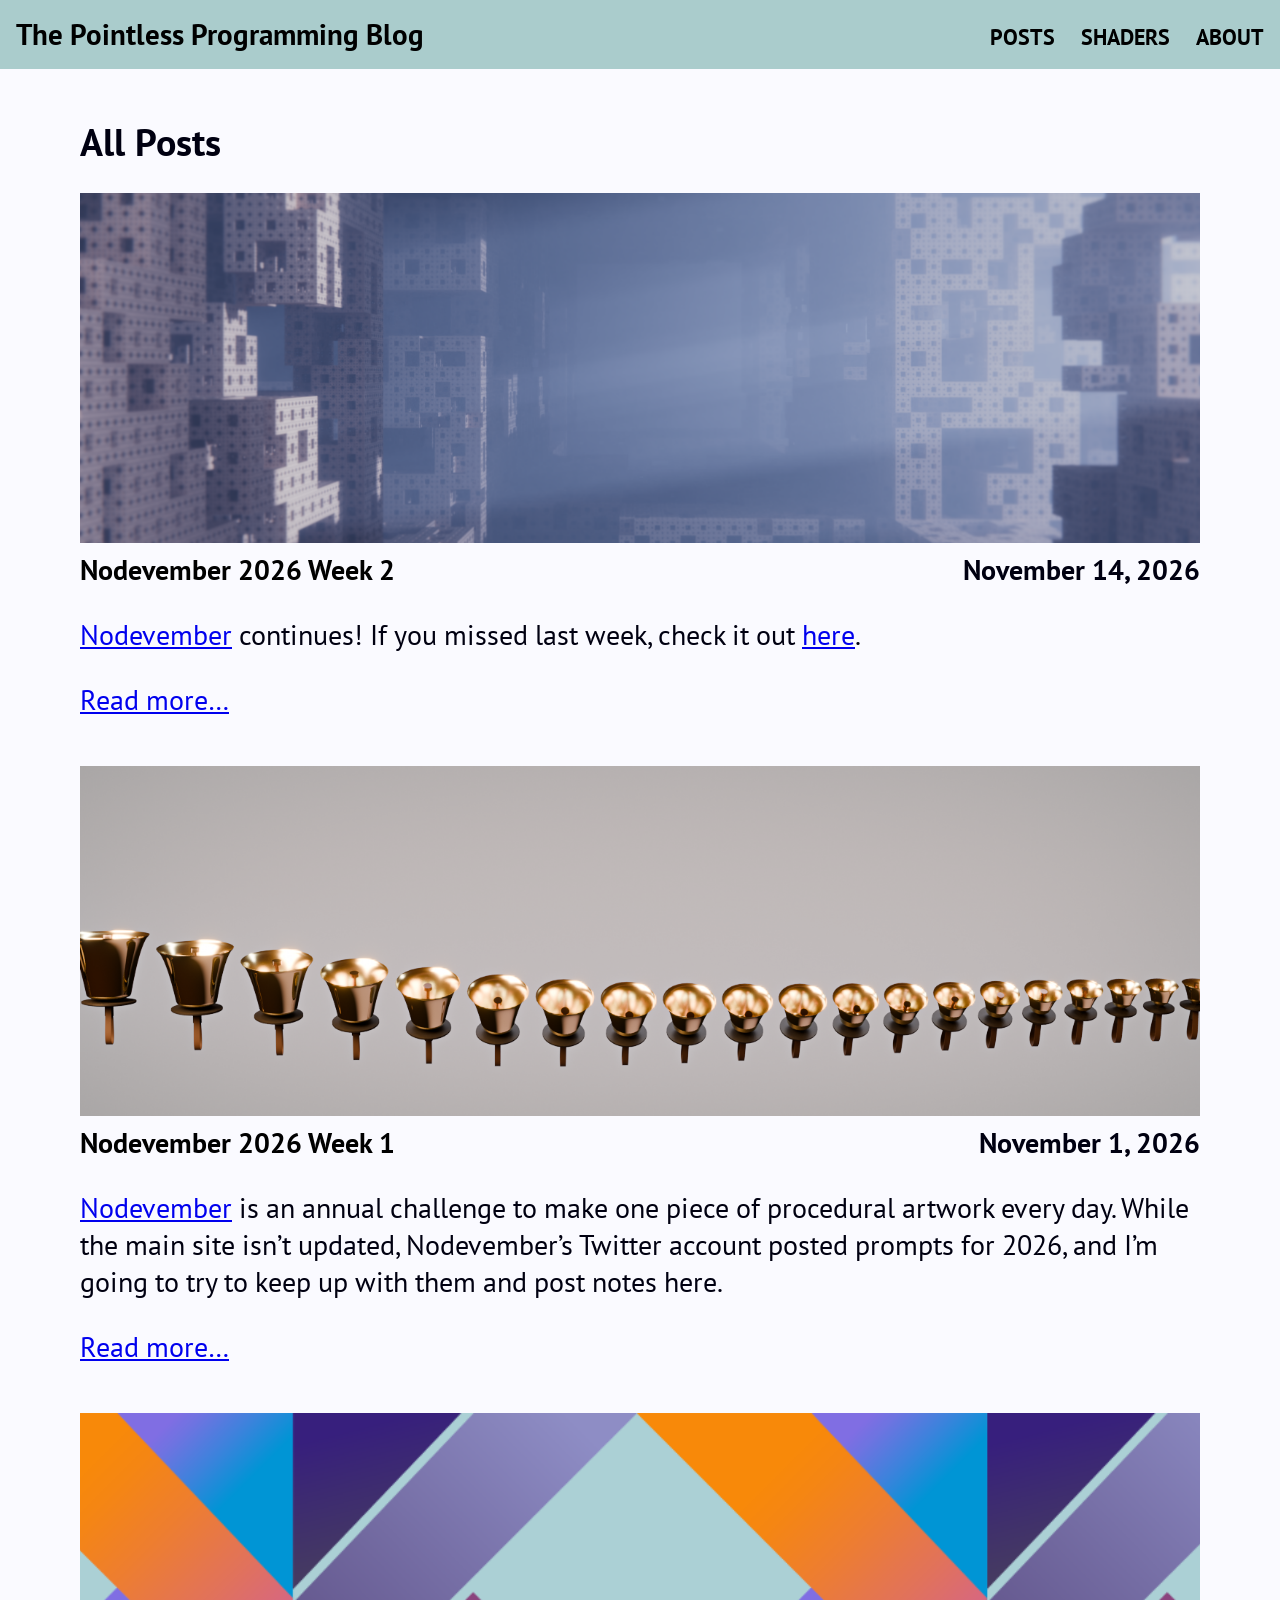
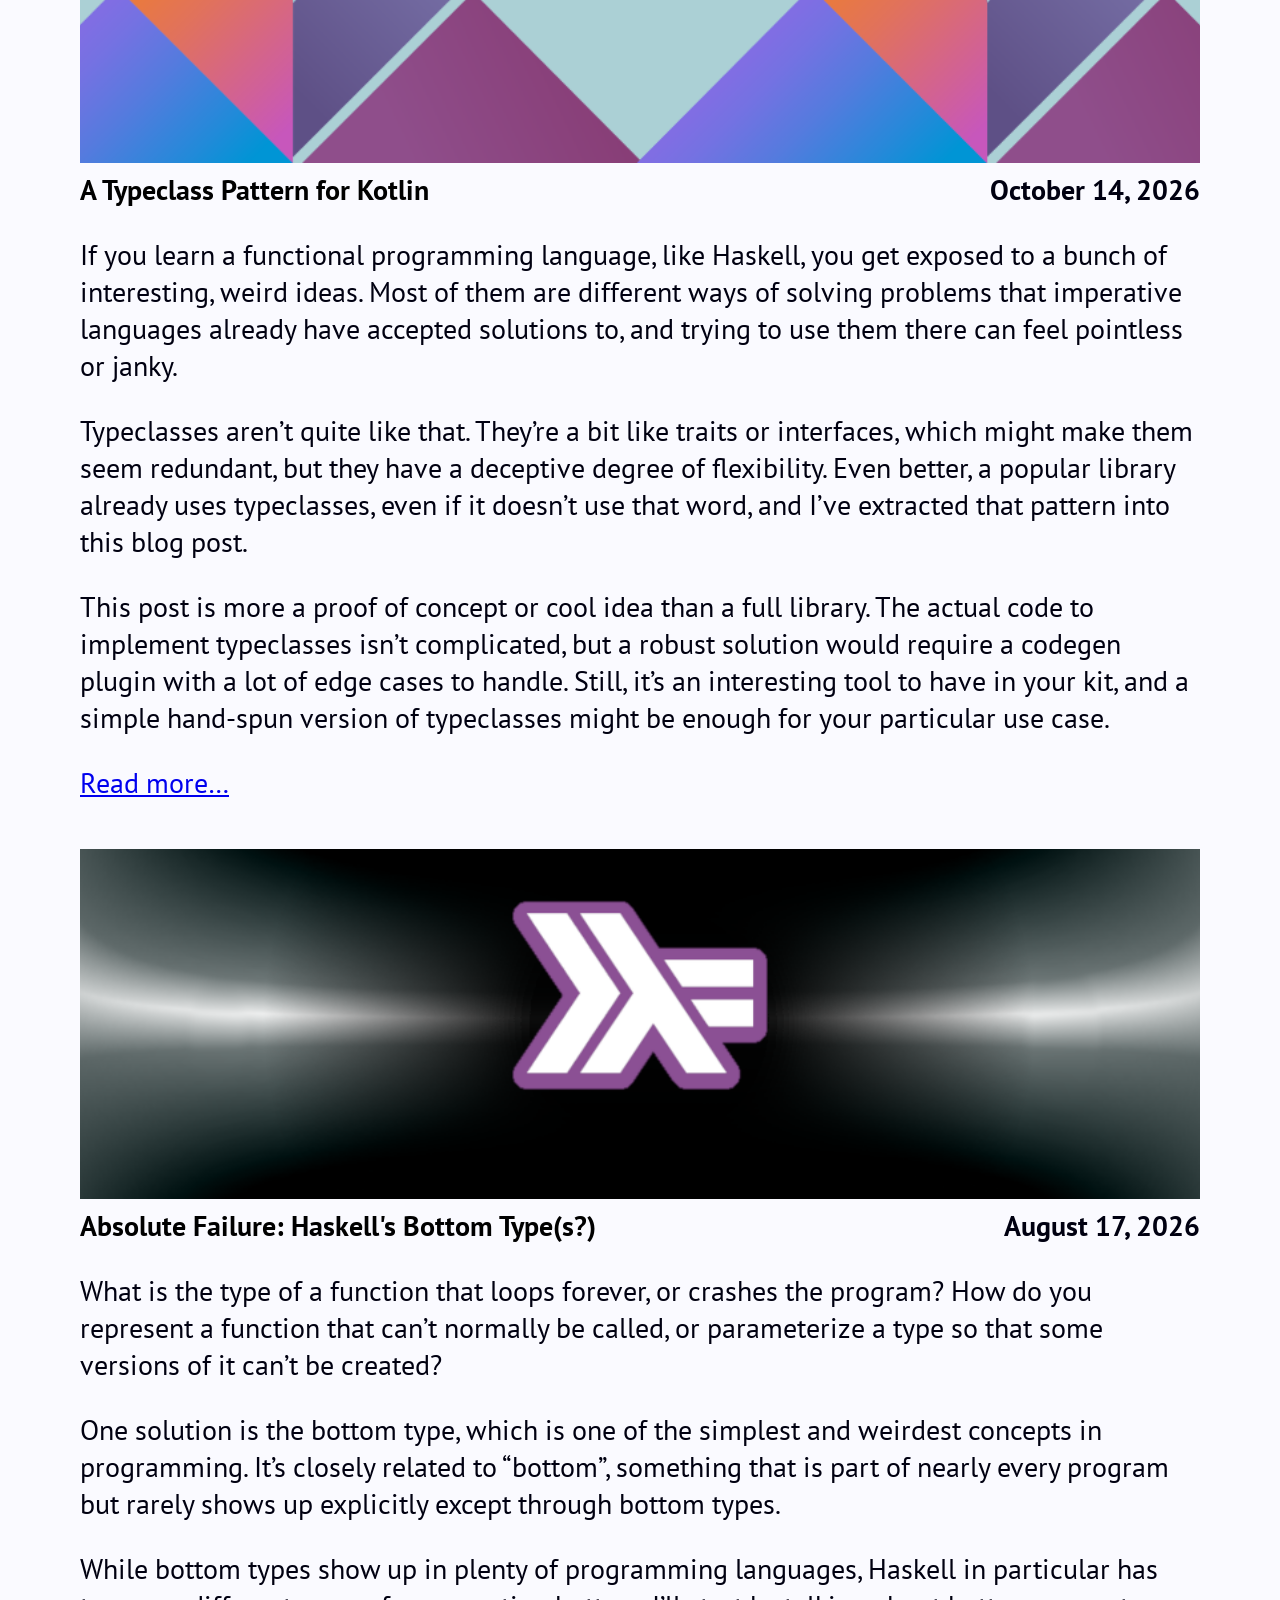
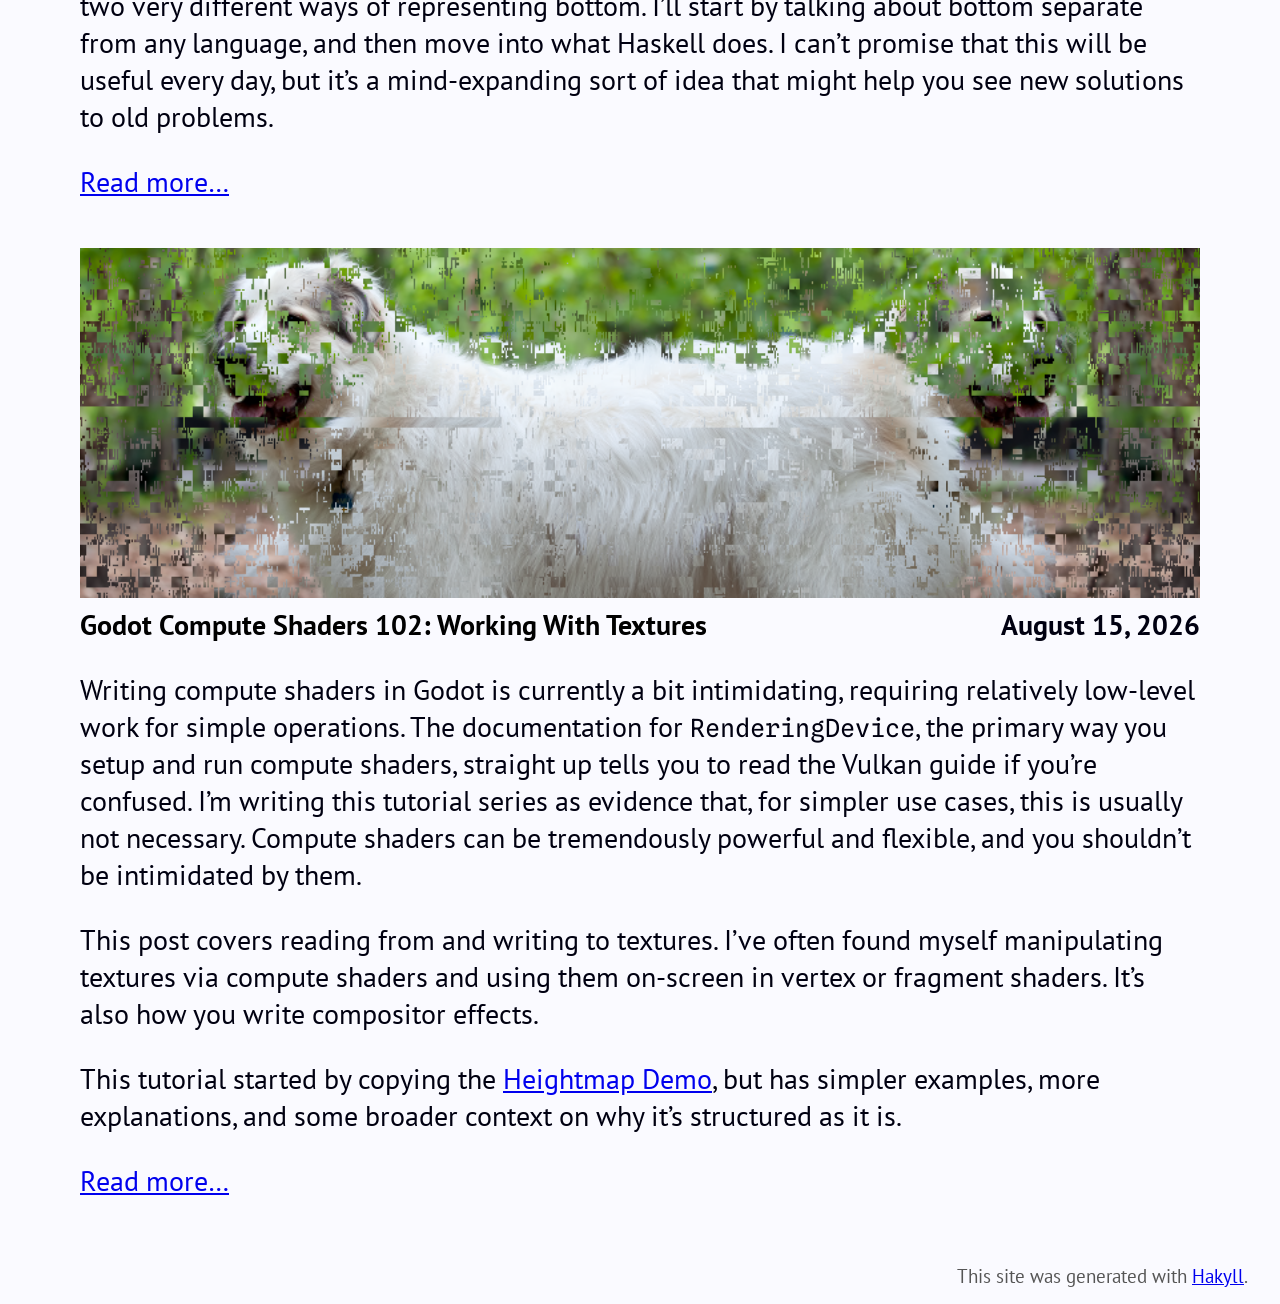
<file: docs/index.html>
<!doctype html>
<html lang="en">
    <head>
        <meta charset="utf-8">
        <meta http-equiv="x-ua-compatible" content="ie=edge">
        <meta name="viewport" content="width=device-width, initial-scale=1">
        <title>Pointless Programming</title>
        <link rel="stylesheet" href="./css/syntax.css" />
        <link rel="stylesheet" href="./css/default.css" />
        <link rel="preconnect" href="https://fonts.googleapis.com">
        <link rel="preconnect" href="https://fonts.gstatic.com" crossorigin>
        <link href="https://fonts.googleapis.com/css2?family=PT+Sans:ital,wght@0,400;0,700;1,400;1,700&family=Spline+Sans+Mono:ital,wght@0,300..700;1,300..700&display=swap" rel="stylesheet">

    </head>
    <body>
        <header>
            
            <div class="noimg_header_links">
                <div class="logo">
                    <a href="./">The Pointless Programming Blog</a>
                </div>
                <nav>
                    <a href="./">Posts</a>
                    <a href="./shaders.html">Shaders</a>
                    <a href="./about.html">About</a>
                </nav>
            </div>
            
        </header>

        <main role="main">
            <h1>All Posts</h1>
            
<div class="post_teaser_item">
  
  <a href="./posts/2026-11-14-nodevember2.html"><img class="img_header_image" src="./images/nodevember2026/11-cavernous.png" /></a>
  
  <div>
      <a class="post_teaser_title" href="./posts/2026-11-14-nodevember2.html">Nodevember 2026 Week 2</a>
      <span class="post_teaser_body">November 14, 2026</span>
  </div>
  
  <p><a href="https://nodevember.com/">Nodevember</a> continues! If you missed last week, check it out <a href="./posts/2026-11-01-nodevember.html">here</a>.</p>

  
  <a href="./posts/2026-11-14-nodevember2.html">Read more…</a>
</div>

<div class="post_teaser_item">
  
  <a href="./posts/2026-11-01-nodevember.html"><img class="img_header_image" src="./images/nodevember2026/4-brass.png" /></a>
  
  <div>
      <a class="post_teaser_title" href="./posts/2026-11-01-nodevember.html">Nodevember 2026 Week 1</a>
      <span class="post_teaser_body">November  1, 2026</span>
  </div>
  
  <p><a href="https://nodevember.com/">Nodevember</a> is an annual challenge to make one piece of procedural artwork every day. While the main site isn’t updated, Nodevember’s Twitter account posted prompts for 2026, and I’m going to try to keep up with them and post notes here.</p>

  
  <a href="./posts/2026-11-01-nodevember.html">Read more…</a>
</div>

<div class="post_teaser_item">
  
  <a href="./posts/2026-10-14-kotlin-typeclasses.html"><img class="img_header_image" src="./images/kotlin-haskell-header.png" /></a>
  
  <div>
      <a class="post_teaser_title" href="./posts/2026-10-14-kotlin-typeclasses.html">A Typeclass Pattern for Kotlin</a>
      <span class="post_teaser_body">October 14, 2026</span>
  </div>
  
  <p>If you learn a functional programming language, like Haskell, you get exposed to a bunch of interesting, weird ideas. Most of them are different ways of solving problems that imperative languages already have accepted solutions to, and trying to use them there can feel pointless or janky.</p>
<p>Typeclasses aren’t quite like that. They’re a bit like traits or interfaces, which might make them seem redundant, but they have a deceptive degree of flexibility. Even better, a popular library already uses typeclasses, even if it doesn’t use that word, and I’ve extracted that pattern into this blog post.</p>
<p>This post is more a proof of concept or cool idea than a full library. The actual code to implement typeclasses isn’t complicated, but a robust solution would require a codegen plugin with a lot of edge cases to handle. Still, it’s an interesting tool to have in your kit, and a simple hand-spun version of typeclasses might be enough for your particular use case.</p>

  
  <a href="./posts/2026-10-14-kotlin-typeclasses.html">Read more…</a>
</div>

<div class="post_teaser_item">
  
  <a href="./posts/2026-08-17-haskell-bottom.html"><img class="img_header_image" src="./images/haskell-bottom-header.png" /></a>
  
  <div>
      <a class="post_teaser_title" href="./posts/2026-08-17-haskell-bottom.html">Absolute Failure: Haskell's Bottom Type(s?)</a>
      <span class="post_teaser_body">August 17, 2026</span>
  </div>
  
  <p>What is the type of a function that loops forever, or crashes the program? How do you represent a function that can’t normally be called, or parameterize a type so that some versions of it can’t be created?</p>
<p>One solution is the bottom type, which is one of the simplest and weirdest concepts in programming. It’s closely related to “bottom”, something that is part of nearly every program but rarely shows up explicitly except through bottom types.</p>
<p>While bottom types show up in plenty of programming languages, Haskell in particular has two very different ways of representing bottom. I’ll start by talking about bottom separate from any language, and then move into what Haskell does. I can’t promise that this will be useful every day, but it’s a mind-expanding sort of idea that might help you see new solutions to old problems.</p>

  
  <a href="./posts/2026-08-17-haskell-bottom.html">Read more…</a>
</div>

<div class="post_teaser_item">
  
  <a href="./posts/2026-08-15-godot-compute.html"><img class="img_header_image" src="./images/compute-shader-header.png" /></a>
  
  <div>
      <a class="post_teaser_title" href="./posts/2026-08-15-godot-compute.html">Godot Compute Shaders 102: Working With Textures</a>
      <span class="post_teaser_body">August 15, 2026</span>
  </div>
  
  <p>Writing compute shaders in Godot is currently a bit intimidating, requiring relatively low-level work for simple operations. The documentation for <code>RenderingDevice</code>, the primary way you setup and run compute shaders, straight up tells you to read the Vulkan guide if you’re confused. I’m writing this tutorial series as evidence that, for simpler use cases, this is usually not necessary. Compute shaders can be tremendously powerful and flexible, and you shouldn’t be intimidated by them.</p>
<p>This post covers reading from and writing to textures. I’ve often found myself manipulating textures via compute shaders and using them on-screen in vertex or fragment shaders. It’s also how you write compositor effects.</p>
<p>This tutorial started by copying the <a href="https://github.com/godotengine/godot-demo-projects/tree/master/compute/heightmap">Heightmap Demo</a>, but has simpler examples, more explanations, and some broader context on why it’s structured as it is.</p>

  
  <a href="./posts/2026-08-15-godot-compute.html">Read more…</a>
</div>



        </main>

        <footer>
            This site was generated with
            <a href="http://jaspervdj.be/hakyll">Hakyll</a>.
        </footer>
    </body>
</html>
</file>
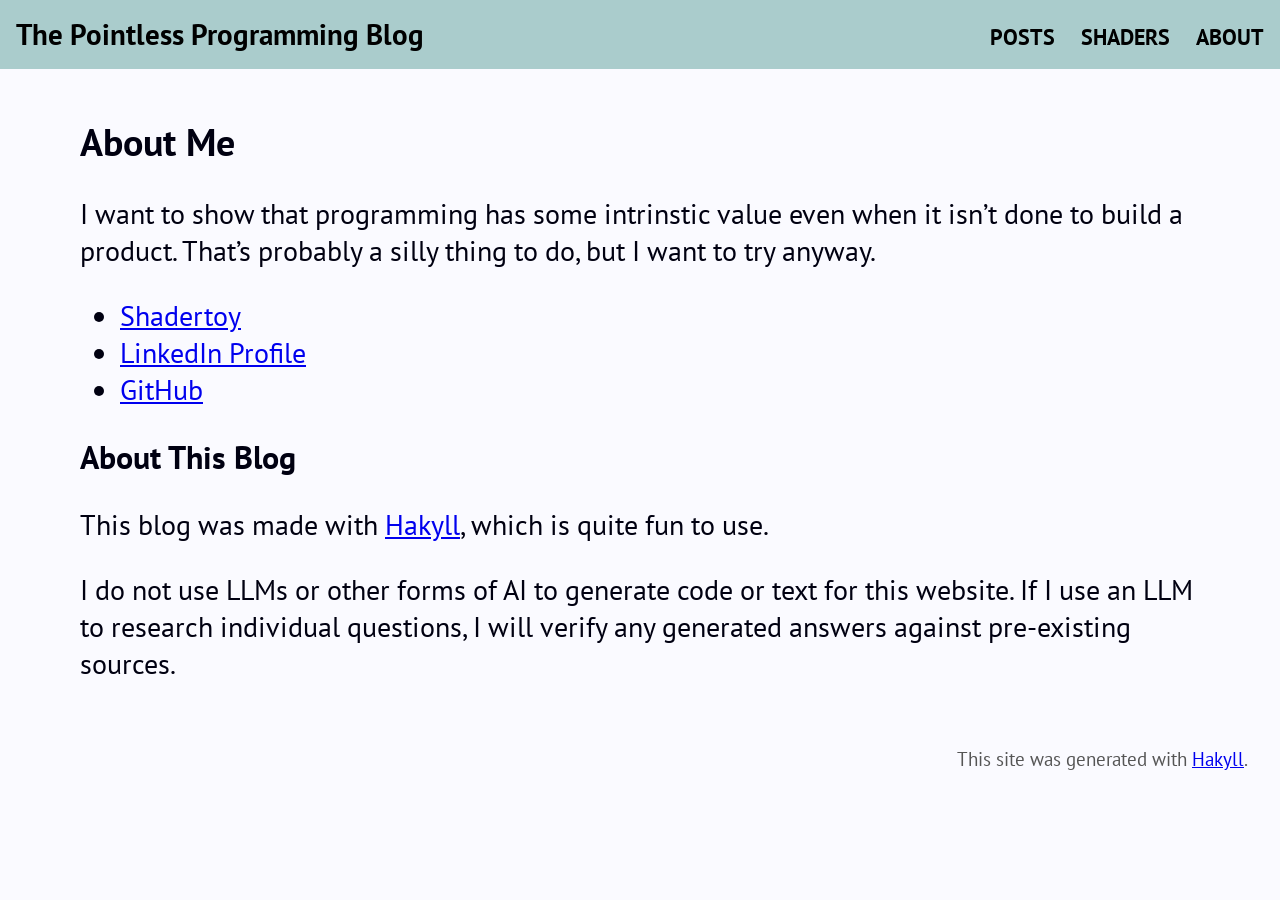
<file: docs/about.html>
<!doctype html>
<html lang="en">
    <head>
        <meta charset="utf-8">
        <meta http-equiv="x-ua-compatible" content="ie=edge">
        <meta name="viewport" content="width=device-width, initial-scale=1">
        <title>Pointless Programming</title>
        <link rel="stylesheet" href="./css/syntax.css" />
        <link rel="stylesheet" href="./css/default.css" />
        <link rel="preconnect" href="https://fonts.googleapis.com">
        <link rel="preconnect" href="https://fonts.gstatic.com" crossorigin>
        <link href="https://fonts.googleapis.com/css2?family=PT+Sans:ital,wght@0,400;0,700;1,400;1,700&family=Spline+Sans+Mono:ital,wght@0,300..700;1,300..700&display=swap" rel="stylesheet">

    </head>
    <body>
        <header>
            
            <div class="noimg_header_links">
                <div class="logo">
                    <a href="./">The Pointless Programming Blog</a>
                </div>
                <nav>
                    <a href="./">Posts</a>
                    <a href="./shaders.html">Shaders</a>
                    <a href="./about.html">About</a>
                </nav>
            </div>
            
        </header>

        <main role="main">
            <h1>About Me</h1>
            <p>I want to show that programming has some intrinstic value even when it isn’t done to build a product. That’s probably a silly thing to do, but I want to try anyway.</p>
<ul>
<li><a href="https://www.shadertoy.com/user/TheBen27">Shadertoy</a></li>
<li><a href="https://www.linkedin.com/in/benjamin-powell-9b7374ba/">LinkedIn Profile</a></li>
<li><a href="https://github.com/TheBen27">GitHub</a></li>
</ul>
<h2 id="about-this-blog">About This Blog</h2>
<p>This blog was made with <a href="https://jaspervdj.be/hakyll/">Hakyll</a>, which is quite fun to use.</p>
<p>I do not use LLMs or other forms of AI to generate code or text for this website. If I use an LLM to research individual questions, I will verify any generated answers against pre-existing sources.</p>
        </main>

        <footer>
            This site was generated with
            <a href="http://jaspervdj.be/hakyll">Hakyll</a>.
        </footer>
    </body>
</html>
</file>
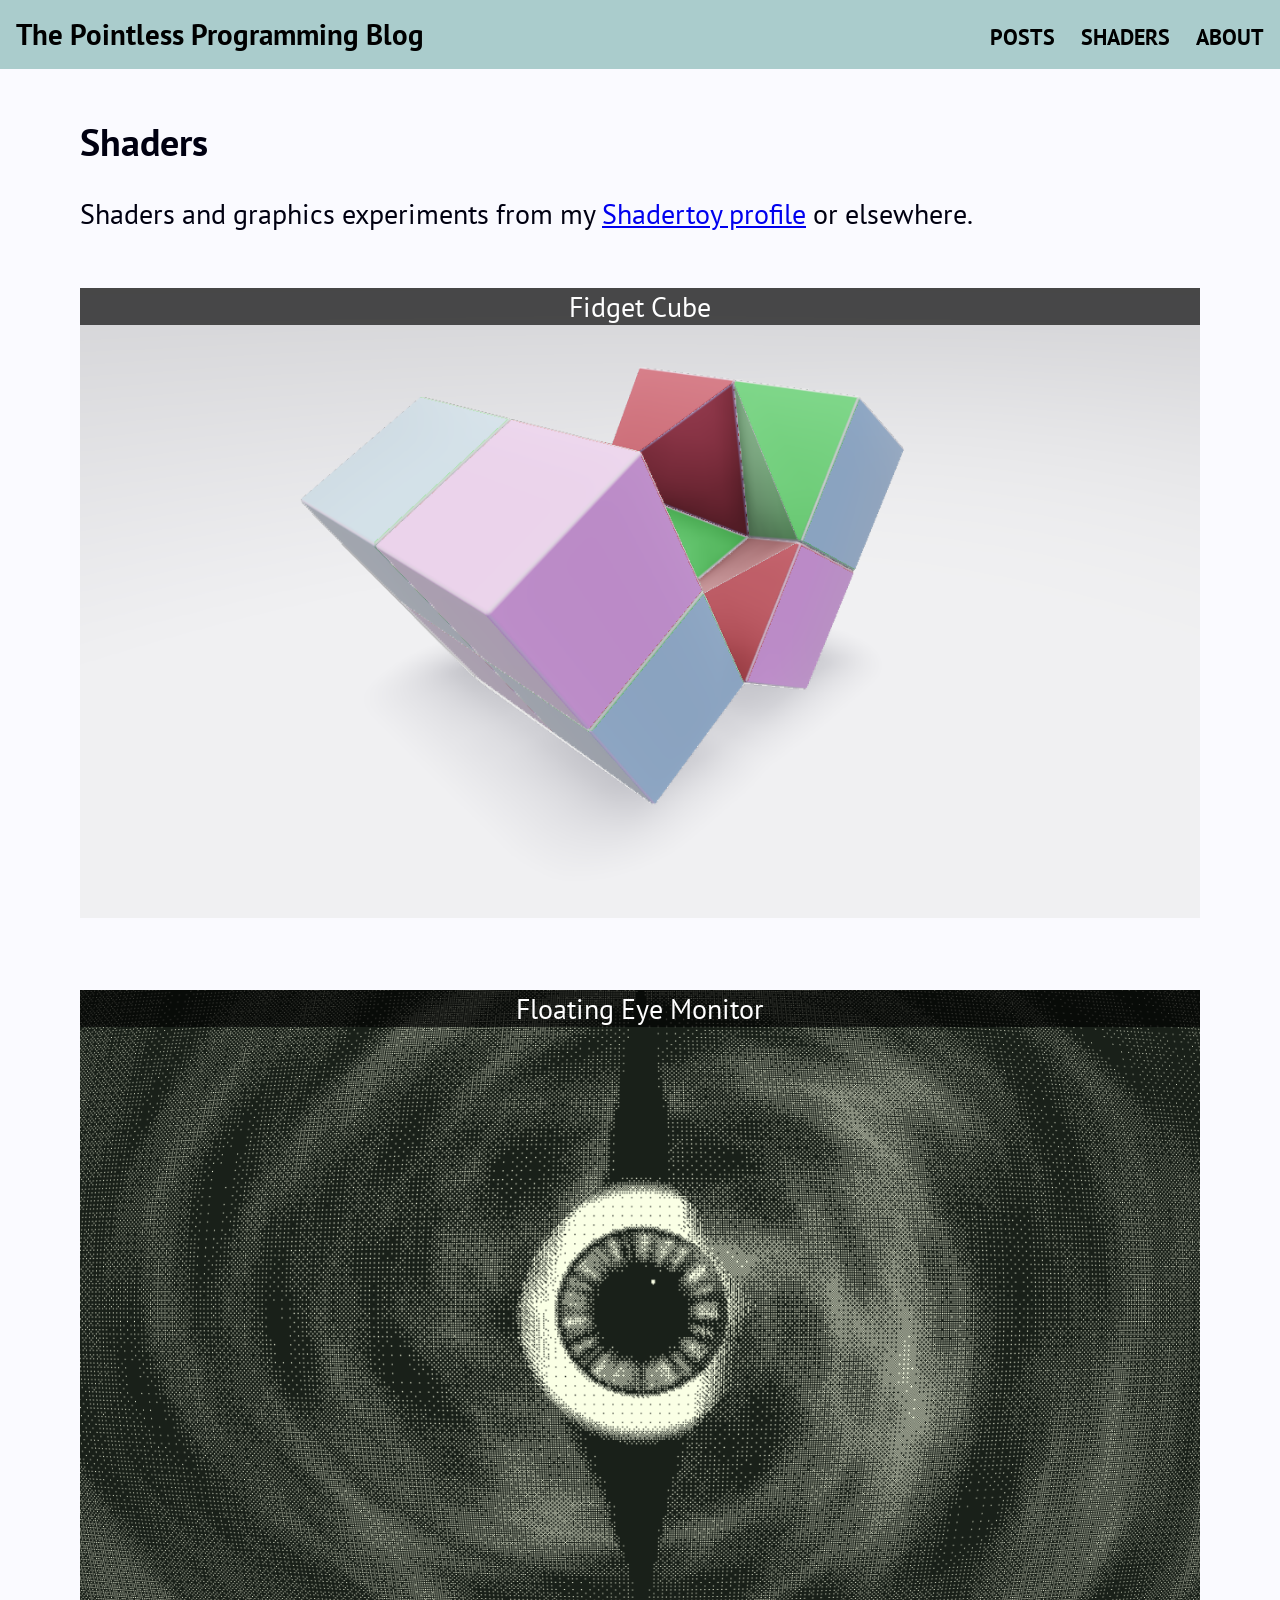
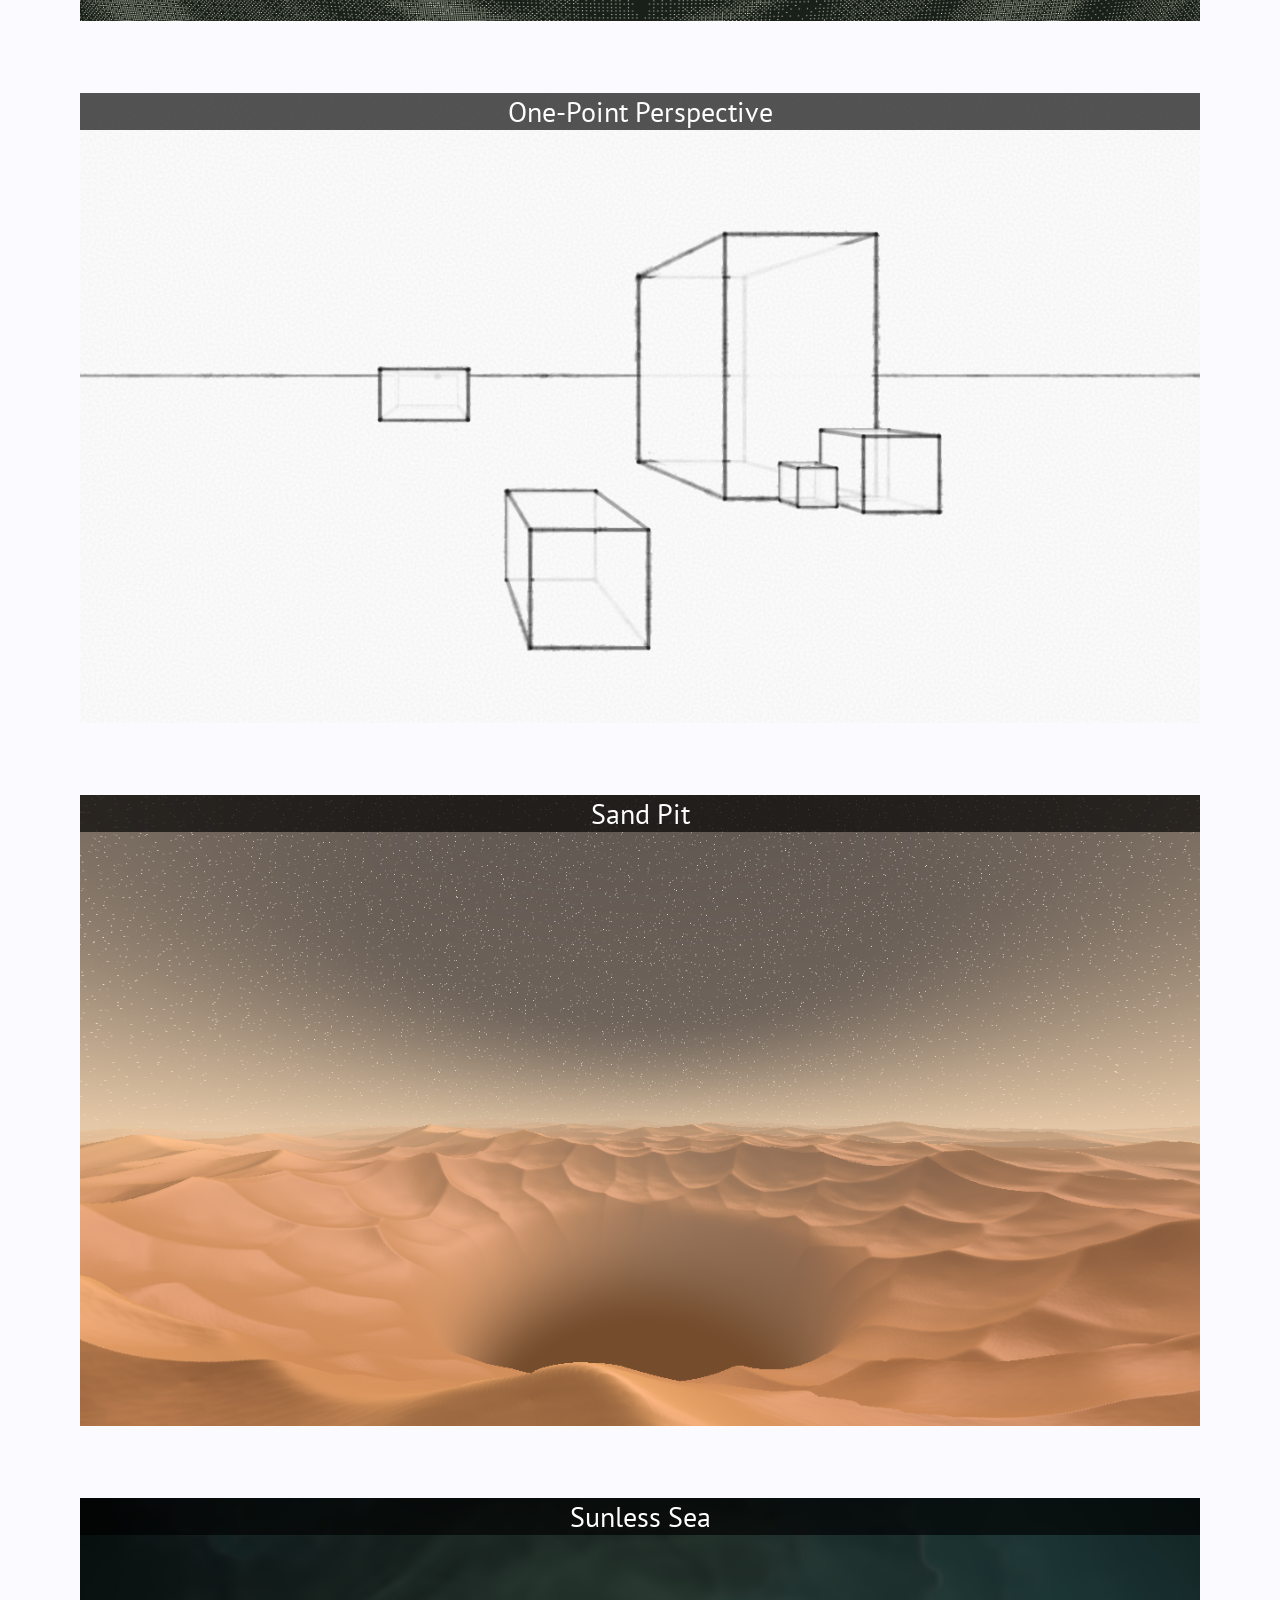
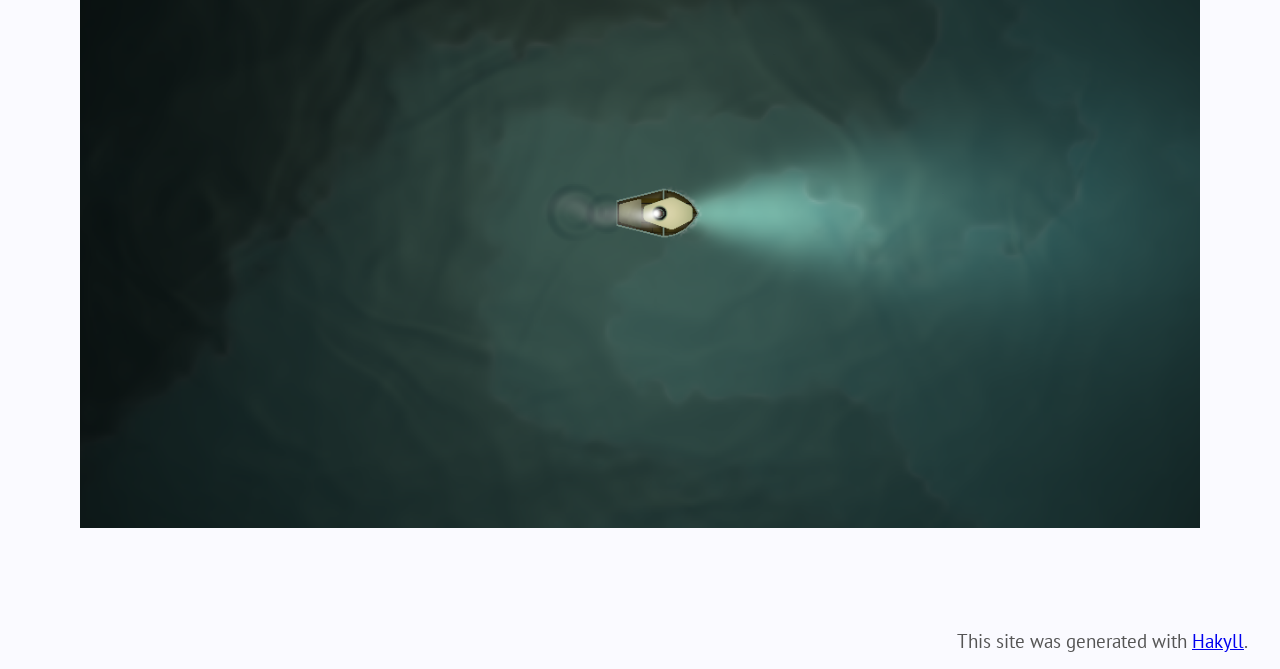
<file: docs/shaders.html>
<!doctype html>
<html lang="en">
    <head>
        <meta charset="utf-8">
        <meta http-equiv="x-ua-compatible" content="ie=edge">
        <meta name="viewport" content="width=device-width, initial-scale=1">
        <title>Pointless Programming</title>
        <link rel="stylesheet" href="./css/syntax.css" />
        <link rel="stylesheet" href="./css/default.css" />
        <link rel="preconnect" href="https://fonts.googleapis.com">
        <link rel="preconnect" href="https://fonts.gstatic.com" crossorigin>
        <link href="https://fonts.googleapis.com/css2?family=PT+Sans:ital,wght@0,400;0,700;1,400;1,700&family=Spline+Sans+Mono:ital,wght@0,300..700;1,300..700&display=swap" rel="stylesheet">

    </head>
    <body>
        <header>
            
            <div class="noimg_header_links">
                <div class="logo">
                    <a href="./">The Pointless Programming Blog</a>
                </div>
                <nav>
                    <a href="./">Posts</a>
                    <a href="./shaders.html">Shaders</a>
                    <a href="./about.html">About</a>
                </nav>
            </div>
            
        </header>

        <main role="main">
            <h1>Shaders</h1>
            <p>Shaders and graphics experiments from my <a href="https://www.shadertoy.com/user/TheBen27">Shadertoy profile</a> or elsewhere.</p>
<div class="shaders_grid">
<p><a href="https://www.shadertoy.com/view/M3sXDS""" class="shaders_item">
<img src="./images/shadertoy-fidget-cube.png" />
<span class="shaders_title">Fidget Cube</a>
</a></p>
<p><a href="https://www.shadertoy.com/view/lfjSRh""" class="shaders_item">
<img src="./images/shadertoy-floating-eye-monitor.png" />
<span class="shaders_title">Floating Eye Monitor</a>
</a></p>
<p><a href="https://www.shadertoy.com/view/l3f3WM""" class="shaders_item">
<img src="./images/shadertoy-one-point-perspective.png" />
<span class="shaders_title">One-Point Perspective</a>
</a></p>
<p><a href="https://www.shadertoy.com/view/XcfXz2""" class="shaders_item">
<img src="./images/shadertoy-sand-pit.png" />
<span class="shaders_title">Sand Pit</a>
</a></p>
<p><a href="https://www.shadertoy.com/view/XccXWN""" class="shaders_item">
<img src="./images/shadertoy-sunless-sea.png" />
<span class="shaders_title">Sunless Sea</a>
</a></p>
</div>
        </main>

        <footer>
            This site was generated with
            <a href="http://jaspervdj.be/hakyll">Hakyll</a>.
        </footer>
    </body>
</html>
</file>
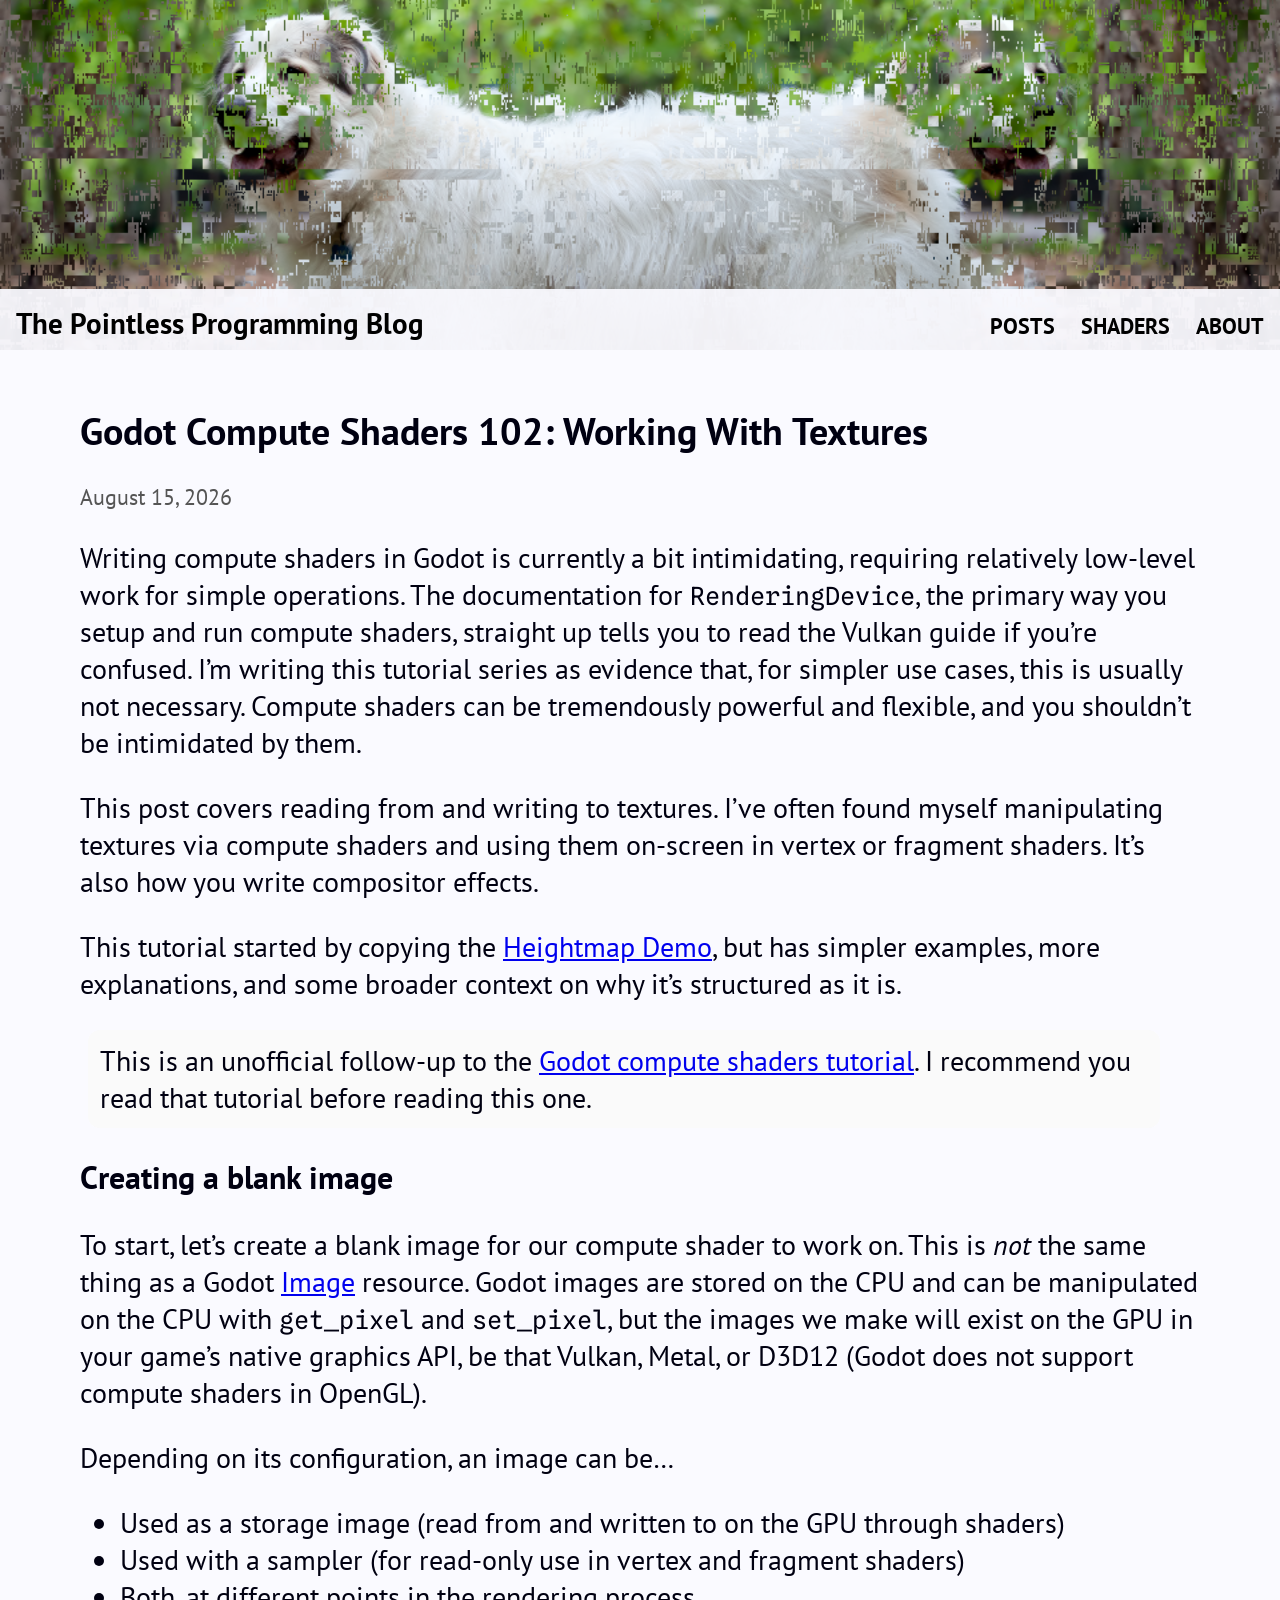
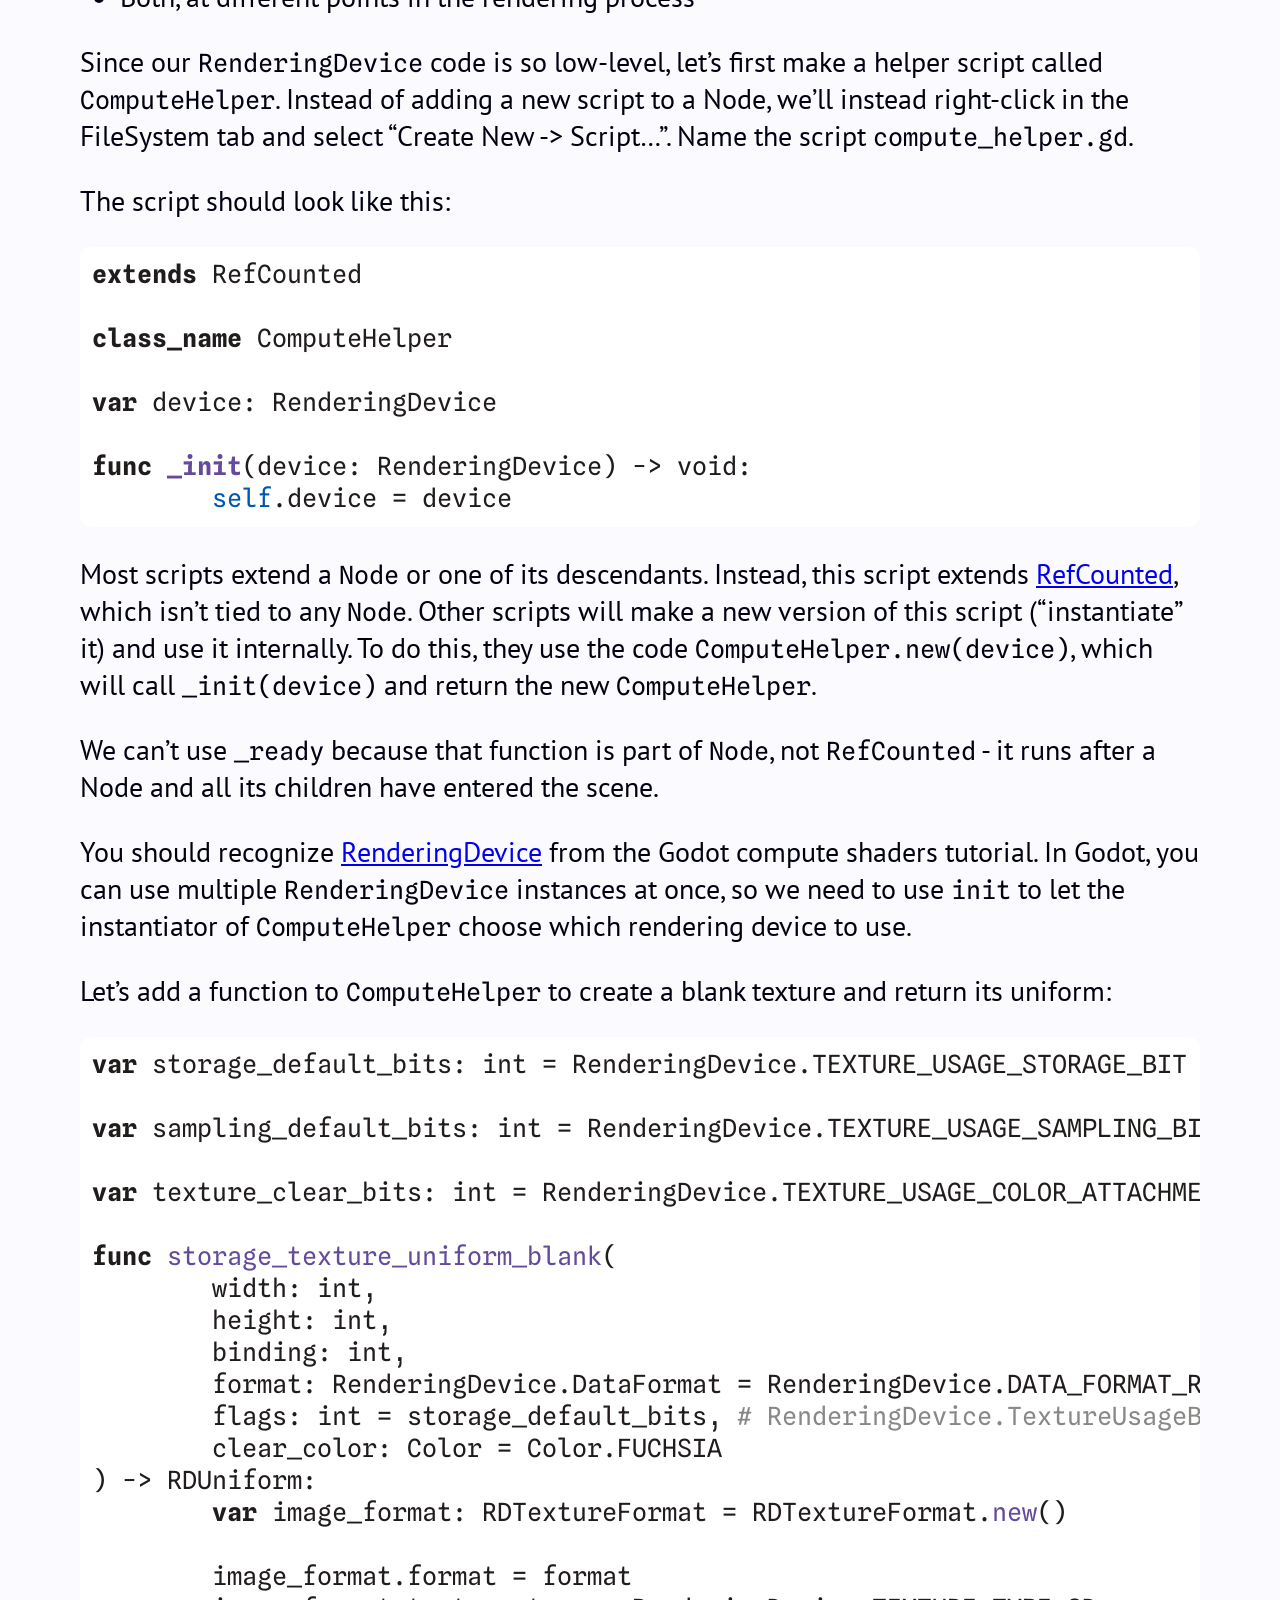
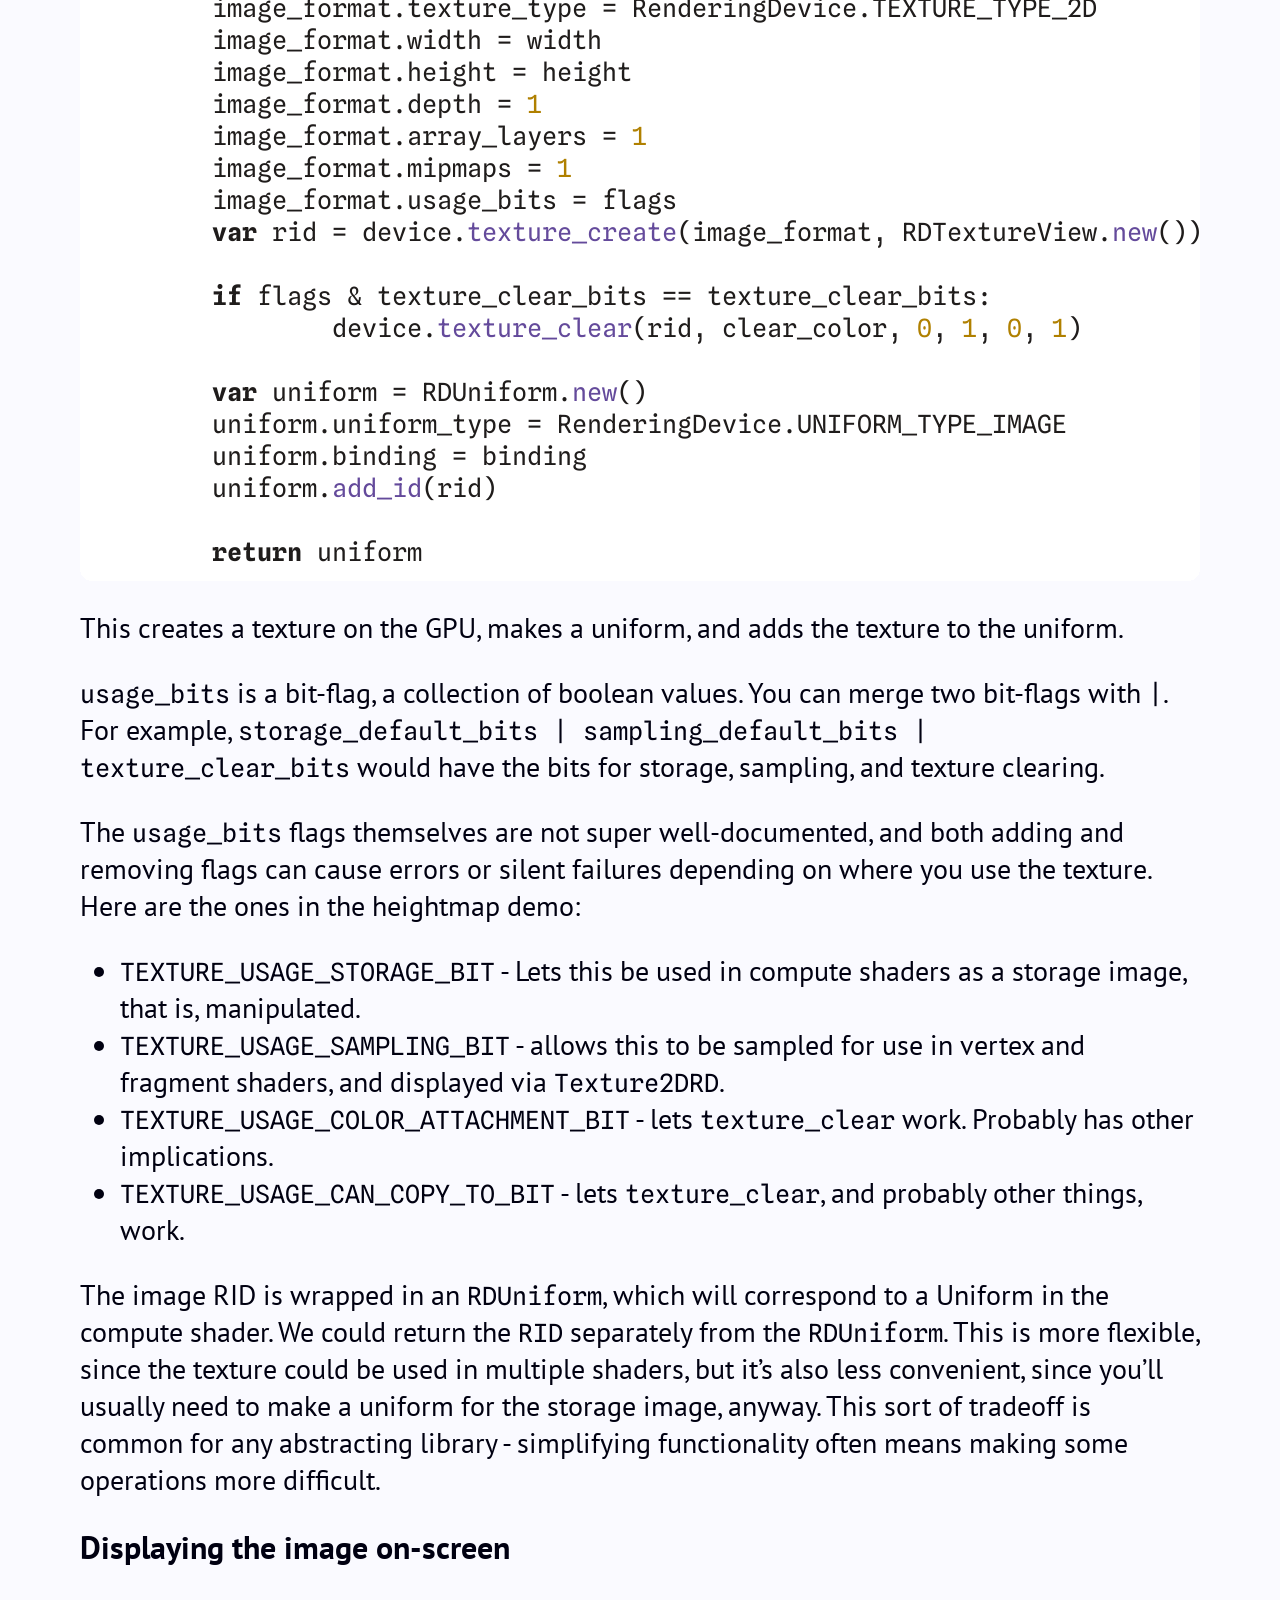
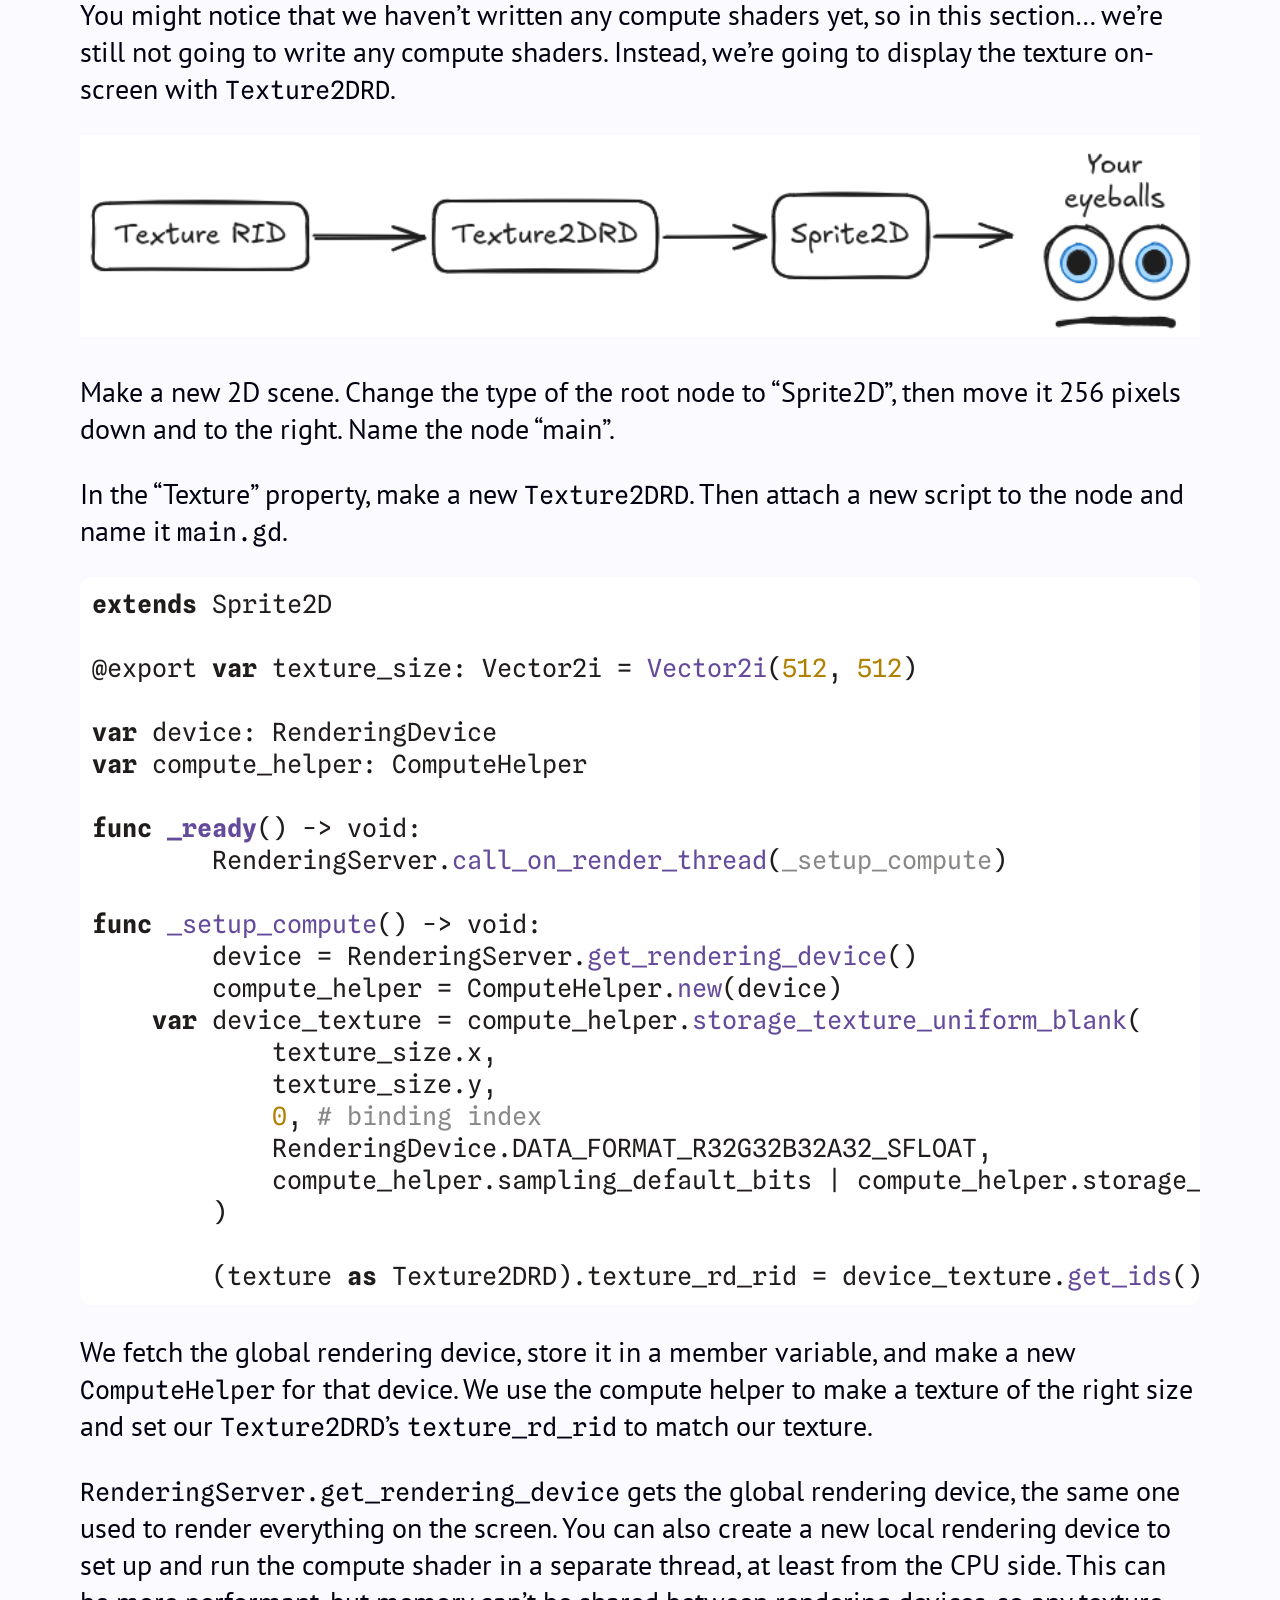
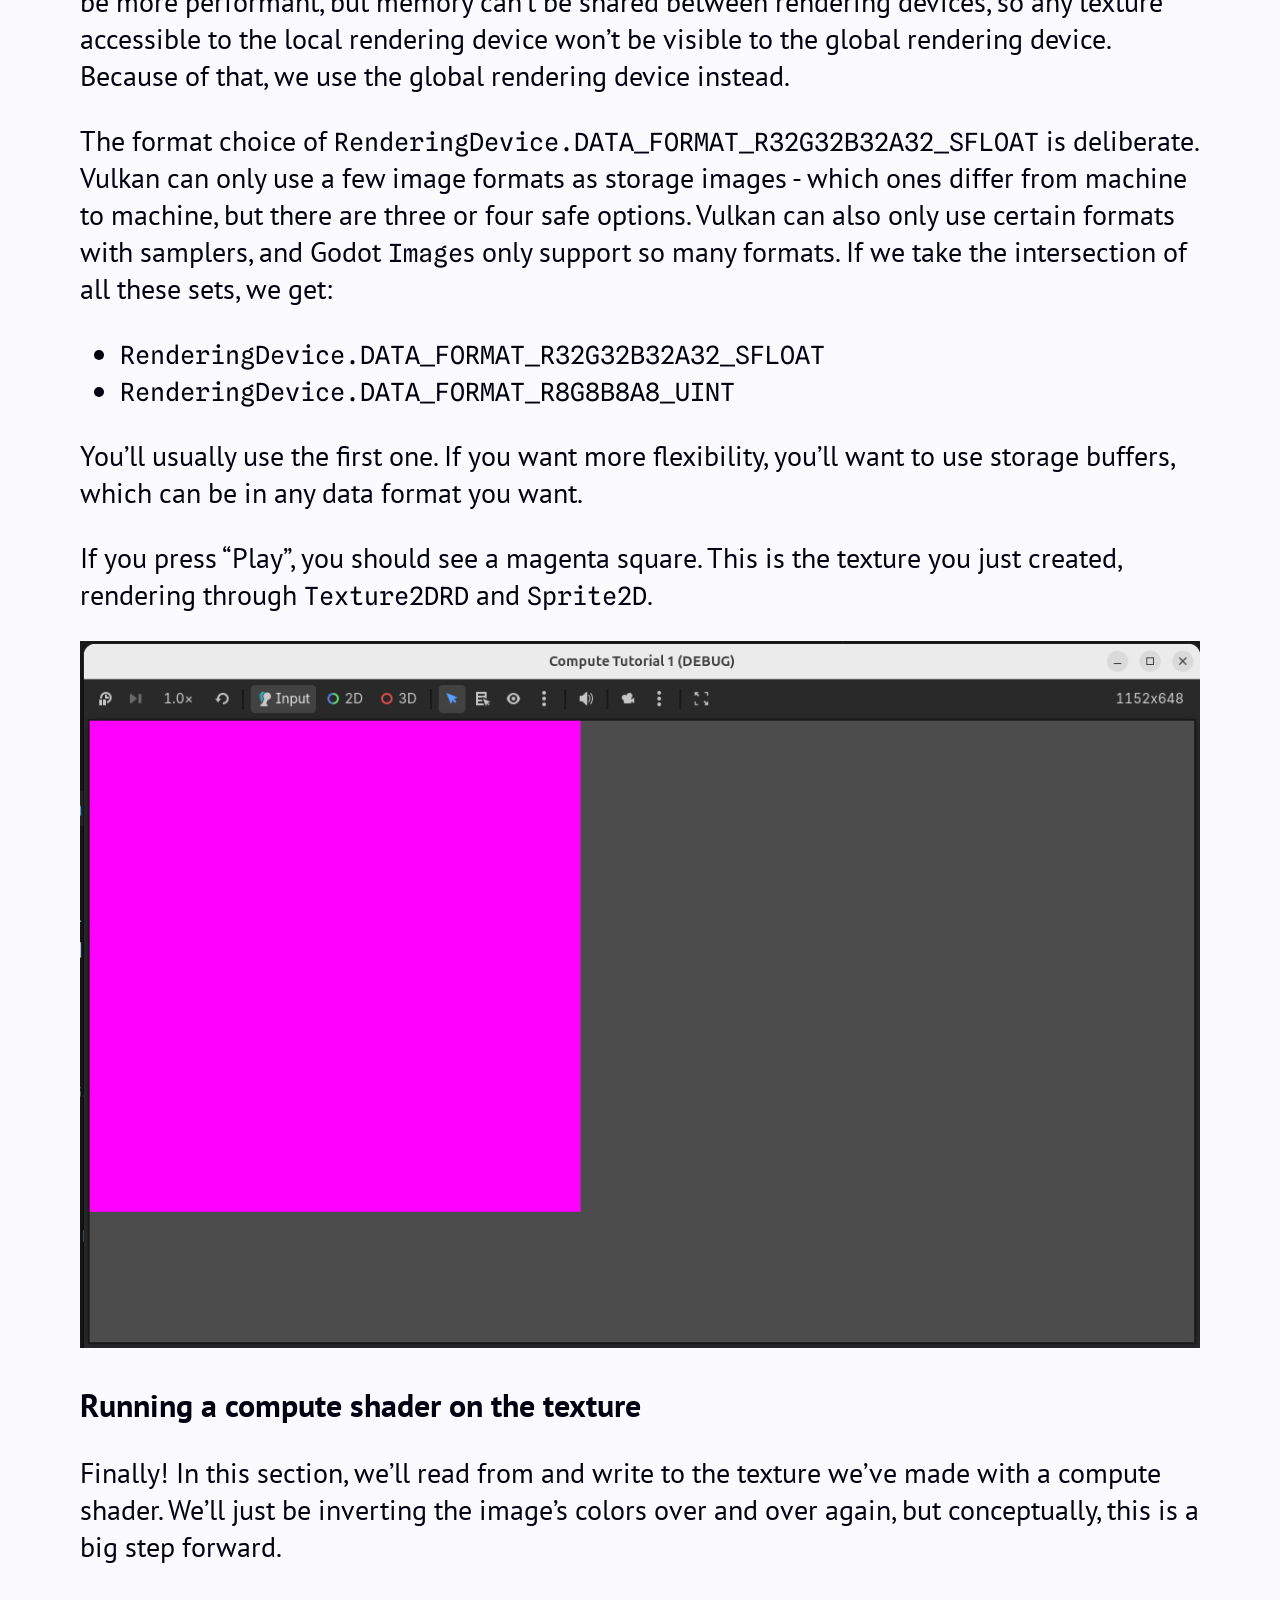
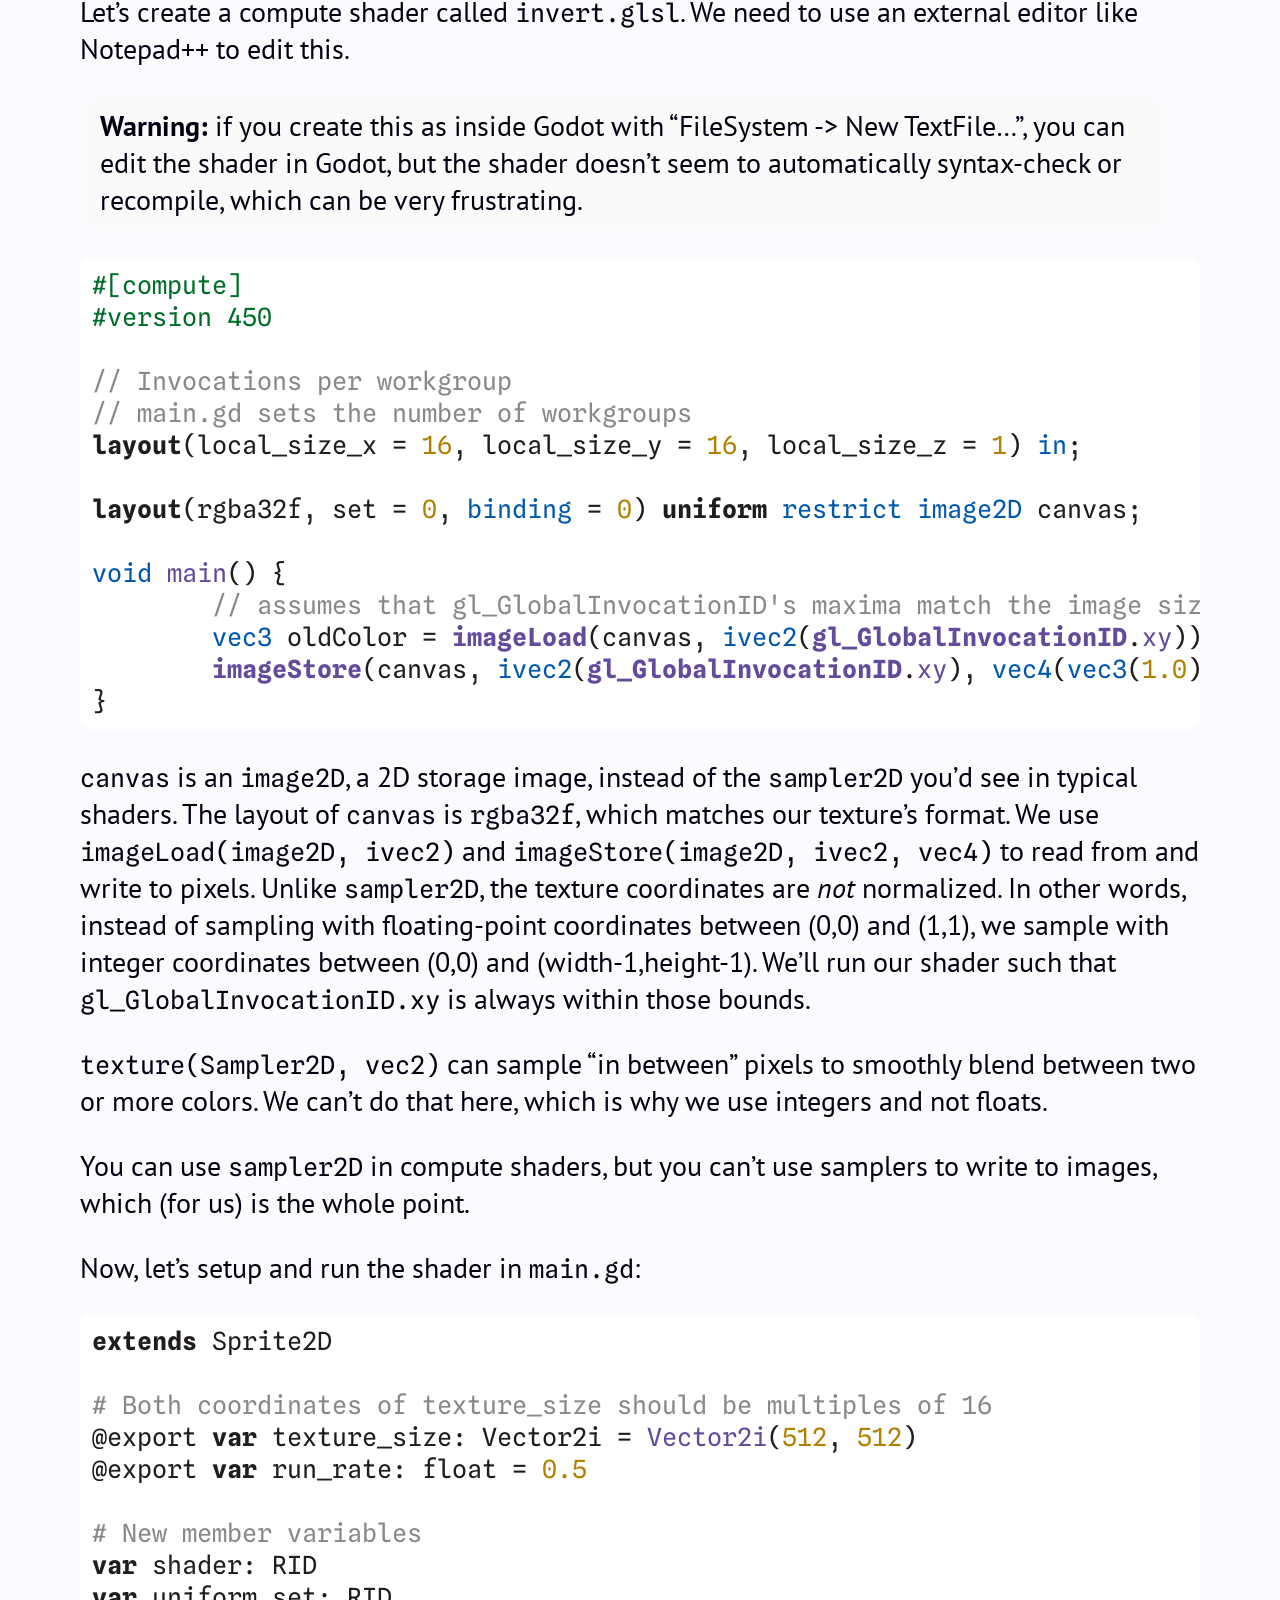
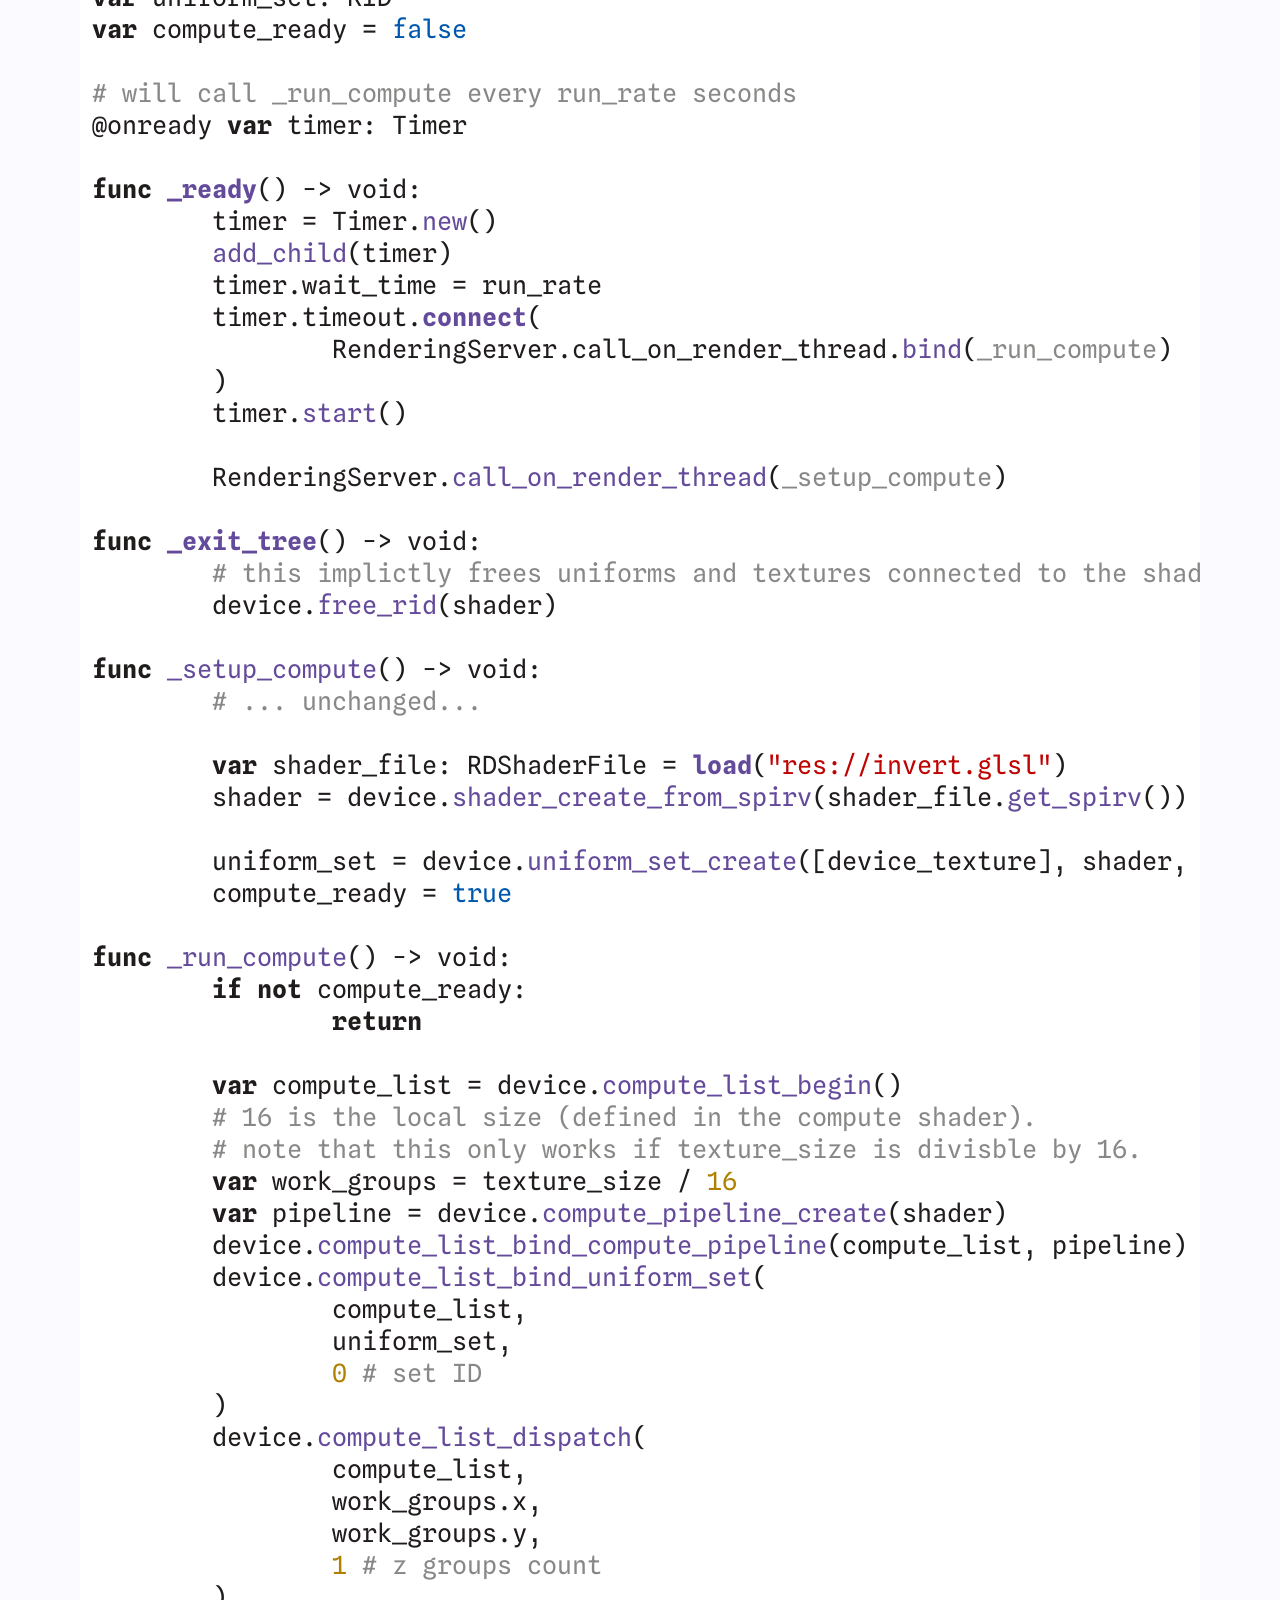
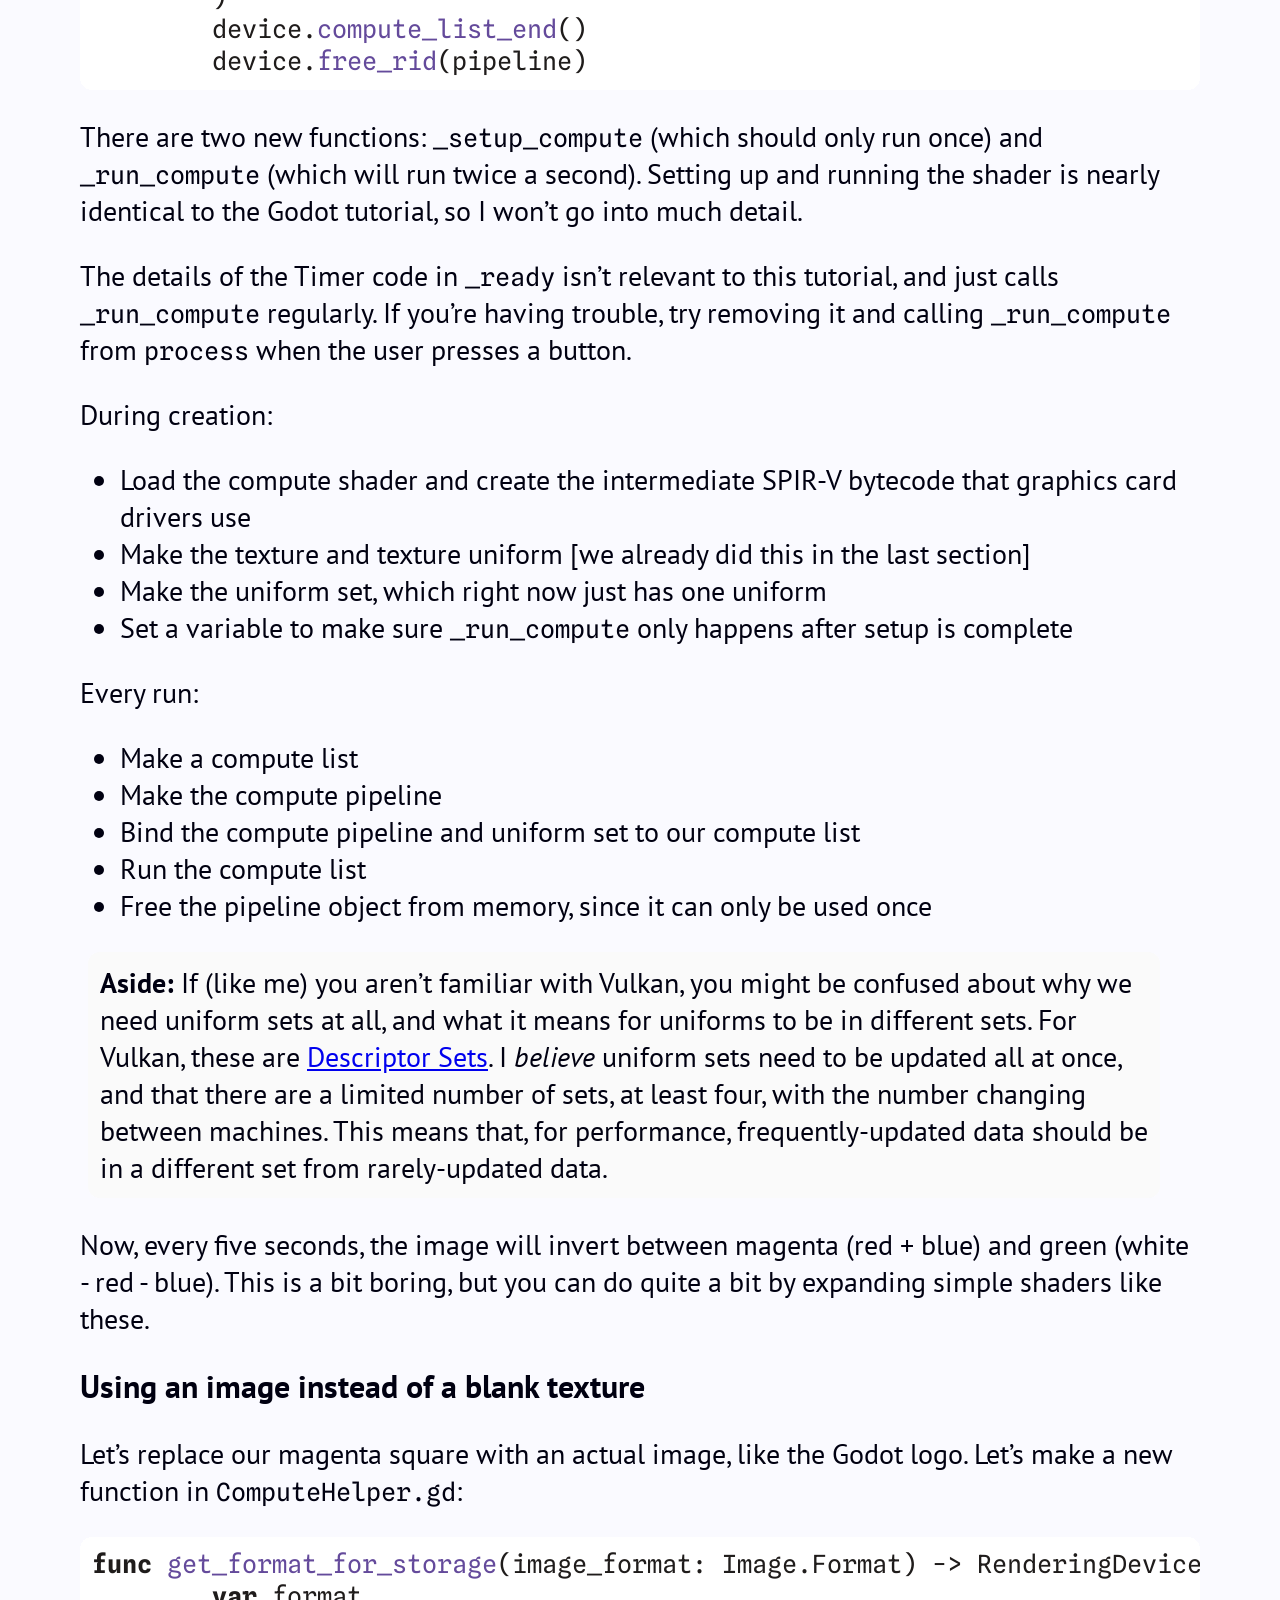
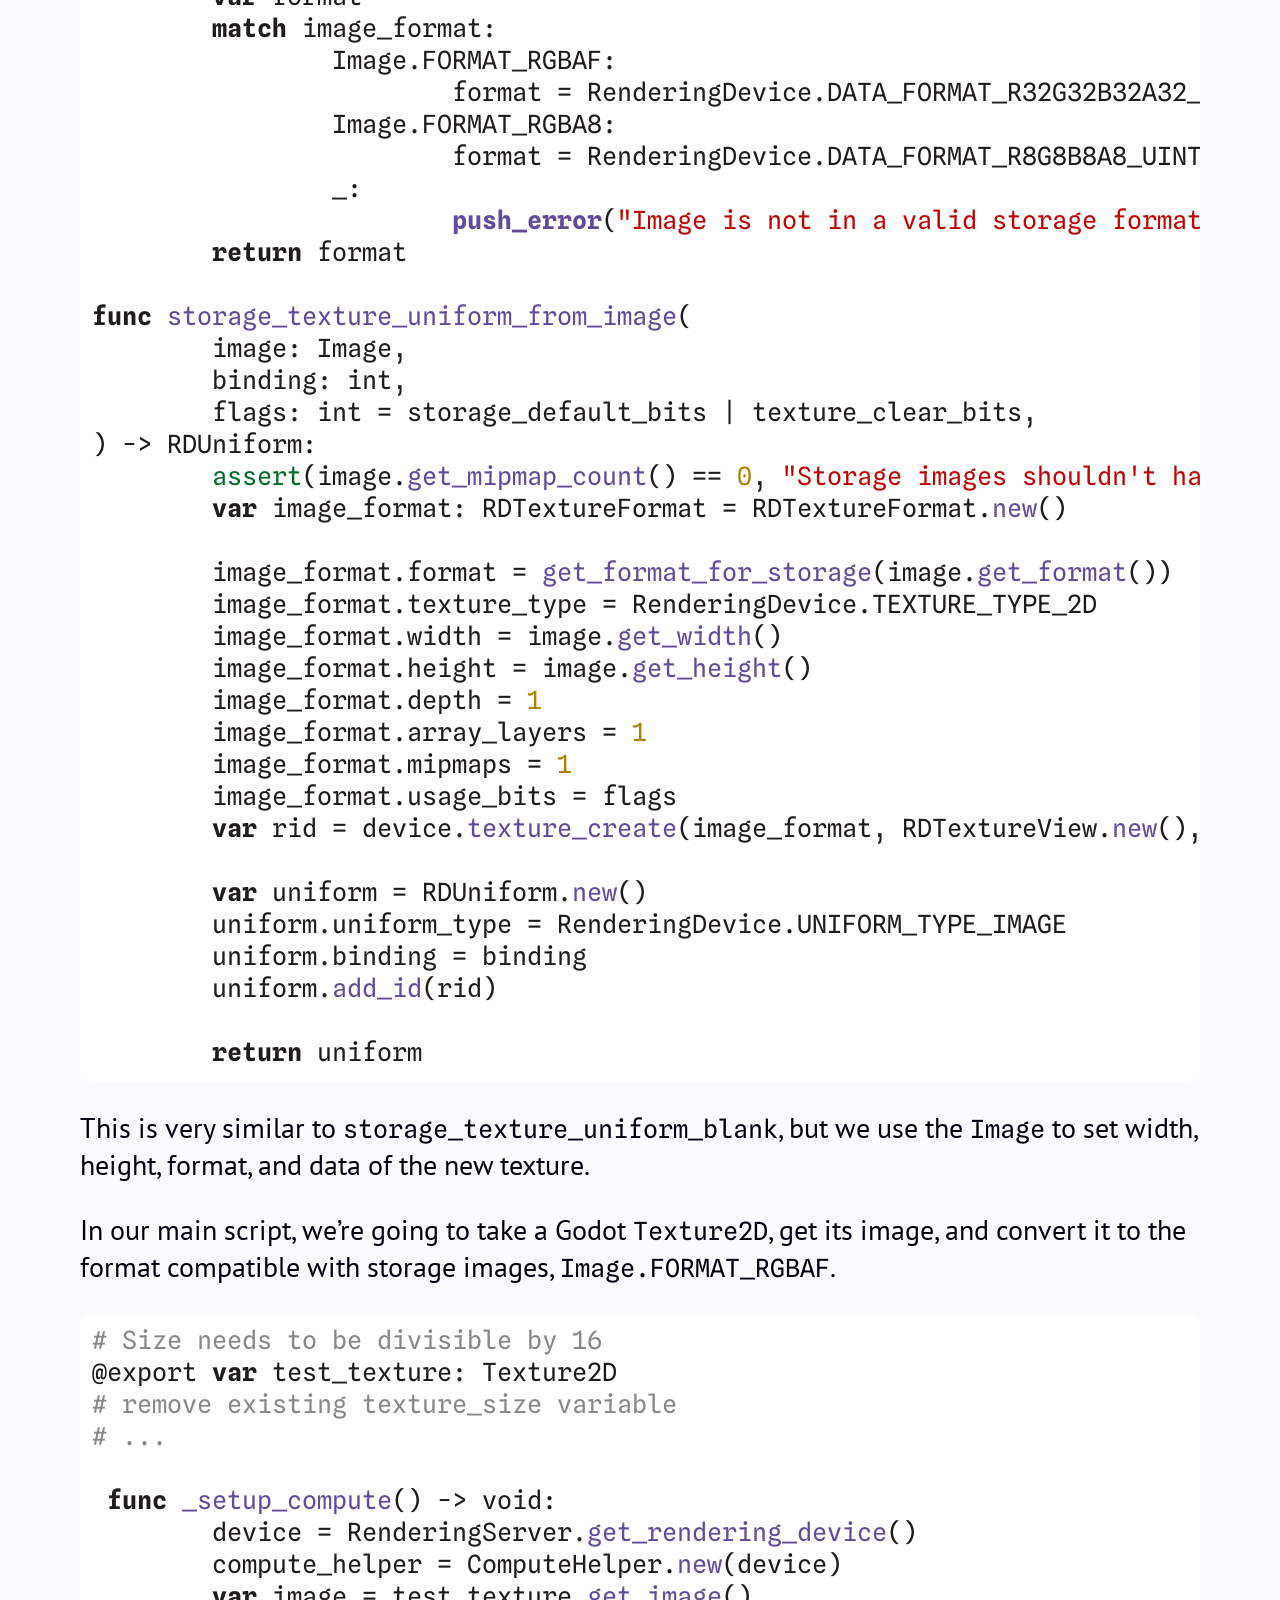
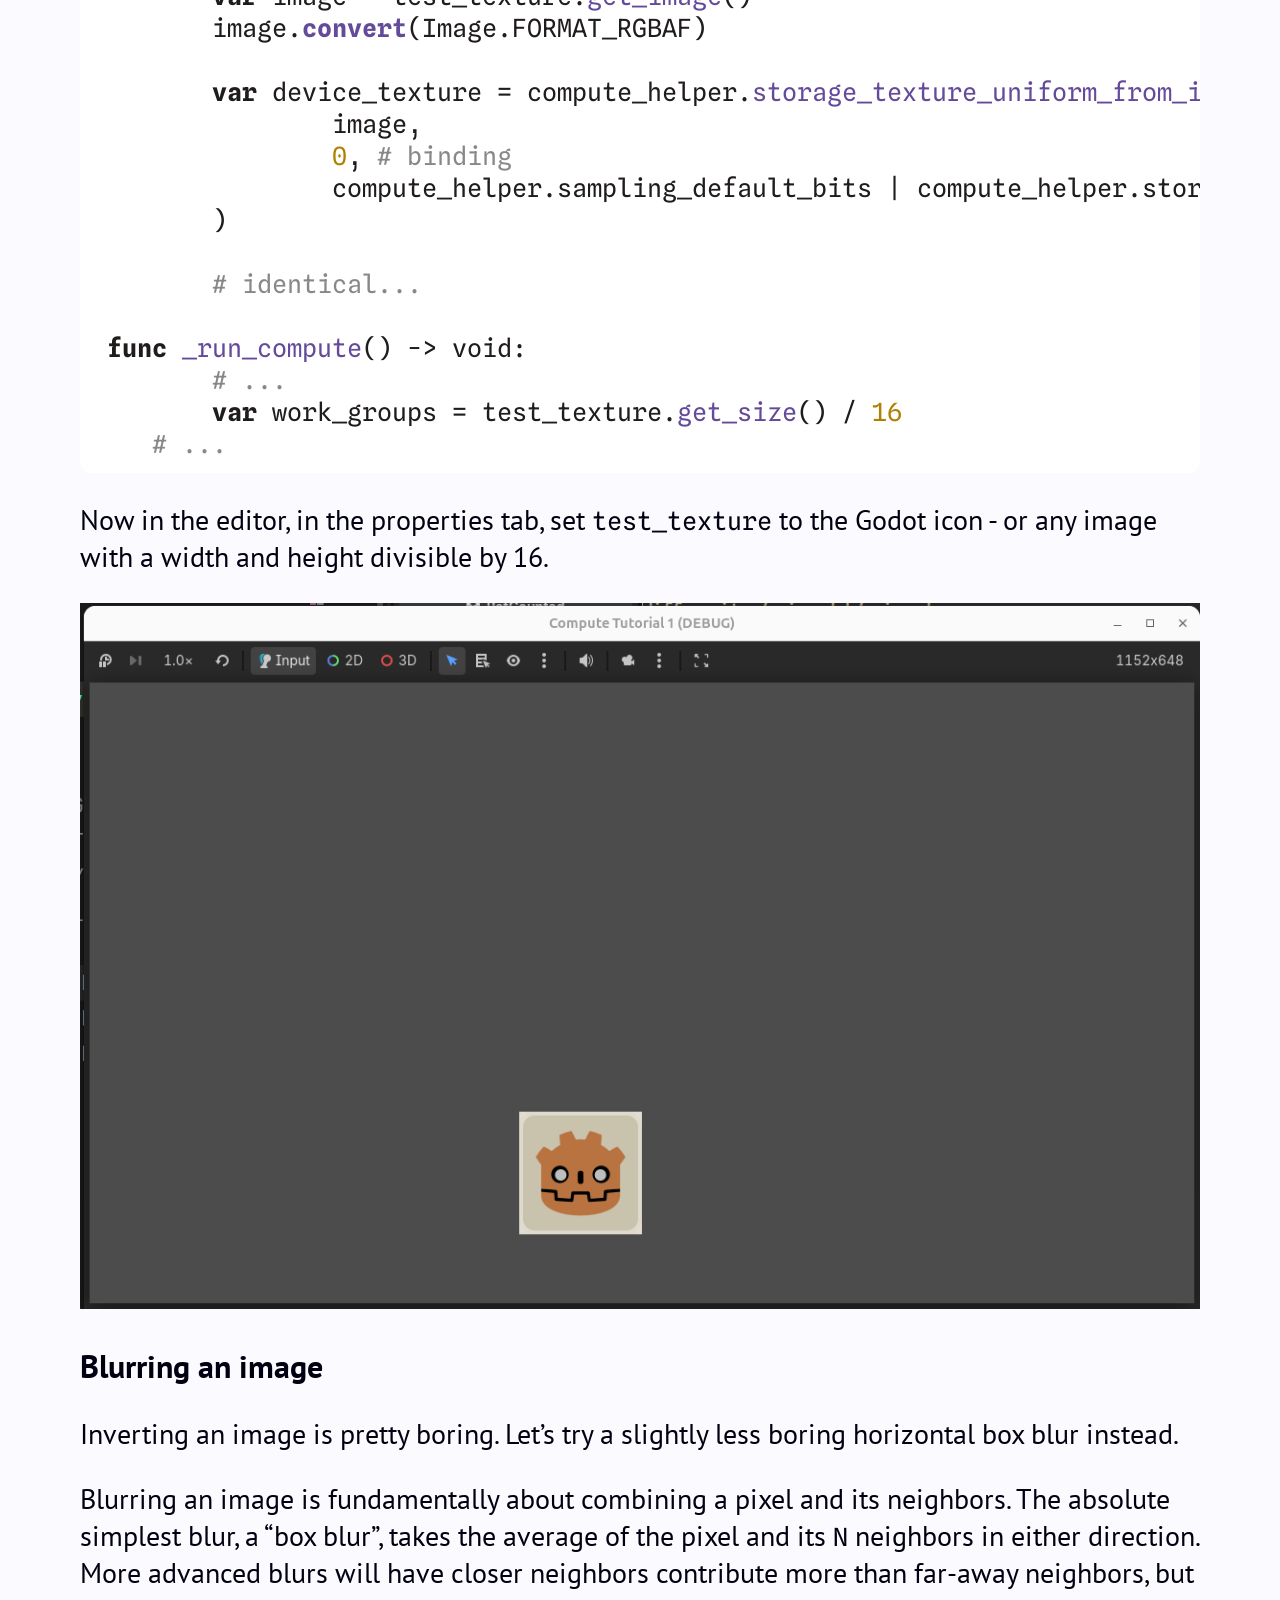
<file: docs/posts/2026-08-15-godot-compute.html>
<!doctype html>
<html lang="en">
    <head>
        <meta charset="utf-8">
        <meta http-equiv="x-ua-compatible" content="ie=edge">
        <meta name="viewport" content="width=device-width, initial-scale=1">
        <title>Pointless Programming</title>
        <link rel="stylesheet" href="../css/syntax.css" />
        <link rel="stylesheet" href="../css/default.css" />
        <link rel="preconnect" href="https://fonts.googleapis.com">
        <link rel="preconnect" href="https://fonts.gstatic.com" crossorigin>
        <link href="https://fonts.googleapis.com/css2?family=PT+Sans:ital,wght@0,400;0,700;1,400;1,700&family=Spline+Sans+Mono:ital,wght@0,300..700;1,300..700&display=swap" rel="stylesheet">

    </head>
    <body>
        <header>
            
            <img class="img_header_image" src="../images/compute-shader-header.png" />
            <div class="img_header_links">
                <div class="logo">
                    <a href="../">The Pointless Programming Blog</a>
                </div>
                <nav>
                    <a href="../">Posts</a>
                    <a href="../shaders.html">Shaders</a>
                    <a href="../about.html">About</a>
                </nav>
            </div>
            
        </header>

        <main role="main">
            <h1>Godot Compute Shaders 102: Working With Textures</h1>
            <article>
    <section class="header">
        August 15, 2026
        
    </section>
    <section>
        <p>Writing compute shaders in Godot is currently a bit intimidating, requiring relatively low-level work for simple operations. The documentation for <code>RenderingDevice</code>, the primary way you setup and run compute shaders, straight up tells you to read the Vulkan guide if you’re confused. I’m writing this tutorial series as evidence that, for simpler use cases, this is usually not necessary. Compute shaders can be tremendously powerful and flexible, and you shouldn’t be intimidated by them.</p>
<p>This post covers reading from and writing to textures. I’ve often found myself manipulating textures via compute shaders and using them on-screen in vertex or fragment shaders. It’s also how you write compositor effects.</p>
<p>This tutorial started by copying the <a href="https://github.com/godotengine/godot-demo-projects/tree/master/compute/heightmap">Heightmap Demo</a>, but has simpler examples, more explanations, and some broader context on why it’s structured as it is.</p>
<!--more-->
<blockquote>
<p>This is an unofficial follow-up to the <a href="https://docs.godotengine.org/en/stable/tutorials/shaders/compute_shaders.html">Godot compute shaders tutorial</a>. I recommend you read that tutorial before reading this one.</p>
</blockquote>
<h2 id="creating-a-blank-image">Creating a blank image</h2>
<p>To start, let’s create a blank image for our compute shader to work on. This is <em>not</em> the same thing as a Godot <a href="https://docs.godotengine.org/en/stable/classes/class_image.html">Image</a> resource. Godot images are stored on the CPU and can be manipulated on the CPU with <code>get_pixel</code> and <code>set_pixel</code>, but the images we make will exist on the GPU in your game’s native graphics API, be that Vulkan, Metal, or D3D12 (Godot does not support compute shaders in OpenGL).</p>
<p>Depending on its configuration, an image can be…</p>
<ul>
<li>Used as a storage image (read from and written to on the GPU through shaders)</li>
<li>Used with a sampler (for read-only use in vertex and fragment shaders)</li>
<li>Both, at different points in the rendering process</li>
</ul>
<p>Since our <code>RenderingDevice</code> code is so low-level, let’s first make a helper script called <code>ComputeHelper</code>. Instead of adding a new script to a Node, we’ll instead right-click in the FileSystem tab and select “Create New -&gt; Script…”. Name the script <code>compute_helper.gd</code>.</p>
<p>The script should look like this:</p>
<div class="sourceCode" id="cb1"><pre class="sourceCode gdscript"><code class="sourceCode gdscript"><span id="cb1-1"><a href="#cb1-1" aria-hidden="true" tabindex="-1"></a><span class="kw">extends</span> RefCounted</span>
<span id="cb1-2"><a href="#cb1-2" aria-hidden="true" tabindex="-1"></a></span>
<span id="cb1-3"><a href="#cb1-3" aria-hidden="true" tabindex="-1"></a><span class="kw">class_name</span> ComputeHelper</span>
<span id="cb1-4"><a href="#cb1-4" aria-hidden="true" tabindex="-1"></a></span>
<span id="cb1-5"><a href="#cb1-5" aria-hidden="true" tabindex="-1"></a><span class="kw">var</span> device: RenderingDevice</span>
<span id="cb1-6"><a href="#cb1-6" aria-hidden="true" tabindex="-1"></a></span>
<span id="cb1-7"><a href="#cb1-7" aria-hidden="true" tabindex="-1"></a><span class="kw">func</span> <span class="bu">_init</span>(device: RenderingDevice) <span class="op">-&gt;</span> void:</span>
<span id="cb1-8"><a href="#cb1-8" aria-hidden="true" tabindex="-1"></a>	<span class="va">self</span>.device <span class="op">=</span> device</span></code></pre></div>
<p>Most scripts extend a <code>Node</code> or one of its descendants. Instead, this script extends <a href="https://docs.godotengine.org/en/stable/tutorials/best_practices/node_alternatives.html">RefCounted</a>, which isn’t tied to any <code>Node</code>. Other scripts will make a new version of this script (“instantiate” it) and use it internally. To do this, they use the code <code>ComputeHelper.new(device)</code>, which will call <code>_init(device)</code> and return the new <code>ComputeHelper</code>.</p>
<p>We can’t use <code>_ready</code> because that function is part of <code>Node</code>, not <code>RefCounted</code> - it runs after a Node and all its children have entered the scene.</p>
<p>You should recognize <a href="https://docs.godotengine.org/en/stable/classes/class_renderingdevice.html">RenderingDevice</a> from the Godot compute shaders tutorial. In Godot, you can use multiple <code>RenderingDevice</code> instances at once, so we need to use <code>init</code> to let the instantiator of <code>ComputeHelper</code> choose which rendering device to use.</p>
<p>Let’s add a function to <code>ComputeHelper</code> to create a blank texture and return its uniform:</p>
<div class="sourceCode" id="cb2"><pre class="sourceCode gdscript"><code class="sourceCode gdscript"><span id="cb2-1"><a href="#cb2-1" aria-hidden="true" tabindex="-1"></a><span class="kw">var</span> storage_default_bits: int <span class="op">=</span> RenderingDevice.TEXTURE_USAGE_STORAGE_BIT</span>
<span id="cb2-2"><a href="#cb2-2" aria-hidden="true" tabindex="-1"></a></span>
<span id="cb2-3"><a href="#cb2-3" aria-hidden="true" tabindex="-1"></a><span class="kw">var</span> sampling_default_bits: int <span class="op">=</span> RenderingDevice.TEXTURE_USAGE_SAMPLING_BIT</span>
<span id="cb2-4"><a href="#cb2-4" aria-hidden="true" tabindex="-1"></a></span>
<span id="cb2-5"><a href="#cb2-5" aria-hidden="true" tabindex="-1"></a><span class="kw">var</span> texture_clear_bits: int <span class="op">=</span> RenderingDevice.TEXTURE_USAGE_COLOR_ATTACHMENT_BIT <span class="op">|</span> RenderingDevice.TEXTURE_USAGE_CAN_COPY_TO_BIT</span>
<span id="cb2-6"><a href="#cb2-6" aria-hidden="true" tabindex="-1"></a></span>
<span id="cb2-7"><a href="#cb2-7" aria-hidden="true" tabindex="-1"></a><span class="kw">func</span> <span class="fu">storage_texture_uniform_blank</span>(</span>
<span id="cb2-8"><a href="#cb2-8" aria-hidden="true" tabindex="-1"></a>	width: int,</span>
<span id="cb2-9"><a href="#cb2-9" aria-hidden="true" tabindex="-1"></a>	height: int,</span>
<span id="cb2-10"><a href="#cb2-10" aria-hidden="true" tabindex="-1"></a>	binding: int,</span>
<span id="cb2-11"><a href="#cb2-11" aria-hidden="true" tabindex="-1"></a>	format: RenderingDevice.DataFormat <span class="op">=</span> RenderingDevice.DATA_FORMAT_R32G32B32A32_SFLOAT,</span>
<span id="cb2-12"><a href="#cb2-12" aria-hidden="true" tabindex="-1"></a>	flags: int <span class="op">=</span> storage_default_bits, <span class="co"># RenderingDevice.TextureUsageBits</span></span>
<span id="cb2-13"><a href="#cb2-13" aria-hidden="true" tabindex="-1"></a>	clear_color: Color <span class="op">=</span> Color.FUCHSIA</span>
<span id="cb2-14"><a href="#cb2-14" aria-hidden="true" tabindex="-1"></a>) <span class="op">-&gt;</span> RDUniform:</span>
<span id="cb2-15"><a href="#cb2-15" aria-hidden="true" tabindex="-1"></a>	<span class="kw">var</span> image_format: RDTextureFormat <span class="op">=</span> RDTextureFormat.<span class="fu">new</span>()</span>
<span id="cb2-16"><a href="#cb2-16" aria-hidden="true" tabindex="-1"></a>	</span>
<span id="cb2-17"><a href="#cb2-17" aria-hidden="true" tabindex="-1"></a>	image_format.format <span class="op">=</span> format</span>
<span id="cb2-18"><a href="#cb2-18" aria-hidden="true" tabindex="-1"></a>	image_format.texture_type <span class="op">=</span> RenderingDevice.TEXTURE_TYPE_2D</span>
<span id="cb2-19"><a href="#cb2-19" aria-hidden="true" tabindex="-1"></a>	image_format.width <span class="op">=</span> width</span>
<span id="cb2-20"><a href="#cb2-20" aria-hidden="true" tabindex="-1"></a>	image_format.height <span class="op">=</span> height</span>
<span id="cb2-21"><a href="#cb2-21" aria-hidden="true" tabindex="-1"></a>	image_format.depth <span class="op">=</span> <span class="dv">1</span></span>
<span id="cb2-22"><a href="#cb2-22" aria-hidden="true" tabindex="-1"></a>	image_format.array_layers <span class="op">=</span> <span class="dv">1</span></span>
<span id="cb2-23"><a href="#cb2-23" aria-hidden="true" tabindex="-1"></a>	image_format.mipmaps <span class="op">=</span> <span class="dv">1</span></span>
<span id="cb2-24"><a href="#cb2-24" aria-hidden="true" tabindex="-1"></a>	image_format.usage_bits <span class="op">=</span> flags</span>
<span id="cb2-25"><a href="#cb2-25" aria-hidden="true" tabindex="-1"></a>	<span class="kw">var</span> rid <span class="op">=</span> device.<span class="fu">texture_create</span>(image_format, RDTextureView.<span class="fu">new</span>())</span>
<span id="cb2-26"><a href="#cb2-26" aria-hidden="true" tabindex="-1"></a></span>
<span id="cb2-27"><a href="#cb2-27" aria-hidden="true" tabindex="-1"></a>	<span class="cf">if</span> flags <span class="op">&amp;</span> texture_clear_bits <span class="op">==</span> texture_clear_bits:</span>
<span id="cb2-28"><a href="#cb2-28" aria-hidden="true" tabindex="-1"></a>		device.<span class="fu">texture_clear</span>(rid, clear_color, <span class="dv">0</span>, <span class="dv">1</span>, <span class="dv">0</span>, <span class="dv">1</span>)</span>
<span id="cb2-29"><a href="#cb2-29" aria-hidden="true" tabindex="-1"></a>	</span>
<span id="cb2-30"><a href="#cb2-30" aria-hidden="true" tabindex="-1"></a>	<span class="kw">var</span> uniform <span class="op">=</span> RDUniform.<span class="fu">new</span>()</span>
<span id="cb2-31"><a href="#cb2-31" aria-hidden="true" tabindex="-1"></a>	uniform.uniform_type <span class="op">=</span> RenderingDevice.UNIFORM_TYPE_IMAGE</span>
<span id="cb2-32"><a href="#cb2-32" aria-hidden="true" tabindex="-1"></a>	uniform.binding <span class="op">=</span> binding</span>
<span id="cb2-33"><a href="#cb2-33" aria-hidden="true" tabindex="-1"></a>	uniform.<span class="fu">add_id</span>(rid)</span>
<span id="cb2-34"><a href="#cb2-34" aria-hidden="true" tabindex="-1"></a>	</span>
<span id="cb2-35"><a href="#cb2-35" aria-hidden="true" tabindex="-1"></a>	<span class="cf">return</span> uniform</span></code></pre></div>
<p>This creates a texture on the GPU, makes a uniform, and adds the texture to the uniform.</p>
<p><code>usage_bits</code> is a bit-flag, a collection of boolean values. You can merge two bit-flags with <code>|</code>. For example, <code>storage_default_bits | sampling_default_bits | texture_clear_bits</code> would have the bits for storage, sampling, and texture clearing.</p>
<p>The <code>usage_bits</code> flags themselves are not super well-documented, and both adding and removing flags can cause errors or silent failures depending on where you use the texture. Here are the ones in the heightmap demo:</p>
<ul>
<li><code>TEXTURE_USAGE_STORAGE_BIT</code> - Lets this be used in compute shaders as a storage image, that is, manipulated.</li>
<li><code>TEXTURE_USAGE_SAMPLING_BIT</code> - allows this to be sampled for use in vertex and fragment shaders, and displayed via <code>Texture2DRD</code>.</li>
<li><code>TEXTURE_USAGE_COLOR_ATTACHMENT_BIT</code> - lets <code>texture_clear</code> work. Probably has other implications.</li>
<li><code>TEXTURE_USAGE_CAN_COPY_TO_BIT</code> - lets <code>texture_clear</code>, and probably other things, work.</li>
</ul>
<p>The image RID is wrapped in an <code>RDUniform</code>, which will correspond to a Uniform in the compute shader. We could return the <code>RID</code> separately from the <code>RDUniform</code>. This is more flexible, since the texture could be used in multiple shaders, but it’s also less convenient, since you’ll usually need to make a uniform for the storage image, anyway. This sort of tradeoff is common for any abstracting library - simplifying functionality often means making some operations more difficult.</p>
<h2 id="displaying-the-image-on-screen">Displaying the image on-screen</h2>
<p>You might notice that we haven’t written any compute shaders yet, so in this section… we’re still not going to write any compute shaders. Instead, we’re going to display the texture on-screen with <code>Texture2DRD</code>.</p>
<p><img src="../images/compute-shader-diagram-1.png" alt="Diagram showing three boxes: texture RID, Texture2DRD, Sprite2D, as well as a picture of a face with the text “your eyeballs”. Texture RID, Texture2DRD, Sprite2D, and your eyeballs form a chain of arrows from left to right." /><br />
</p>
<p>Make a new 2D scene. Change the type of the root node to “Sprite2D”, then move it 256 pixels down and to the right. Name the node “main”.</p>
<p>In the “Texture” property, make a new <code>Texture2DRD</code>. Then attach a new script to the node and name it <code>main.gd</code>.</p>
<div class="sourceCode" id="cb3"><pre class="sourceCode gdscript"><code class="sourceCode gdscript"><span id="cb3-1"><a href="#cb3-1" aria-hidden="true" tabindex="-1"></a><span class="kw">extends</span> Sprite2D</span>
<span id="cb3-2"><a href="#cb3-2" aria-hidden="true" tabindex="-1"></a></span>
<span id="cb3-3"><a href="#cb3-3" aria-hidden="true" tabindex="-1"></a>@export <span class="kw">var</span> texture_size: Vector2i <span class="op">=</span> <span class="fu">Vector2i</span>(<span class="dv">512</span>, <span class="dv">512</span>)</span>
<span id="cb3-4"><a href="#cb3-4" aria-hidden="true" tabindex="-1"></a></span>
<span id="cb3-5"><a href="#cb3-5" aria-hidden="true" tabindex="-1"></a><span class="kw">var</span> device: RenderingDevice</span>
<span id="cb3-6"><a href="#cb3-6" aria-hidden="true" tabindex="-1"></a><span class="kw">var</span> compute_helper: ComputeHelper</span>
<span id="cb3-7"><a href="#cb3-7" aria-hidden="true" tabindex="-1"></a></span>
<span id="cb3-8"><a href="#cb3-8" aria-hidden="true" tabindex="-1"></a><span class="kw">func</span> <span class="bu">_ready</span>() <span class="op">-&gt;</span> void:</span>
<span id="cb3-9"><a href="#cb3-9" aria-hidden="true" tabindex="-1"></a>	RenderingServer.<span class="fu">call_on_render_thread</span>(<span class="co">_setup_compute</span>)</span>
<span id="cb3-10"><a href="#cb3-10" aria-hidden="true" tabindex="-1"></a></span>
<span id="cb3-11"><a href="#cb3-11" aria-hidden="true" tabindex="-1"></a><span class="kw">func</span> <span class="fu">_setup_compute</span>() <span class="op">-&gt;</span> void:</span>
<span id="cb3-12"><a href="#cb3-12" aria-hidden="true" tabindex="-1"></a>	device <span class="op">=</span> RenderingServer.<span class="fu">get_rendering_device</span>()</span>
<span id="cb3-13"><a href="#cb3-13" aria-hidden="true" tabindex="-1"></a>	compute_helper <span class="op">=</span> ComputeHelper.<span class="fu">new</span>(device)</span>
<span id="cb3-14"><a href="#cb3-14" aria-hidden="true" tabindex="-1"></a>    <span class="kw">var</span> device_texture <span class="op">=</span> compute_helper.<span class="fu">storage_texture_uniform_blank</span>(</span>
<span id="cb3-15"><a href="#cb3-15" aria-hidden="true" tabindex="-1"></a>            texture_size.x,</span>
<span id="cb3-16"><a href="#cb3-16" aria-hidden="true" tabindex="-1"></a>            texture_size.y,</span>
<span id="cb3-17"><a href="#cb3-17" aria-hidden="true" tabindex="-1"></a>            <span class="dv">0</span>, <span class="co"># binding index</span></span>
<span id="cb3-18"><a href="#cb3-18" aria-hidden="true" tabindex="-1"></a>            RenderingDevice.DATA_FORMAT_R32G32B32A32_SFLOAT,</span>
<span id="cb3-19"><a href="#cb3-19" aria-hidden="true" tabindex="-1"></a>            compute_helper.sampling_default_bits <span class="op">|</span> compute_helper.storage_default_bits <span class="op">|</span> compute_helper.texture_clear_bits</span>
<span id="cb3-20"><a href="#cb3-20" aria-hidden="true" tabindex="-1"></a>        )</span>
<span id="cb3-21"><a href="#cb3-21" aria-hidden="true" tabindex="-1"></a>	</span>
<span id="cb3-22"><a href="#cb3-22" aria-hidden="true" tabindex="-1"></a>	(texture <span class="kw">as</span> Texture2DRD).texture_rd_rid <span class="op">=</span> device_texture.<span class="fu">get_ids</span>()[<span class="dv">0</span>]</span></code></pre></div>
<p>We fetch the global rendering device, store it in a member variable, and make a new <code>ComputeHelper</code> for that device. We use the compute helper to make a texture of the right size and set our <code>Texture2DRD</code>’s <code>texture_rd_rid</code> to match our texture.</p>
<p><code>RenderingServer.get_rendering_device</code> gets the global rendering device, the same one used to render everything on the screen. You can also create a new local rendering device to set up and run the compute shader in a separate thread, at least from the CPU side. This can be more performant, but memory can’t be shared between rendering devices, so any texture accessible to the local rendering device won’t be visible to the global rendering device. Because of that, we use the global rendering device instead.</p>
<p>The format choice of <code>RenderingDevice.DATA_FORMAT_R32G32B32A32_SFLOAT</code> is deliberate. Vulkan can only use a few image formats as storage images - which ones differ from machine to machine, but there are three or four safe options. Vulkan can also only use certain formats with samplers, and Godot <code>Image</code>s only support so many formats. If we take the intersection of all these sets, we get:</p>
<ul>
<li><code>RenderingDevice.DATA_FORMAT_R32G32B32A32_SFLOAT</code></li>
<li><code>RenderingDevice.DATA_FORMAT_R8G8B8A8_UINT</code></li>
</ul>
<p>You’ll usually use the first one. If you want more flexibility, you’ll want to use storage buffers, which can be in any data format you want.</p>
<p>If you press “Play”, you should see a magenta square. This is the texture you just created, rendering through <code>Texture2DRD</code> and <code>Sprite2D</code>.</p>
<p><img src="../images/compute-shader-magenta-screen.png" alt="Screenshot of a running Godot project containing a large magenta square on a gray background." /><br />
</p>
<h2 id="running-a-compute-shader-on-the-texture">Running a compute shader on the texture</h2>
<p>Finally! In this section, we’ll read from and write to the texture we’ve made with a compute shader. We’ll just be inverting the image’s colors over and over again, but conceptually, this is a big step forward.</p>
<p>Let’s create a compute shader called <code>invert.glsl</code>. We need to use an external editor like Notepad++ to edit this.</p>
<blockquote>
<p><strong>Warning:</strong> if you create this as inside Godot with “FileSystem -&gt; New TextFile…”, you can edit the shader in Godot, but the shader doesn’t seem to automatically syntax-check or recompile, which can be very frustrating.</p>
</blockquote>
<div class="sourceCode" id="cb4"><pre class="sourceCode glsl"><code class="sourceCode glsl"><span id="cb4-1"><a href="#cb4-1" aria-hidden="true" tabindex="-1"></a><span class="pp">#[compute]</span></span>
<span id="cb4-2"><a href="#cb4-2" aria-hidden="true" tabindex="-1"></a><span class="pp">#version 450</span></span>
<span id="cb4-3"><a href="#cb4-3" aria-hidden="true" tabindex="-1"></a></span>
<span id="cb4-4"><a href="#cb4-4" aria-hidden="true" tabindex="-1"></a><span class="co">// Invocations per workgroup</span></span>
<span id="cb4-5"><a href="#cb4-5" aria-hidden="true" tabindex="-1"></a><span class="co">// main.gd sets the number of workgroups</span></span>
<span id="cb4-6"><a href="#cb4-6" aria-hidden="true" tabindex="-1"></a><span class="kw">layout</span><span class="op">(</span>local_size_x <span class="op">=</span> <span class="dv">16</span><span class="op">,</span> local_size_y <span class="op">=</span> <span class="dv">16</span><span class="op">,</span> local_size_z <span class="op">=</span> <span class="dv">1</span><span class="op">)</span> <span class="dt">in</span><span class="op">;</span></span>
<span id="cb4-7"><a href="#cb4-7" aria-hidden="true" tabindex="-1"></a></span>
<span id="cb4-8"><a href="#cb4-8" aria-hidden="true" tabindex="-1"></a><span class="kw">layout</span><span class="op">(</span>rgba32f<span class="op">,</span> set <span class="op">=</span> <span class="dv">0</span><span class="op">,</span> <span class="dt">binding</span> <span class="op">=</span> <span class="dv">0</span><span class="op">)</span> <span class="kw">uniform</span> <span class="dt">restrict</span> <span class="dt">image2D</span> canvas<span class="op">;</span></span>
<span id="cb4-9"><a href="#cb4-9" aria-hidden="true" tabindex="-1"></a></span>
<span id="cb4-10"><a href="#cb4-10" aria-hidden="true" tabindex="-1"></a><span class="dt">void</span> <span class="fu">main</span><span class="op">()</span> <span class="op">{</span></span>
<span id="cb4-11"><a href="#cb4-11" aria-hidden="true" tabindex="-1"></a>	<span class="co">// assumes that gl_GlobalInvocationID's maxima match the image size</span></span>
<span id="cb4-12"><a href="#cb4-12" aria-hidden="true" tabindex="-1"></a>	<span class="dt">vec3</span> oldColor <span class="op">=</span> <span class="bu">imageLoad</span><span class="op">(</span>canvas<span class="op">,</span> <span class="dt">ivec2</span><span class="op">(</span><span class="bu">gl_GlobalInvocationID</span><span class="op">.</span><span class="fu">xy</span><span class="op">)).</span><span class="fu">rgb</span><span class="op">;</span></span>
<span id="cb4-13"><a href="#cb4-13" aria-hidden="true" tabindex="-1"></a>	<span class="bu">imageStore</span><span class="op">(</span>canvas<span class="op">,</span> <span class="dt">ivec2</span><span class="op">(</span><span class="bu">gl_GlobalInvocationID</span><span class="op">.</span><span class="fu">xy</span><span class="op">),</span> <span class="dt">vec4</span><span class="op">(</span><span class="dt">vec3</span><span class="op">(</span><span class="fl">1.0</span><span class="op">)</span> <span class="op">-</span> oldColor<span class="op">,</span> <span class="fl">1.0</span><span class="op">));</span></span>
<span id="cb4-14"><a href="#cb4-14" aria-hidden="true" tabindex="-1"></a><span class="op">}</span></span></code></pre></div>
<p><code>canvas</code> is an <code>image2D</code>, a 2D storage image, instead of the <code>sampler2D</code> you’d see in typical shaders. The layout of <code>canvas</code> is <code>rgba32f</code>, which matches our texture’s format. We use <code>imageLoad(image2D, ivec2)</code> and <code>imageStore(image2D, ivec2, vec4)</code> to read from and write to pixels. Unlike <code>sampler2D</code>, the texture coordinates are <em>not</em> normalized. In other words, instead of sampling with floating-point coordinates between (0,0) and (1,1), we sample with integer coordinates between (0,0) and (width-1,height-1). We’ll run our shader such that <code>gl_GlobalInvocationID.xy</code> is always within those bounds.</p>
<p><code>texture(Sampler2D, vec2)</code> can sample “in between” pixels to smoothly blend between two or more colors. We can’t do that here, which is why we use integers and not floats.</p>
<p>You can use <code>sampler2D</code> in compute shaders, but you can’t use samplers to write to images, which (for us) is the whole point.</p>
<p>Now, let’s setup and run the shader in <code>main.gd</code>:</p>
<div class="sourceCode" id="cb5"><pre class="sourceCode gdscript"><code class="sourceCode gdscript"><span id="cb5-1"><a href="#cb5-1" aria-hidden="true" tabindex="-1"></a><span class="kw">extends</span> Sprite2D</span>
<span id="cb5-2"><a href="#cb5-2" aria-hidden="true" tabindex="-1"></a></span>
<span id="cb5-3"><a href="#cb5-3" aria-hidden="true" tabindex="-1"></a><span class="co"># Both coordinates of texture_size should be multiples of 16</span></span>
<span id="cb5-4"><a href="#cb5-4" aria-hidden="true" tabindex="-1"></a>@export <span class="kw">var</span> texture_size: Vector2i <span class="op">=</span> <span class="fu">Vector2i</span>(<span class="dv">512</span>, <span class="dv">512</span>)</span>
<span id="cb5-5"><a href="#cb5-5" aria-hidden="true" tabindex="-1"></a>@export <span class="kw">var</span> run_rate: float <span class="op">=</span> <span class="fl">0.5</span></span>
<span id="cb5-6"><a href="#cb5-6" aria-hidden="true" tabindex="-1"></a></span>
<span id="cb5-7"><a href="#cb5-7" aria-hidden="true" tabindex="-1"></a><span class="co"># New member variables</span></span>
<span id="cb5-8"><a href="#cb5-8" aria-hidden="true" tabindex="-1"></a><span class="kw">var</span> shader: RID</span>
<span id="cb5-9"><a href="#cb5-9" aria-hidden="true" tabindex="-1"></a><span class="kw">var</span> uniform_set: RID</span>
<span id="cb5-10"><a href="#cb5-10" aria-hidden="true" tabindex="-1"></a><span class="kw">var</span> compute_ready <span class="op">=</span> <span class="va">false</span></span>
<span id="cb5-11"><a href="#cb5-11" aria-hidden="true" tabindex="-1"></a></span>
<span id="cb5-12"><a href="#cb5-12" aria-hidden="true" tabindex="-1"></a><span class="co"># will call _run_compute every run_rate seconds</span></span>
<span id="cb5-13"><a href="#cb5-13" aria-hidden="true" tabindex="-1"></a>@onready <span class="kw">var</span> timer: Timer</span>
<span id="cb5-14"><a href="#cb5-14" aria-hidden="true" tabindex="-1"></a></span>
<span id="cb5-15"><a href="#cb5-15" aria-hidden="true" tabindex="-1"></a><span class="kw">func</span> <span class="bu">_ready</span>() <span class="op">-&gt;</span> void:</span>
<span id="cb5-16"><a href="#cb5-16" aria-hidden="true" tabindex="-1"></a>	timer <span class="op">=</span> Timer.<span class="fu">new</span>()</span>
<span id="cb5-17"><a href="#cb5-17" aria-hidden="true" tabindex="-1"></a>	<span class="fu">add_child</span>(timer)</span>
<span id="cb5-18"><a href="#cb5-18" aria-hidden="true" tabindex="-1"></a>	timer.wait_time <span class="op">=</span> run_rate</span>
<span id="cb5-19"><a href="#cb5-19" aria-hidden="true" tabindex="-1"></a>	timer.timeout.<span class="bu">connect</span>(</span>
<span id="cb5-20"><a href="#cb5-20" aria-hidden="true" tabindex="-1"></a>		RenderingServer.call_on_render_thread.<span class="fu">bind</span>(<span class="co">_run_compute</span>)</span>
<span id="cb5-21"><a href="#cb5-21" aria-hidden="true" tabindex="-1"></a>	)</span>
<span id="cb5-22"><a href="#cb5-22" aria-hidden="true" tabindex="-1"></a>	timer.<span class="fu">start</span>()</span>
<span id="cb5-23"><a href="#cb5-23" aria-hidden="true" tabindex="-1"></a>	</span>
<span id="cb5-24"><a href="#cb5-24" aria-hidden="true" tabindex="-1"></a>	RenderingServer.<span class="fu">call_on_render_thread</span>(<span class="co">_setup_compute</span>)</span>
<span id="cb5-25"><a href="#cb5-25" aria-hidden="true" tabindex="-1"></a></span>
<span id="cb5-26"><a href="#cb5-26" aria-hidden="true" tabindex="-1"></a><span class="kw">func</span> <span class="bu">_exit_tree</span>() <span class="op">-&gt;</span> void:</span>
<span id="cb5-27"><a href="#cb5-27" aria-hidden="true" tabindex="-1"></a>	<span class="co"># this implictly frees uniforms and textures connected to the shader</span></span>
<span id="cb5-28"><a href="#cb5-28" aria-hidden="true" tabindex="-1"></a>	device.<span class="fu">free_rid</span>(shader)</span>
<span id="cb5-29"><a href="#cb5-29" aria-hidden="true" tabindex="-1"></a></span>
<span id="cb5-30"><a href="#cb5-30" aria-hidden="true" tabindex="-1"></a><span class="kw">func</span> <span class="fu">_setup_compute</span>() <span class="op">-&gt;</span> void:</span>
<span id="cb5-31"><a href="#cb5-31" aria-hidden="true" tabindex="-1"></a>	<span class="co"># ... unchanged...</span></span>
<span id="cb5-32"><a href="#cb5-32" aria-hidden="true" tabindex="-1"></a>	</span>
<span id="cb5-33"><a href="#cb5-33" aria-hidden="true" tabindex="-1"></a>	<span class="kw">var</span> shader_file: RDShaderFile <span class="op">=</span> <span class="bu">load</span>(<span class="st">&quot;res://invert.glsl&quot;</span>)</span>
<span id="cb5-34"><a href="#cb5-34" aria-hidden="true" tabindex="-1"></a>	shader <span class="op">=</span> device.<span class="fu">shader_create_from_spirv</span>(shader_file.<span class="fu">get_spirv</span>())</span>
<span id="cb5-35"><a href="#cb5-35" aria-hidden="true" tabindex="-1"></a>	</span>
<span id="cb5-36"><a href="#cb5-36" aria-hidden="true" tabindex="-1"></a>	uniform_set <span class="op">=</span> device.<span class="fu">uniform_set_create</span>([device_texture], shader, <span class="dv">0</span>) <span class="co"># 0 = set ID</span></span>
<span id="cb5-37"><a href="#cb5-37" aria-hidden="true" tabindex="-1"></a>	compute_ready <span class="op">=</span> <span class="va">true</span></span>
<span id="cb5-38"><a href="#cb5-38" aria-hidden="true" tabindex="-1"></a></span>
<span id="cb5-39"><a href="#cb5-39" aria-hidden="true" tabindex="-1"></a><span class="kw">func</span> <span class="fu">_run_compute</span>() <span class="op">-&gt;</span> void:</span>
<span id="cb5-40"><a href="#cb5-40" aria-hidden="true" tabindex="-1"></a>	<span class="cf">if</span> <span class="kw">not</span> compute_ready:</span>
<span id="cb5-41"><a href="#cb5-41" aria-hidden="true" tabindex="-1"></a>		<span class="cf">return</span></span>
<span id="cb5-42"><a href="#cb5-42" aria-hidden="true" tabindex="-1"></a>	</span>
<span id="cb5-43"><a href="#cb5-43" aria-hidden="true" tabindex="-1"></a>	<span class="kw">var</span> compute_list <span class="op">=</span> device.<span class="fu">compute_list_begin</span>()</span>
<span id="cb5-44"><a href="#cb5-44" aria-hidden="true" tabindex="-1"></a>	<span class="co"># 16 is the local size (defined in the compute shader).</span></span>
<span id="cb5-45"><a href="#cb5-45" aria-hidden="true" tabindex="-1"></a>	<span class="co"># note that this only works if texture_size is divisble by 16.</span></span>
<span id="cb5-46"><a href="#cb5-46" aria-hidden="true" tabindex="-1"></a>	<span class="kw">var</span> work_groups <span class="op">=</span> texture_size <span class="op">/</span> <span class="dv">16</span></span>
<span id="cb5-47"><a href="#cb5-47" aria-hidden="true" tabindex="-1"></a>	<span class="kw">var</span> pipeline <span class="op">=</span> device.<span class="fu">compute_pipeline_create</span>(shader)</span>
<span id="cb5-48"><a href="#cb5-48" aria-hidden="true" tabindex="-1"></a>	device.<span class="fu">compute_list_bind_compute_pipeline</span>(compute_list, pipeline)</span>
<span id="cb5-49"><a href="#cb5-49" aria-hidden="true" tabindex="-1"></a>	device.<span class="fu">compute_list_bind_uniform_set</span>(</span>
<span id="cb5-50"><a href="#cb5-50" aria-hidden="true" tabindex="-1"></a>		compute_list,</span>
<span id="cb5-51"><a href="#cb5-51" aria-hidden="true" tabindex="-1"></a>		uniform_set,</span>
<span id="cb5-52"><a href="#cb5-52" aria-hidden="true" tabindex="-1"></a>		<span class="dv">0</span> <span class="co"># set ID</span></span>
<span id="cb5-53"><a href="#cb5-53" aria-hidden="true" tabindex="-1"></a>	)</span>
<span id="cb5-54"><a href="#cb5-54" aria-hidden="true" tabindex="-1"></a>	device.<span class="fu">compute_list_dispatch</span>(</span>
<span id="cb5-55"><a href="#cb5-55" aria-hidden="true" tabindex="-1"></a>		compute_list,</span>
<span id="cb5-56"><a href="#cb5-56" aria-hidden="true" tabindex="-1"></a>		work_groups.x,</span>
<span id="cb5-57"><a href="#cb5-57" aria-hidden="true" tabindex="-1"></a>		work_groups.y,</span>
<span id="cb5-58"><a href="#cb5-58" aria-hidden="true" tabindex="-1"></a>		<span class="dv">1</span> <span class="co"># z groups count</span></span>
<span id="cb5-59"><a href="#cb5-59" aria-hidden="true" tabindex="-1"></a>	)</span>
<span id="cb5-60"><a href="#cb5-60" aria-hidden="true" tabindex="-1"></a>	device.<span class="fu">compute_list_end</span>()</span>
<span id="cb5-61"><a href="#cb5-61" aria-hidden="true" tabindex="-1"></a>	device.<span class="fu">free_rid</span>(pipeline)</span></code></pre></div>
<p>There are two new functions: <code>_setup_compute</code> (which should only run once) and <code>_run_compute</code> (which will run twice a second). Setting up and running the shader is nearly identical to the Godot tutorial, so I won’t go into much detail.</p>
<p>The details of the Timer code in <code>_ready</code> isn’t relevant to this tutorial, and just calls <code>_run_compute</code> regularly. If you’re having trouble, try removing it and calling <code>_run_compute</code> from <code>process</code> when the user presses a button.</p>
<p>During creation:</p>
<ul>
<li>Load the compute shader and create the intermediate SPIR-V bytecode that graphics card drivers use</li>
<li>Make the texture and texture uniform [we already did this in the last section]</li>
<li>Make the uniform set, which right now just has one uniform</li>
<li>Set a variable to make sure <code>_run_compute</code> only happens after setup is complete</li>
</ul>
<p>Every run:</p>
<ul>
<li>Make a compute list</li>
<li>Make the compute pipeline</li>
<li>Bind the compute pipeline and uniform set to our compute list</li>
<li>Run the compute list</li>
<li>Free the pipeline object from memory, since it can only be used once</li>
</ul>
<blockquote>
<p><strong>Aside:</strong> If (like me) you aren’t familiar with Vulkan, you might be confused about why we need uniform sets at all, and what it means for uniforms to be in different sets. For Vulkan, these are <a href="https://vkguide.dev/docs/chapter-4/descriptors_code/#descriptor-sets-shader">Descriptor Sets</a>. I <em>believe</em> uniform sets need to be updated all at once, and that there are a limited number of sets, at least four, with the number changing between machines. This means that, for performance, frequently-updated data should be in a different set from rarely-updated data.</p>
</blockquote>
<p>Now, every five seconds, the image will invert between magenta (red + blue) and green (white - red - blue). This is a bit boring, but you can do quite a bit by expanding simple shaders like these.</p>
<h2 id="using-an-image-instead-of-a-blank-texture">Using an image instead of a blank texture</h2>
<p>Let’s replace our magenta square with an actual image, like the Godot logo. Let’s make a new function in <code>ComputeHelper.gd</code>:</p>
<div class="sourceCode" id="cb6"><pre class="sourceCode gdscript"><code class="sourceCode gdscript"><span id="cb6-1"><a href="#cb6-1" aria-hidden="true" tabindex="-1"></a><span class="kw">func</span> <span class="fu">get_format_for_storage</span>(image_format: Image.Format) <span class="op">-&gt;</span> RenderingDevice.DataFormat:</span>
<span id="cb6-2"><a href="#cb6-2" aria-hidden="true" tabindex="-1"></a>	<span class="kw">var</span> format</span>
<span id="cb6-3"><a href="#cb6-3" aria-hidden="true" tabindex="-1"></a>	<span class="cf">match</span> image_format:</span>
<span id="cb6-4"><a href="#cb6-4" aria-hidden="true" tabindex="-1"></a>		Image.FORMAT_RGBAF:</span>
<span id="cb6-5"><a href="#cb6-5" aria-hidden="true" tabindex="-1"></a>			format <span class="op">=</span> RenderingDevice.DATA_FORMAT_R32G32B32A32_SFLOAT</span>
<span id="cb6-6"><a href="#cb6-6" aria-hidden="true" tabindex="-1"></a>		Image.FORMAT_RGBA8:</span>
<span id="cb6-7"><a href="#cb6-7" aria-hidden="true" tabindex="-1"></a>			format <span class="op">=</span> RenderingDevice.DATA_FORMAT_R8G8B8A8_UINT</span>
<span id="cb6-8"><a href="#cb6-8" aria-hidden="true" tabindex="-1"></a>		_:</span>
<span id="cb6-9"><a href="#cb6-9" aria-hidden="true" tabindex="-1"></a>			<span class="bu">push_error</span>(<span class="st">&quot;Image is not in a valid storage format&quot;</span>)</span>
<span id="cb6-10"><a href="#cb6-10" aria-hidden="true" tabindex="-1"></a>	<span class="cf">return</span> format</span>
<span id="cb6-11"><a href="#cb6-11" aria-hidden="true" tabindex="-1"></a></span>
<span id="cb6-12"><a href="#cb6-12" aria-hidden="true" tabindex="-1"></a><span class="kw">func</span> <span class="fu">storage_texture_uniform_from_image</span>(</span>
<span id="cb6-13"><a href="#cb6-13" aria-hidden="true" tabindex="-1"></a>	image: Image,</span>
<span id="cb6-14"><a href="#cb6-14" aria-hidden="true" tabindex="-1"></a>	binding: int,</span>
<span id="cb6-15"><a href="#cb6-15" aria-hidden="true" tabindex="-1"></a>	flags: int <span class="op">=</span> storage_default_bits <span class="op">|</span> texture_clear_bits,</span>
<span id="cb6-16"><a href="#cb6-16" aria-hidden="true" tabindex="-1"></a>) <span class="op">-&gt;</span> RDUniform:</span>
<span id="cb6-17"><a href="#cb6-17" aria-hidden="true" tabindex="-1"></a>	<span class="pp">assert</span>(image.<span class="fu">get_mipmap_count</span>() <span class="op">==</span> <span class="dv">0</span>, <span class="st">&quot;Storage images shouldn't have mipmaps&quot;</span>)</span>
<span id="cb6-18"><a href="#cb6-18" aria-hidden="true" tabindex="-1"></a>	<span class="kw">var</span> image_format: RDTextureFormat <span class="op">=</span> RDTextureFormat.<span class="fu">new</span>()</span>
<span id="cb6-19"><a href="#cb6-19" aria-hidden="true" tabindex="-1"></a>	</span>
<span id="cb6-20"><a href="#cb6-20" aria-hidden="true" tabindex="-1"></a>	image_format.format <span class="op">=</span> <span class="fu">get_format_for_storage</span>(image.<span class="fu">get_format</span>())</span>
<span id="cb6-21"><a href="#cb6-21" aria-hidden="true" tabindex="-1"></a>	image_format.texture_type <span class="op">=</span> RenderingDevice.TEXTURE_TYPE_2D</span>
<span id="cb6-22"><a href="#cb6-22" aria-hidden="true" tabindex="-1"></a>	image_format.width <span class="op">=</span> image.<span class="fu">get_width</span>()</span>
<span id="cb6-23"><a href="#cb6-23" aria-hidden="true" tabindex="-1"></a>	image_format.height <span class="op">=</span> image.<span class="fu">get_height</span>()</span>
<span id="cb6-24"><a href="#cb6-24" aria-hidden="true" tabindex="-1"></a>	image_format.depth <span class="op">=</span> <span class="dv">1</span></span>
<span id="cb6-25"><a href="#cb6-25" aria-hidden="true" tabindex="-1"></a>	image_format.array_layers <span class="op">=</span> <span class="dv">1</span></span>
<span id="cb6-26"><a href="#cb6-26" aria-hidden="true" tabindex="-1"></a>	image_format.mipmaps <span class="op">=</span> <span class="dv">1</span></span>
<span id="cb6-27"><a href="#cb6-27" aria-hidden="true" tabindex="-1"></a>	image_format.usage_bits <span class="op">=</span> flags</span>
<span id="cb6-28"><a href="#cb6-28" aria-hidden="true" tabindex="-1"></a>	<span class="kw">var</span> rid <span class="op">=</span> device.<span class="fu">texture_create</span>(image_format, RDTextureView.<span class="fu">new</span>(), [image.<span class="fu">get_data</span>()])</span>
<span id="cb6-29"><a href="#cb6-29" aria-hidden="true" tabindex="-1"></a>	</span>
<span id="cb6-30"><a href="#cb6-30" aria-hidden="true" tabindex="-1"></a>	<span class="kw">var</span> uniform <span class="op">=</span> RDUniform.<span class="fu">new</span>()</span>
<span id="cb6-31"><a href="#cb6-31" aria-hidden="true" tabindex="-1"></a>	uniform.uniform_type <span class="op">=</span> RenderingDevice.UNIFORM_TYPE_IMAGE</span>
<span id="cb6-32"><a href="#cb6-32" aria-hidden="true" tabindex="-1"></a>	uniform.binding <span class="op">=</span> binding</span>
<span id="cb6-33"><a href="#cb6-33" aria-hidden="true" tabindex="-1"></a>	uniform.<span class="fu">add_id</span>(rid)</span>
<span id="cb6-34"><a href="#cb6-34" aria-hidden="true" tabindex="-1"></a>	</span>
<span id="cb6-35"><a href="#cb6-35" aria-hidden="true" tabindex="-1"></a>	<span class="cf">return</span> uniform</span></code></pre></div>
<p>This is very similar to <code>storage_texture_uniform_blank</code>, but we use the <code>Image</code> to set width, height, format, and data of the new texture.</p>
<p>In our main script, we’re going to take a Godot <code>Texture2D</code>, get its image, and convert it to the format compatible with storage images, <code>Image.FORMAT_RGBAF</code>.</p>
<div class="sourceCode" id="cb7"><pre class="sourceCode gdscript"><code class="sourceCode gdscript"><span id="cb7-1"><a href="#cb7-1" aria-hidden="true" tabindex="-1"></a><span class="co"># Size needs to be divisible by 16</span></span>
<span id="cb7-2"><a href="#cb7-2" aria-hidden="true" tabindex="-1"></a>@export <span class="kw">var</span> test_texture: Texture2D</span>
<span id="cb7-3"><a href="#cb7-3" aria-hidden="true" tabindex="-1"></a><span class="co"># remove existing texture_size variable</span></span>
<span id="cb7-4"><a href="#cb7-4" aria-hidden="true" tabindex="-1"></a><span class="co"># ...</span></span>
<span id="cb7-5"><a href="#cb7-5" aria-hidden="true" tabindex="-1"></a> </span>
<span id="cb7-6"><a href="#cb7-6" aria-hidden="true" tabindex="-1"></a> <span class="kw">func</span> <span class="fu">_setup_compute</span>() <span class="op">-&gt;</span> void:</span>
<span id="cb7-7"><a href="#cb7-7" aria-hidden="true" tabindex="-1"></a>	device <span class="op">=</span> RenderingServer.<span class="fu">get_rendering_device</span>()</span>
<span id="cb7-8"><a href="#cb7-8" aria-hidden="true" tabindex="-1"></a>	compute_helper <span class="op">=</span> ComputeHelper.<span class="fu">new</span>(device)</span>
<span id="cb7-9"><a href="#cb7-9" aria-hidden="true" tabindex="-1"></a>	<span class="kw">var</span> image <span class="op">=</span> test_texture.<span class="fu">get_image</span>()</span>
<span id="cb7-10"><a href="#cb7-10" aria-hidden="true" tabindex="-1"></a>	image.<span class="bu">convert</span>(Image.FORMAT_RGBAF)</span>
<span id="cb7-11"><a href="#cb7-11" aria-hidden="true" tabindex="-1"></a>	</span>
<span id="cb7-12"><a href="#cb7-12" aria-hidden="true" tabindex="-1"></a>	<span class="kw">var</span> device_texture <span class="op">=</span> compute_helper.<span class="fu">storage_texture_uniform_from_image</span>(</span>
<span id="cb7-13"><a href="#cb7-13" aria-hidden="true" tabindex="-1"></a>		image,</span>
<span id="cb7-14"><a href="#cb7-14" aria-hidden="true" tabindex="-1"></a>		<span class="dv">0</span>, <span class="co"># binding</span></span>
<span id="cb7-15"><a href="#cb7-15" aria-hidden="true" tabindex="-1"></a>		compute_helper.sampling_default_bits <span class="op">|</span> compute_helper.storage_default_bits</span>
<span id="cb7-16"><a href="#cb7-16" aria-hidden="true" tabindex="-1"></a>	)</span>
<span id="cb7-17"><a href="#cb7-17" aria-hidden="true" tabindex="-1"></a>	</span>
<span id="cb7-18"><a href="#cb7-18" aria-hidden="true" tabindex="-1"></a>	<span class="co"># identical...</span></span>
<span id="cb7-19"><a href="#cb7-19" aria-hidden="true" tabindex="-1"></a> </span>
<span id="cb7-20"><a href="#cb7-20" aria-hidden="true" tabindex="-1"></a> <span class="kw">func</span> <span class="fu">_run_compute</span>() <span class="op">-&gt;</span> void:</span>
<span id="cb7-21"><a href="#cb7-21" aria-hidden="true" tabindex="-1"></a>	<span class="co"># ...</span></span>
<span id="cb7-22"><a href="#cb7-22" aria-hidden="true" tabindex="-1"></a>	<span class="kw">var</span> work_groups <span class="op">=</span> test_texture.<span class="fu">get_size</span>() <span class="op">/</span> <span class="dv">16</span></span>
<span id="cb7-23"><a href="#cb7-23" aria-hidden="true" tabindex="-1"></a>    <span class="co"># ...</span></span></code></pre></div>
<p>Now in the editor, in the properties tab, set <code>test_texture</code> to the Godot icon - or any image with a width and height divisible by 16.</p>
<p><img src="../images/compute-shader-inverted-logo.png" alt="Screenshot of a running Godot project containing a color-inverted Godot logo." /><br />
</p>
<h2 id="blurring-an-image">Blurring an image</h2>
<p>Inverting an image is pretty boring. Let’s try a slightly less boring horizontal box blur instead.</p>
<p>Blurring an image is fundamentally about combining a pixel and its neighbors. The absolute simplest blur, a “box blur”, takes the average of the pixel and its <code>N</code> neighbors in either direction. More advanced blurs will have closer neighbors contribute more than far-away neighbors, but let’s keep things simple.</p>
<div class="sourceCode" id="cb8"><pre class="sourceCode glsl"><code class="sourceCode glsl"><span id="cb8-1"><a href="#cb8-1" aria-hidden="true" tabindex="-1"></a><span class="pp">#[compute]</span></span>
<span id="cb8-2"><a href="#cb8-2" aria-hidden="true" tabindex="-1"></a><span class="pp">#version 450</span></span>
<span id="cb8-3"><a href="#cb8-3" aria-hidden="true" tabindex="-1"></a></span>
<span id="cb8-4"><a href="#cb8-4" aria-hidden="true" tabindex="-1"></a><span class="kw">layout</span><span class="op">(</span>local_size_x <span class="op">=</span> <span class="dv">16</span><span class="op">,</span> local_size_y <span class="op">=</span> <span class="dv">16</span><span class="op">,</span> local_size_z <span class="op">=</span> <span class="dv">1</span><span class="op">)</span> <span class="dt">in</span><span class="op">;</span></span>
<span id="cb8-5"><a href="#cb8-5" aria-hidden="true" tabindex="-1"></a></span>
<span id="cb8-6"><a href="#cb8-6" aria-hidden="true" tabindex="-1"></a><span class="co">// assume that outputImage is at least as big as inputImage</span></span>
<span id="cb8-7"><a href="#cb8-7" aria-hidden="true" tabindex="-1"></a><span class="co">// also assume that the input image size is divisible by 16</span></span>
<span id="cb8-8"><a href="#cb8-8" aria-hidden="true" tabindex="-1"></a><span class="kw">layout</span><span class="op">(</span>rgba32f<span class="op">,</span> set <span class="op">=</span> <span class="dv">0</span><span class="op">,</span> <span class="dt">binding</span> <span class="op">=</span> <span class="dv">0</span><span class="op">)</span> <span class="kw">uniform</span> <span class="dt">restrict</span> <span class="dt">readonly</span> <span class="dt">image2D</span> inputImage<span class="op">;</span></span>
<span id="cb8-9"><a href="#cb8-9" aria-hidden="true" tabindex="-1"></a><span class="kw">layout</span><span class="op">(</span>rgba32f<span class="op">,</span> set <span class="op">=</span> <span class="dv">0</span><span class="op">,</span> <span class="dt">binding</span> <span class="op">=</span> <span class="dv">1</span><span class="op">)</span> <span class="kw">uniform</span> <span class="dt">restrict</span> <span class="dt">writeonly</span> <span class="dt">image2D</span> outputImage<span class="op">;</span></span>
<span id="cb8-10"><a href="#cb8-10" aria-hidden="true" tabindex="-1"></a></span>
<span id="cb8-11"><a href="#cb8-11" aria-hidden="true" tabindex="-1"></a><span class="dt">void</span> <span class="fu">main</span><span class="op">()</span> <span class="op">{</span></span>
<span id="cb8-12"><a href="#cb8-12" aria-hidden="true" tabindex="-1"></a>	<span class="co">// assumes that gl_GlobalInvocationID's maxima match the input image size</span></span>
<span id="cb8-13"><a href="#cb8-13" aria-hidden="true" tabindex="-1"></a>    <span class="dt">const</span> <span class="dt">float</span> blurSize <span class="op">=</span> <span class="fl">5.0</span><span class="op">;</span></span>
<span id="cb8-14"><a href="#cb8-14" aria-hidden="true" tabindex="-1"></a>    <span class="dt">vec4</span> outputValue <span class="op">=</span> <span class="dt">vec4</span><span class="op">(</span><span class="fl">0.0</span><span class="op">);</span></span>
<span id="cb8-15"><a href="#cb8-15" aria-hidden="true" tabindex="-1"></a>    <span class="co">// -5 -4 -3 -2 -1 0 1 2 3 4 5</span></span>
<span id="cb8-16"><a href="#cb8-16" aria-hidden="true" tabindex="-1"></a>    <span class="kw">for</span> <span class="op">(</span><span class="dt">float</span> x <span class="op">=</span> <span class="op">-</span>blurSize<span class="op">;</span> x <span class="op">&lt;=</span> blurSize<span class="op">;</span> x<span class="op">++)</span> <span class="op">{</span></span>
<span id="cb8-17"><a href="#cb8-17" aria-hidden="true" tabindex="-1"></a>        <span class="dt">vec2</span> px <span class="op">=</span> <span class="bu">gl_GlobalInvocationID</span><span class="op">.</span><span class="fu">xy</span><span class="op">;</span></span>
<span id="cb8-18"><a href="#cb8-18" aria-hidden="true" tabindex="-1"></a>        px<span class="op">.</span><span class="fu">x</span> <span class="op">=</span> <span class="bu">clamp</span><span class="op">(</span>px<span class="op">.</span><span class="fu">x</span> <span class="op">+</span> x<span class="op">,</span> <span class="fl">0.0</span><span class="op">,</span> <span class="bu">imageSize</span><span class="op">(</span>inputImage<span class="op">).</span><span class="fu">x</span> <span class="op">-</span> <span class="fl">1.0</span><span class="op">);</span></span>
<span id="cb8-19"><a href="#cb8-19" aria-hidden="true" tabindex="-1"></a>        outputValue <span class="op">+=</span> <span class="bu">imageLoad</span><span class="op">(</span>inputImage<span class="op">,</span> <span class="dt">ivec2</span><span class="op">(</span>px<span class="op">));</span></span>
<span id="cb8-20"><a href="#cb8-20" aria-hidden="true" tabindex="-1"></a>    <span class="op">}</span></span>
<span id="cb8-21"><a href="#cb8-21" aria-hidden="true" tabindex="-1"></a>    outputValue <span class="op">/=</span> blurSize <span class="op">*</span> <span class="fl">2.0</span> <span class="op">+</span> <span class="fl">1.0</span><span class="op">;</span></span>
<span id="cb8-22"><a href="#cb8-22" aria-hidden="true" tabindex="-1"></a>	<span class="bu">imageStore</span><span class="op">(</span>outputImage<span class="op">,</span> <span class="dt">ivec2</span><span class="op">(</span><span class="bu">gl_GlobalInvocationID</span><span class="op">.</span><span class="fu">xy</span><span class="op">),</span> outputValue<span class="op">);</span></span>
<span id="cb8-23"><a href="#cb8-23" aria-hidden="true" tabindex="-1"></a><span class="op">}</span></span></code></pre></div>
<p>Unlike <code>invert.glsl</code>, this shader has two textures: a read-only input texture and a write-only output texture. This solves a concurrency problem. Conceptually, shaders run thousands of <em>invocations</em> of <code>main()</code> at the same time - in this case, one per pixel of the input texture. If one invocation writes to some data and another invocation reads from it, all else being equal, there’s no way to tell if the reader will see the old value or the new value. Along those same lines, if two or more operations write to the same piece of data concurrently, you can’t know which write will “win” and update the value last.</p>
<p>The Vulkan memory model calls this a <a href="https://docs.vulkan.org/spec/latest/appendices/memorymodel.html#memory-model-access-data-race">data race</a>, and tells you to avoid it. There are ways to synchronize access to data, especially within a single workgroup, but it’s easier and often safer to just make sure data races conceptually can’t happen - say, by separating the shader into a <code>readonly</code> input image and <code>writeonly</code> output image, where each invocation writes to its own pixel.</p>
<p>Just for fun, I made a compute shader that flips an image horizontally without separating the input and output images. After running the shader a few times, the result is pretty obviously corrupted:</p>
<p><img src="../images/compute-shader-corrupt-dog.png" alt="Screenshot of a running Godot project containing corrupted-looking image of a dog." /><br />
</p>
<p>Like the invert shader, I want to be able to apply the shader to the same image again and again, progressively blurring the image over time. To do this, we need to swap the input and output textures after each invocation. On the GDScript side, there is one “main” texture that we’ll use in the <code>Texture2DRD</code>, and one “swap” texture that we’ll use for the compute shader. This results in a cycle of running and swapping texture handles.</p>
<p><img src="../images/compute-shader-main-swap.png" alt="A diagram showing two textures, main and swap, being run through a compute shader and then swapped repeatedly." /><br />
</p>
<p>When we first run the compute shader, we read from the main texture and write to the swap texture. Then we exchange the main and swap texture handles - now, the former main texture is the swap texture, and the former swap texture is the main texture. We repeat this “run and exchange” process again, and the main and swap textures are back to where they were originally.</p>
<p>In <code>main.gd</code>, the member variables block will now look like this:</p>
<div class="sourceCode" id="cb9"><pre class="sourceCode gdscript"><code class="sourceCode gdscript"><span id="cb9-1"><a href="#cb9-1" aria-hidden="true" tabindex="-1"></a>@export <span class="kw">var</span> test_texture: Texture2D</span>
<span id="cb9-2"><a href="#cb9-2" aria-hidden="true" tabindex="-1"></a></span>
<span id="cb9-3"><a href="#cb9-3" aria-hidden="true" tabindex="-1"></a><span class="kw">var</span> device: RenderingDevice</span>
<span id="cb9-4"><a href="#cb9-4" aria-hidden="true" tabindex="-1"></a><span class="kw">var</span> main_texture: RDUniform</span>
<span id="cb9-5"><a href="#cb9-5" aria-hidden="true" tabindex="-1"></a><span class="kw">var</span> swap_texture: RDUniform</span>
<span id="cb9-6"><a href="#cb9-6" aria-hidden="true" tabindex="-1"></a><span class="kw">var</span> compute_helper: ComputeHelper</span>
<span id="cb9-7"><a href="#cb9-7" aria-hidden="true" tabindex="-1"></a><span class="kw">var</span> shader: RID</span>
<span id="cb9-8"><a href="#cb9-8" aria-hidden="true" tabindex="-1"></a><span class="kw">var</span> compute_ready <span class="op">=</span> <span class="va">false</span></span></code></pre></div>
<p>Note how <code>device_texture</code> becomes <code>main_texture</code>, and how <code>uniform_set</code> no longer exists. Since we change the uniforms on every invocation, we need to re-create the uniform set in <code>_compute_run</code>, so it doesn’t need to exist outside of that function.</p>
<p>In <code>_setup_compute</code>, we’ll make two textures instead of one:</p>
<div class="sourceCode" id="cb10"><pre class="sourceCode gdscript"><code class="sourceCode gdscript"><span id="cb10-1"><a href="#cb10-1" aria-hidden="true" tabindex="-1"></a><span class="kw">func</span> <span class="fu">_setup_compute</span>() <span class="op">-&gt;</span> void:</span>
<span id="cb10-2"><a href="#cb10-2" aria-hidden="true" tabindex="-1"></a>    <span class="co"># ...</span></span>
<span id="cb10-3"><a href="#cb10-3" aria-hidden="true" tabindex="-1"></a>    <span class="kw">var</span> img <span class="op">=</span> test_texture.<span class="fu">get_image</span>()</span>
<span id="cb10-4"><a href="#cb10-4" aria-hidden="true" tabindex="-1"></a>	img.<span class="bu">convert</span>(Image.FORMAT_RGBAF)</span>
<span id="cb10-5"><a href="#cb10-5" aria-hidden="true" tabindex="-1"></a>	main_texture <span class="op">=</span> compute_helper.<span class="fu">storage_texture_uniform_from_image</span>(</span>
<span id="cb10-6"><a href="#cb10-6" aria-hidden="true" tabindex="-1"></a>		img,</span>
<span id="cb10-7"><a href="#cb10-7" aria-hidden="true" tabindex="-1"></a>		<span class="dv">0</span>, <span class="co"># binding</span></span>
<span id="cb10-8"><a href="#cb10-8" aria-hidden="true" tabindex="-1"></a>		compute_helper.sampling_default_bits <span class="op">|</span> compute_helper.storage_default_bits</span>
<span id="cb10-9"><a href="#cb10-9" aria-hidden="true" tabindex="-1"></a>	)</span>
<span id="cb10-10"><a href="#cb10-10" aria-hidden="true" tabindex="-1"></a>	swap_texture <span class="op">=</span> compute_helper.<span class="fu">storage_texture_uniform_blank</span>(</span>
<span id="cb10-11"><a href="#cb10-11" aria-hidden="true" tabindex="-1"></a>		img.<span class="fu">get_width</span>(),</span>
<span id="cb10-12"><a href="#cb10-12" aria-hidden="true" tabindex="-1"></a>		img.<span class="fu">get_height</span>(),</span>
<span id="cb10-13"><a href="#cb10-13" aria-hidden="true" tabindex="-1"></a>		<span class="dv">1</span>, <span class="co"># binding</span></span>
<span id="cb10-14"><a href="#cb10-14" aria-hidden="true" tabindex="-1"></a>		RenderingDevice.DATA_FORMAT_R32G32B32A32_SFLOAT,</span>
<span id="cb10-15"><a href="#cb10-15" aria-hidden="true" tabindex="-1"></a>		compute_helper.sampling_default_bits <span class="op">|</span> compute_helper.storage_default_bits <span class="op">|</span> compute_helper.texture_clear_bits</span>
<span id="cb10-16"><a href="#cb10-16" aria-hidden="true" tabindex="-1"></a>	)</span>
<span id="cb10-17"><a href="#cb10-17" aria-hidden="true" tabindex="-1"></a>	</span>
<span id="cb10-18"><a href="#cb10-18" aria-hidden="true" tabindex="-1"></a>	(texture <span class="kw">as</span> Texture2DRD).texture_rd_rid <span class="op">=</span> main_texture.<span class="fu">get_ids</span>()[<span class="dv">0</span>]</span>
<span id="cb10-19"><a href="#cb10-19" aria-hidden="true" tabindex="-1"></a>    <span class="co"># ...</span></span></code></pre></div>
<p>In <code>_run_compute</code>, <code>uniform_set</code> will be made on the fly on each shader invocation,
since we’re changing the <code>RDUniform</code> objects. After running the shader, we’ll
swap the main and swap texture IDs and make sure the <code>Texture2DRD</code> points to the most
recently updated texture.</p>
<div class="sourceCode" id="cb11"><pre class="sourceCode gdscript"><code class="sourceCode gdscript"><span id="cb11-1"><a href="#cb11-1" aria-hidden="true" tabindex="-1"></a><span class="kw">func</span> <span class="fu">_run_compute</span>() <span class="op">-&gt;</span> void:</span>
<span id="cb11-2"><a href="#cb11-2" aria-hidden="true" tabindex="-1"></a>    <span class="co"># ... setup ...</span></span>
<span id="cb11-3"><a href="#cb11-3" aria-hidden="true" tabindex="-1"></a>	<span class="kw">var</span> uniform_set <span class="op">=</span> device.<span class="fu">uniform_set_create</span>([main_texture, swap_texture], shader, <span class="dv">0</span>) <span class="co"># 0 = set ID</span></span>
<span id="cb11-4"><a href="#cb11-4" aria-hidden="true" tabindex="-1"></a>    <span class="co"># ... run the shader ...</span></span>
<span id="cb11-5"><a href="#cb11-5" aria-hidden="true" tabindex="-1"></a>	device.<span class="fu">free_rid</span>(pipeline)</span>
<span id="cb11-6"><a href="#cb11-6" aria-hidden="true" tabindex="-1"></a>	</span>
<span id="cb11-7"><a href="#cb11-7" aria-hidden="true" tabindex="-1"></a>	<span class="co"># Swap the main and swap textures</span></span>
<span id="cb11-8"><a href="#cb11-8" aria-hidden="true" tabindex="-1"></a>	<span class="kw">var</span> main_id <span class="op">=</span> main_texture.<span class="fu">get_ids</span>()[<span class="dv">0</span>]</span>
<span id="cb11-9"><a href="#cb11-9" aria-hidden="true" tabindex="-1"></a>	<span class="kw">var</span> swap_id <span class="op">=</span> swap_texture.<span class="fu">get_ids</span>()[<span class="dv">0</span>]</span>
<span id="cb11-10"><a href="#cb11-10" aria-hidden="true" tabindex="-1"></a>	main_texture.<span class="fu">clear_ids</span>()</span>
<span id="cb11-11"><a href="#cb11-11" aria-hidden="true" tabindex="-1"></a>	swap_texture.<span class="fu">clear_ids</span>()</span>
<span id="cb11-12"><a href="#cb11-12" aria-hidden="true" tabindex="-1"></a>	main_texture.<span class="fu">add_id</span>(swap_id)</span>
<span id="cb11-13"><a href="#cb11-13" aria-hidden="true" tabindex="-1"></a>	swap_texture.<span class="fu">add_id</span>(main_id)</span>
<span id="cb11-14"><a href="#cb11-14" aria-hidden="true" tabindex="-1"></a>	(texture <span class="kw">as</span> Texture2DRD).texture_rd_rid <span class="op">=</span> swap_id</span></code></pre></div>
<p>At this point, you’ll have a box blur that runs as long as you hold down the mouse button.</p>
<p><img src="../images/compute-shader-blurred-logo.png" alt="Screenshot of a very blurred Godot logo." /><br />
</p>
<h2 id="conclusion">Conclusion</h2>
<p>This general process can be extended to any kind of image or texture manipulation. I used it for a Power Wash Simulator clone to spray water onto surfaces, but I can imagine using it for something like MS Paint or for terrain generation. Keep in mind that storage images are <em>not</em> the best tool for general-purpose data manipulation – you should use storage buffers for that.</p>
<p>Here are some things to try if you want to experiment:</p>
<ul>
<li>Try replacing the box blur with a <a href="https://en.wikipedia.org/wiki/Gaussian_blur">Gaussian blur</a> or another convolution algorithm. Sharpeners, blurs, and edge detectors are all (mostly) based on the same basic trick.</li>
<li>The current compute shader only works on images with sizes divisible by 16. To fix this, change the script to have enough workgroups to cover every pixel, then change the shader to not do anything if its invocation ID is outside the input image. Fun fact: image loads from outside the boundaries of an image will return all zeroes.</li>
<li>Using two compute shaders, run a horizontal and then a vertical blur. If you do this, do you still need to exchange the main and swap textures after the invocation?</li>
</ul>
<p>Next time, we’ll discuss storage buffers, uniform blocks, push constants, and the std140 + std430 layouts.</p>
    </section>
</article>

        </main>

        <footer>
            This site was generated with
            <a href="http://jaspervdj.be/hakyll">Hakyll</a>.
        </footer>
    </body>
</html>
</file>
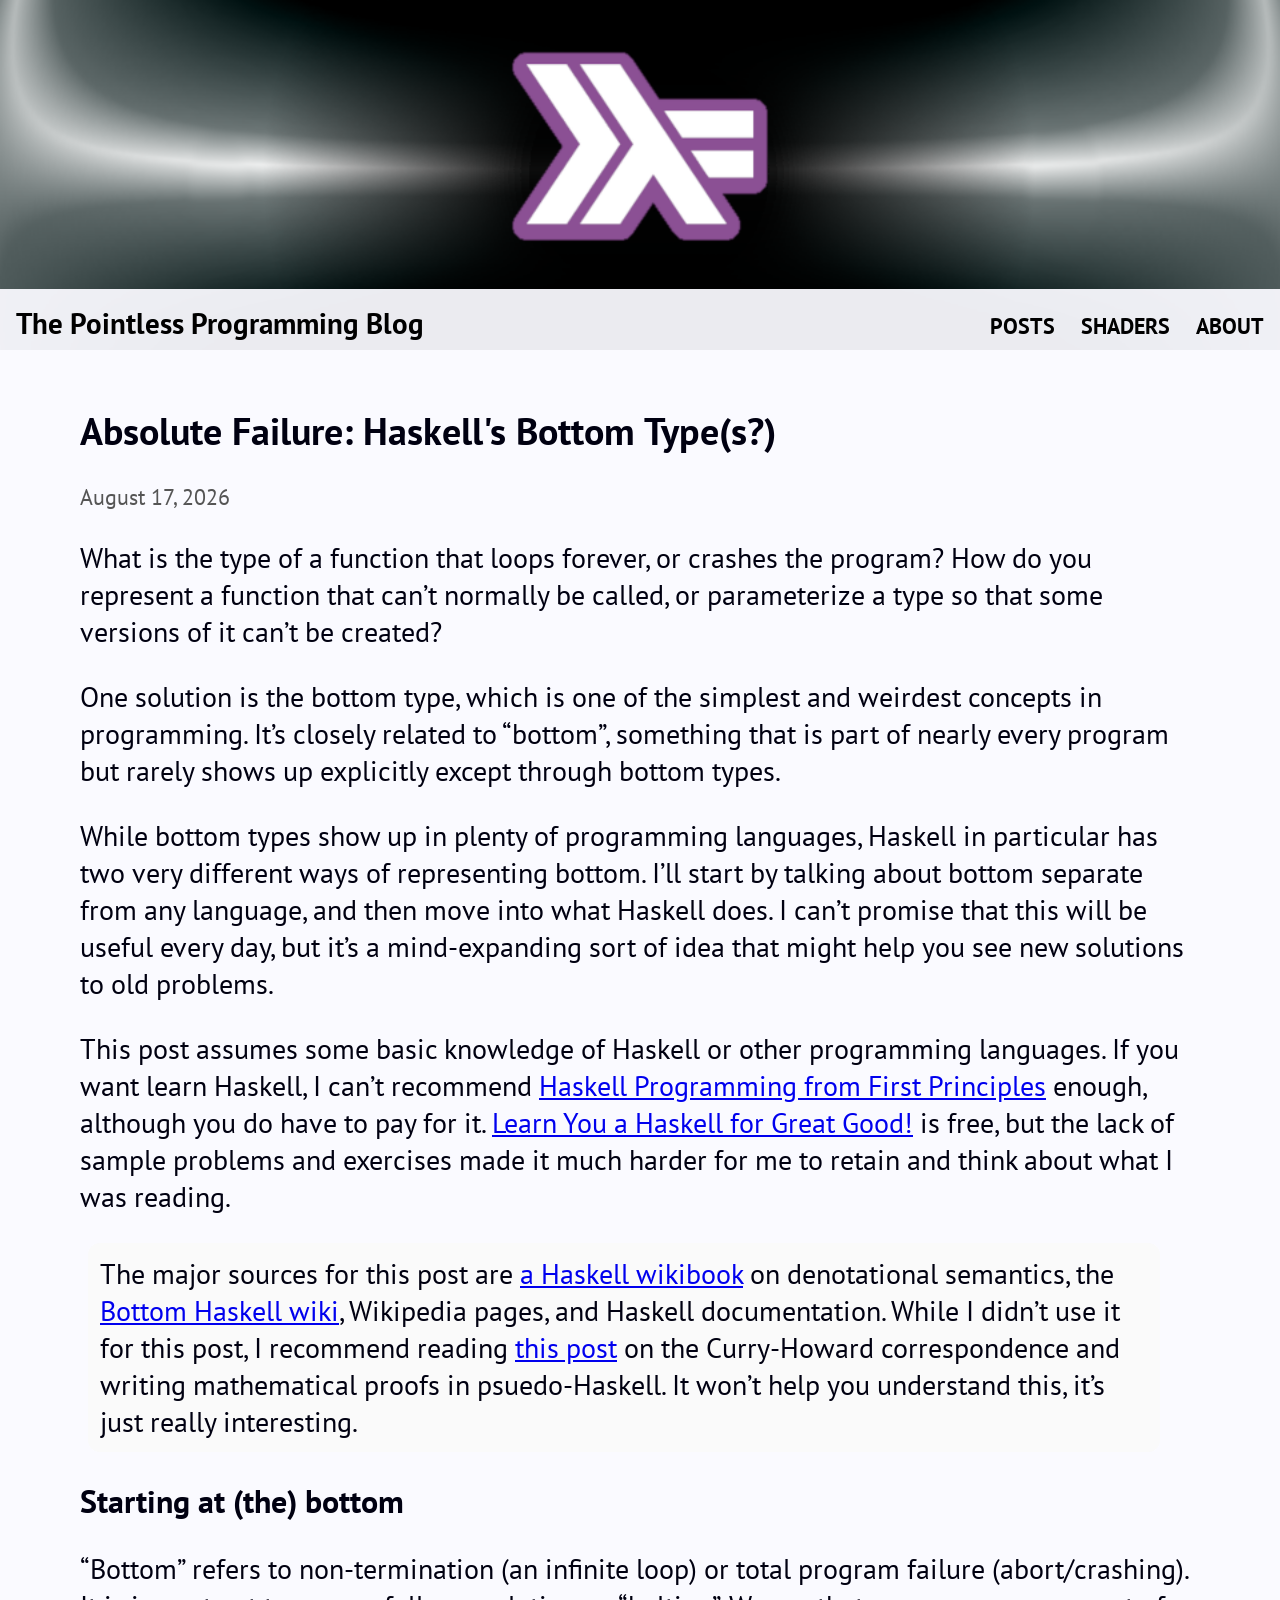
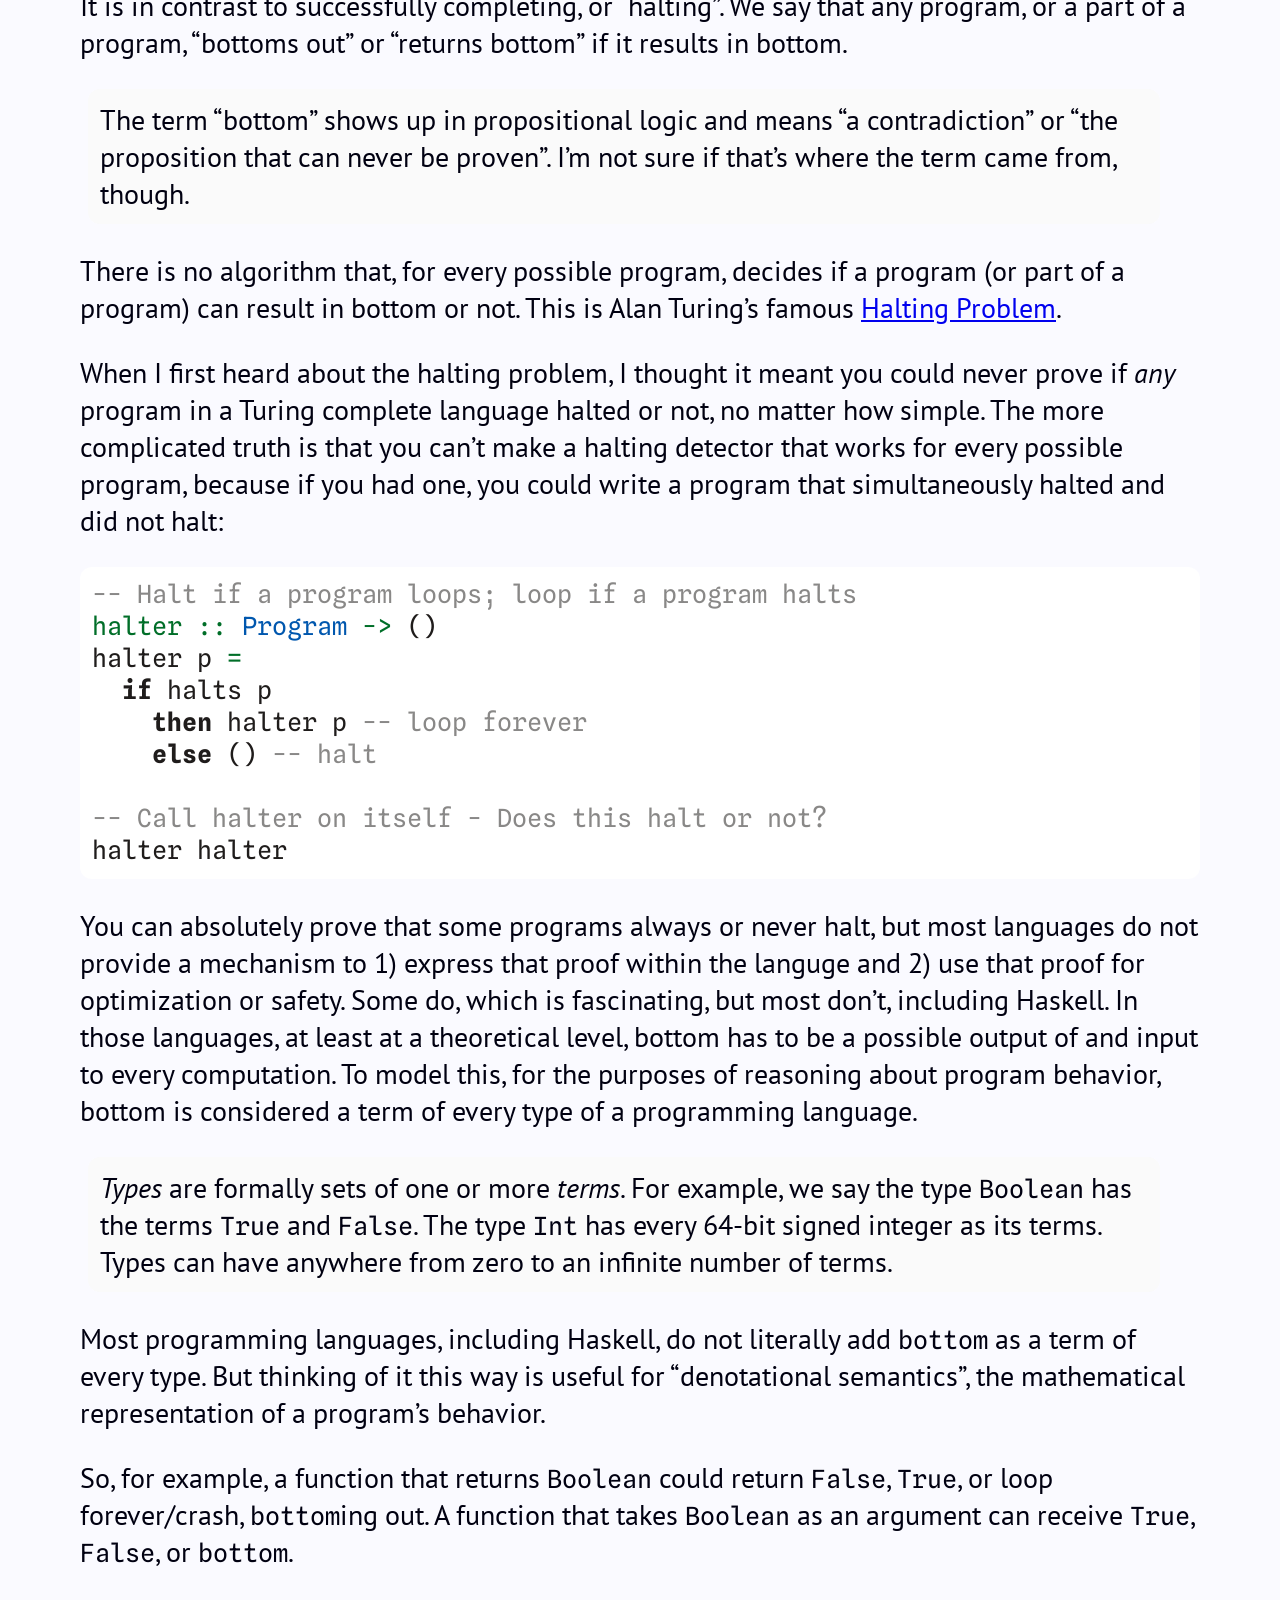
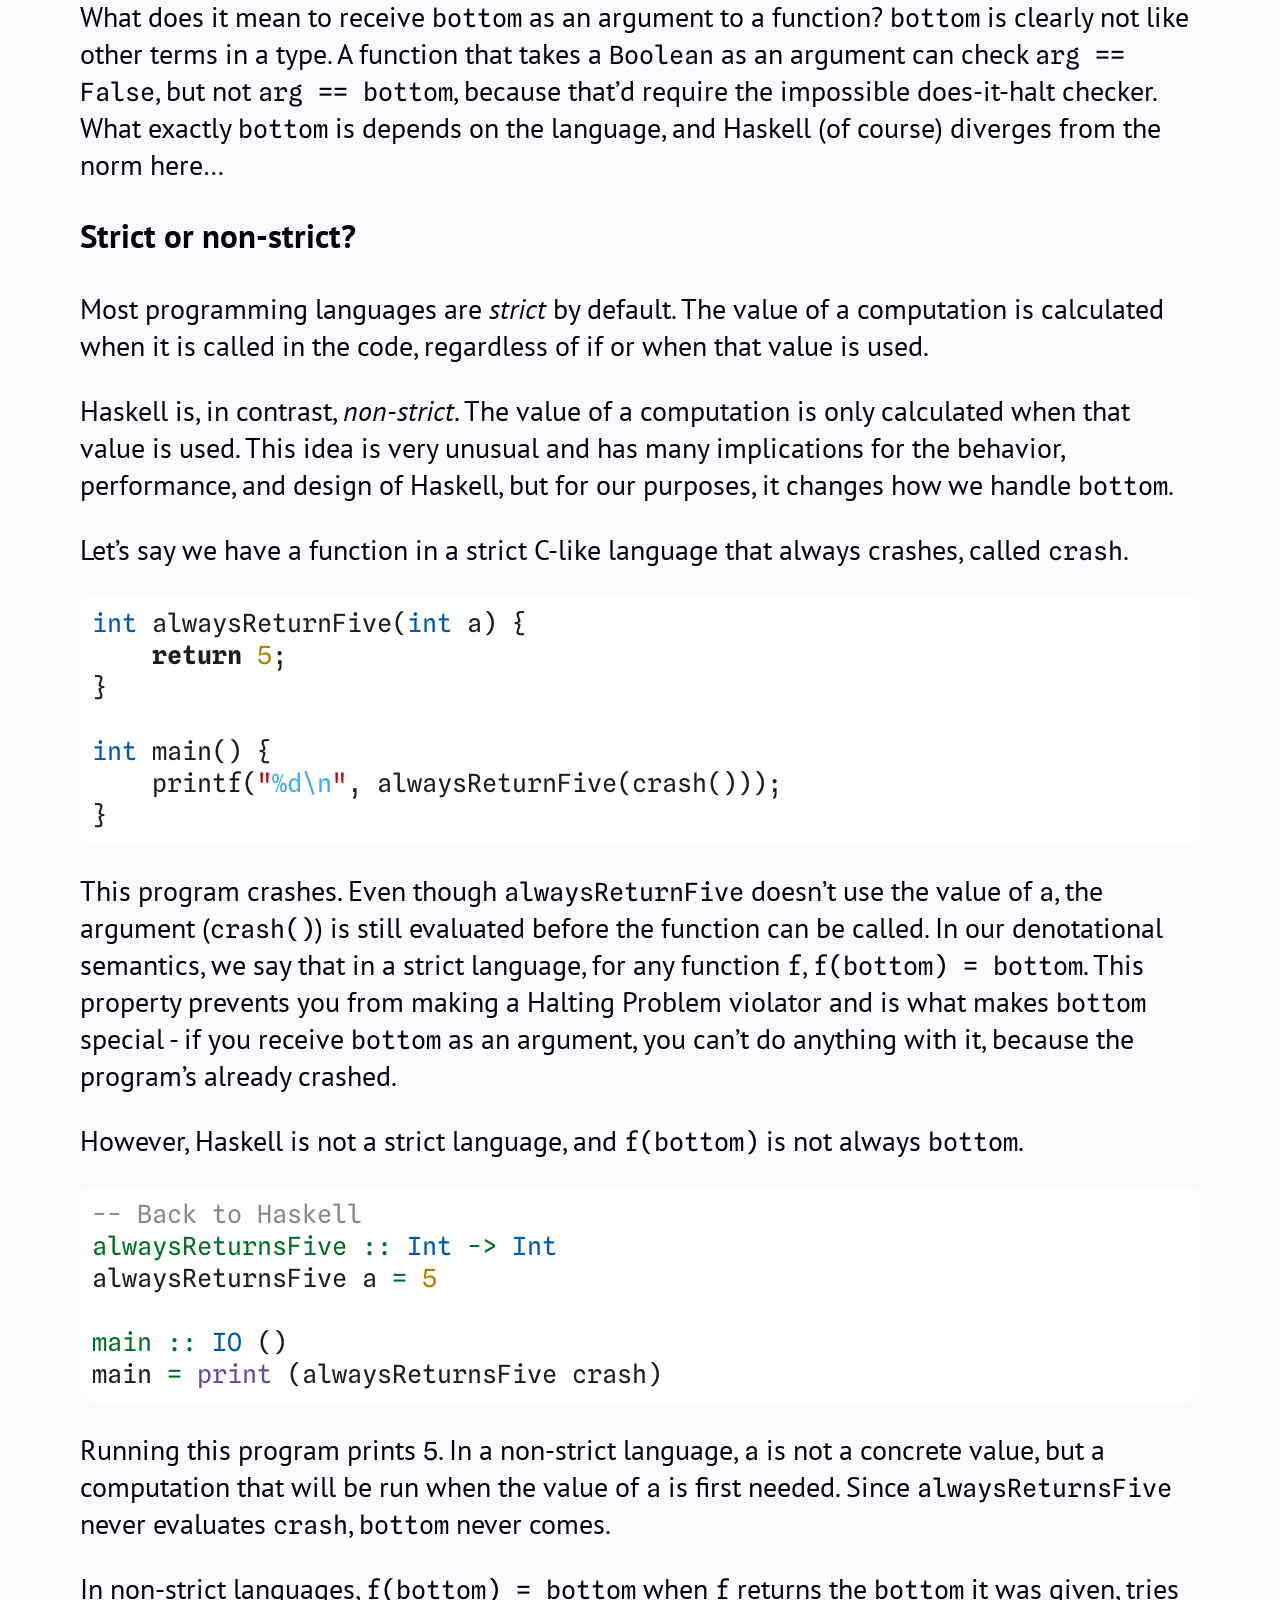
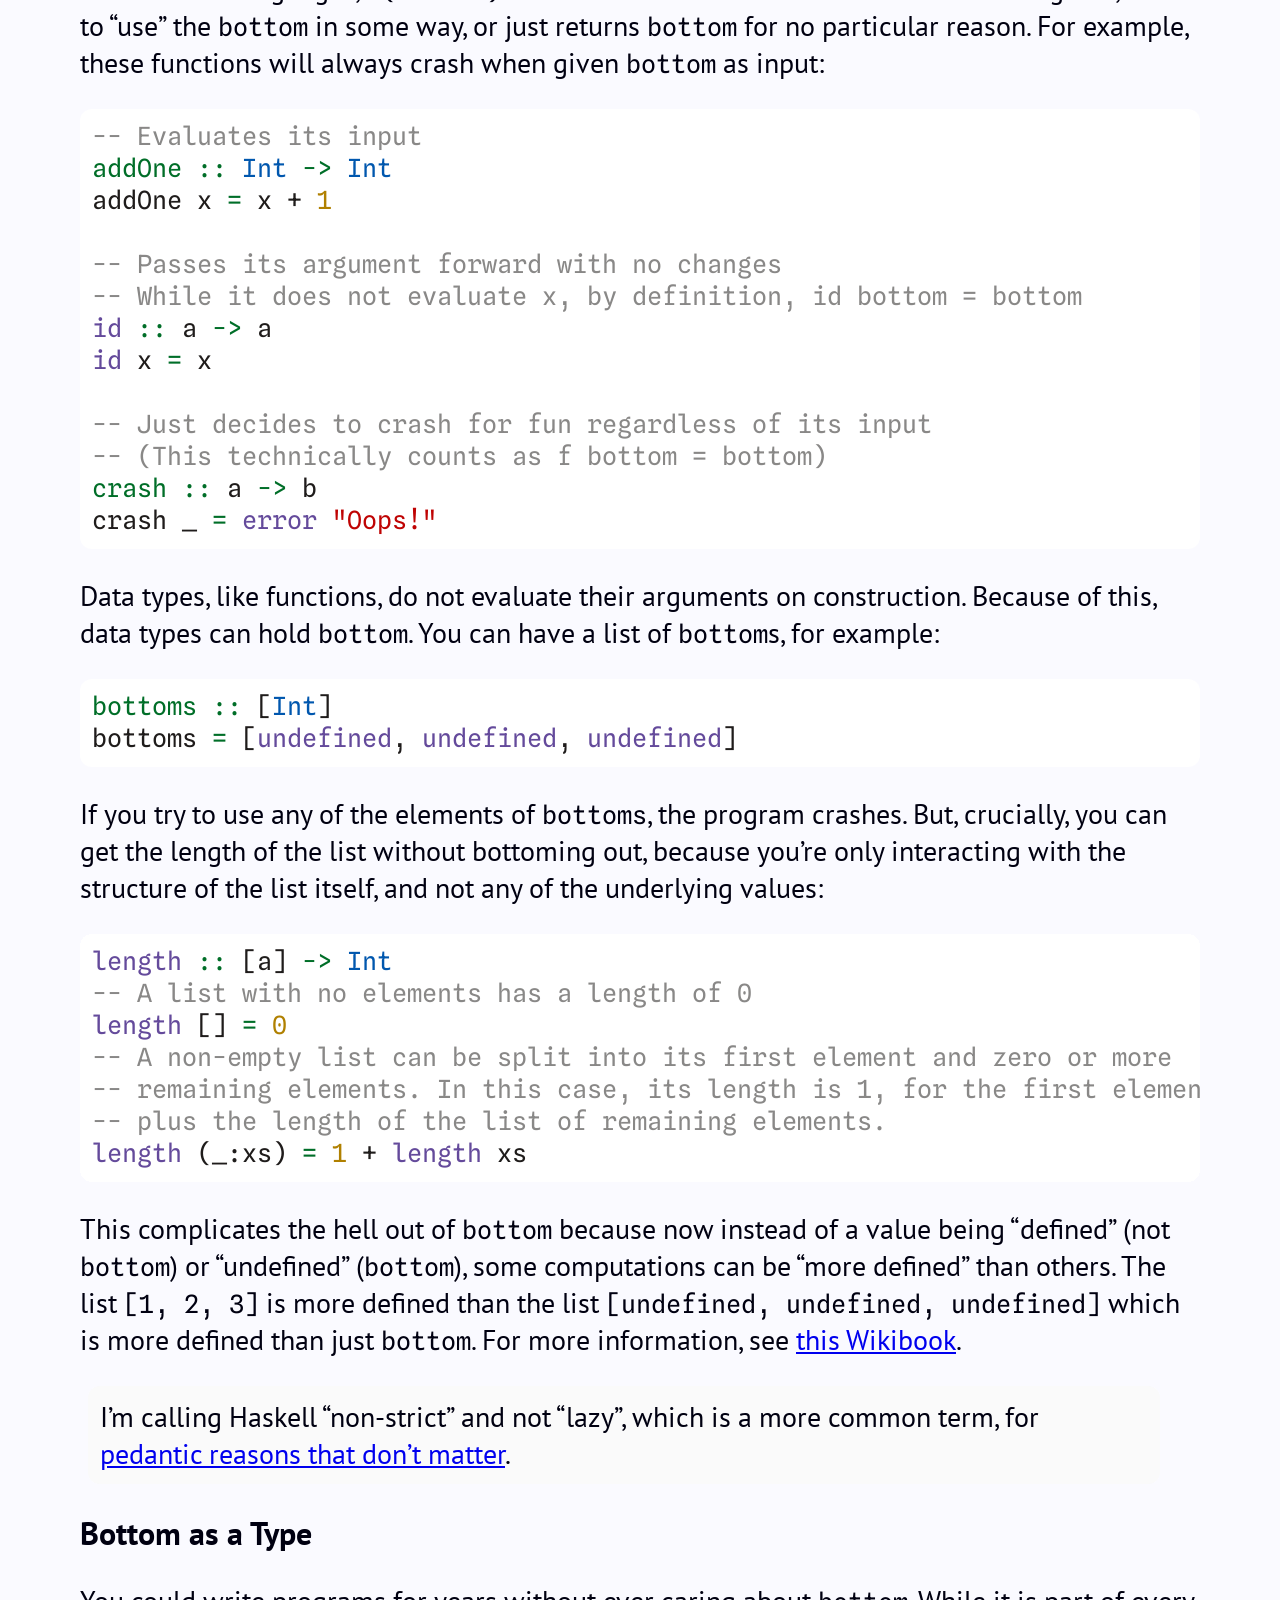
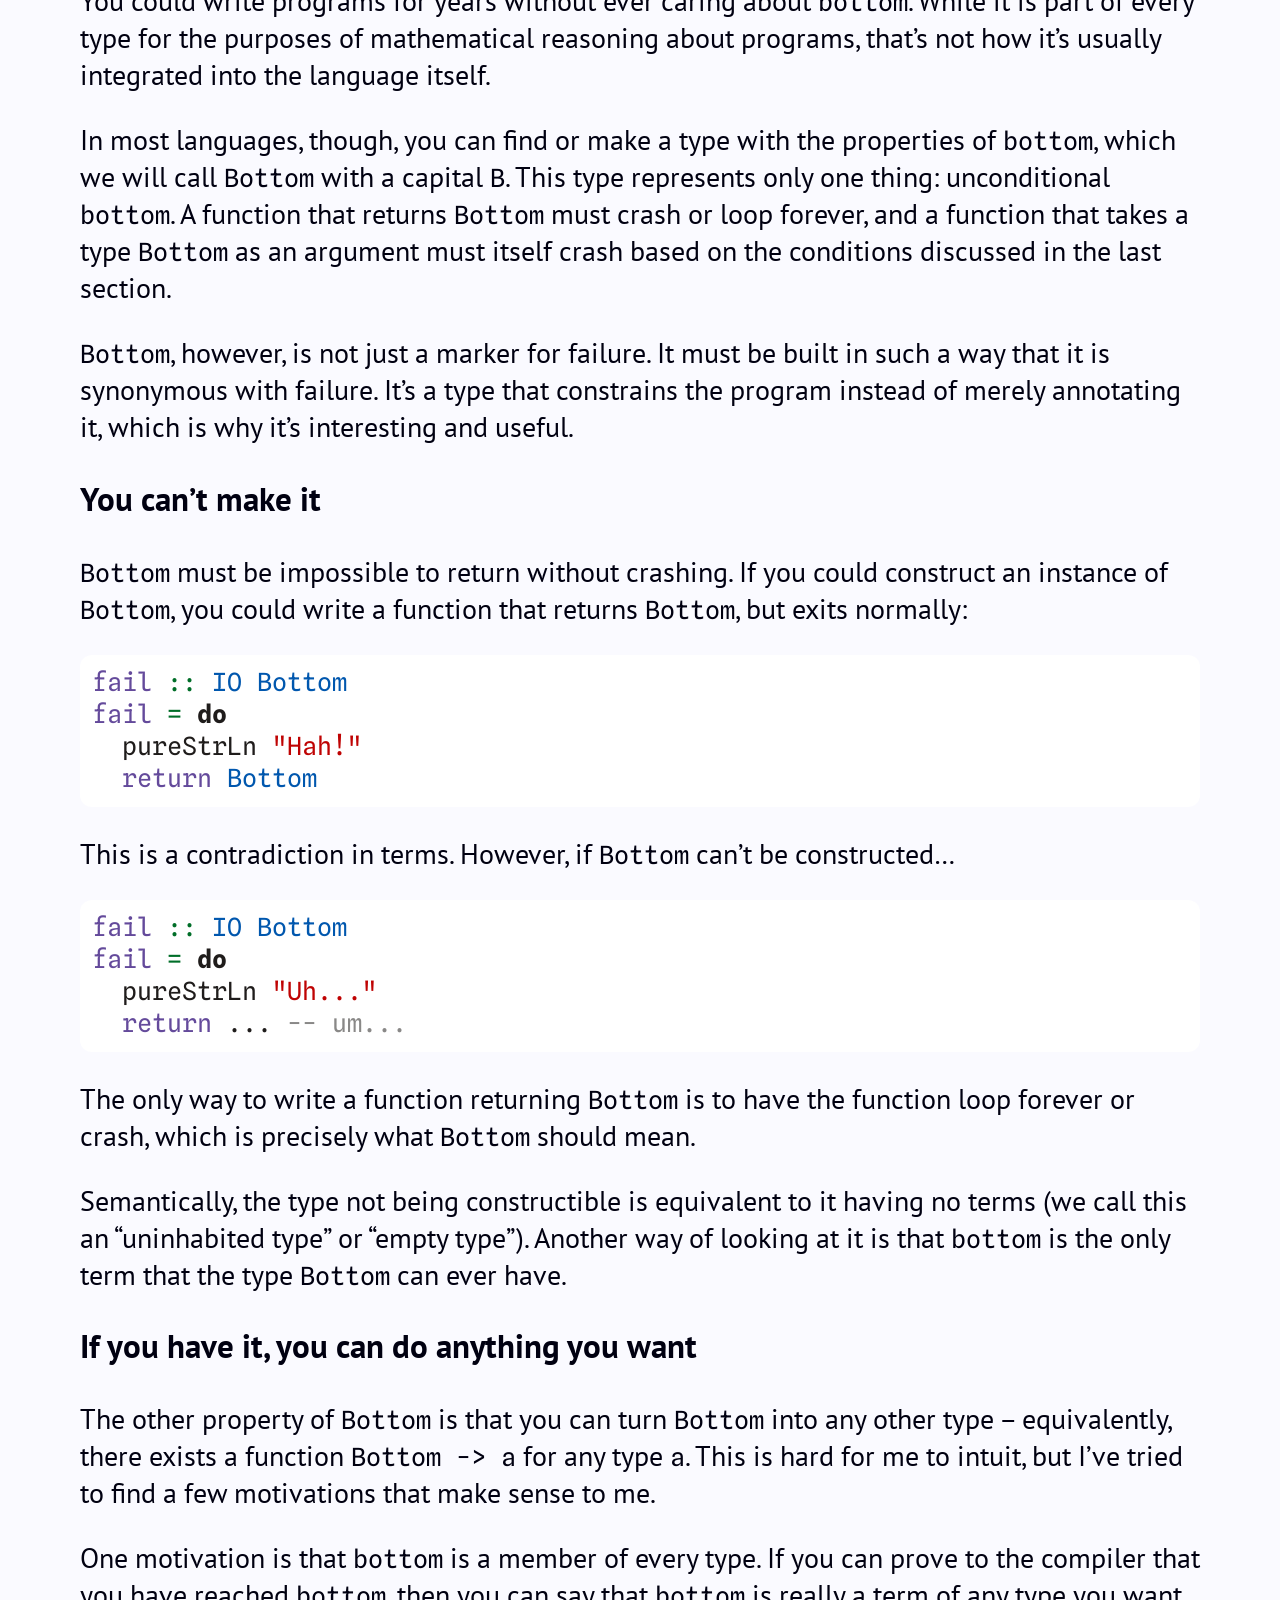
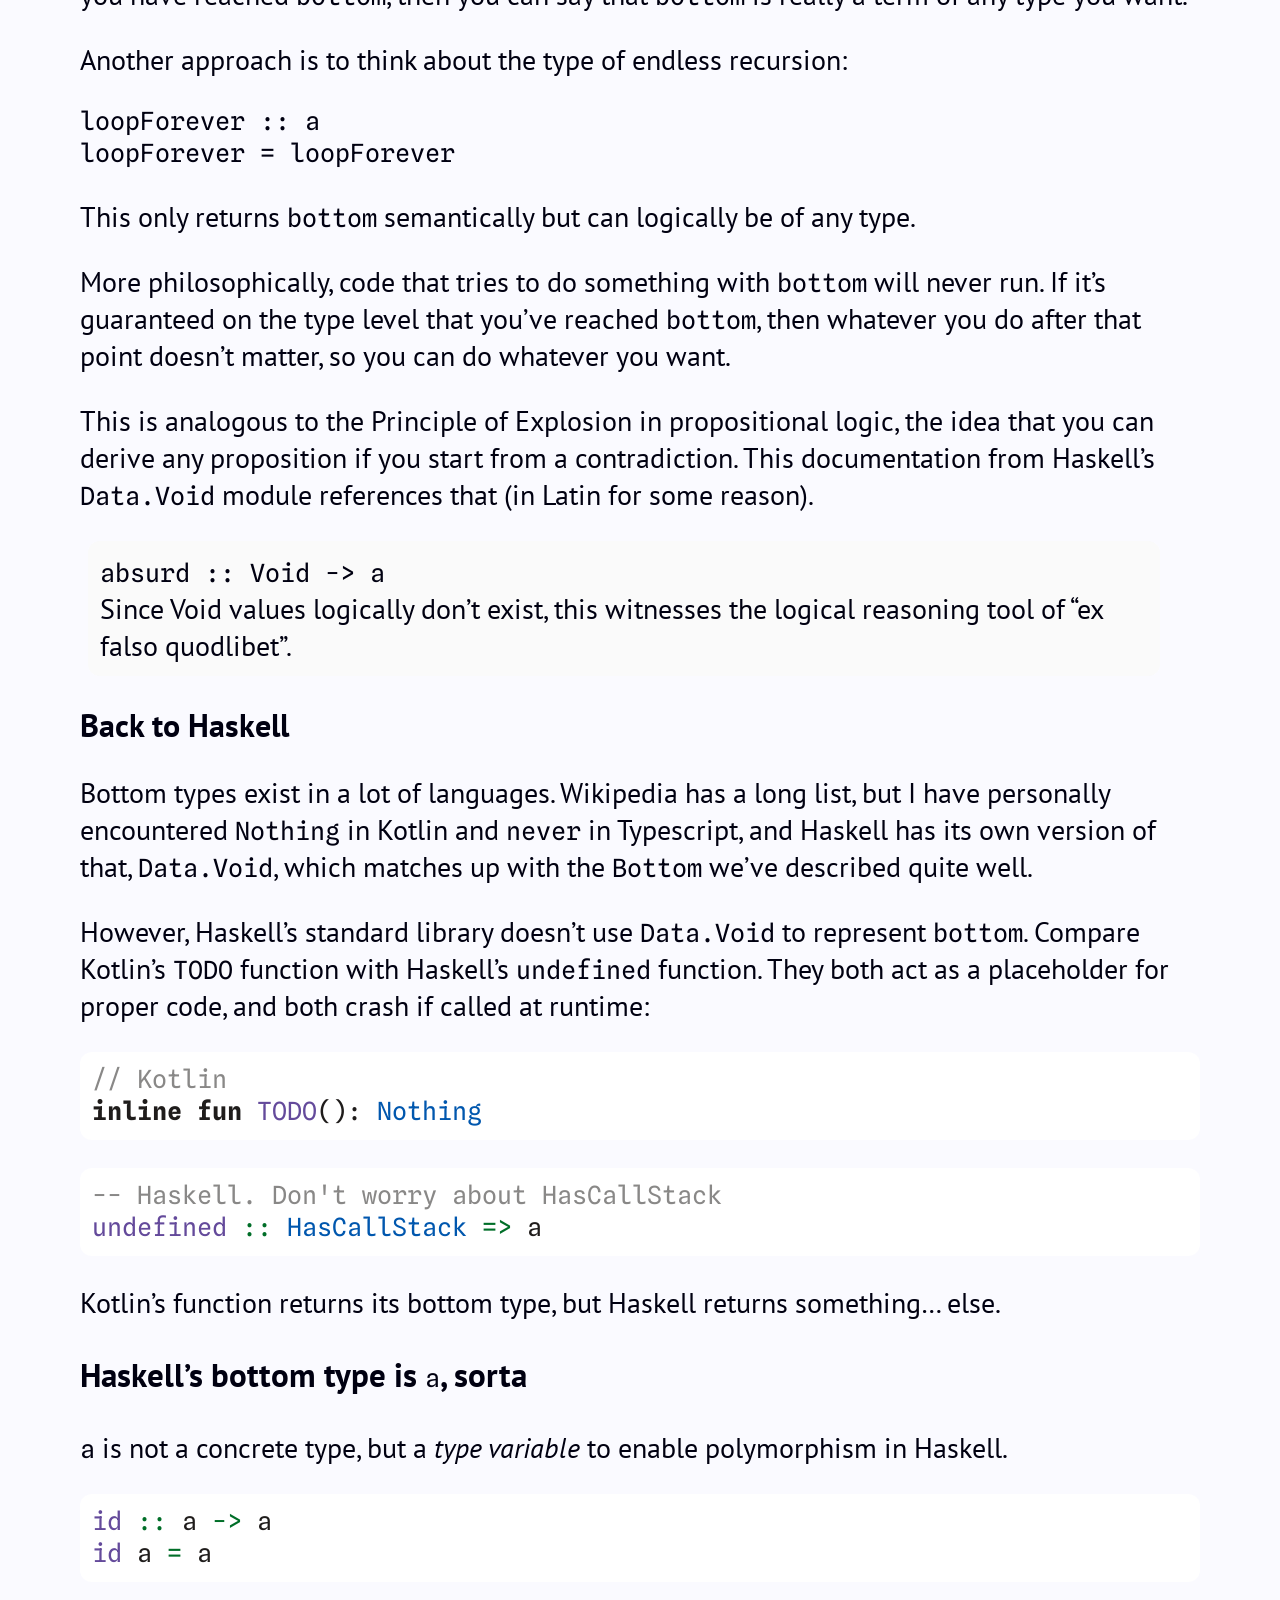
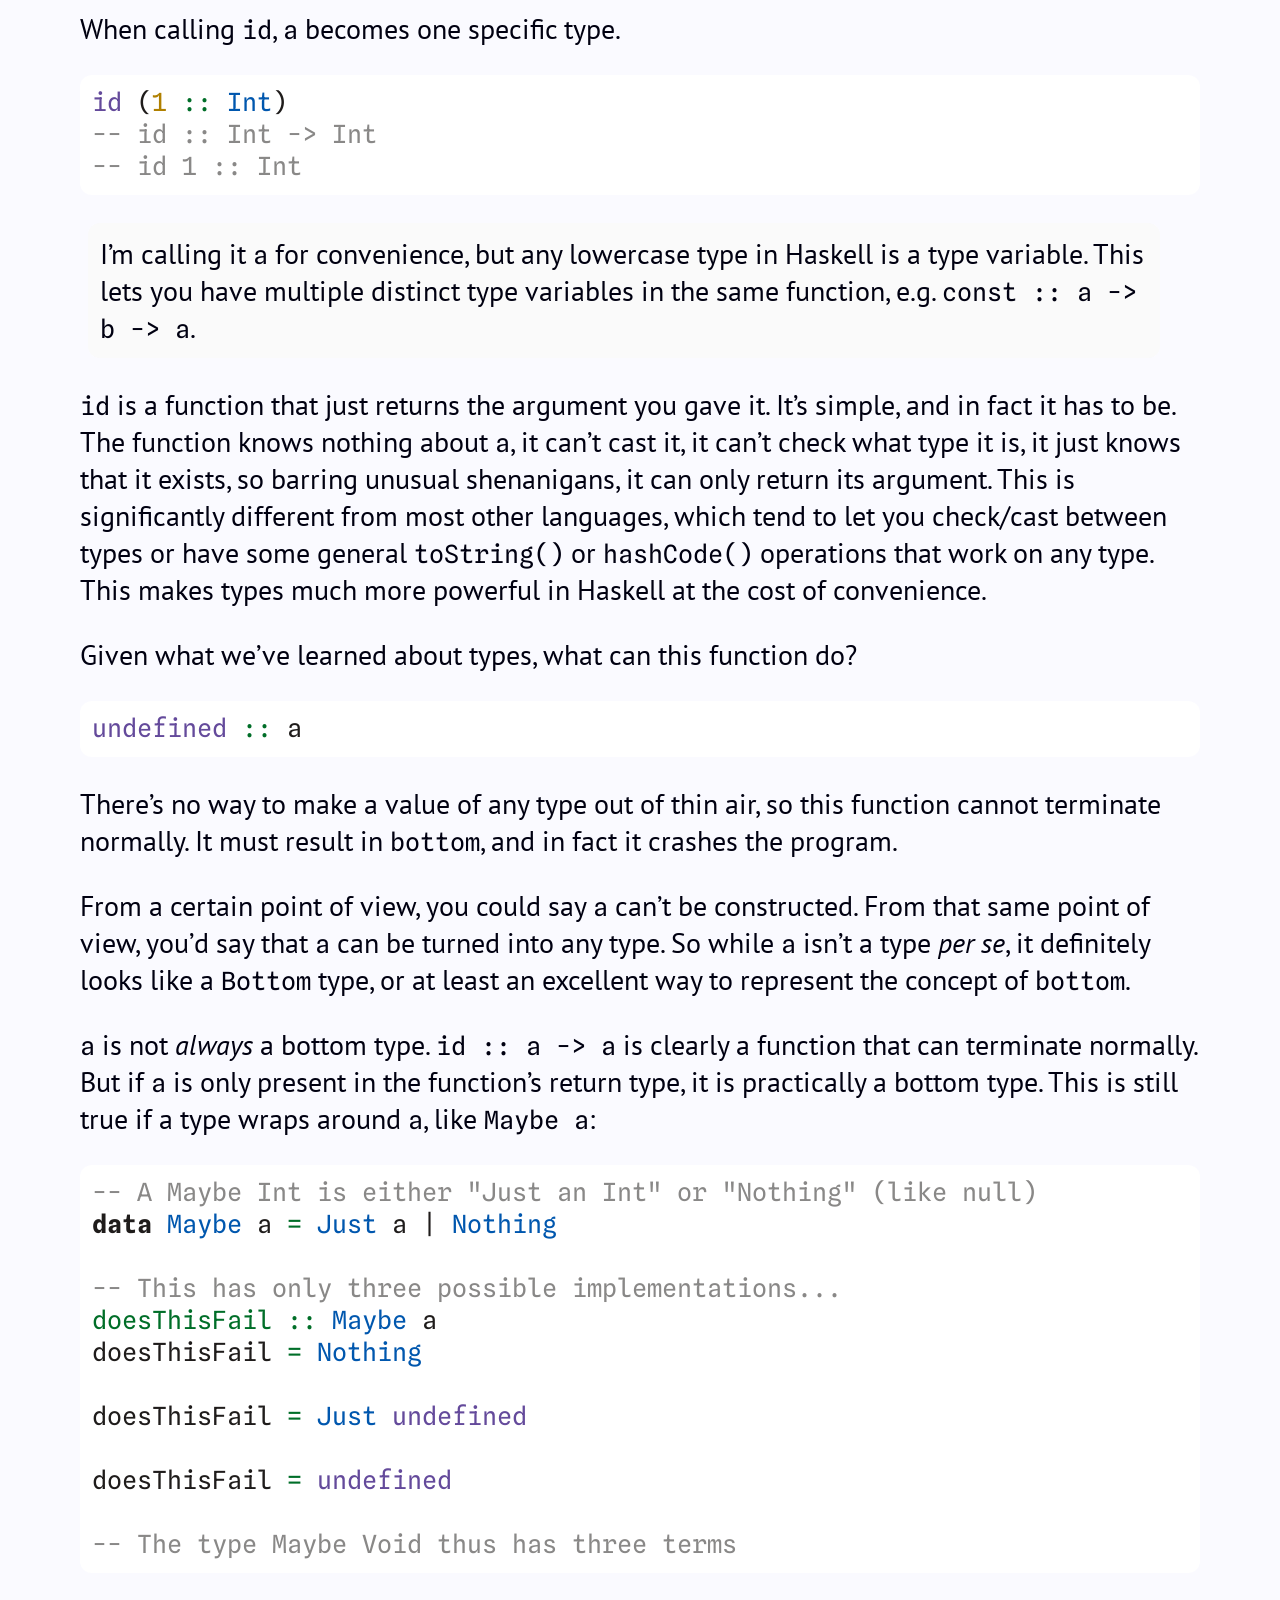
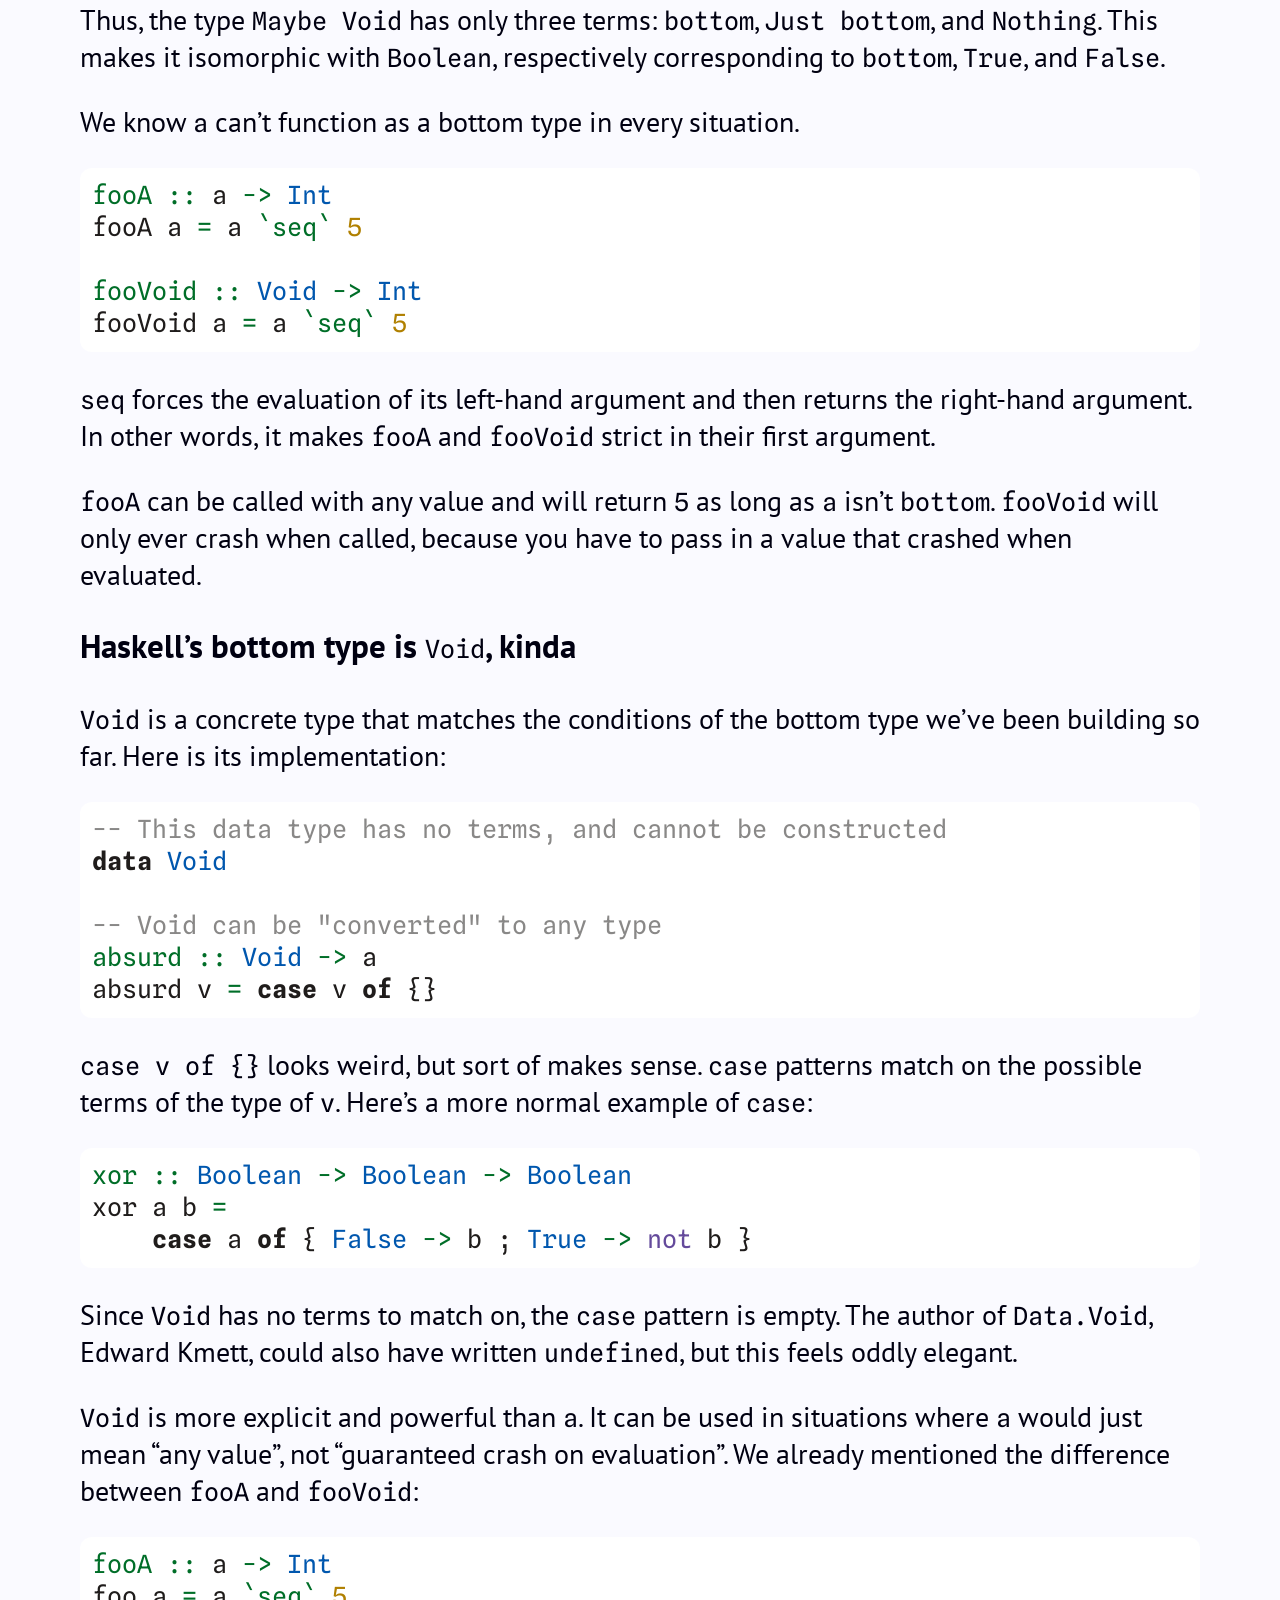
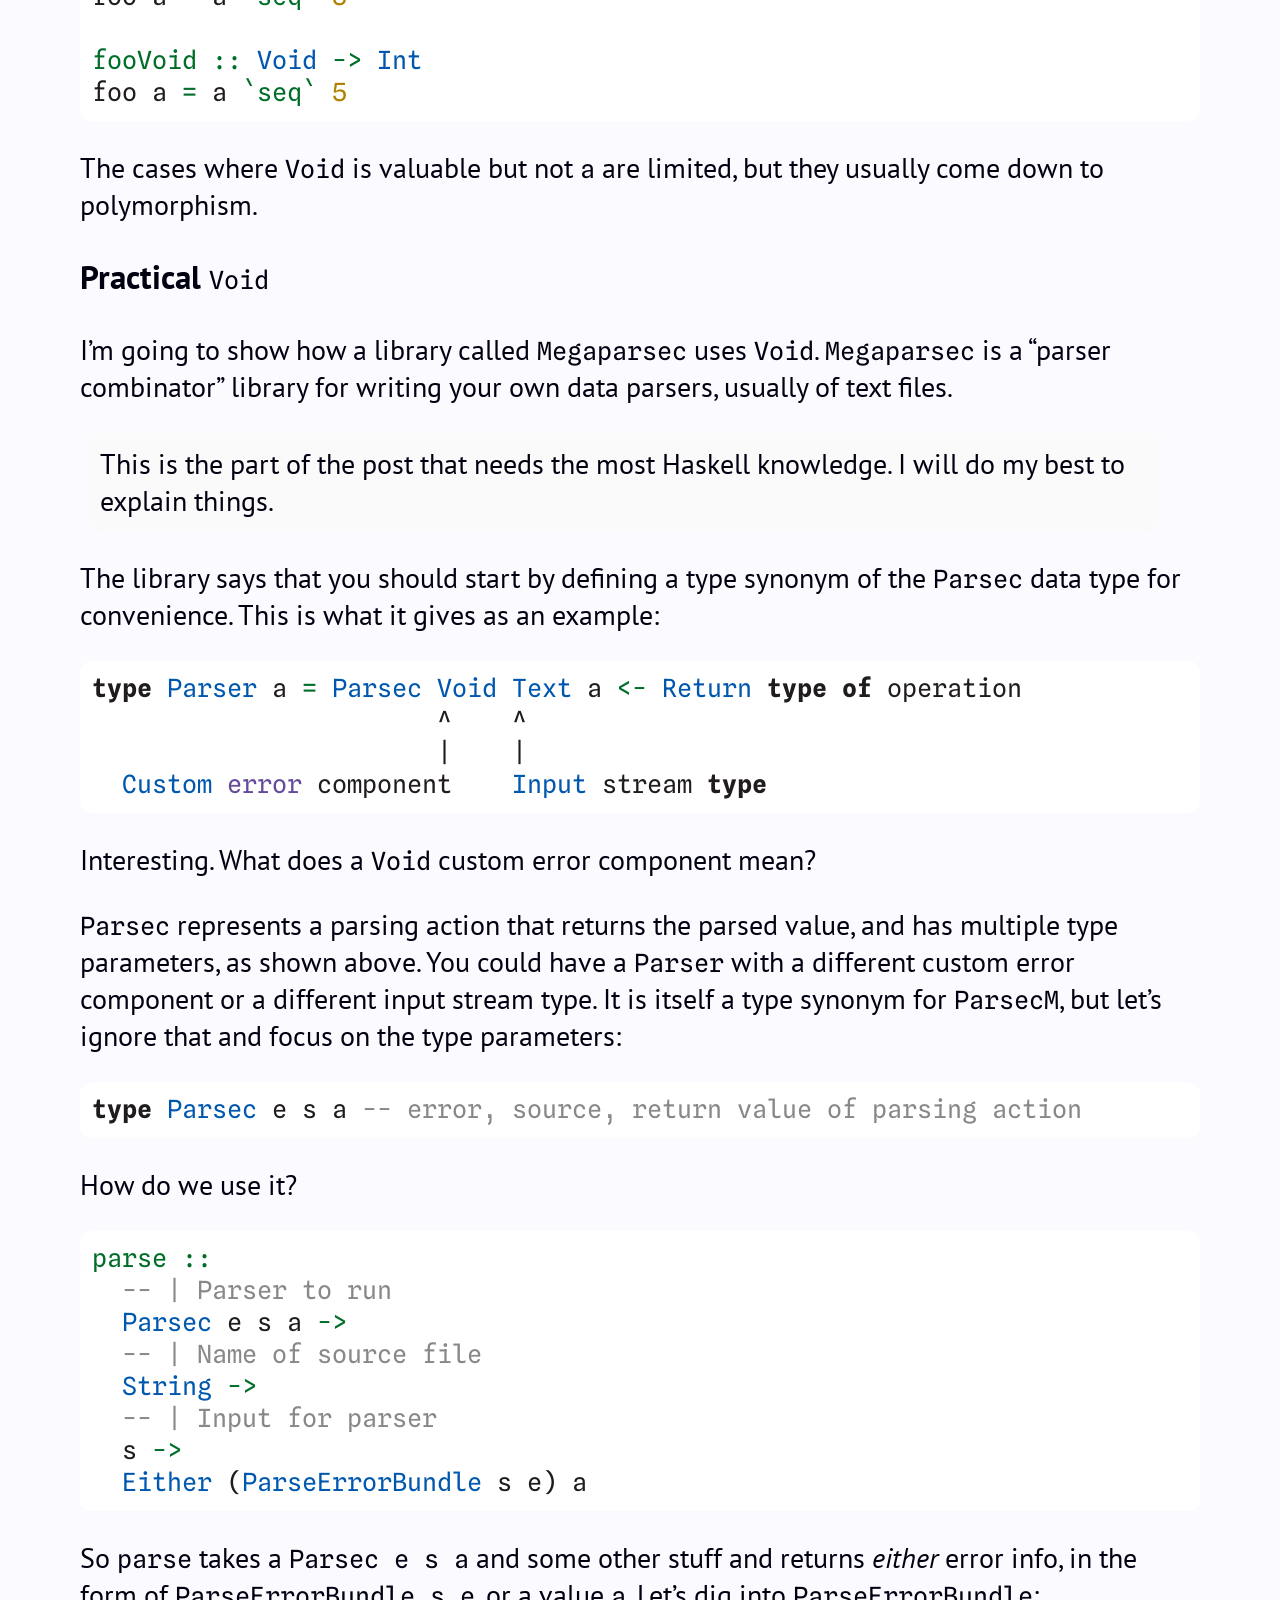
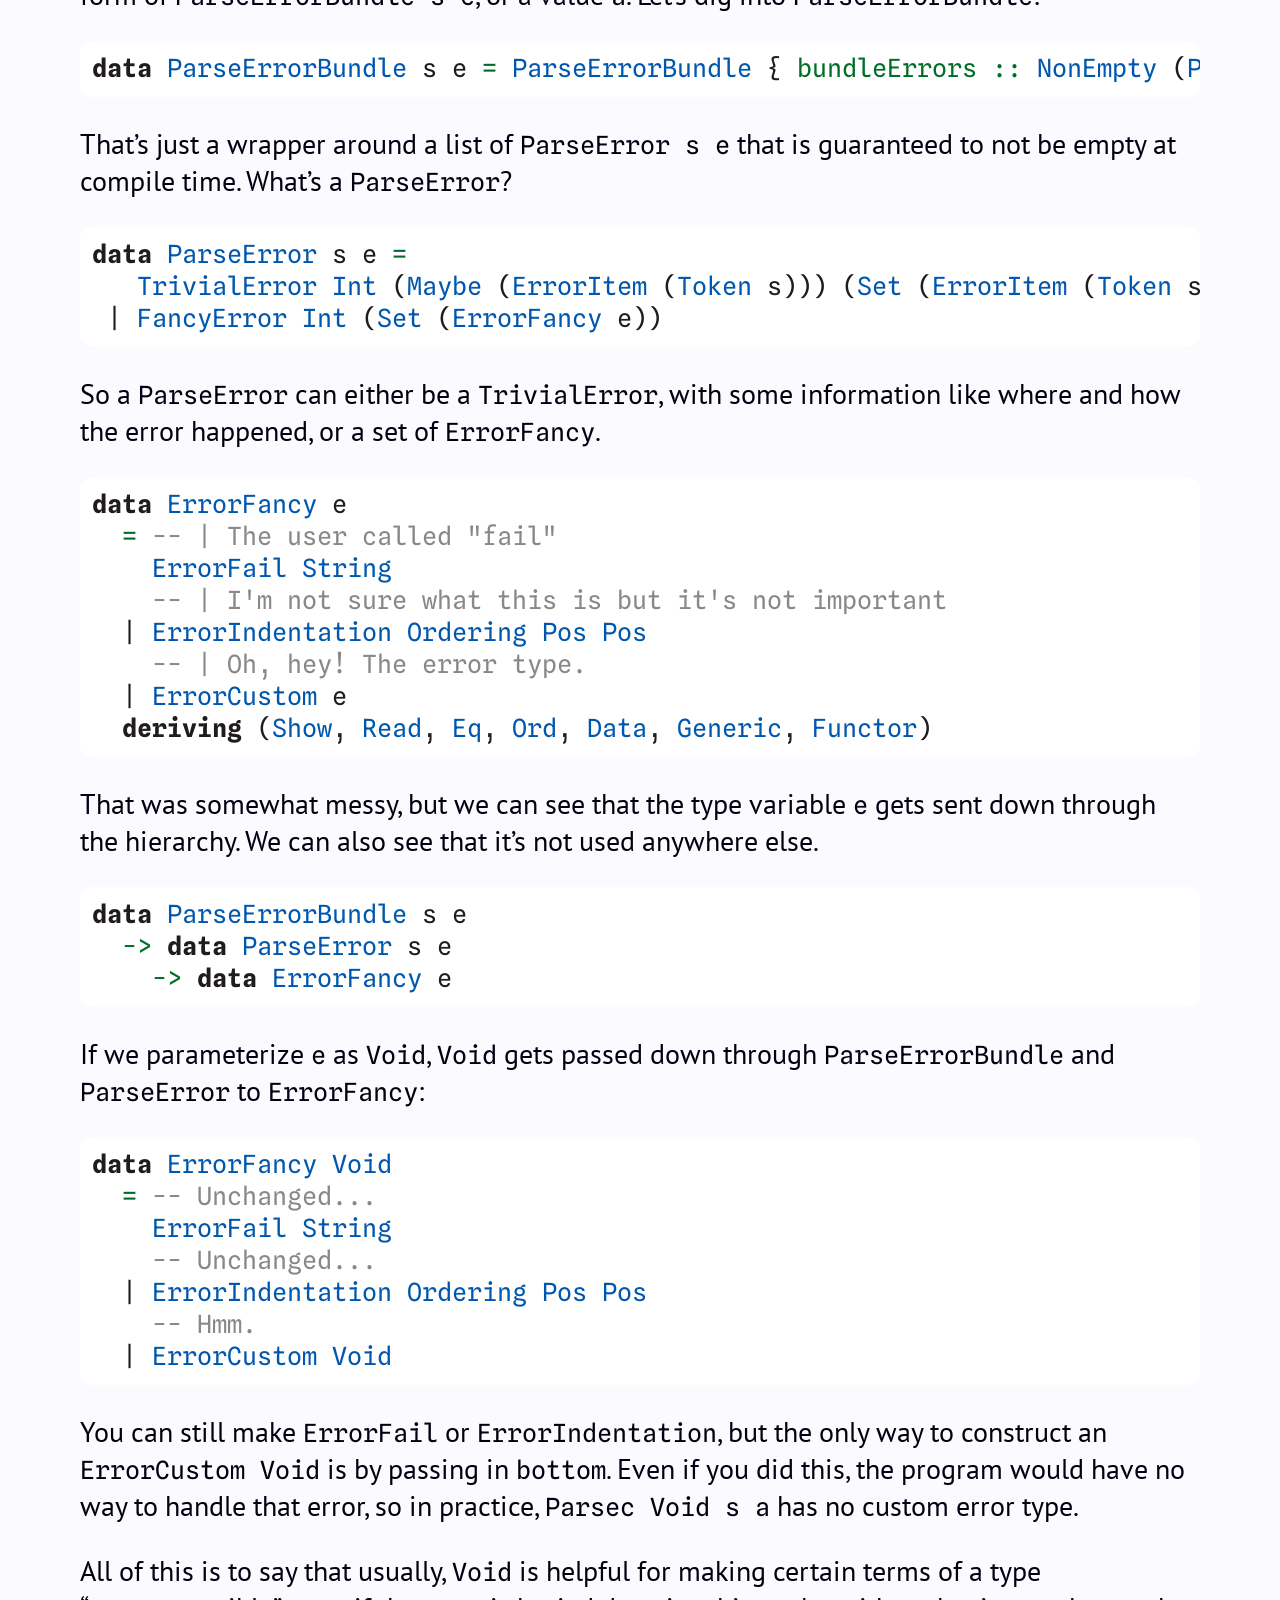
<file: docs/posts/2026-08-17-haskell-bottom.html>
<!doctype html>
<html lang="en">
    <head>
        <meta charset="utf-8">
        <meta http-equiv="x-ua-compatible" content="ie=edge">
        <meta name="viewport" content="width=device-width, initial-scale=1">
        <title>Pointless Programming</title>
        <link rel="stylesheet" href="../css/syntax.css" />
        <link rel="stylesheet" href="../css/default.css" />
        <link rel="preconnect" href="https://fonts.googleapis.com">
        <link rel="preconnect" href="https://fonts.gstatic.com" crossorigin>
        <link href="https://fonts.googleapis.com/css2?family=PT+Sans:ital,wght@0,400;0,700;1,400;1,700&family=Spline+Sans+Mono:ital,wght@0,300..700;1,300..700&display=swap" rel="stylesheet">

    </head>
    <body>
        <header>
            
            <img class="img_header_image" src="../images/haskell-bottom-header.png" />
            <div class="img_header_links">
                <div class="logo">
                    <a href="../">The Pointless Programming Blog</a>
                </div>
                <nav>
                    <a href="../">Posts</a>
                    <a href="../shaders.html">Shaders</a>
                    <a href="../about.html">About</a>
                </nav>
            </div>
            
        </header>

        <main role="main">
            <h1>Absolute Failure: Haskell's Bottom Type(s?)</h1>
            <article>
    <section class="header">
        August 17, 2026
        
    </section>
    <section>
        <p>What is the type of a function that loops forever, or crashes the program? How do you represent a function that can’t normally be called, or parameterize a type so that some versions of it can’t be created?</p>
<p>One solution is the bottom type, which is one of the simplest and weirdest concepts in programming. It’s closely related to “bottom”, something that is part of nearly every program but rarely shows up explicitly except through bottom types.</p>
<p>While bottom types show up in plenty of programming languages, Haskell in particular has two very different ways of representing bottom. I’ll start by talking about bottom separate from any language, and then move into what Haskell does. I can’t promise that this will be useful every day, but it’s a mind-expanding sort of idea that might help you see new solutions to old problems.</p>
<!--more-->
<p>This post assumes some basic knowledge of Haskell or other programming languages. If you want learn Haskell, I can’t recommend <a href="https://haskellbook.com/">Haskell Programming from First Principles</a> enough, although you do have to pay for it. <a href="https://learnyouahaskell.github.io/chapters.html">Learn You a Haskell for Great Good!</a> is free, but the lack of sample problems and exercises made it much harder for me to retain and think about what I was reading.</p>
<blockquote>
<p>The major sources for this post are <a href="https://en.wikibooks.org/wiki/Haskell/Denotational_semantics">a Haskell wikibook</a> on denotational semantics, the <a href="https://wiki.haskell.org/Bottom">Bottom Haskell wiki</a>, Wikipedia pages, and Haskell documentation. While I didn’t use it for this post, I recommend reading <a href="https://web.archive.org/web/20080819185521/http://www.thenewsh.com/~newsham/formal/curryhoward/">this post</a> on the Curry-Howard correspondence and writing mathematical proofs in psuedo-Haskell. It won’t help you understand this, it’s just really interesting.</p>
</blockquote>
<h2 id="starting-at-the-bottom">Starting at (the) bottom</h2>
<p>“Bottom” refers to non-termination (an infinite loop) or total program failure (abort/crashing). It is in contrast to successfully completing, or “halting”. We say that any program, or a part of a program, “bottoms out” or “returns bottom” if it results in bottom.</p>
<blockquote>
<p>The term “bottom” shows up in propositional logic and means “a contradiction” or “the proposition that can never be proven”. I’m not sure if that’s where the term came from, though.</p>
</blockquote>
<p>There is no algorithm that, for every possible program, decides if a program (or part of a program) can result in bottom or not. This is Alan Turing’s famous <a href="https://en.wikipedia.org/wiki/Halting_problem">Halting Problem</a>.</p>
<p>When I first heard about the halting problem, I thought it meant you could never prove if <em>any</em> program in a Turing complete language halted or not, no matter how simple. The more complicated truth is that you can’t make a halting detector that works for every possible program, because if you had one, you could write a program that simultaneously halted and did not halt:</p>
<div class="sourceCode" id="cb1"><pre class="sourceCode haskell"><code class="sourceCode haskell"><span id="cb1-1"><a href="#cb1-1" aria-hidden="true" tabindex="-1"></a><span class="co">-- Halt if a program loops; loop if a program halts</span></span>
<span id="cb1-2"><a href="#cb1-2" aria-hidden="true" tabindex="-1"></a><span class="ot">halter ::</span> <span class="dt">Program</span> <span class="ot">-&gt;</span> ()</span>
<span id="cb1-3"><a href="#cb1-3" aria-hidden="true" tabindex="-1"></a>halter p <span class="ot">=</span></span>
<span id="cb1-4"><a href="#cb1-4" aria-hidden="true" tabindex="-1"></a>  <span class="kw">if</span> halts p</span>
<span id="cb1-5"><a href="#cb1-5" aria-hidden="true" tabindex="-1"></a>    <span class="kw">then</span> halter p <span class="co">-- loop forever</span></span>
<span id="cb1-6"><a href="#cb1-6" aria-hidden="true" tabindex="-1"></a>    <span class="kw">else</span> () <span class="co">-- halt</span></span>
<span id="cb1-7"><a href="#cb1-7" aria-hidden="true" tabindex="-1"></a></span>
<span id="cb1-8"><a href="#cb1-8" aria-hidden="true" tabindex="-1"></a><span class="co">-- Call halter on itself - Does this halt or not?</span></span>
<span id="cb1-9"><a href="#cb1-9" aria-hidden="true" tabindex="-1"></a>halter halter</span></code></pre></div>
<p>You can absolutely prove that some programs always or never halt, but most languages do not provide a mechanism to 1) express that proof within the languge and 2) use that proof for optimization or safety. Some do, which is fascinating, but most don’t, including Haskell. In those languages, at least at a theoretical level, bottom has to be a possible output of and input to every computation. To model this, for the purposes of reasoning about program behavior, bottom is considered a term of every type of a programming language.</p>
<blockquote>
<p><em>Types</em> are formally sets of one or more <em>terms</em>. For example, we say the type <code>Boolean</code> has the terms <code>True</code> and <code>False</code>. The type <code>Int</code> has every 64-bit signed integer as its terms. Types can have anywhere from zero to an infinite number of terms.</p>
</blockquote>
<p>Most programming languages, including Haskell, do not literally add <code>bottom</code> as a term of every type. But thinking of it this way is useful for “denotational semantics”, the mathematical representation of a program’s behavior.</p>
<p>So, for example, a function that returns <code>Boolean</code> could return <code>False</code>, <code>True</code>, or loop forever/crash, <code>bottom</code>ing out. A function that takes <code>Boolean</code> as an argument can receive <code>True</code>, <code>False</code>, or <code>bottom</code>.</p>
<p>What does it mean to receive <code>bottom</code> as an argument to a function? <code>bottom</code> is clearly not like other terms in a type. A function that takes a <code>Boolean</code> as an argument can check <code>arg == False</code>, but not <code>arg == bottom</code>, because that’d require the impossible does-it-halt checker. What exactly <code>bottom</code> is depends on the language, and Haskell (of course) diverges from the norm here…</p>
<h3 id="strict-or-non-strict">Strict or non-strict?</h3>
<p>Most programming languages are <em>strict</em> by default. The value of a computation is calculated when it is called in the code, regardless of if or when that value is used.</p>
<p>Haskell is, in contrast, <em>non-strict</em>. The value of a computation is only calculated when that value is used. This idea is very unusual and has many implications for the behavior, performance, and design of Haskell, but for our purposes, it changes how we handle <code>bottom</code>.</p>
<p>Let’s say we have a function in a strict C-like language that always crashes, called <code>crash</code>.</p>
<div class="sourceCode" id="cb2"><pre class="sourceCode c"><code class="sourceCode c"><span id="cb2-1"><a href="#cb2-1" aria-hidden="true" tabindex="-1"></a><span class="dt">int</span> alwaysReturnFive<span class="op">(</span><span class="dt">int</span> a<span class="op">)</span> <span class="op">{</span></span>
<span id="cb2-2"><a href="#cb2-2" aria-hidden="true" tabindex="-1"></a>    <span class="cf">return</span> <span class="dv">5</span><span class="op">;</span></span>
<span id="cb2-3"><a href="#cb2-3" aria-hidden="true" tabindex="-1"></a><span class="op">}</span></span>
<span id="cb2-4"><a href="#cb2-4" aria-hidden="true" tabindex="-1"></a></span>
<span id="cb2-5"><a href="#cb2-5" aria-hidden="true" tabindex="-1"></a><span class="dt">int</span> main<span class="op">()</span> <span class="op">{</span></span>
<span id="cb2-6"><a href="#cb2-6" aria-hidden="true" tabindex="-1"></a>    printf<span class="op">(</span><span class="st">&quot;</span><span class="sc">%d\n</span><span class="st">&quot;</span><span class="op">,</span> alwaysReturnFive<span class="op">(</span>crash<span class="op">()));</span></span>
<span id="cb2-7"><a href="#cb2-7" aria-hidden="true" tabindex="-1"></a><span class="op">}</span></span></code></pre></div>
<p>This program crashes. Even though <code>alwaysReturnFive</code> doesn’t use the value of <code>a</code>, the argument (<code>crash()</code>) is still evaluated before the function can be called. In our denotational semantics, we say that in a strict language, for any function <code>f</code>, <code>f(bottom) = bottom</code>. This property prevents you from making a Halting Problem violator and is what makes <code>bottom</code> special - if you receive <code>bottom</code> as an argument, you can’t do anything with it, because the program’s already crashed.</p>
<p>However, Haskell is not a strict language, and <code>f(bottom)</code> is not always <code>bottom</code>.</p>
<div class="sourceCode" id="cb3"><pre class="sourceCode haskell"><code class="sourceCode haskell"><span id="cb3-1"><a href="#cb3-1" aria-hidden="true" tabindex="-1"></a><span class="co">-- Back to Haskell</span></span>
<span id="cb3-2"><a href="#cb3-2" aria-hidden="true" tabindex="-1"></a><span class="ot">alwaysReturnsFive ::</span> <span class="dt">Int</span> <span class="ot">-&gt;</span> <span class="dt">Int</span></span>
<span id="cb3-3"><a href="#cb3-3" aria-hidden="true" tabindex="-1"></a>alwaysReturnsFive a <span class="ot">=</span> <span class="dv">5</span></span>
<span id="cb3-4"><a href="#cb3-4" aria-hidden="true" tabindex="-1"></a></span>
<span id="cb3-5"><a href="#cb3-5" aria-hidden="true" tabindex="-1"></a><span class="ot">main ::</span> <span class="dt">IO</span> ()</span>
<span id="cb3-6"><a href="#cb3-6" aria-hidden="true" tabindex="-1"></a>main <span class="ot">=</span> <span class="fu">print</span> (alwaysReturnsFive crash)</span></code></pre></div>
<p>Running this program prints <code>5</code>. In a non-strict language, <code>a</code> is not a concrete value, but a computation that will be run when the value of <code>a</code> is first needed. Since <code>alwaysReturnsFive</code> never evaluates <code>crash</code>, <code>bottom</code> never comes.</p>
<p>In non-strict languages, <code>f(bottom) = bottom</code> when <code>f</code> returns the <code>bottom</code> it was given, tries to “use” the <code>bottom</code> in some way, or just returns <code>bottom</code> for no particular reason. For example, these functions will always crash when given <code>bottom</code> as input:</p>
<div class="sourceCode" id="cb4"><pre class="sourceCode haskell"><code class="sourceCode haskell"><span id="cb4-1"><a href="#cb4-1" aria-hidden="true" tabindex="-1"></a><span class="co">-- Evaluates its input</span></span>
<span id="cb4-2"><a href="#cb4-2" aria-hidden="true" tabindex="-1"></a><span class="ot">addOne ::</span> <span class="dt">Int</span> <span class="ot">-&gt;</span> <span class="dt">Int</span></span>
<span id="cb4-3"><a href="#cb4-3" aria-hidden="true" tabindex="-1"></a>addOne x <span class="ot">=</span> x <span class="op">+</span> <span class="dv">1</span></span>
<span id="cb4-4"><a href="#cb4-4" aria-hidden="true" tabindex="-1"></a></span>
<span id="cb4-5"><a href="#cb4-5" aria-hidden="true" tabindex="-1"></a><span class="co">-- Passes its argument forward with no changes</span></span>
<span id="cb4-6"><a href="#cb4-6" aria-hidden="true" tabindex="-1"></a><span class="co">-- While it does not evaluate x, by definition, id bottom = bottom</span></span>
<span id="cb4-7"><a href="#cb4-7" aria-hidden="true" tabindex="-1"></a><span class="fu">id</span><span class="ot"> ::</span> a <span class="ot">-&gt;</span> a</span>
<span id="cb4-8"><a href="#cb4-8" aria-hidden="true" tabindex="-1"></a><span class="fu">id</span> x <span class="ot">=</span> x</span>
<span id="cb4-9"><a href="#cb4-9" aria-hidden="true" tabindex="-1"></a></span>
<span id="cb4-10"><a href="#cb4-10" aria-hidden="true" tabindex="-1"></a><span class="co">-- Just decides to crash for fun regardless of its input</span></span>
<span id="cb4-11"><a href="#cb4-11" aria-hidden="true" tabindex="-1"></a><span class="co">-- (This technically counts as f bottom = bottom)</span></span>
<span id="cb4-12"><a href="#cb4-12" aria-hidden="true" tabindex="-1"></a><span class="ot">crash ::</span> a <span class="ot">-&gt;</span> b</span>
<span id="cb4-13"><a href="#cb4-13" aria-hidden="true" tabindex="-1"></a>crash _ <span class="ot">=</span> <span class="fu">error</span> <span class="st">&quot;Oops!&quot;</span></span></code></pre></div>
<p>Data types, like functions, do not evaluate their arguments on construction. Because of this, data types can hold <code>bottom</code>. You can have a list of <code>bottom</code>s, for example:</p>
<div class="sourceCode" id="cb5"><pre class="sourceCode haskell"><code class="sourceCode haskell"><span id="cb5-1"><a href="#cb5-1" aria-hidden="true" tabindex="-1"></a><span class="ot">bottoms ::</span> [<span class="dt">Int</span>]</span>
<span id="cb5-2"><a href="#cb5-2" aria-hidden="true" tabindex="-1"></a>bottoms <span class="ot">=</span> [<span class="fu">undefined</span>, <span class="fu">undefined</span>, <span class="fu">undefined</span>]</span></code></pre></div>
<p>If you try to use any of the elements of <code>bottoms</code>, the program crashes. But, crucially, you can get the length of the list without bottoming out, because you’re only interacting with the structure of the list itself, and not any of the underlying values:</p>
<div class="sourceCode" id="cb6"><pre class="sourceCode haskell"><code class="sourceCode haskell"><span id="cb6-1"><a href="#cb6-1" aria-hidden="true" tabindex="-1"></a><span class="fu">length</span><span class="ot"> ::</span> [a] <span class="ot">-&gt;</span> <span class="dt">Int</span></span>
<span id="cb6-2"><a href="#cb6-2" aria-hidden="true" tabindex="-1"></a><span class="co">-- A list with no elements has a length of 0</span></span>
<span id="cb6-3"><a href="#cb6-3" aria-hidden="true" tabindex="-1"></a><span class="fu">length</span> [] <span class="ot">=</span> <span class="dv">0</span></span>
<span id="cb6-4"><a href="#cb6-4" aria-hidden="true" tabindex="-1"></a><span class="co">-- A non-empty list can be split into its first element and zero or more</span></span>
<span id="cb6-5"><a href="#cb6-5" aria-hidden="true" tabindex="-1"></a><span class="co">-- remaining elements. In this case, its length is 1, for the first element,</span></span>
<span id="cb6-6"><a href="#cb6-6" aria-hidden="true" tabindex="-1"></a><span class="co">-- plus the length of the list of remaining elements.</span></span>
<span id="cb6-7"><a href="#cb6-7" aria-hidden="true" tabindex="-1"></a><span class="fu">length</span> (_<span class="op">:</span>xs) <span class="ot">=</span> <span class="dv">1</span> <span class="op">+</span> <span class="fu">length</span> xs</span></code></pre></div>
<p>This complicates the hell out of <code>bottom</code> because now instead of a value being “defined” (not <code>bottom</code>) or “undefined” (<code>bottom</code>), some computations can be “more defined” than others. The list <code>[1, 2, 3]</code> is more defined than the list <code>[undefined, undefined, undefined]</code> which is more defined than just <code>bottom</code>. For more information, see <a href="https://en.wikibooks.org/wiki/Haskell/Denotational_semantics">this Wikibook</a>.</p>
<blockquote>
<p>I’m calling Haskell “non-strict” and not “lazy”, which is a more common term, for <a href="https://mail.haskell.org/pipermail/haskell-cafe/2007-November/034814.html">pedantic reasons that don’t matter</a>.</p>
</blockquote>
<h2 id="bottom-as-a-type">Bottom as a Type</h2>
<p>You could write programs for years without ever caring about <code>bottom</code>. While it is part of every type for the purposes of mathematical reasoning about programs, that’s not how it’s usually integrated into the language itself.</p>
<p>In most languages, though, you can find or make a type with the properties of <code>bottom</code>, which we will call <code>Bottom</code> with a capital <code>B</code>. This type represents only one thing: unconditional <code>bottom</code>. A function that returns <code>Bottom</code> must crash or loop forever, and a function that takes a type <code>Bottom</code> as an argument must itself crash based on the conditions discussed in the last section.</p>
<p><code>Bottom</code>, however, is not just a marker for failure. It must be built in such a way that it is synonymous with failure. It’s a type that constrains the program instead of merely annotating it, which is why it’s interesting and useful.</p>
<h3 id="you-cant-make-it">You can’t make it</h3>
<p><code>Bottom</code> must be impossible to return without crashing. If you could construct an instance of <code>Bottom</code>, you could write a function that returns <code>Bottom</code>, but exits normally:</p>
<div class="sourceCode" id="cb7"><pre class="sourceCode haskell"><code class="sourceCode haskell"><span id="cb7-1"><a href="#cb7-1" aria-hidden="true" tabindex="-1"></a><span class="fu">fail</span><span class="ot"> ::</span> <span class="dt">IO</span> <span class="dt">Bottom</span></span>
<span id="cb7-2"><a href="#cb7-2" aria-hidden="true" tabindex="-1"></a><span class="fu">fail</span> <span class="ot">=</span> <span class="kw">do</span></span>
<span id="cb7-3"><a href="#cb7-3" aria-hidden="true" tabindex="-1"></a>  pureStrLn <span class="st">&quot;Hah!&quot;</span></span>
<span id="cb7-4"><a href="#cb7-4" aria-hidden="true" tabindex="-1"></a>  <span class="fu">return</span> <span class="dt">Bottom</span></span></code></pre></div>
<p>This is a contradiction in terms. However, if <code>Bottom</code> can’t be constructed…</p>
<div class="sourceCode" id="cb8"><pre class="sourceCode haskell"><code class="sourceCode haskell"><span id="cb8-1"><a href="#cb8-1" aria-hidden="true" tabindex="-1"></a><span class="fu">fail</span><span class="ot"> ::</span> <span class="dt">IO</span> <span class="dt">Bottom</span></span>
<span id="cb8-2"><a href="#cb8-2" aria-hidden="true" tabindex="-1"></a><span class="fu">fail</span> <span class="ot">=</span> <span class="kw">do</span></span>
<span id="cb8-3"><a href="#cb8-3" aria-hidden="true" tabindex="-1"></a>  pureStrLn <span class="st">&quot;Uh...&quot;</span></span>
<span id="cb8-4"><a href="#cb8-4" aria-hidden="true" tabindex="-1"></a>  <span class="fu">return</span> <span class="op">...</span> <span class="co">-- um...</span></span></code></pre></div>
<p>The only way to write a function returning <code>Bottom</code> is to have the function loop forever or crash, which is precisely what <code>Bottom</code> should mean.</p>
<p>Semantically, the type not being constructible is equivalent to it having no terms (we call this an “uninhabited type” or “empty type”). Another way of looking at it is that <code>bottom</code> is the only term that the type <code>Bottom</code> can ever have.</p>
<h3 id="if-you-have-it-you-can-do-anything-you-want">If you have it, you can do anything you want</h3>
<p>The other property of <code>Bottom</code> is that you can turn <code>Bottom</code> into any other type – equivalently, there exists a function <code>Bottom -&gt; a</code> for any type <code>a</code>. This is hard for me to intuit, but I’ve tried to find a few motivations that make sense to me.</p>
<p>One motivation is that <code>bottom</code> is a member of every type. If you can prove to the compiler that you have reached <code>bottom</code>, then you can say that <code>bottom</code> is really a term of any type you want.</p>
<p>Another approach is to think about the type of endless recursion:</p>
<pre><code>loopForever :: a
loopForever = loopForever </code></pre>
<p>This only returns <code>bottom</code> semantically but can logically be of any type.</p>
<p>More philosophically, code that tries to do something with <code>bottom</code> will never run. If it’s guaranteed on the type level that you’ve reached <code>bottom</code>, then whatever you do after that point doesn’t matter, so you can do whatever you want.</p>
<p>This is analogous to the Principle of Explosion in propositional logic, the idea that you can derive any proposition if you start from a contradiction. This documentation from Haskell’s <code>Data.Void</code> module references that (in Latin for some reason).</p>
<blockquote>
<p><code>absurd :: Void -&gt; a</code></p>
<p>Since Void values logically don’t exist, this witnesses the logical reasoning tool of “ex falso quodlibet”.</p>
</blockquote>
<h2 id="back-to-haskell">Back to Haskell</h2>
<p>Bottom types exist in a lot of languages. Wikipedia has a long list, but I have personally encountered <code>Nothing</code> in Kotlin and <code>never</code> in Typescript, and Haskell has its own version of that, <code>Data.Void</code>, which matches up with the <code>Bottom</code> we’ve described quite well.</p>
<p>However, Haskell’s standard library doesn’t use <code>Data.Void</code> to represent <code>bottom</code>. Compare Kotlin’s <code>TODO</code> function with Haskell’s <code>undefined</code> function. They both act as a placeholder for proper code, and both crash if called at runtime:</p>
<div class="sourceCode" id="cb10"><pre class="sourceCode kotlin"><code class="sourceCode kotlin"><span id="cb10-1"><a href="#cb10-1" aria-hidden="true" tabindex="-1"></a><span class="co">// Kotlin</span></span>
<span id="cb10-2"><a href="#cb10-2" aria-hidden="true" tabindex="-1"></a><span class="kw">inline</span> <span class="kw">fun</span> <span class="fu">TODO</span><span class="op">():</span> <span class="dt">Nothing</span></span></code></pre></div>
<div class="sourceCode" id="cb11"><pre class="sourceCode haskell"><code class="sourceCode haskell"><span id="cb11-1"><a href="#cb11-1" aria-hidden="true" tabindex="-1"></a><span class="co">-- Haskell. Don't worry about HasCallStack</span></span>
<span id="cb11-2"><a href="#cb11-2" aria-hidden="true" tabindex="-1"></a><span class="fu">undefined</span><span class="ot"> ::</span> <span class="dt">HasCallStack</span> <span class="ot">=&gt;</span> a</span></code></pre></div>
<p>Kotlin’s function returns its bottom type, but Haskell returns something… else.</p>
<h3 id="haskells-bottom-type-is-a-sorta">Haskell’s bottom type is <code>a</code>, sorta</h3>
<p><code>a</code> is not a concrete type, but a <em>type variable</em> to enable polymorphism in Haskell.</p>
<div class="sourceCode" id="cb12"><pre class="sourceCode haskell"><code class="sourceCode haskell"><span id="cb12-1"><a href="#cb12-1" aria-hidden="true" tabindex="-1"></a><span class="fu">id</span><span class="ot"> ::</span> a <span class="ot">-&gt;</span> a</span>
<span id="cb12-2"><a href="#cb12-2" aria-hidden="true" tabindex="-1"></a><span class="fu">id</span> a <span class="ot">=</span> a</span></code></pre></div>
<p>When calling <code>id</code>, <code>a</code> becomes one specific type.</p>
<div class="sourceCode" id="cb13"><pre class="sourceCode haskell"><code class="sourceCode haskell"><span id="cb13-1"><a href="#cb13-1" aria-hidden="true" tabindex="-1"></a><span class="fu">id</span> (<span class="dv">1</span><span class="ot"> ::</span> <span class="dt">Int</span>)</span>
<span id="cb13-2"><a href="#cb13-2" aria-hidden="true" tabindex="-1"></a><span class="co">-- id :: Int -&gt; Int</span></span>
<span id="cb13-3"><a href="#cb13-3" aria-hidden="true" tabindex="-1"></a><span class="co">-- id 1 :: Int</span></span></code></pre></div>
<blockquote>
<p>I’m calling it <code>a</code> for convenience, but any lowercase type in Haskell is a type variable. This lets you have multiple distinct type variables in the same function, e.g. <code>const :: a -&gt; b -&gt; a</code>.</p>
</blockquote>
<p><code>id</code> is a function that just returns the argument you gave it. It’s simple, and in fact it has to be. The function knows nothing about <code>a</code>, it can’t cast it, it can’t check what type it is, it just knows that it exists, so barring unusual shenanigans, it can only return its argument. This is significantly different from most other languages, which tend to let you check/cast between types or have some general <code>toString()</code> or <code>hashCode()</code> operations that work on any type. This makes types much more powerful in Haskell at the cost of convenience.</p>
<p>Given what we’ve learned about types, what can this function do?</p>
<div class="sourceCode" id="cb14"><pre class="sourceCode haskell"><code class="sourceCode haskell"><span id="cb14-1"><a href="#cb14-1" aria-hidden="true" tabindex="-1"></a><span class="fu">undefined</span><span class="ot"> ::</span> a</span></code></pre></div>
<p>There’s no way to make a value of any type out of thin air, so this function cannot terminate normally. It must result in <code>bottom</code>, and in fact it crashes the program.</p>
<p>From a certain point of view, you could say <code>a</code> can’t be constructed. From that same point of view, you’d say that <code>a</code> can be turned into any type. So while <code>a</code> isn’t a type <em>per se</em>, it definitely looks like a <code>Bottom</code> type, or at least an excellent way to represent the concept of <code>bottom</code>.</p>
<p><code>a</code> is not <em>always</em> a bottom type. <code>id :: a -&gt; a</code> is clearly a function that can terminate normally. But if <code>a</code> is only present in the function’s return type, it is practically a bottom type. This is still true if a type wraps around <code>a</code>, like <code>Maybe a</code>:</p>
<div class="sourceCode" id="cb15"><pre class="sourceCode haskell"><code class="sourceCode haskell"><span id="cb15-1"><a href="#cb15-1" aria-hidden="true" tabindex="-1"></a><span class="co">-- A Maybe Int is either &quot;Just an Int&quot; or &quot;Nothing&quot; (like null)</span></span>
<span id="cb15-2"><a href="#cb15-2" aria-hidden="true" tabindex="-1"></a><span class="kw">data</span> <span class="dt">Maybe</span> a <span class="ot">=</span> <span class="dt">Just</span> a <span class="op">|</span> <span class="dt">Nothing</span></span>
<span id="cb15-3"><a href="#cb15-3" aria-hidden="true" tabindex="-1"></a></span>
<span id="cb15-4"><a href="#cb15-4" aria-hidden="true" tabindex="-1"></a><span class="co">-- This has only three possible implementations...</span></span>
<span id="cb15-5"><a href="#cb15-5" aria-hidden="true" tabindex="-1"></a><span class="ot">doesThisFail ::</span> <span class="dt">Maybe</span> a</span>
<span id="cb15-6"><a href="#cb15-6" aria-hidden="true" tabindex="-1"></a>doesThisFail <span class="ot">=</span> <span class="dt">Nothing</span></span>
<span id="cb15-7"><a href="#cb15-7" aria-hidden="true" tabindex="-1"></a></span>
<span id="cb15-8"><a href="#cb15-8" aria-hidden="true" tabindex="-1"></a>doesThisFail <span class="ot">=</span> <span class="dt">Just</span> <span class="fu">undefined</span></span>
<span id="cb15-9"><a href="#cb15-9" aria-hidden="true" tabindex="-1"></a></span>
<span id="cb15-10"><a href="#cb15-10" aria-hidden="true" tabindex="-1"></a>doesThisFail <span class="ot">=</span> <span class="fu">undefined</span></span>
<span id="cb15-11"><a href="#cb15-11" aria-hidden="true" tabindex="-1"></a></span>
<span id="cb15-12"><a href="#cb15-12" aria-hidden="true" tabindex="-1"></a><span class="co">-- The type Maybe Void thus has three terms</span></span></code></pre></div>
<p>Thus, the type <code>Maybe Void</code> has only three terms: <code>bottom</code>, <code>Just bottom</code>, and <code>Nothing</code>. This makes it isomorphic with <code>Boolean</code>, respectively corresponding to <code>bottom</code>, <code>True</code>, and <code>False</code>.</p>
<p>We know <code>a</code> can’t function as a bottom type in every situation.</p>
<div class="sourceCode" id="cb16"><pre class="sourceCode haskell"><code class="sourceCode haskell"><span id="cb16-1"><a href="#cb16-1" aria-hidden="true" tabindex="-1"></a><span class="ot">fooA ::</span> a <span class="ot">-&gt;</span> <span class="dt">Int</span></span>
<span id="cb16-2"><a href="#cb16-2" aria-hidden="true" tabindex="-1"></a>fooA a <span class="ot">=</span> a <span class="ot">`seq`</span> <span class="dv">5</span></span>
<span id="cb16-3"><a href="#cb16-3" aria-hidden="true" tabindex="-1"></a></span>
<span id="cb16-4"><a href="#cb16-4" aria-hidden="true" tabindex="-1"></a><span class="ot">fooVoid ::</span> <span class="dt">Void</span> <span class="ot">-&gt;</span> <span class="dt">Int</span></span>
<span id="cb16-5"><a href="#cb16-5" aria-hidden="true" tabindex="-1"></a>fooVoid a <span class="ot">=</span> a <span class="ot">`seq`</span> <span class="dv">5</span></span></code></pre></div>
<p><code>seq</code> forces the evaluation of its left-hand argument and then returns the right-hand argument. In other words, it makes <code>fooA</code> and <code>fooVoid</code> strict in their first argument.</p>
<p><code>fooA</code> can be called with any value and will return <code>5</code> as long as <code>a</code> isn’t <code>bottom</code>. <code>fooVoid</code> will only ever crash when called, because you have to pass in a value that crashed when evaluated.</p>
<h3 id="haskells-bottom-type-is-void-kinda">Haskell’s bottom type is <code>Void</code>, kinda</h3>
<p><code>Void</code> is a concrete type that matches the conditions of the bottom type we’ve been building so far. Here is its implementation:</p>
<div class="sourceCode" id="cb17"><pre class="sourceCode haskell"><code class="sourceCode haskell"><span id="cb17-1"><a href="#cb17-1" aria-hidden="true" tabindex="-1"></a><span class="co">-- This data type has no terms, and cannot be constructed</span></span>
<span id="cb17-2"><a href="#cb17-2" aria-hidden="true" tabindex="-1"></a><span class="kw">data</span> <span class="dt">Void</span></span>
<span id="cb17-3"><a href="#cb17-3" aria-hidden="true" tabindex="-1"></a></span>
<span id="cb17-4"><a href="#cb17-4" aria-hidden="true" tabindex="-1"></a><span class="co">-- Void can be &quot;converted&quot; to any type</span></span>
<span id="cb17-5"><a href="#cb17-5" aria-hidden="true" tabindex="-1"></a><span class="ot">absurd ::</span> <span class="dt">Void</span> <span class="ot">-&gt;</span> a</span>
<span id="cb17-6"><a href="#cb17-6" aria-hidden="true" tabindex="-1"></a>absurd v <span class="ot">=</span> <span class="kw">case</span> v <span class="kw">of</span> {}</span></code></pre></div>
<p><code>case v of {}</code> looks weird, but sort of makes sense. <code>case</code> patterns match on the possible terms of the type of <code>v</code>. Here’s a more normal example of <code>case</code>:</p>
<div class="sourceCode" id="cb18"><pre class="sourceCode haskell"><code class="sourceCode haskell"><span id="cb18-1"><a href="#cb18-1" aria-hidden="true" tabindex="-1"></a><span class="ot">xor ::</span> <span class="dt">Boolean</span> <span class="ot">-&gt;</span> <span class="dt">Boolean</span> <span class="ot">-&gt;</span> <span class="dt">Boolean</span></span>
<span id="cb18-2"><a href="#cb18-2" aria-hidden="true" tabindex="-1"></a>xor a b <span class="ot">=</span></span>
<span id="cb18-3"><a href="#cb18-3" aria-hidden="true" tabindex="-1"></a>    <span class="kw">case</span> a <span class="kw">of</span> { <span class="dt">False</span> <span class="ot">-&gt;</span> b ; <span class="dt">True</span> <span class="ot">-&gt;</span> <span class="fu">not</span> b }</span></code></pre></div>
<p>Since <code>Void</code> has no terms to match on, the <code>case</code> pattern is empty. The author of <code>Data.Void</code>, Edward Kmett, could also have written <code>undefined</code>, but this feels oddly elegant.</p>
<p><code>Void</code> is more explicit and powerful than <code>a</code>. It can be used in situations where <code>a</code> would just mean “any value”, not “guaranteed crash on evaluation”. We already mentioned the difference between <code>fooA</code> and <code>fooVoid</code>:</p>
<div class="sourceCode" id="cb19"><pre class="sourceCode haskell"><code class="sourceCode haskell"><span id="cb19-1"><a href="#cb19-1" aria-hidden="true" tabindex="-1"></a><span class="ot">fooA ::</span> a <span class="ot">-&gt;</span> <span class="dt">Int</span></span>
<span id="cb19-2"><a href="#cb19-2" aria-hidden="true" tabindex="-1"></a>foo a <span class="ot">=</span> a <span class="ot">`seq`</span> <span class="dv">5</span></span>
<span id="cb19-3"><a href="#cb19-3" aria-hidden="true" tabindex="-1"></a></span>
<span id="cb19-4"><a href="#cb19-4" aria-hidden="true" tabindex="-1"></a><span class="ot">fooVoid ::</span> <span class="dt">Void</span> <span class="ot">-&gt;</span> <span class="dt">Int</span></span>
<span id="cb19-5"><a href="#cb19-5" aria-hidden="true" tabindex="-1"></a>foo a <span class="ot">=</span> a <span class="ot">`seq`</span> <span class="dv">5</span></span></code></pre></div>
<p>The cases where <code>Void</code> is valuable but not <code>a</code> are limited, but they usually come down to polymorphism.</p>
<h3 id="practical-void">Practical <code>Void</code></h3>
<p>I’m going to show how a library called <code>Megaparsec</code> uses <code>Void</code>. <code>Megaparsec</code> is a “parser combinator” library for writing your own data parsers, usually of text files.</p>
<blockquote>
<p>This is the part of the post that needs the most Haskell knowledge. I will do my best to explain things.</p>
</blockquote>
<p>The library says that you should start by defining a type synonym of the <code>Parsec</code> data type for convenience. This is what it gives as an example:</p>
<div class="sourceCode" id="cb20"><pre class="sourceCode haskell"><code class="sourceCode haskell"><span id="cb20-1"><a href="#cb20-1" aria-hidden="true" tabindex="-1"></a><span class="kw">type</span> <span class="dt">Parser</span> a <span class="ot">=</span> <span class="dt">Parsec</span> <span class="dt">Void</span> <span class="dt">Text</span> a <span class="ot">&lt;-</span> <span class="dt">Return</span> <span class="kw">type</span> <span class="kw">of</span> operation</span>
<span id="cb20-2"><a href="#cb20-2" aria-hidden="true" tabindex="-1"></a>                       <span class="op">^</span>    <span class="op">^</span></span>
<span id="cb20-3"><a href="#cb20-3" aria-hidden="true" tabindex="-1"></a>                       <span class="op">|</span>    <span class="op">|</span></span>
<span id="cb20-4"><a href="#cb20-4" aria-hidden="true" tabindex="-1"></a>  <span class="dt">Custom</span> <span class="fu">error</span> component    <span class="dt">Input</span> stream <span class="kw">type</span></span></code></pre></div>
<p>Interesting. What does a <code>Void</code> custom error component mean?</p>
<p><code>Parsec</code> represents a parsing action that returns the parsed value, and has multiple type parameters, as shown above. You could have a <code>Parser</code> with a different custom error component or a different input stream type. It is itself a type synonym for <code>ParsecM</code>, but let’s ignore that and focus on the type parameters:</p>
<div class="sourceCode" id="cb21"><pre class="sourceCode haskell"><code class="sourceCode haskell"><span id="cb21-1"><a href="#cb21-1" aria-hidden="true" tabindex="-1"></a><span class="kw">type</span> <span class="dt">Parsec</span> e s a <span class="co">-- error, source, return value of parsing action</span></span></code></pre></div>
<p>How do we use it?</p>
<div class="sourceCode" id="cb22"><pre class="sourceCode haskell"><code class="sourceCode haskell"><span id="cb22-1"><a href="#cb22-1" aria-hidden="true" tabindex="-1"></a><span class="ot">parse ::</span></span>
<span id="cb22-2"><a href="#cb22-2" aria-hidden="true" tabindex="-1"></a>  <span class="co">-- | Parser to run</span></span>
<span id="cb22-3"><a href="#cb22-3" aria-hidden="true" tabindex="-1"></a>  <span class="dt">Parsec</span> e s a <span class="ot">-&gt;</span></span>
<span id="cb22-4"><a href="#cb22-4" aria-hidden="true" tabindex="-1"></a>  <span class="co">-- | Name of source file</span></span>
<span id="cb22-5"><a href="#cb22-5" aria-hidden="true" tabindex="-1"></a>  <span class="dt">String</span> <span class="ot">-&gt;</span></span>
<span id="cb22-6"><a href="#cb22-6" aria-hidden="true" tabindex="-1"></a>  <span class="co">-- | Input for parser</span></span>
<span id="cb22-7"><a href="#cb22-7" aria-hidden="true" tabindex="-1"></a>  s <span class="ot">-&gt;</span></span>
<span id="cb22-8"><a href="#cb22-8" aria-hidden="true" tabindex="-1"></a>  <span class="dt">Either</span> (<span class="dt">ParseErrorBundle</span> s e) a</span></code></pre></div>
<p>So <code>parse</code> takes a <code>Parsec e s a</code> and some other stuff and returns <em>either</em> error info, in the form of <code>ParseErrorBundle s e</code>, or a value <code>a</code>. Let’s dig into <code>ParseErrorBundle</code>:</p>
<div class="sourceCode" id="cb23"><pre class="sourceCode haskell"><code class="sourceCode haskell"><span id="cb23-1"><a href="#cb23-1" aria-hidden="true" tabindex="-1"></a><span class="kw">data</span> <span class="dt">ParseErrorBundle</span> s e <span class="ot">=</span> <span class="dt">ParseErrorBundle</span> {<span class="ot"> bundleErrors ::</span> <span class="dt">NonEmpty</span> (<span class="dt">ParseError</span> s e) }</span></code></pre></div>
<p>That’s just a wrapper around a list of <code>ParseError s e</code> that is guaranteed to not be empty at compile time. What’s a <code>ParseError</code>?</p>
<div class="sourceCode" id="cb24"><pre class="sourceCode haskell"><code class="sourceCode haskell"><span id="cb24-1"><a href="#cb24-1" aria-hidden="true" tabindex="-1"></a><span class="kw">data</span> <span class="dt">ParseError</span> s e <span class="ot">=</span></span>
<span id="cb24-2"><a href="#cb24-2" aria-hidden="true" tabindex="-1"></a>   <span class="dt">TrivialError</span> <span class="dt">Int</span> (<span class="dt">Maybe</span> (<span class="dt">ErrorItem</span> (<span class="dt">Token</span> s))) (<span class="dt">Set</span> (<span class="dt">ErrorItem</span> (<span class="dt">Token</span> s)))</span>
<span id="cb24-3"><a href="#cb24-3" aria-hidden="true" tabindex="-1"></a> <span class="op">|</span> <span class="dt">FancyError</span> <span class="dt">Int</span> (<span class="dt">Set</span> (<span class="dt">ErrorFancy</span> e))</span></code></pre></div>
<p>So a <code>ParseError</code> can either be a <code>TrivialError</code>, with some information like where and how the error happened, or a set of <code>ErrorFancy</code>.</p>
<div class="sourceCode" id="cb25"><pre class="sourceCode haskell"><code class="sourceCode haskell"><span id="cb25-1"><a href="#cb25-1" aria-hidden="true" tabindex="-1"></a><span class="kw">data</span> <span class="dt">ErrorFancy</span> e</span>
<span id="cb25-2"><a href="#cb25-2" aria-hidden="true" tabindex="-1"></a>  <span class="ot">=</span> <span class="co">-- | The user called &quot;fail&quot;</span></span>
<span id="cb25-3"><a href="#cb25-3" aria-hidden="true" tabindex="-1"></a>    <span class="dt">ErrorFail</span> <span class="dt">String</span></span>
<span id="cb25-4"><a href="#cb25-4" aria-hidden="true" tabindex="-1"></a>    <span class="co">-- | I'm not sure what this is but it's not important</span></span>
<span id="cb25-5"><a href="#cb25-5" aria-hidden="true" tabindex="-1"></a>  <span class="op">|</span> <span class="dt">ErrorIndentation</span> <span class="dt">Ordering</span> <span class="dt">Pos</span> <span class="dt">Pos</span></span>
<span id="cb25-6"><a href="#cb25-6" aria-hidden="true" tabindex="-1"></a>    <span class="co">-- | Oh, hey! The error type.</span></span>
<span id="cb25-7"><a href="#cb25-7" aria-hidden="true" tabindex="-1"></a>  <span class="op">|</span> <span class="dt">ErrorCustom</span> e</span>
<span id="cb25-8"><a href="#cb25-8" aria-hidden="true" tabindex="-1"></a>  <span class="kw">deriving</span> (<span class="dt">Show</span>, <span class="dt">Read</span>, <span class="dt">Eq</span>, <span class="dt">Ord</span>, <span class="dt">Data</span>, <span class="dt">Generic</span>, <span class="dt">Functor</span>)</span></code></pre></div>
<p>That was somewhat messy, but we can see that the type variable <code>e</code> gets sent down through the hierarchy. We can also see that it’s not used anywhere else.</p>
<div class="sourceCode" id="cb26"><pre class="sourceCode haskell"><code class="sourceCode haskell"><span id="cb26-1"><a href="#cb26-1" aria-hidden="true" tabindex="-1"></a><span class="kw">data</span> <span class="dt">ParseErrorBundle</span> s e</span>
<span id="cb26-2"><a href="#cb26-2" aria-hidden="true" tabindex="-1"></a>  <span class="ot">-&gt;</span> <span class="kw">data</span> <span class="dt">ParseError</span> s e</span>
<span id="cb26-3"><a href="#cb26-3" aria-hidden="true" tabindex="-1"></a>    <span class="ot">-&gt;</span> <span class="kw">data</span> <span class="dt">ErrorFancy</span> e</span></code></pre></div>
<p>If we parameterize <code>e</code> as <code>Void</code>, <code>Void</code> gets passed down through <code>ParseErrorBundle</code> and <code>ParseError</code> to <code>ErrorFancy</code>:</p>
<div class="sourceCode" id="cb27"><pre class="sourceCode haskell"><code class="sourceCode haskell"><span id="cb27-1"><a href="#cb27-1" aria-hidden="true" tabindex="-1"></a><span class="kw">data</span> <span class="dt">ErrorFancy</span> <span class="dt">Void</span></span>
<span id="cb27-2"><a href="#cb27-2" aria-hidden="true" tabindex="-1"></a>  <span class="ot">=</span> <span class="co">-- Unchanged...</span></span>
<span id="cb27-3"><a href="#cb27-3" aria-hidden="true" tabindex="-1"></a>    <span class="dt">ErrorFail</span> <span class="dt">String</span></span>
<span id="cb27-4"><a href="#cb27-4" aria-hidden="true" tabindex="-1"></a>    <span class="co">-- Unchanged...</span></span>
<span id="cb27-5"><a href="#cb27-5" aria-hidden="true" tabindex="-1"></a>  <span class="op">|</span> <span class="dt">ErrorIndentation</span> <span class="dt">Ordering</span> <span class="dt">Pos</span> <span class="dt">Pos</span></span>
<span id="cb27-6"><a href="#cb27-6" aria-hidden="true" tabindex="-1"></a>    <span class="co">-- Hmm.</span></span>
<span id="cb27-7"><a href="#cb27-7" aria-hidden="true" tabindex="-1"></a>  <span class="op">|</span> <span class="dt">ErrorCustom</span> <span class="dt">Void</span></span></code></pre></div>
<p>You can still make <code>ErrorFail</code> or <code>ErrorIndentation</code>, but the only way to construct an <code>ErrorCustom Void</code> is by passing in <code>bottom</code>. Even if you did this, the program would have no way to handle that error, so in practice, <code>Parsec Void s a</code> has no custom error type.</p>
<p>All of this is to say that usually, <code>Void</code> is helpful for making certain terms of a type “unconstructible”, even if that type is buried deep in a hierarchy, without having to change the structure of the type.</p>
<h2 id="conclusion">Conclusion</h2>
<p>Haskell has at least one bottom type, <code>Void</code>, but in my mind, <code>a</code> is also a worthy candidate, especially since <code>Void</code> was only introduced in 2015. The Haskell 98 specification doesn’t allow empty data types like <code>Void</code> – to quote known Haskell guy <a href="https://simon.peytonjones.org/assets/pdfs/haskell-being-lazy-with-class.pdf">Simon Peyton Jones</a>, “at the time the value of such a type was not appreciated”. It’s possible now, but if it was possible from the beginning, would they have done something different?</p>
<p>I think <code>a</code>’s ability to automatically become any type, without the need for functions like <code>absurd</code>, makes it better than <code>Void</code> in the places it’s currently used. On the other hand, <code>Void</code> has far more expressive power than <code>a</code> when it comes to modeling behavior with types, and represents non-termination at a glance without any need to see where else it’s used.</p>
<p>Empty types in Haskell go far beyond just <code>Void</code>. They’re fairly common in <a href="https://lexi-lambda.github.io/blog/2021/03/25/an-introduction-to-typeclass-metaprogramming/">type-level metaprogramming</a>, which is way beyond the scope of this post. Empty types have no terms, but they can have type parameters, and when you’re doing type-based computations, the terms a type can have don’t really matter.</p>
    </section>
</article>

        </main>

        <footer>
            This site was generated with
            <a href="http://jaspervdj.be/hakyll">Hakyll</a>.
        </footer>
    </body>
</html>
</file>
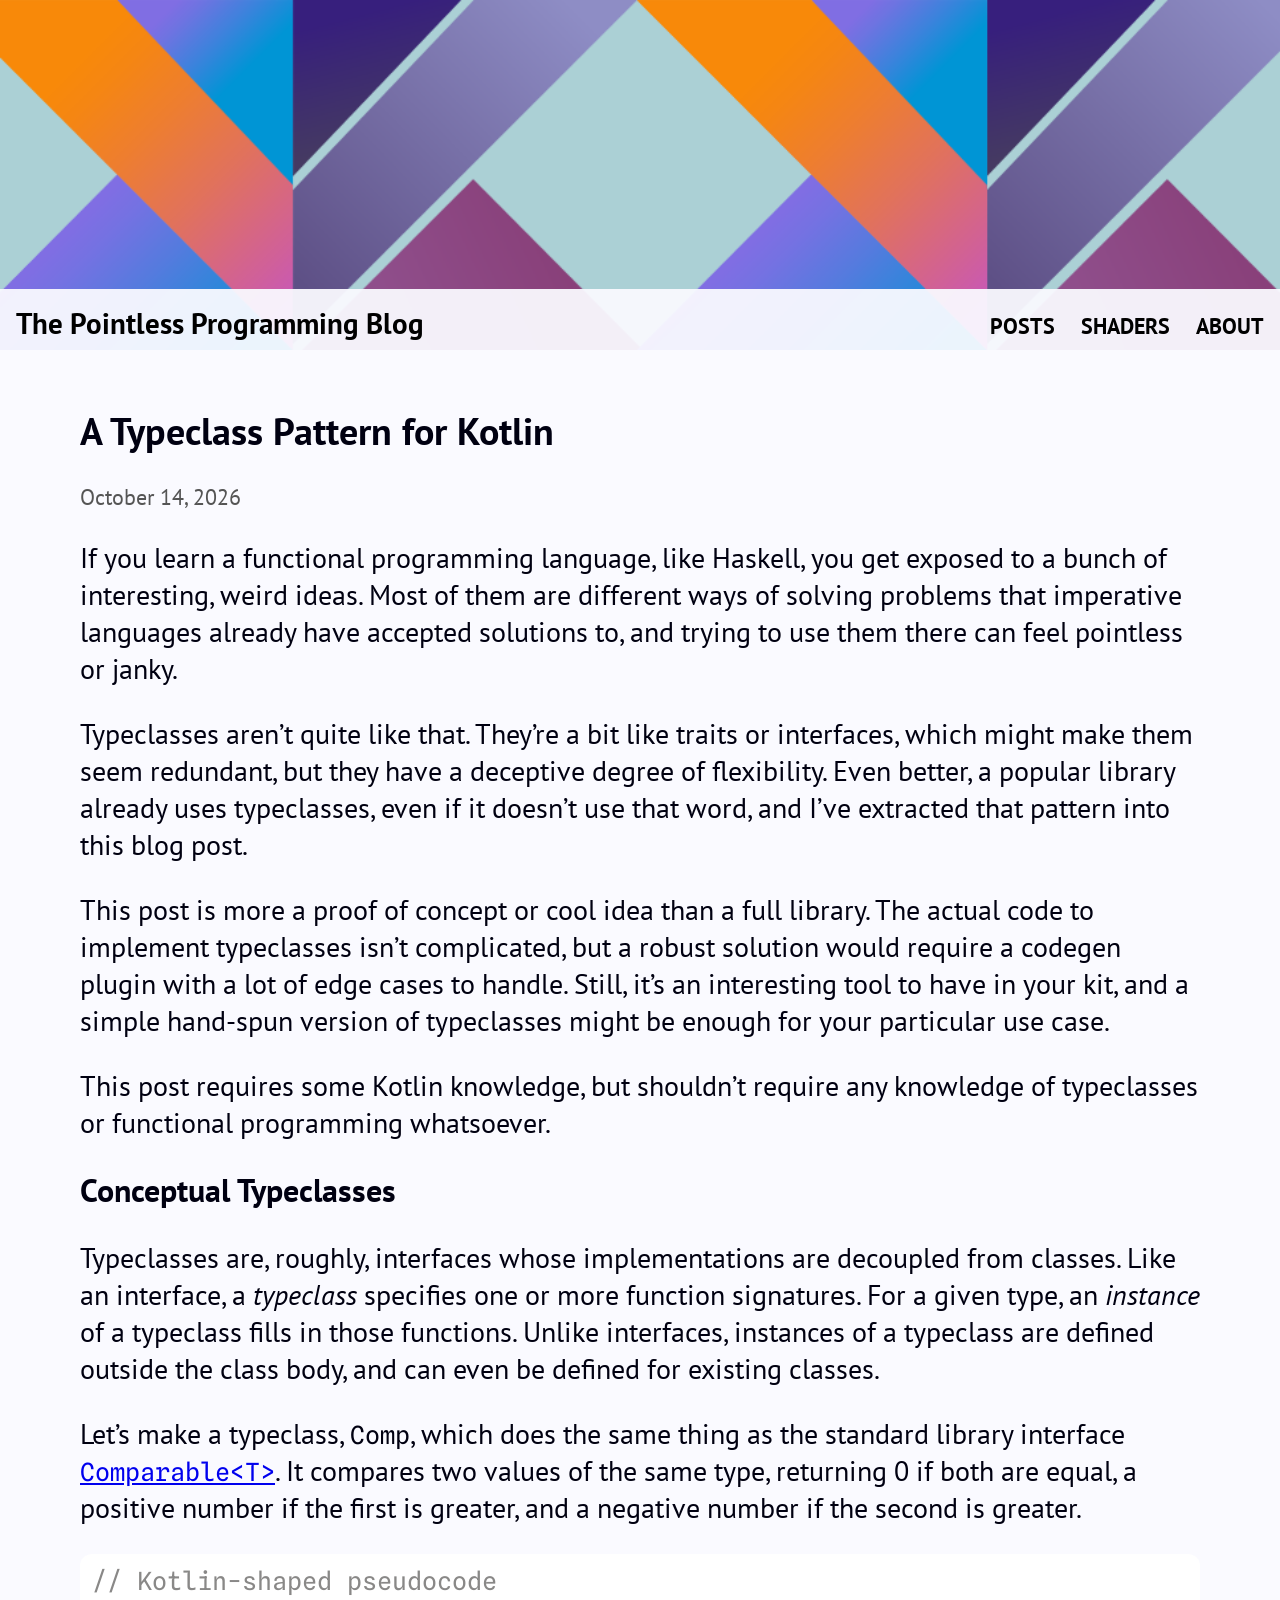
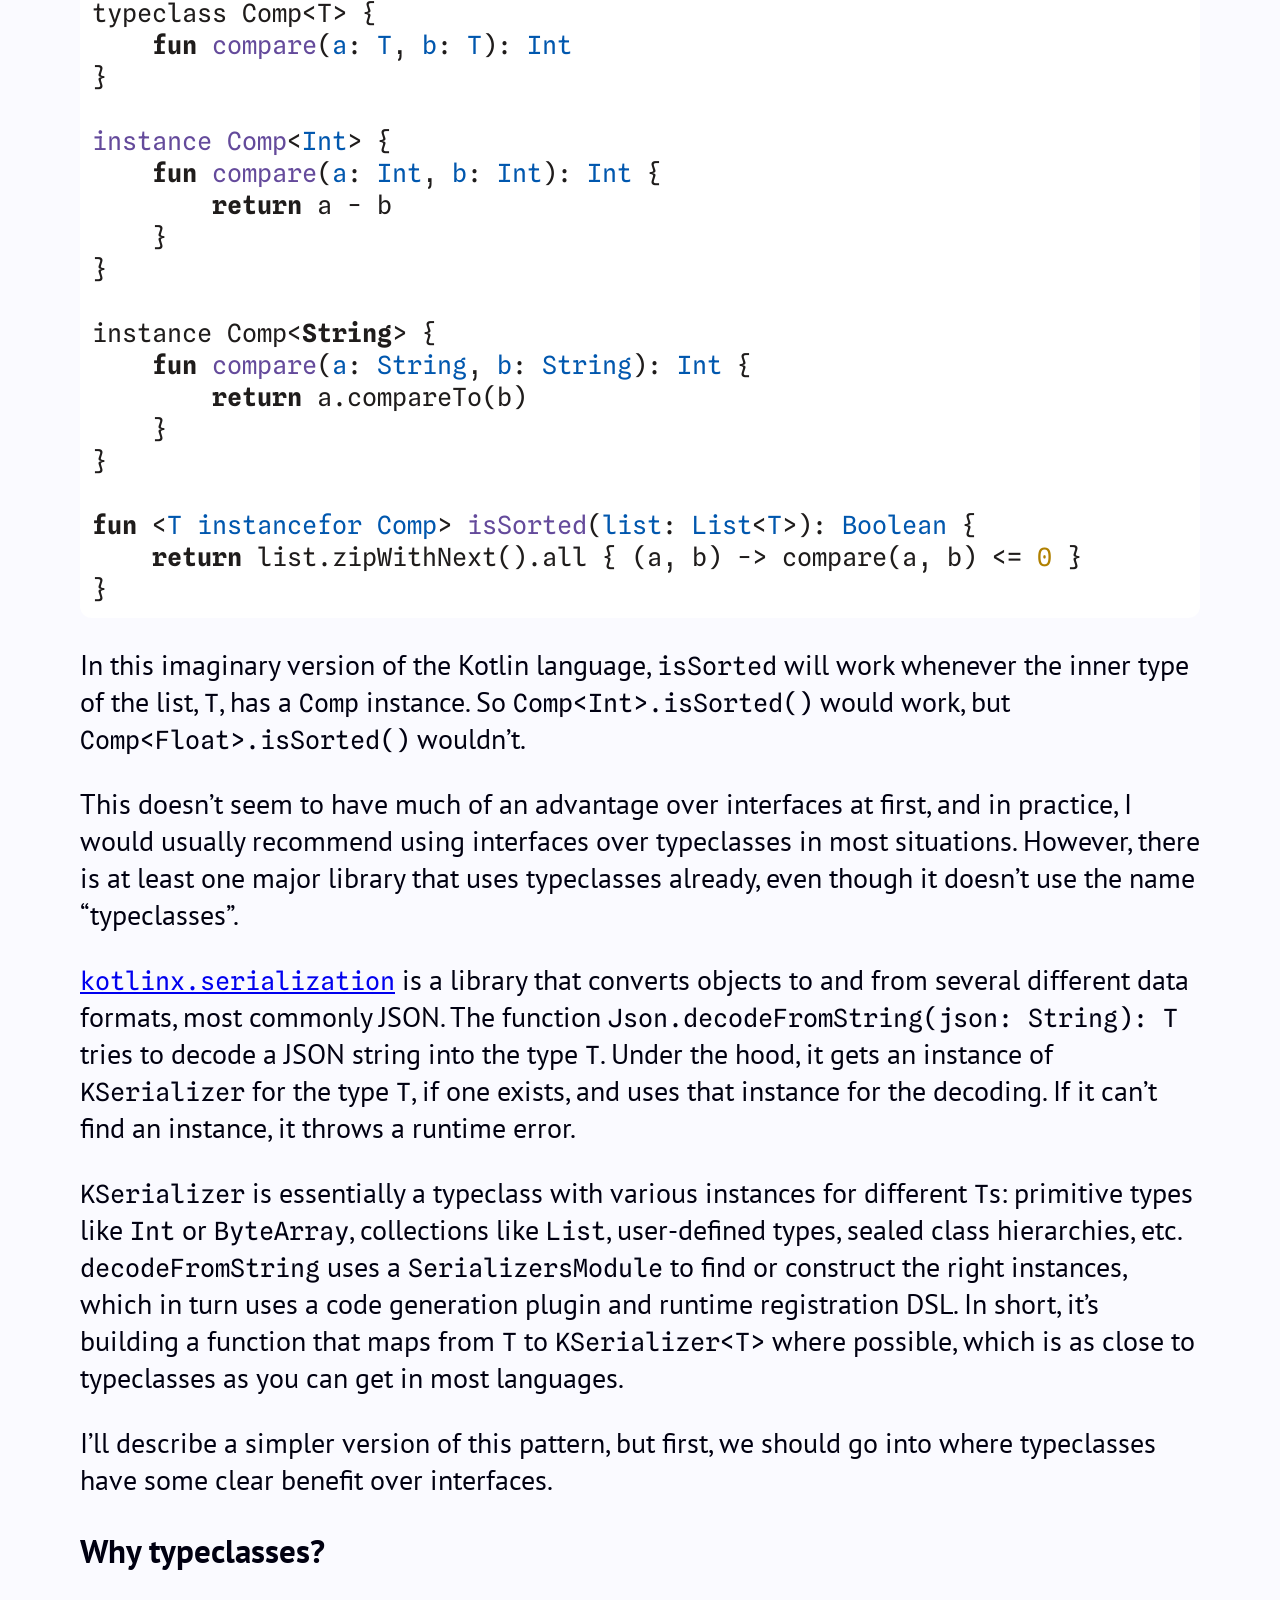
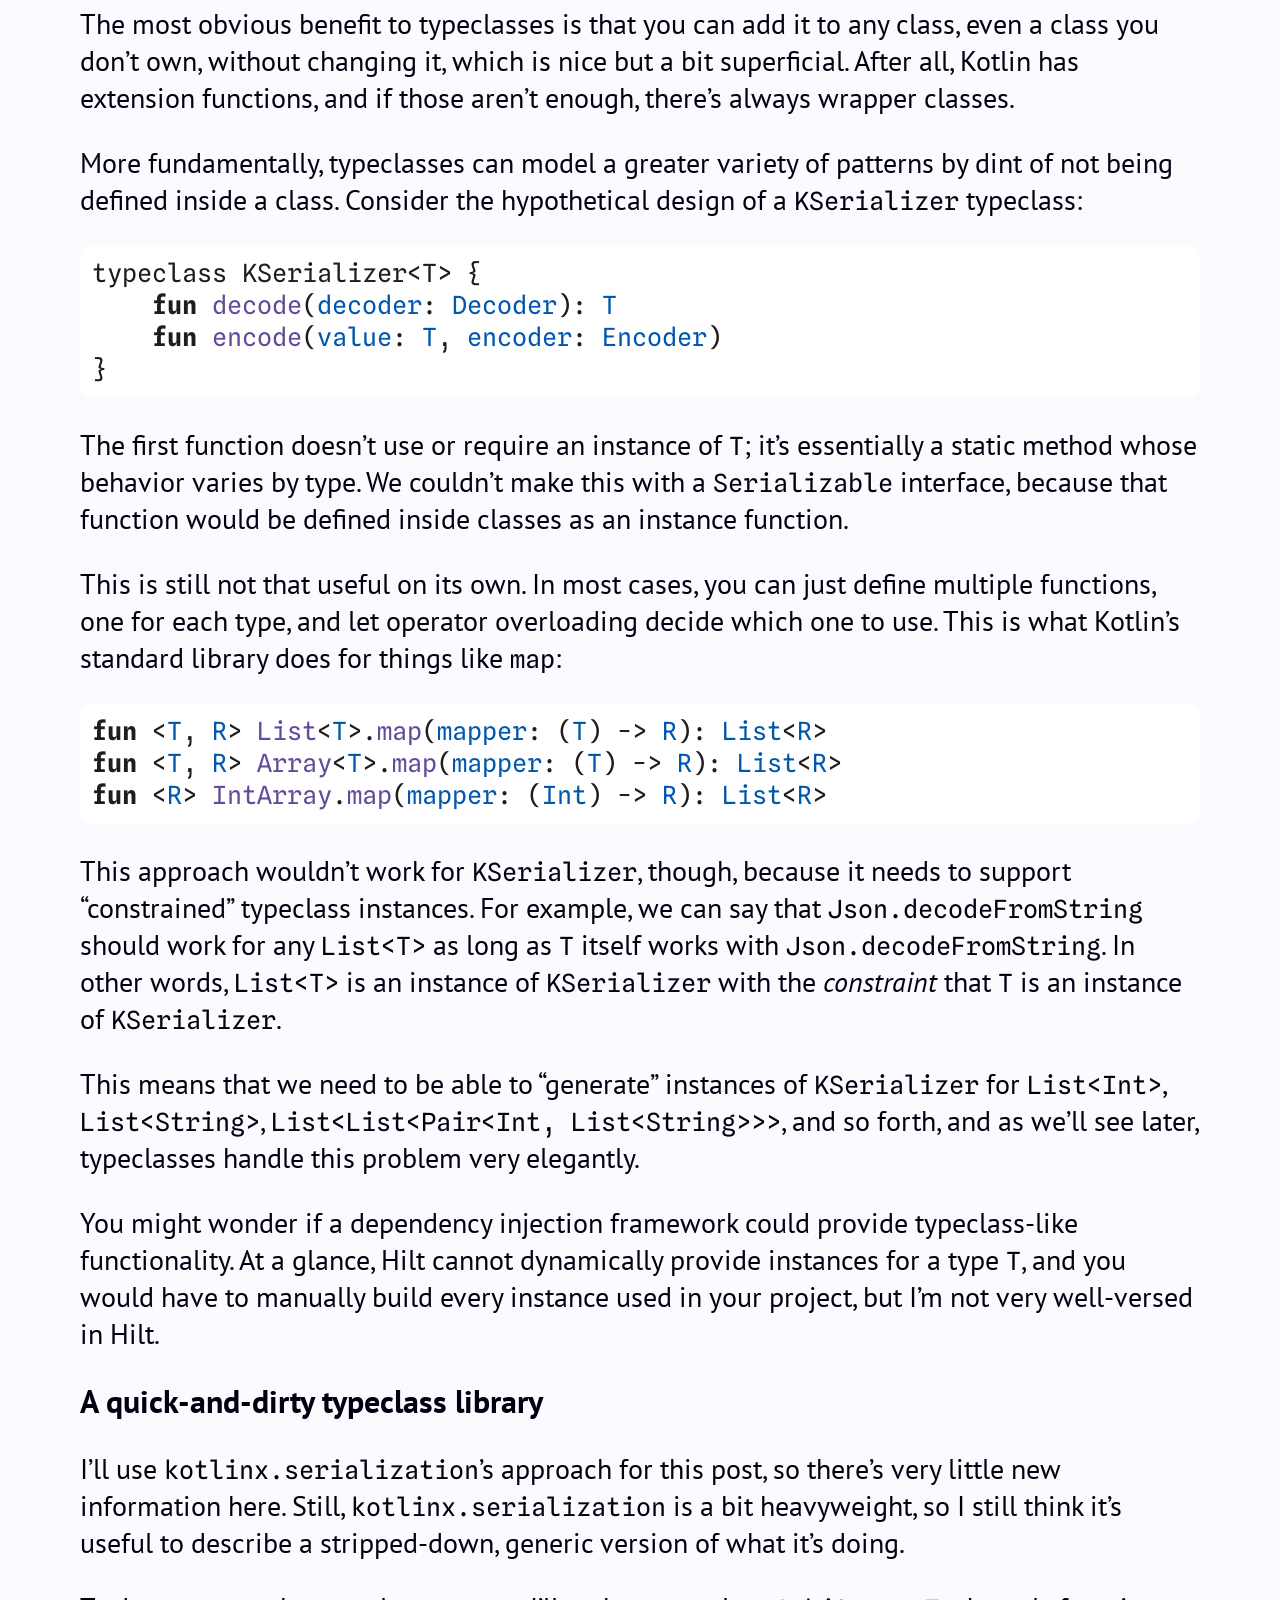
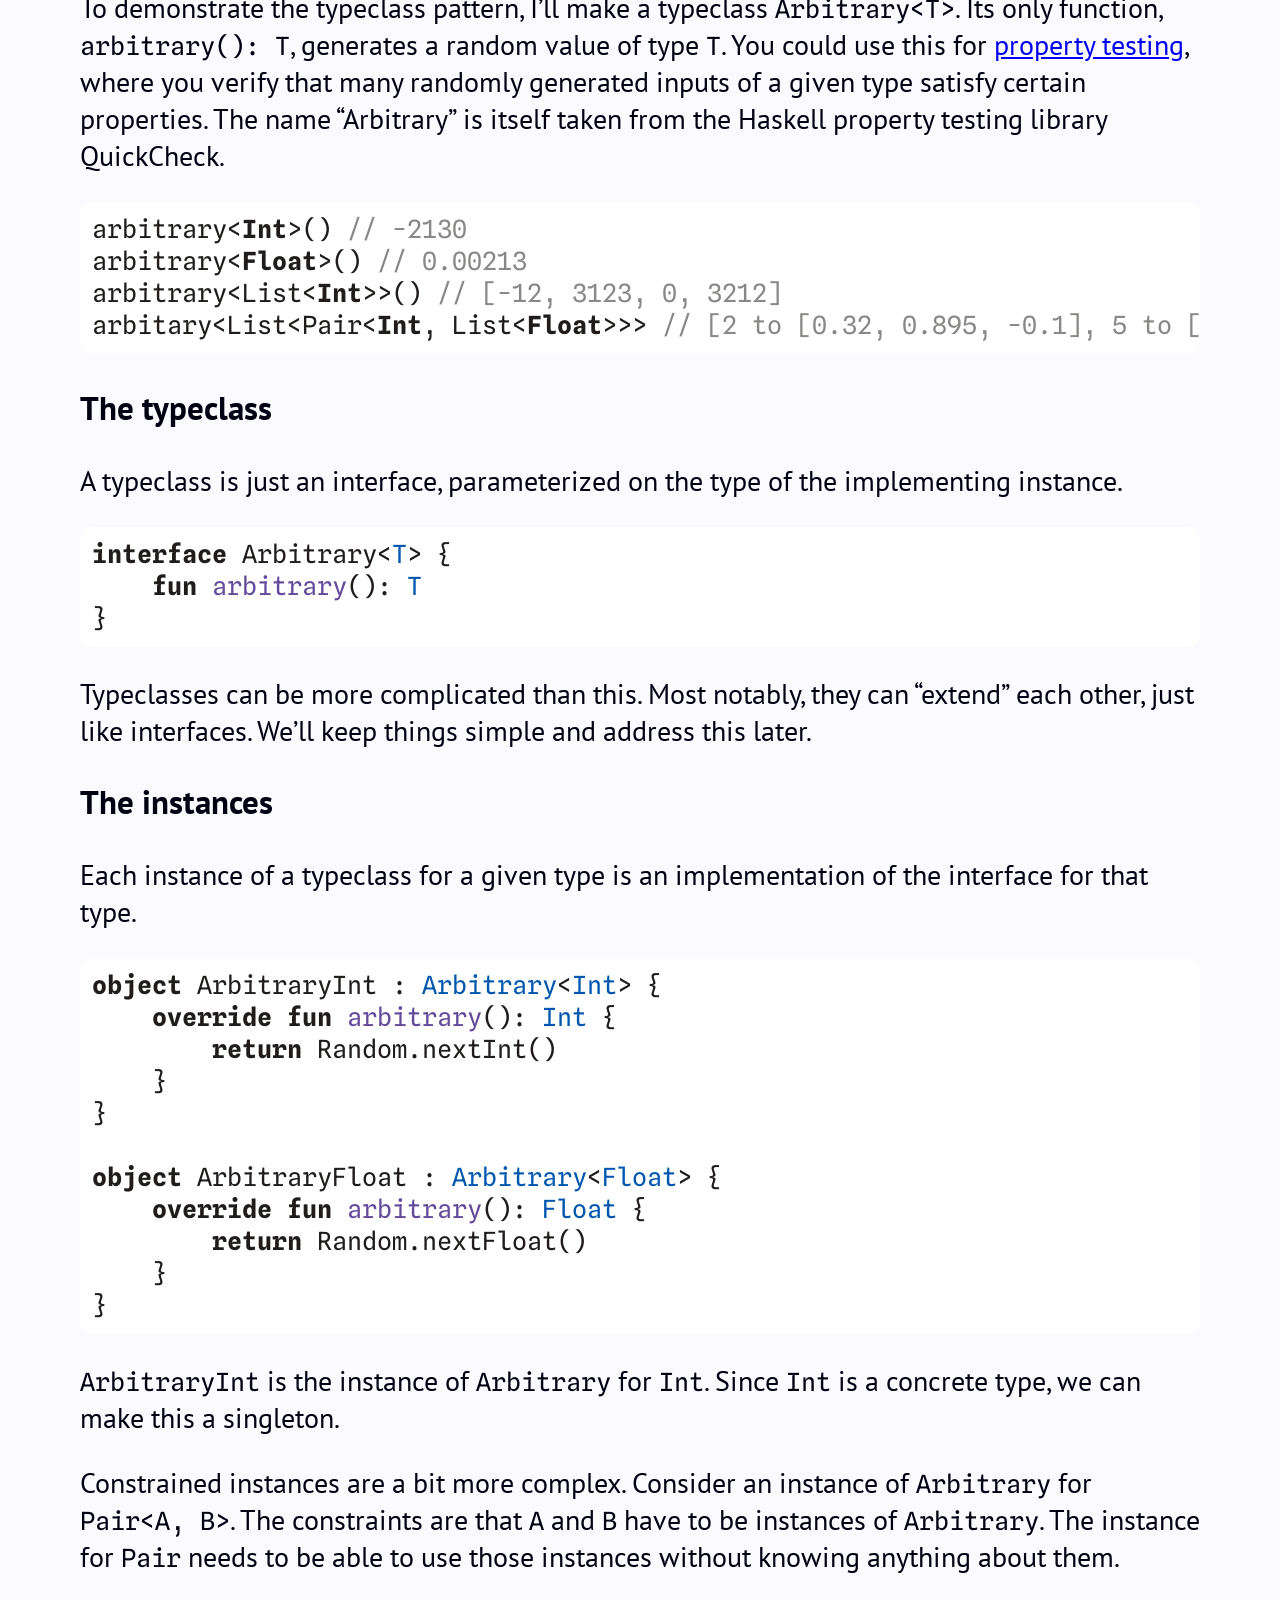
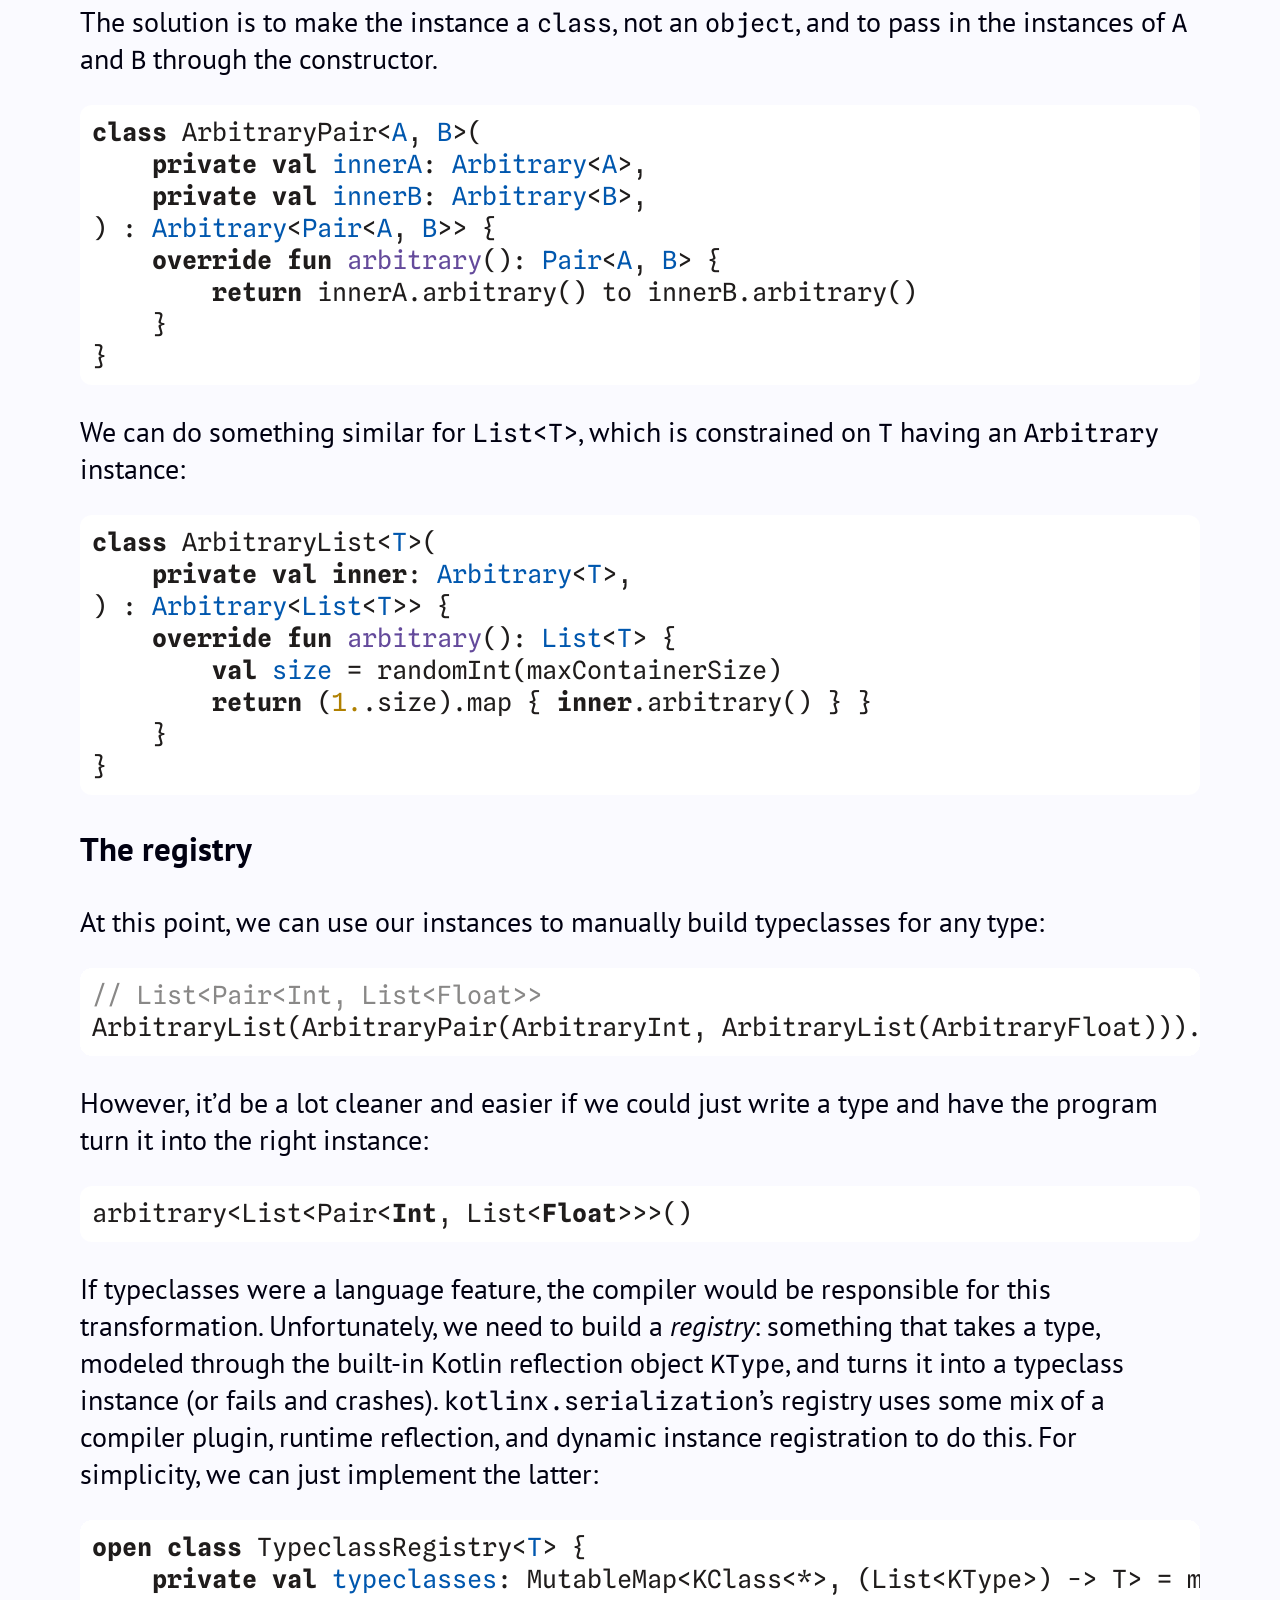
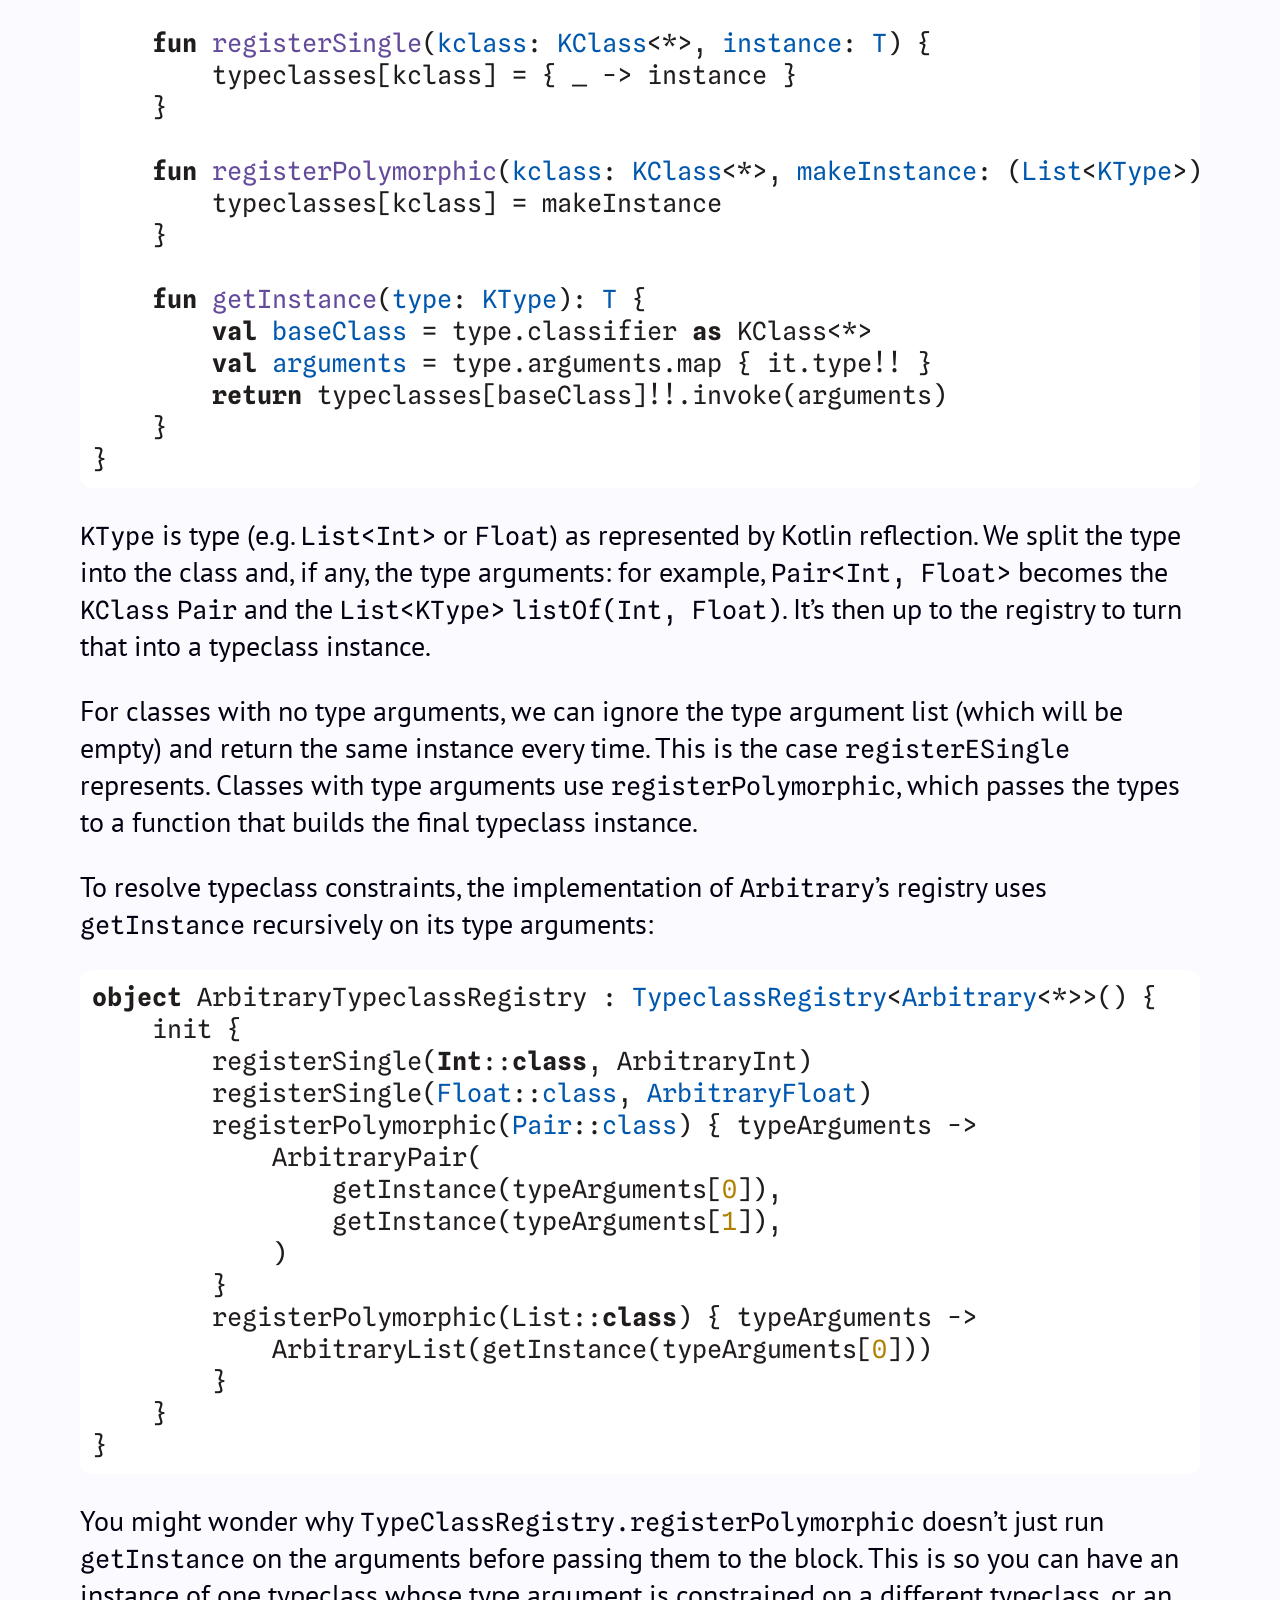
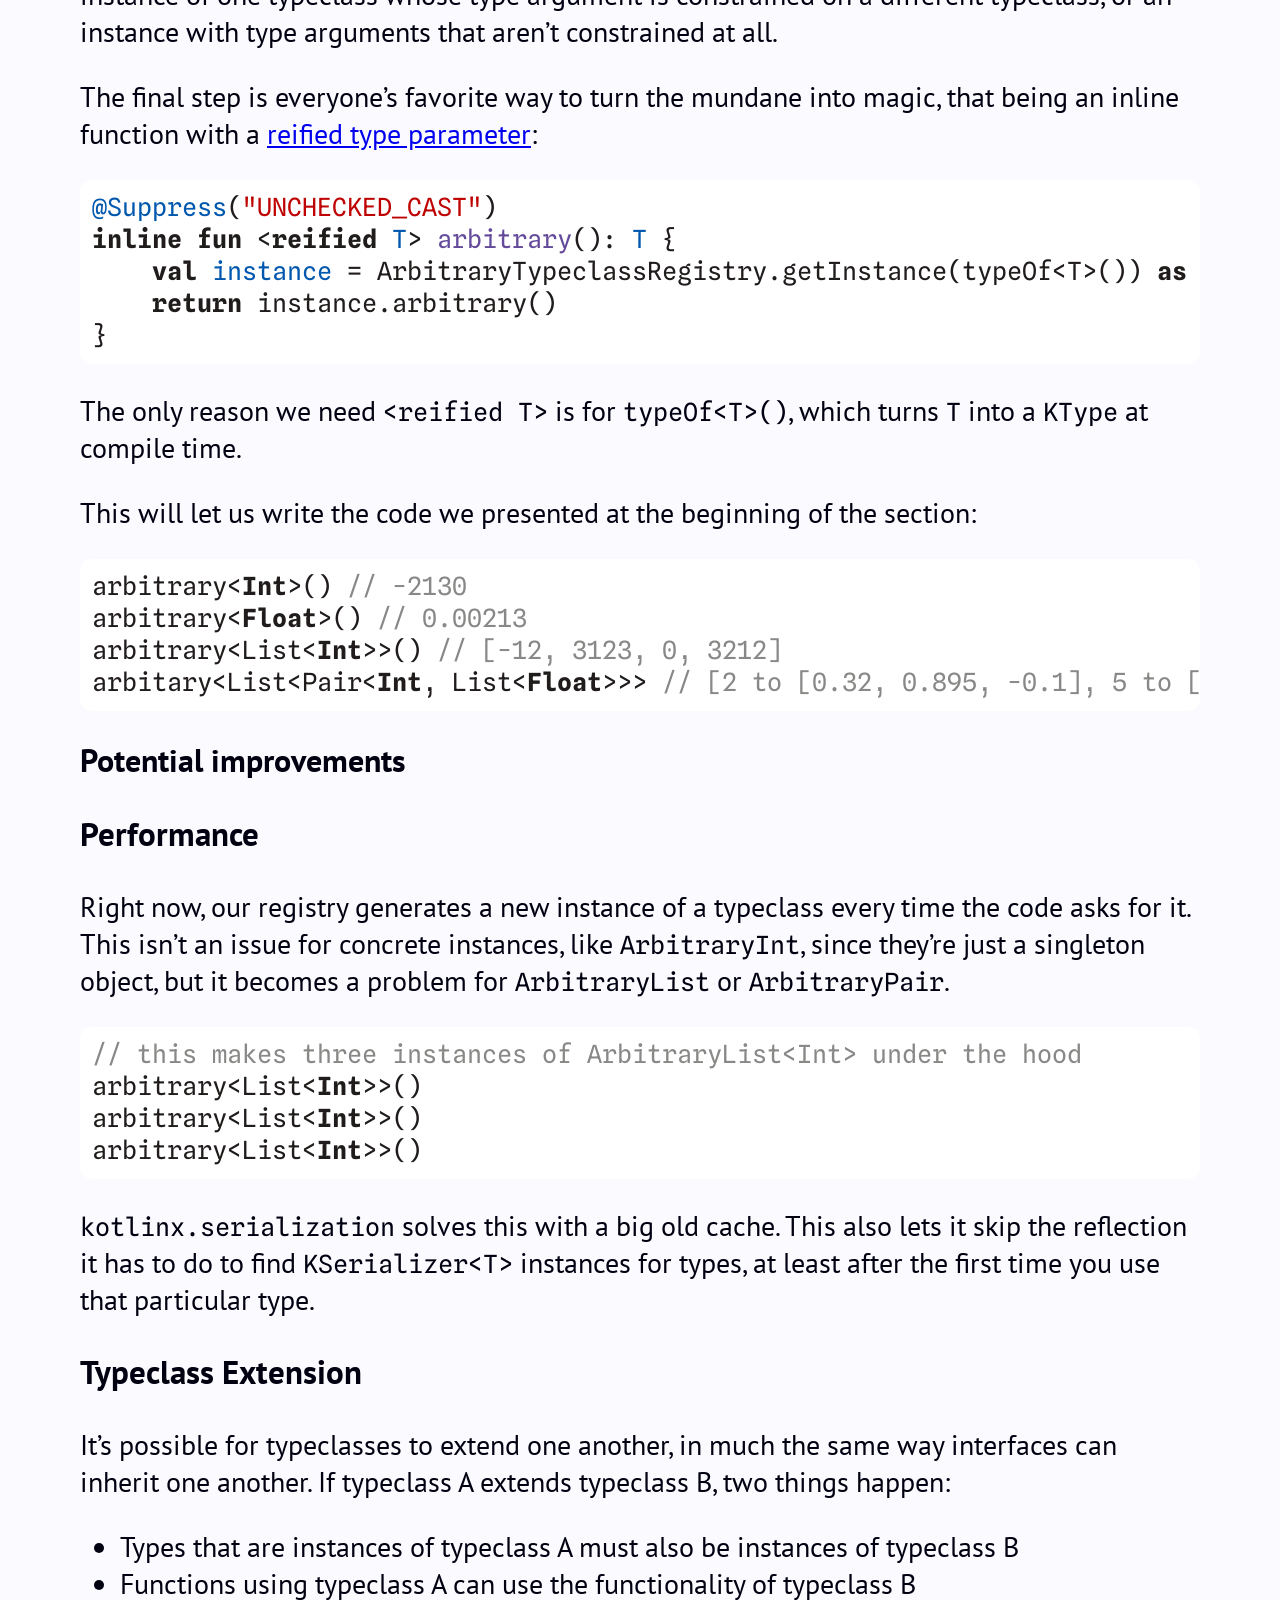
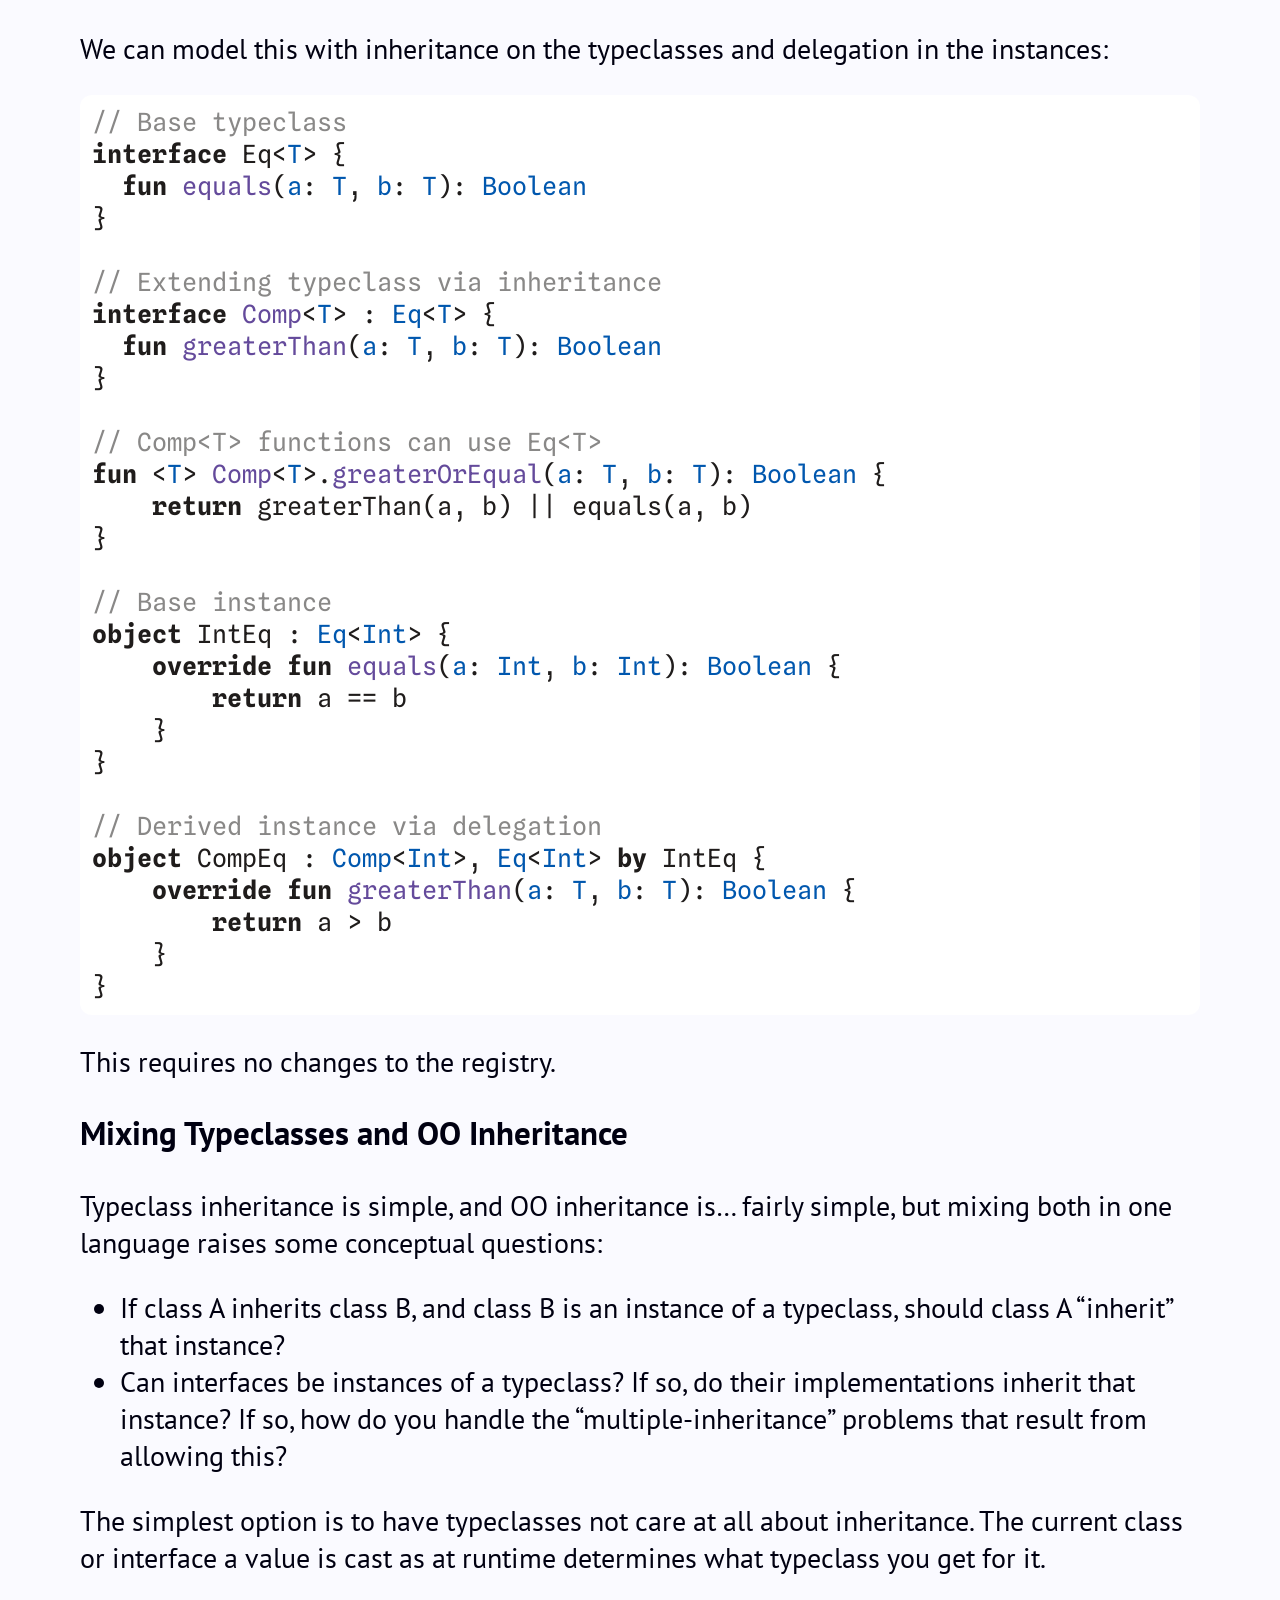
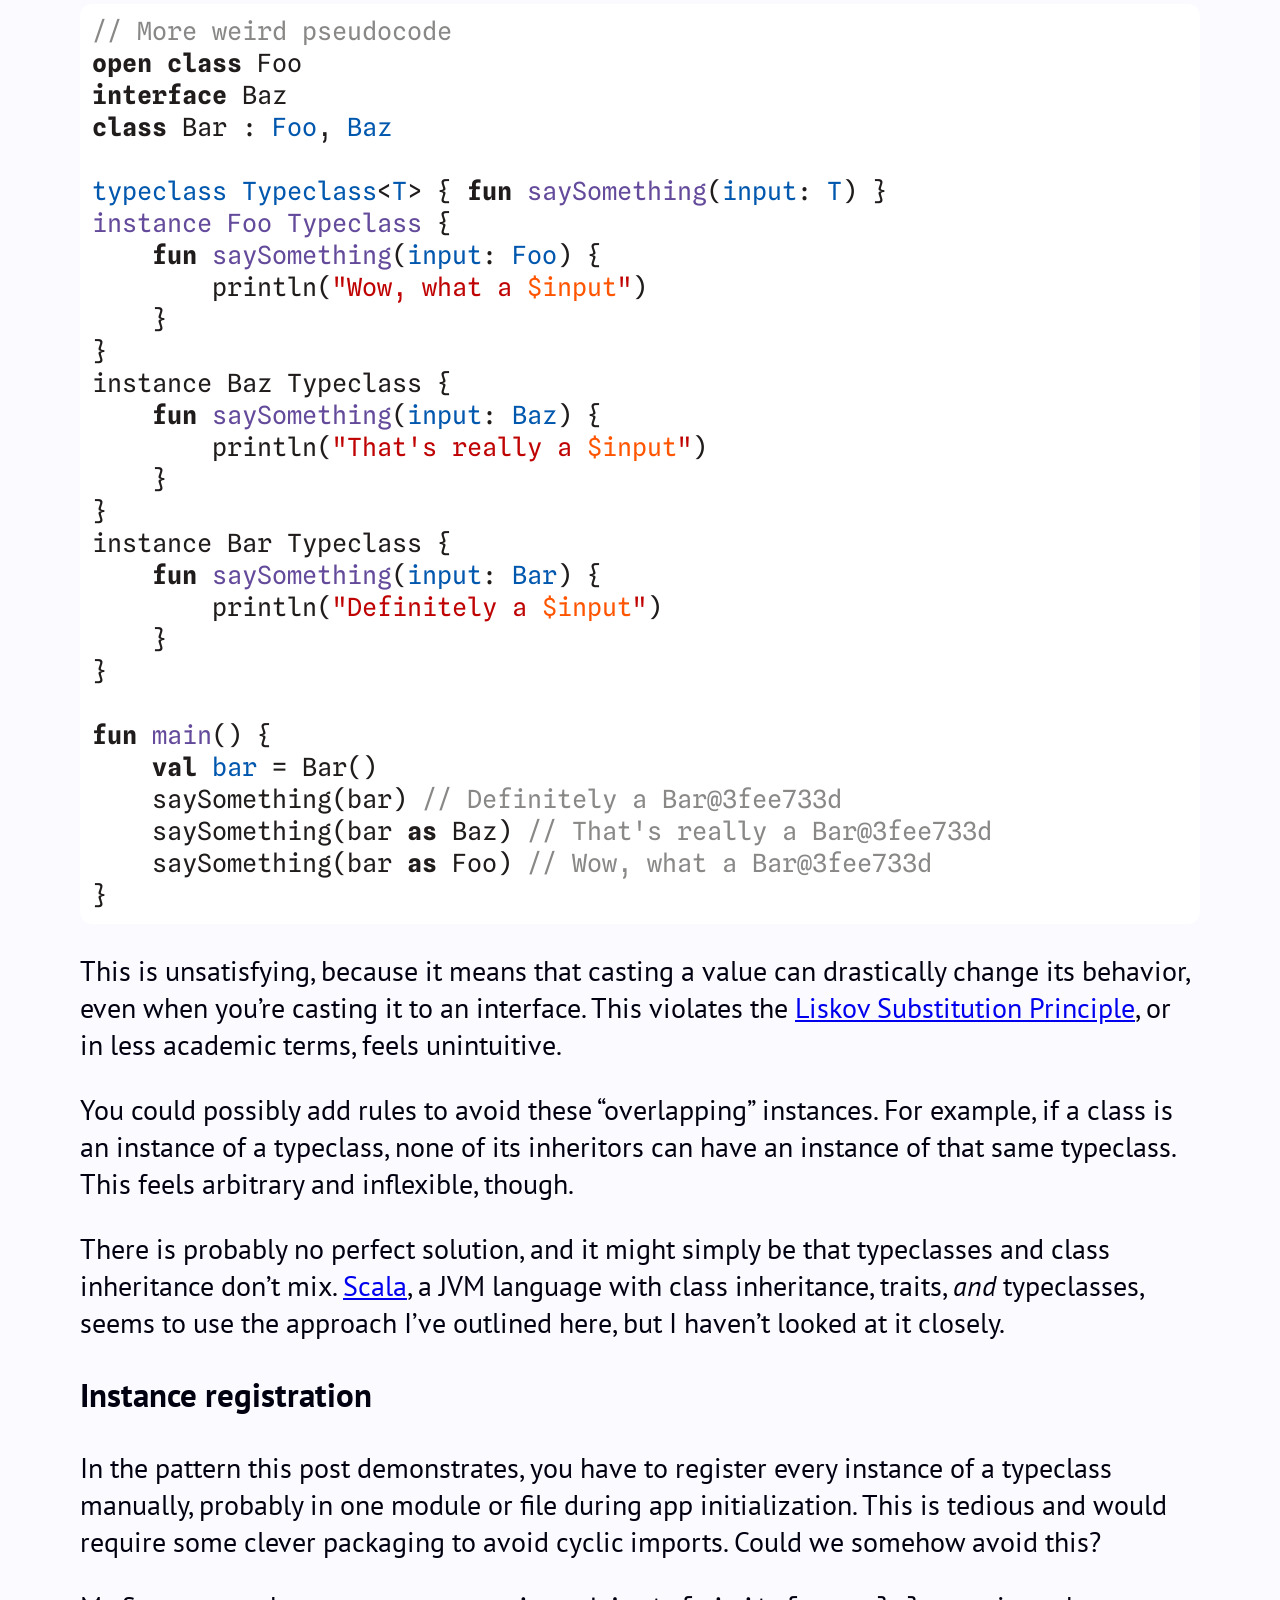
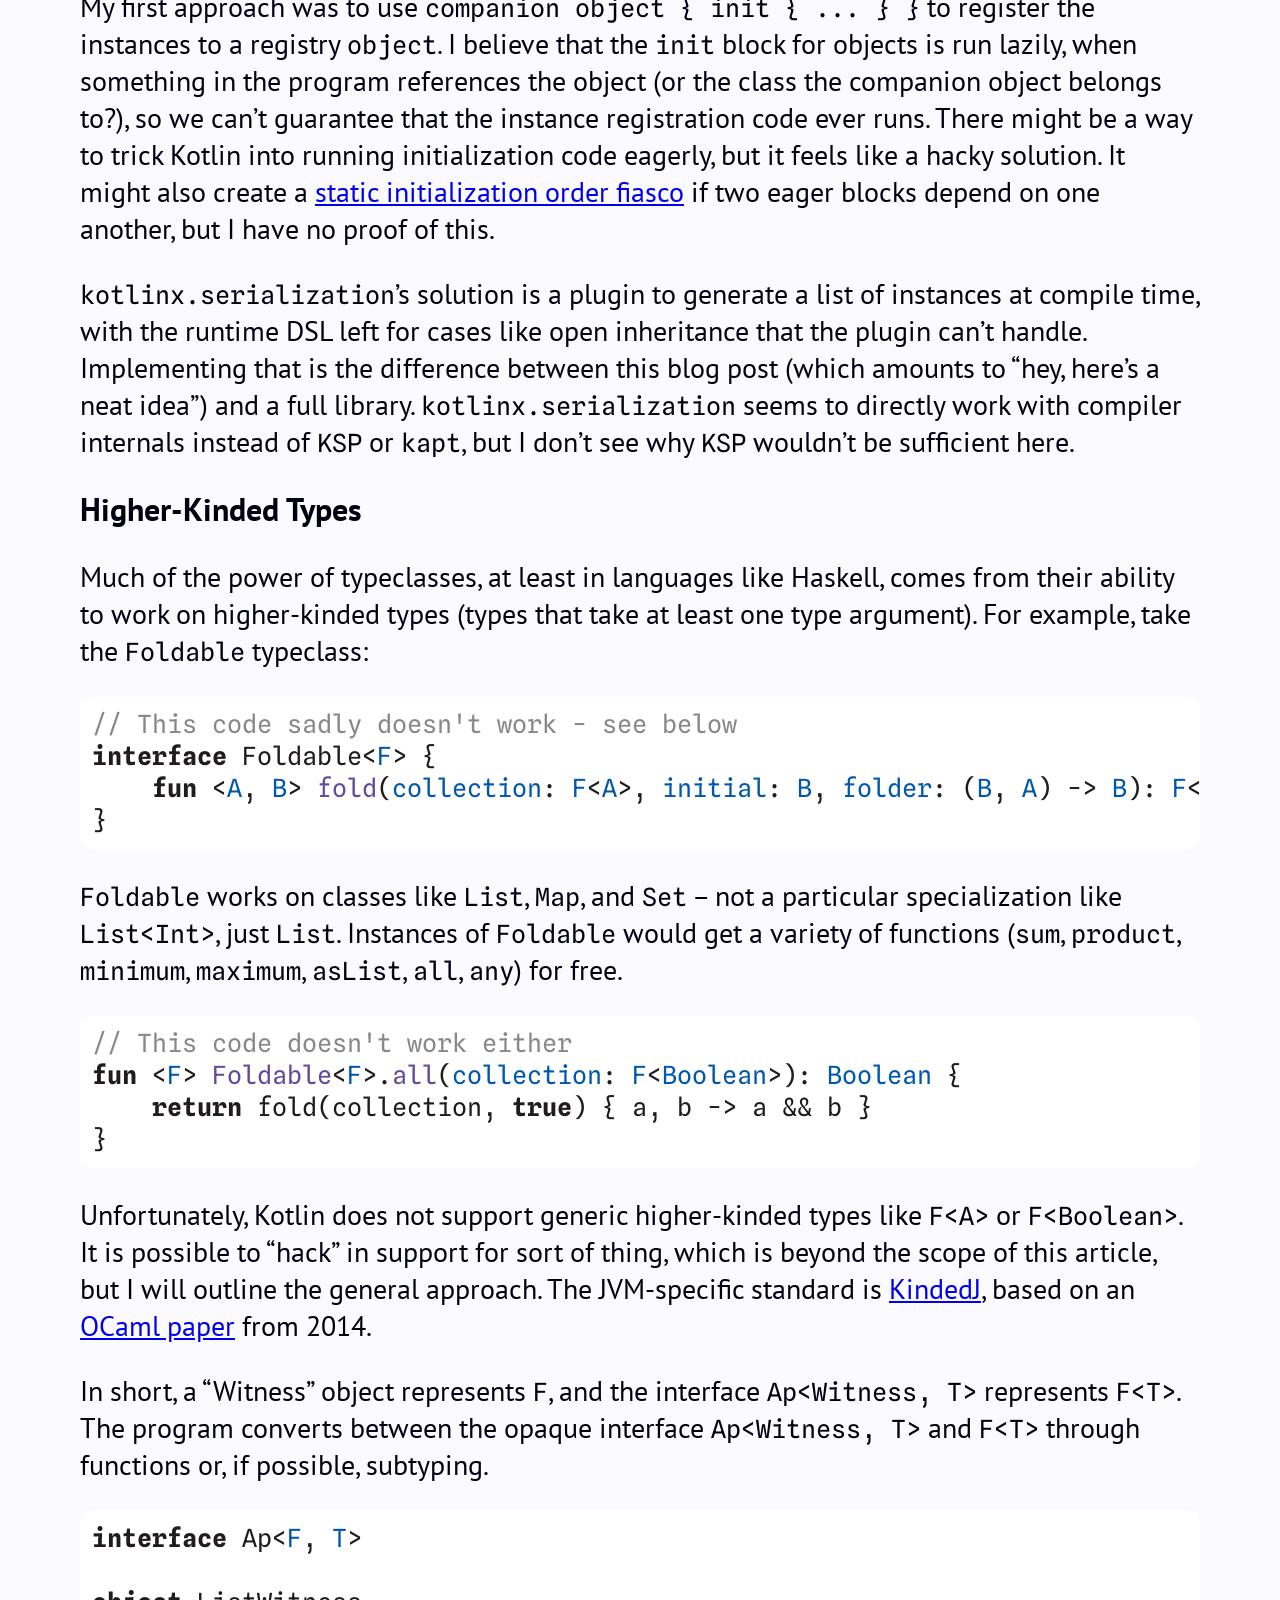
<file: docs/posts/2026-10-14-kotlin-typeclasses.html>
<!doctype html>
<html lang="en">
    <head>
        <meta charset="utf-8">
        <meta http-equiv="x-ua-compatible" content="ie=edge">
        <meta name="viewport" content="width=device-width, initial-scale=1">
        <title>Pointless Programming</title>
        <link rel="stylesheet" href="../css/syntax.css" />
        <link rel="stylesheet" href="../css/default.css" />
        <link rel="preconnect" href="https://fonts.googleapis.com">
        <link rel="preconnect" href="https://fonts.gstatic.com" crossorigin>
        <link href="https://fonts.googleapis.com/css2?family=PT+Sans:ital,wght@0,400;0,700;1,400;1,700&family=Spline+Sans+Mono:ital,wght@0,300..700;1,300..700&display=swap" rel="stylesheet">

    </head>
    <body>
        <header>
            
            <img class="img_header_image" src="../images/kotlin-haskell-header.png" />
            <div class="img_header_links">
                <div class="logo">
                    <a href="../">The Pointless Programming Blog</a>
                </div>
                <nav>
                    <a href="../">Posts</a>
                    <a href="../shaders.html">Shaders</a>
                    <a href="../about.html">About</a>
                </nav>
            </div>
            
        </header>

        <main role="main">
            <h1>A Typeclass Pattern for Kotlin</h1>
            <article>
    <section class="header">
        October 14, 2026
        
    </section>
    <section>
        <p>If you learn a functional programming language, like Haskell, you get exposed to a bunch of interesting, weird ideas. Most of them are different ways of solving problems that imperative languages already have accepted solutions to, and trying to use them there can feel pointless or janky.</p>
<p>Typeclasses aren’t quite like that. They’re a bit like traits or interfaces, which might make them seem redundant, but they have a deceptive degree of flexibility. Even better, a popular library already uses typeclasses, even if it doesn’t use that word, and I’ve extracted that pattern into this blog post.</p>
<p>This post is more a proof of concept or cool idea than a full library. The actual code to implement typeclasses isn’t complicated, but a robust solution would require a codegen plugin with a lot of edge cases to handle. Still, it’s an interesting tool to have in your kit, and a simple hand-spun version of typeclasses might be enough for your particular use case.</p>
<!--more-->
<p>This post requires some Kotlin knowledge, but shouldn’t require any knowledge of typeclasses or functional programming whatsoever.</p>
<h2 id="conceptual-typeclasses">Conceptual Typeclasses</h2>
<p>Typeclasses are, roughly, interfaces whose implementations are decoupled from classes. Like an interface, a <em>typeclass</em> specifies one or more function signatures. For a given type, an <em>instance</em> of a typeclass fills in those functions. Unlike interfaces, instances of a typeclass are defined outside the class body, and can even be defined for existing classes.</p>
<p>Let’s make a typeclass, <code>Comp</code>, which does the same thing as the standard library interface <a href="https://kotlinlang.org/api/core/kotlin-stdlib/kotlin/-comparable/"><code>Comparable&lt;T&gt;</code></a>. It compares two values of the same type, returning 0 if both are equal, a positive number if the first is greater, and a negative number if the second is greater.</p>
<div class="sourceCode" id="cb1"><pre class="sourceCode kotlin"><code class="sourceCode kotlin"><span id="cb1-1"><a href="#cb1-1" aria-hidden="true" tabindex="-1"></a><span class="co">// Kotlin-shaped pseudocode</span></span>
<span id="cb1-2"><a href="#cb1-2" aria-hidden="true" tabindex="-1"></a>typeclass Comp<span class="op">&lt;</span>T<span class="op">&gt;</span> <span class="op">{</span></span>
<span id="cb1-3"><a href="#cb1-3" aria-hidden="true" tabindex="-1"></a>    <span class="kw">fun</span> <span class="fu">compare</span><span class="op">(</span><span class="va">a</span><span class="op">:</span> <span class="dt">T</span><span class="op">,</span> <span class="va">b</span><span class="op">:</span> <span class="dt">T</span><span class="op">):</span> <span class="dt">Int</span></span>
<span id="cb1-4"><a href="#cb1-4" aria-hidden="true" tabindex="-1"></a>}</span>
<span id="cb1-5"><a href="#cb1-5" aria-hidden="true" tabindex="-1"></a></span>
<span id="cb1-6"><a href="#cb1-6" aria-hidden="true" tabindex="-1"></a><span class="fu">instance</span> <span class="fu">Comp</span><span class="op">&lt;</span><span class="dt">Int</span><span class="op">&gt;</span> <span class="op">{</span></span>
<span id="cb1-7"><a href="#cb1-7" aria-hidden="true" tabindex="-1"></a>    <span class="kw">fun</span> <span class="fu">compare</span><span class="op">(</span><span class="va">a</span><span class="op">:</span> <span class="dt">Int</span><span class="op">,</span> <span class="va">b</span><span class="op">:</span> <span class="dt">Int</span><span class="op">):</span> <span class="dt">Int</span> <span class="op">{</span></span>
<span id="cb1-8"><a href="#cb1-8" aria-hidden="true" tabindex="-1"></a>        <span class="kw">return</span> a <span class="op">-</span> b</span>
<span id="cb1-9"><a href="#cb1-9" aria-hidden="true" tabindex="-1"></a>    <span class="op">}</span></span>
<span id="cb1-10"><a href="#cb1-10" aria-hidden="true" tabindex="-1"></a><span class="op">}</span></span>
<span id="cb1-11"><a href="#cb1-11" aria-hidden="true" tabindex="-1"></a></span>
<span id="cb1-12"><a href="#cb1-12" aria-hidden="true" tabindex="-1"></a>instance Comp<span class="op">&lt;</span><span class="kw">String</span><span class="op">&gt;</span> <span class="op">{</span></span>
<span id="cb1-13"><a href="#cb1-13" aria-hidden="true" tabindex="-1"></a>    <span class="kw">fun</span> <span class="fu">compare</span><span class="op">(</span><span class="va">a</span><span class="op">:</span> <span class="dt">String</span><span class="op">,</span> <span class="va">b</span><span class="op">:</span> <span class="dt">String</span><span class="op">):</span> <span class="dt">Int</span> <span class="op">{</span></span>
<span id="cb1-14"><a href="#cb1-14" aria-hidden="true" tabindex="-1"></a>        <span class="kw">return</span> a<span class="op">.</span>compareTo<span class="op">(</span>b<span class="op">)</span></span>
<span id="cb1-15"><a href="#cb1-15" aria-hidden="true" tabindex="-1"></a>    <span class="op">}</span></span>
<span id="cb1-16"><a href="#cb1-16" aria-hidden="true" tabindex="-1"></a><span class="op">}</span></span>
<span id="cb1-17"><a href="#cb1-17" aria-hidden="true" tabindex="-1"></a></span>
<span id="cb1-18"><a href="#cb1-18" aria-hidden="true" tabindex="-1"></a><span class="kw">fun</span> <span class="op">&lt;</span><span class="dt">T</span> <span class="dt">instancefor</span> <span class="dt">Comp</span><span class="op">&gt;</span> <span class="fu">isSorted</span><span class="op">(</span><span class="va">list</span><span class="op">:</span> <span class="dt">List</span>&lt;<span class="va">T</span>&gt;<span class="op">):</span> <span class="dt">Boolean</span> <span class="op">{</span></span>
<span id="cb1-19"><a href="#cb1-19" aria-hidden="true" tabindex="-1"></a>    <span class="kw">return</span> list<span class="op">.</span>zipWithNext<span class="op">().</span>all <span class="op">{</span> <span class="op">(</span>a<span class="op">,</span> b<span class="op">)</span> <span class="op">-&gt;</span> compare<span class="op">(</span>a<span class="op">,</span> b<span class="op">)</span> <span class="op">&lt;=</span> <span class="dv">0</span> <span class="op">}</span></span>
<span id="cb1-20"><a href="#cb1-20" aria-hidden="true" tabindex="-1"></a><span class="op">}</span></span></code></pre></div>
<p>In this imaginary version of the Kotlin language, <code>isSorted</code> will work whenever the inner type of the list, <code>T</code>, has a <code>Comp</code> instance. So <code>Comp&lt;Int&gt;.isSorted()</code> would work, but <code>Comp&lt;Float&gt;.isSorted()</code> wouldn’t.</p>
<p>This doesn’t seem to have much of an advantage over interfaces at first, and in practice, I would usually recommend using interfaces over typeclasses in most situations. However, there is at least one major library that uses typeclasses already, even though it doesn’t use the name “typeclasses”.</p>
<p><a href="https://github.com/kotlin/kotlinx.serialization"><code>kotlinx.serialization</code></a> is a library that converts objects to and from several different data formats, most commonly JSON. The function <code>Json.decodeFromString(json: String): T</code> tries to decode a JSON string into the type <code>T</code>. Under the hood, it gets an instance of <code>KSerializer</code> for the type <code>T</code>, if one exists, and uses that instance for the decoding. If it can’t find an instance, it throws a runtime error.</p>
<p><code>KSerializer</code> is essentially a typeclass with various instances for different <code>T</code>s: primitive types like <code>Int</code> or <code>ByteArray</code>, collections like <code>List</code>, user-defined types, sealed class hierarchies, etc. <code>decodeFromString</code> uses a <code>SerializersModule</code> to find or construct the right instances, which in turn uses a code generation plugin and runtime registration DSL. In short, it’s building a function that maps from <code>T</code> to <code>KSerializer&lt;T&gt;</code> where possible, which is as close to typeclasses as you can get in most languages.</p>
<p>I’ll describe a simpler version of this pattern, but first, we should go into where typeclasses have some clear benefit over interfaces.</p>
<h3 id="why-typeclasses">Why typeclasses?</h3>
<p>The most obvious benefit to typeclasses is that you can add it to any class, even a class you don’t own, without changing it, which is nice but a bit superficial. After all, Kotlin has extension functions, and if those aren’t enough, there’s always wrapper classes.</p>
<p>More fundamentally, typeclasses can model a greater variety of patterns by dint of not being defined inside a class. Consider the hypothetical design of a <code>KSerializer</code> typeclass:</p>
<div class="sourceCode" id="cb2"><pre class="sourceCode kotlin"><code class="sourceCode kotlin"><span id="cb2-1"><a href="#cb2-1" aria-hidden="true" tabindex="-1"></a>typeclass KSerializer<span class="op">&lt;</span>T<span class="op">&gt;</span> <span class="op">{</span></span>
<span id="cb2-2"><a href="#cb2-2" aria-hidden="true" tabindex="-1"></a>    <span class="kw">fun</span> <span class="fu">decode</span><span class="op">(</span><span class="va">decoder</span><span class="op">:</span> <span class="dt">Decoder</span><span class="op">):</span> <span class="dt">T</span></span>
<span id="cb2-3"><a href="#cb2-3" aria-hidden="true" tabindex="-1"></a>    <span class="kw">fun</span> <span class="fu">encode</span><span class="op">(</span><span class="va">value</span><span class="op">:</span> <span class="dt">T</span><span class="op">,</span> <span class="va">encoder</span><span class="op">:</span> <span class="dt">Encoder</span><span class="op">)</span></span>
<span id="cb2-4"><a href="#cb2-4" aria-hidden="true" tabindex="-1"></a>}</span></code></pre></div>
<p>The first function doesn’t use or require an instance of <code>T</code>; it’s essentially a static method whose behavior varies by type. We couldn’t make this with a <code>Serializable</code> interface, because that function would be defined inside classes as an instance function.</p>
<p>This is still not that useful on its own. In most cases, you can just define multiple functions, one for each type, and let operator overloading decide which one to use. This is what Kotlin’s standard library does for things like <code>map</code>:</p>
<div class="sourceCode" id="cb3"><pre class="sourceCode kotlin"><code class="sourceCode kotlin"><span id="cb3-1"><a href="#cb3-1" aria-hidden="true" tabindex="-1"></a><span class="kw">fun</span> <span class="op">&lt;</span><span class="dt">T</span>, <span class="dt">R</span><span class="op">&gt;</span> <span class="fu">List</span><span class="op">&lt;</span><span class="dt">T</span><span class="op">&gt;.</span><span class="fu">map</span><span class="op">(</span><span class="va">mapper</span><span class="op">:</span> <span class="op">(</span><span class="dt">T</span><span class="op">)</span> <span class="op">-&gt;</span> <span class="dt">R</span><span class="op">):</span> <span class="dt">List</span><span class="op">&lt;</span><span class="dt">R</span><span class="op">&gt;</span></span>
<span id="cb3-2"><a href="#cb3-2" aria-hidden="true" tabindex="-1"></a><span class="kw">fun</span> <span class="op">&lt;</span><span class="dt">T</span>, <span class="dt">R</span><span class="op">&gt;</span> <span class="fu">Array</span><span class="op">&lt;</span><span class="dt">T</span><span class="op">&gt;.</span><span class="fu">map</span><span class="op">(</span><span class="va">mapper</span><span class="op">:</span> <span class="op">(</span><span class="dt">T</span><span class="op">)</span> <span class="op">-&gt;</span> <span class="dt">R</span><span class="op">):</span> <span class="dt">List</span><span class="op">&lt;</span><span class="dt">R</span><span class="op">&gt;</span></span>
<span id="cb3-3"><a href="#cb3-3" aria-hidden="true" tabindex="-1"></a><span class="kw">fun</span> <span class="op">&lt;</span><span class="dt">R</span><span class="op">&gt;</span> <span class="fu">IntArray</span><span class="op">.</span><span class="fu">map</span><span class="op">(</span><span class="va">mapper</span><span class="op">:</span> <span class="op">(</span><span class="dt">Int</span><span class="op">)</span> <span class="op">-&gt;</span> <span class="dt">R</span><span class="op">):</span> <span class="dt">List</span><span class="op">&lt;</span><span class="dt">R</span><span class="op">&gt;</span></span></code></pre></div>
<p>This approach wouldn’t work for <code>KSerializer</code>, though, because it needs to support “constrained” typeclass instances. For example, we can say that <code>Json.decodeFromString</code> should work for any <code>List&lt;T&gt;</code> as long as <code>T</code> itself works with <code>Json.decodeFromString</code>. In other words, <code>List&lt;T&gt;</code> is an instance of <code>KSerializer</code> with the <em>constraint</em> that <code>T</code> is an instance of <code>KSerializer</code>.</p>
<p>This means that we need to be able to “generate” instances of <code>KSerializer</code> for <code>List&lt;Int&gt;</code>, <code>List&lt;String&gt;</code>, <code>List&lt;List&lt;Pair&lt;Int, List&lt;String&gt;&gt;&gt;</code>, and so forth, and as we’ll see later, typeclasses handle this problem very elegantly.</p>
<p>You might wonder if a dependency injection framework could provide typeclass-like functionality. At a glance, Hilt cannot dynamically provide instances for a type <code>T</code>, and you would have to manually build every instance used in your project, but I’m not very well-versed in Hilt.</p>
<h2 id="a-quick-and-dirty-typeclass-library">A quick-and-dirty typeclass library</h2>
<p>I’ll use <code>kotlinx.serialization</code>’s approach for this post, so there’s very little new information here. Still, <code>kotlinx.serialization</code> is a bit heavyweight, so I still think it’s useful to describe a stripped-down, generic version of what it’s doing.</p>
<p>To demonstrate the typeclass pattern, I’ll make a typeclass <code>Arbitrary&lt;T&gt;</code>. Its only function, <code>arbitrary(): T</code>, generates a random value of type <code>T</code>. You could use this for <a href="https://www.cse.chalmers.se/~rjmh/QuickCheck/manual.html">property testing</a>, where you verify that many randomly generated inputs of a given type satisfy certain properties. The name “Arbitrary” is itself taken from the Haskell property testing library QuickCheck.</p>
<div class="sourceCode" id="cb4"><pre class="sourceCode kotlin"><code class="sourceCode kotlin"><span id="cb4-1"><a href="#cb4-1" aria-hidden="true" tabindex="-1"></a>arbitrary<span class="op">&lt;</span><span class="kw">Int</span><span class="op">&gt;()</span> <span class="co">// -2130</span></span>
<span id="cb4-2"><a href="#cb4-2" aria-hidden="true" tabindex="-1"></a>arbitrary<span class="op">&lt;</span><span class="kw">Float</span><span class="op">&gt;()</span> <span class="co">// 0.00213</span></span>
<span id="cb4-3"><a href="#cb4-3" aria-hidden="true" tabindex="-1"></a>arbitrary<span class="op">&lt;</span>List<span class="op">&lt;</span><span class="kw">Int</span><span class="op">&gt;&gt;()</span> <span class="co">// [-12, 3123, 0, 3212]</span></span>
<span id="cb4-4"><a href="#cb4-4" aria-hidden="true" tabindex="-1"></a>arbitary<span class="op">&lt;</span>List<span class="op">&lt;</span>Pair<span class="op">&lt;</span><span class="kw">Int</span><span class="op">,</span> List<span class="op">&lt;</span><span class="kw">Float</span><span class="op">&gt;&gt;&gt;</span> <span class="co">// [2 to [0.32, 0.895, -0.1], 5 to [0.1, 0.3, 0.12]]</span></span></code></pre></div>
<h3 id="the-typeclass">The typeclass</h3>
<p>A typeclass is just an interface, parameterized on the type of the implementing instance.</p>
<div class="sourceCode" id="cb5"><pre class="sourceCode kotlin"><code class="sourceCode kotlin"><span id="cb5-1"><a href="#cb5-1" aria-hidden="true" tabindex="-1"></a><span class="kw">interface</span> Arbitrary<span class="op">&lt;</span><span class="dt">T</span><span class="op">&gt;</span> <span class="op">{</span></span>
<span id="cb5-2"><a href="#cb5-2" aria-hidden="true" tabindex="-1"></a>    <span class="kw">fun</span> <span class="fu">arbitrary</span><span class="op">():</span> <span class="dt">T</span></span>
<span id="cb5-3"><a href="#cb5-3" aria-hidden="true" tabindex="-1"></a>}</span></code></pre></div>
<p>Typeclasses can be more complicated than this. Most notably, they can “extend” each other, just like interfaces. We’ll keep things simple and address this later.</p>
<h3 id="the-instances">The instances</h3>
<p>Each instance of a typeclass for a given type is an implementation of the interface for that type.</p>
<div class="sourceCode" id="cb6"><pre class="sourceCode kotlin"><code class="sourceCode kotlin"><span id="cb6-1"><a href="#cb6-1" aria-hidden="true" tabindex="-1"></a><span class="kw">object</span> ArbitraryInt <span class="op">:</span> <span class="dt">Arbitrary</span><span class="op">&lt;</span><span class="dt">Int</span><span class="op">&gt;</span> <span class="op">{</span></span>
<span id="cb6-2"><a href="#cb6-2" aria-hidden="true" tabindex="-1"></a>    <span class="kw">override</span> <span class="kw">fun</span> <span class="fu">arbitrary</span><span class="op">():</span> <span class="dt">Int</span> <span class="op">{</span></span>
<span id="cb6-3"><a href="#cb6-3" aria-hidden="true" tabindex="-1"></a>        <span class="kw">return</span> Random<span class="op">.</span>nextInt<span class="op">()</span></span>
<span id="cb6-4"><a href="#cb6-4" aria-hidden="true" tabindex="-1"></a>    <span class="op">}</span></span>
<span id="cb6-5"><a href="#cb6-5" aria-hidden="true" tabindex="-1"></a><span class="op">}</span></span>
<span id="cb6-6"><a href="#cb6-6" aria-hidden="true" tabindex="-1"></a></span>
<span id="cb6-7"><a href="#cb6-7" aria-hidden="true" tabindex="-1"></a><span class="kw">object</span> ArbitraryFloat <span class="op">:</span> <span class="dt">Arbitrary</span><span class="op">&lt;</span><span class="dt">Float</span><span class="op">&gt;</span> <span class="op">{</span></span>
<span id="cb6-8"><a href="#cb6-8" aria-hidden="true" tabindex="-1"></a>    <span class="kw">override</span> <span class="kw">fun</span> <span class="fu">arbitrary</span><span class="op">():</span> <span class="dt">Float</span> <span class="op">{</span></span>
<span id="cb6-9"><a href="#cb6-9" aria-hidden="true" tabindex="-1"></a>        <span class="kw">return</span> Random<span class="op">.</span>nextFloat<span class="op">()</span></span>
<span id="cb6-10"><a href="#cb6-10" aria-hidden="true" tabindex="-1"></a>    <span class="op">}</span></span>
<span id="cb6-11"><a href="#cb6-11" aria-hidden="true" tabindex="-1"></a><span class="op">}</span></span></code></pre></div>
<p><code>ArbitraryInt</code> is the instance of <code>Arbitrary</code> for <code>Int</code>. Since <code>Int</code> is a concrete type, we can make this a singleton.</p>
<p>Constrained instances are a bit more complex. Consider an instance of <code>Arbitrary</code> for <code>Pair&lt;A, B&gt;</code>. The constraints are that <code>A</code> and <code>B</code> have to be instances of <code>Arbitrary</code>. The instance for <code>Pair</code> needs to be able to use those instances without knowing anything about them.</p>
<p>The solution is to make the instance a <code>class</code>, not an <code>object</code>, and to pass in the instances of <code>A</code> and <code>B</code> through the constructor.</p>
<div class="sourceCode" id="cb7"><pre class="sourceCode kotlin"><code class="sourceCode kotlin"><span id="cb7-1"><a href="#cb7-1" aria-hidden="true" tabindex="-1"></a><span class="kw">class</span> ArbitraryPair<span class="op">&lt;</span><span class="dt">A</span>, <span class="dt">B</span><span class="op">&gt;(</span></span>
<span id="cb7-2"><a href="#cb7-2" aria-hidden="true" tabindex="-1"></a>    <span class="kw">private</span> <span class="kw">val</span> <span class="va">innerA</span><span class="op">:</span> <span class="dt">Arbitrary</span>&lt;<span class="va">A</span>&gt;<span class="op">,</span></span>
<span id="cb7-3"><a href="#cb7-3" aria-hidden="true" tabindex="-1"></a>    <span class="kw">private</span> <span class="kw">val</span> <span class="va">innerB</span><span class="op">:</span> <span class="dt">Arbitrary</span>&lt;<span class="va">B</span>&gt;<span class="op">,</span></span>
<span id="cb7-4"><a href="#cb7-4" aria-hidden="true" tabindex="-1"></a><span class="op">)</span> <span class="op">:</span> <span class="dt">Arbitrary</span><span class="op">&lt;</span><span class="dt">Pair</span><span class="op">&lt;</span><span class="dt">A</span>, <span class="dt">B</span><span class="op">&gt;&gt;</span> <span class="op">{</span></span>
<span id="cb7-5"><a href="#cb7-5" aria-hidden="true" tabindex="-1"></a>    <span class="kw">override</span> <span class="kw">fun</span> <span class="fu">arbitrary</span><span class="op">():</span> <span class="dt">Pair</span><span class="op">&lt;</span><span class="dt">A</span>, <span class="dt">B</span><span class="op">&gt;</span> <span class="op">{</span></span>
<span id="cb7-6"><a href="#cb7-6" aria-hidden="true" tabindex="-1"></a>        <span class="kw">return</span> innerA<span class="op">.</span>arbitrary<span class="op">()</span> to innerB<span class="op">.</span>arbitrary<span class="op">()</span></span>
<span id="cb7-7"><a href="#cb7-7" aria-hidden="true" tabindex="-1"></a>    <span class="op">}</span></span>
<span id="cb7-8"><a href="#cb7-8" aria-hidden="true" tabindex="-1"></a><span class="op">}</span></span></code></pre></div>
<p>We can do something similar for <code>List&lt;T&gt;</code>, which is constrained on <code>T</code> having an <code>Arbitrary</code> instance:</p>
<div class="sourceCode" id="cb8"><pre class="sourceCode kotlin"><code class="sourceCode kotlin"><span id="cb8-1"><a href="#cb8-1" aria-hidden="true" tabindex="-1"></a><span class="kw">class</span> ArbitraryList<span class="op">&lt;</span><span class="dt">T</span><span class="op">&gt;(</span></span>
<span id="cb8-2"><a href="#cb8-2" aria-hidden="true" tabindex="-1"></a>    <span class="kw">private</span> <span class="kw">val</span> <span class="kw">inner</span><span class="op">:</span> <span class="dt">Arbitrary</span>&lt;<span class="va">T</span>&gt;<span class="op">,</span></span>
<span id="cb8-3"><a href="#cb8-3" aria-hidden="true" tabindex="-1"></a><span class="op">)</span> <span class="op">:</span> <span class="dt">Arbitrary</span><span class="op">&lt;</span><span class="dt">List</span><span class="op">&lt;</span><span class="dt">T</span><span class="op">&gt;&gt;</span> <span class="op">{</span></span>
<span id="cb8-4"><a href="#cb8-4" aria-hidden="true" tabindex="-1"></a>    <span class="kw">override</span> <span class="kw">fun</span> <span class="fu">arbitrary</span><span class="op">():</span> <span class="dt">List</span><span class="op">&lt;</span><span class="dt">T</span><span class="op">&gt;</span> <span class="op">{</span></span>
<span id="cb8-5"><a href="#cb8-5" aria-hidden="true" tabindex="-1"></a>        <span class="kw">val</span> <span class="va">size</span> <span class="op">=</span> randomInt<span class="op">(</span>maxContainerSize<span class="op">)</span></span>
<span id="cb8-6"><a href="#cb8-6" aria-hidden="true" tabindex="-1"></a>        <span class="kw">return</span> <span class="op">(</span><span class="fl">1.</span><span class="op">.</span>size<span class="op">).</span>map <span class="op">{</span> <span class="kw">inner</span><span class="op">.</span>arbitrary<span class="op">()</span> <span class="op">}</span> <span class="op">}</span></span>
<span id="cb8-7"><a href="#cb8-7" aria-hidden="true" tabindex="-1"></a>    <span class="op">}</span></span>
<span id="cb8-8"><a href="#cb8-8" aria-hidden="true" tabindex="-1"></a><span class="op">}</span></span></code></pre></div>
<h3 id="the-registry">The registry</h3>
<p>At this point, we can use our instances to manually build typeclasses for any type:</p>
<div class="sourceCode" id="cb9"><pre class="sourceCode kotlin"><code class="sourceCode kotlin"><span id="cb9-1"><a href="#cb9-1" aria-hidden="true" tabindex="-1"></a><span class="co">// List&lt;Pair&lt;Int, List&lt;Float&gt;&gt;</span></span>
<span id="cb9-2"><a href="#cb9-2" aria-hidden="true" tabindex="-1"></a>ArbitraryList<span class="op">(</span>ArbitraryPair<span class="op">(</span>ArbitraryInt<span class="op">,</span> ArbitraryList<span class="op">(</span>ArbitraryFloat<span class="op">))).</span>arbitrary<span class="op">()</span></span></code></pre></div>
<p>However, it’d be a lot cleaner and easier if we could just write a type and have the program turn it into the right instance:</p>
<div class="sourceCode" id="cb10"><pre class="sourceCode kotlin"><code class="sourceCode kotlin"><span id="cb10-1"><a href="#cb10-1" aria-hidden="true" tabindex="-1"></a>arbitrary<span class="op">&lt;</span>List<span class="op">&lt;</span>Pair<span class="op">&lt;</span><span class="kw">Int</span><span class="op">,</span> List<span class="op">&lt;</span><span class="kw">Float</span><span class="op">&gt;&gt;&gt;()</span></span></code></pre></div>
<p>If typeclasses were a language feature, the compiler would be responsible for this transformation. Unfortunately, we need to build a <em>registry</em>: something that takes a type, modeled through the built-in Kotlin reflection object <code>KType</code>, and turns it into a typeclass instance (or fails and crashes). <code>kotlinx.serialization</code>’s registry uses some mix of a compiler plugin, runtime reflection, and dynamic instance registration to do this. For simplicity, we can just implement the latter:</p>
<div class="sourceCode" id="cb11"><pre class="sourceCode kotlin"><code class="sourceCode kotlin"><span id="cb11-1"><a href="#cb11-1" aria-hidden="true" tabindex="-1"></a><span class="kw">open</span> <span class="kw">class</span> TypeclassRegistry<span class="op">&lt;</span><span class="dt">T</span><span class="op">&gt;</span> <span class="op">{</span></span>
<span id="cb11-2"><a href="#cb11-2" aria-hidden="true" tabindex="-1"></a>    <span class="kw">private</span> <span class="kw">val</span> <span class="va">typeclasses</span><span class="op">:</span> MutableMap<span class="op">&lt;</span>KClass<span class="op">&lt;*&gt;,</span> <span class="op">(</span>List<span class="op">&lt;</span>KType<span class="op">&gt;)</span> <span class="op">-&gt;</span> T<span class="op">&gt;</span> <span class="op">=</span> mutableMapOf<span class="op">()</span></span>
<span id="cb11-3"><a href="#cb11-3" aria-hidden="true" tabindex="-1"></a></span>
<span id="cb11-4"><a href="#cb11-4" aria-hidden="true" tabindex="-1"></a>    <span class="kw">fun</span> <span class="fu">registerSingle</span><span class="op">(</span><span class="va">kclass</span><span class="op">:</span> <span class="dt">KClass</span>&lt;*&gt;<span class="op">,</span> <span class="va">instance</span><span class="op">:</span> <span class="dt">T</span><span class="op">)</span> <span class="op">{</span></span>
<span id="cb11-5"><a href="#cb11-5" aria-hidden="true" tabindex="-1"></a>        typeclasses<span class="op">[</span>kclass<span class="op">]</span> <span class="op">=</span> <span class="op">{</span> _ <span class="op">-&gt;</span> instance <span class="op">}</span></span>
<span id="cb11-6"><a href="#cb11-6" aria-hidden="true" tabindex="-1"></a>    <span class="op">}</span></span>
<span id="cb11-7"><a href="#cb11-7" aria-hidden="true" tabindex="-1"></a></span>
<span id="cb11-8"><a href="#cb11-8" aria-hidden="true" tabindex="-1"></a>    <span class="kw">fun</span> <span class="fu">registerPolymorphic</span><span class="op">(</span><span class="va">kclass</span><span class="op">:</span> <span class="dt">KClass</span>&lt;*&gt;<span class="op">,</span> <span class="va">makeInstance</span><span class="op">:</span> <span class="op">(</span><span class="dt">List</span>&lt;<span class="dt">KType</span>&gt;<span class="op">)</span> <span class="op">-&gt;</span> <span class="dt">T</span><span class="op">)</span> <span class="op">{</span></span>
<span id="cb11-9"><a href="#cb11-9" aria-hidden="true" tabindex="-1"></a>        typeclasses<span class="op">[</span>kclass<span class="op">]</span> <span class="op">=</span> makeInstance</span>
<span id="cb11-10"><a href="#cb11-10" aria-hidden="true" tabindex="-1"></a>    <span class="op">}</span></span>
<span id="cb11-11"><a href="#cb11-11" aria-hidden="true" tabindex="-1"></a></span>
<span id="cb11-12"><a href="#cb11-12" aria-hidden="true" tabindex="-1"></a>    <span class="kw">fun</span> <span class="fu">getInstance</span><span class="op">(</span><span class="va">type</span><span class="op">:</span> <span class="dt">KType</span><span class="op">):</span> <span class="dt">T</span> <span class="op">{</span></span>
<span id="cb11-13"><a href="#cb11-13" aria-hidden="true" tabindex="-1"></a>        <span class="kw">val</span> <span class="va">baseClass</span> <span class="op">=</span> type<span class="op">.</span>classifier <span class="kw">as</span> KClass<span class="op">&lt;*&gt;</span></span>
<span id="cb11-14"><a href="#cb11-14" aria-hidden="true" tabindex="-1"></a>        <span class="kw">val</span> <span class="va">arguments</span> <span class="op">=</span> type<span class="op">.</span>arguments<span class="op">.</span>map <span class="op">{</span> it<span class="op">.</span>type<span class="op">!!</span> <span class="op">}</span></span>
<span id="cb11-15"><a href="#cb11-15" aria-hidden="true" tabindex="-1"></a>        <span class="kw">return</span> typeclasses<span class="op">[</span>baseClass<span class="op">]!!.</span>invoke<span class="op">(</span>arguments<span class="op">)</span></span>
<span id="cb11-16"><a href="#cb11-16" aria-hidden="true" tabindex="-1"></a>    <span class="op">}</span></span>
<span id="cb11-17"><a href="#cb11-17" aria-hidden="true" tabindex="-1"></a><span class="op">}</span></span></code></pre></div>
<p><code>KType</code> is type (e.g. <code>List&lt;Int&gt;</code> or <code>Float</code>) as represented by Kotlin reflection. We split the type into the class and, if any, the type arguments: for example, <code>Pair&lt;Int, Float&gt;</code> becomes the <code>KClass</code> <code>Pair</code> and the <code>List&lt;KType&gt;</code> <code>listOf(Int, Float)</code>. It’s then up to the registry to turn that into a typeclass instance.</p>
<p>For classes with no type arguments, we can ignore the type argument list (which will be empty) and return the same instance every time. This is the case <code>registerESingle</code> represents. Classes with type arguments use <code>registerPolymorphic</code>, which passes the types to a function that builds the final typeclass instance.</p>
<p>To resolve typeclass constraints, the implementation of <code>Arbitrary</code>’s registry uses <code>getInstance</code> recursively on its type arguments:</p>
<div class="sourceCode" id="cb12"><pre class="sourceCode kotlin"><code class="sourceCode kotlin"><span id="cb12-1"><a href="#cb12-1" aria-hidden="true" tabindex="-1"></a><span class="kw">object</span> ArbitraryTypeclassRegistry <span class="op">:</span> <span class="dt">TypeclassRegistry</span><span class="op">&lt;</span><span class="dt">Arbitrary</span><span class="op">&lt;*&gt;&gt;()</span> <span class="op">{</span></span>
<span id="cb12-2"><a href="#cb12-2" aria-hidden="true" tabindex="-1"></a>    init <span class="op">{</span></span>
<span id="cb12-3"><a href="#cb12-3" aria-hidden="true" tabindex="-1"></a>        registerSingle<span class="op">(</span><span class="kw">Int</span><span class="op">::</span><span class="kw">class</span>, ArbitraryInt)</span>
<span id="cb12-4"><a href="#cb12-4" aria-hidden="true" tabindex="-1"></a>        registerSingle<span class="op">(</span><span class="va">Float</span><span class="op">:</span>:<span class="dt">class</span><span class="op">,</span> <span class="va">ArbitraryFloat</span><span class="op">)</span></span>
<span id="cb12-5"><a href="#cb12-5" aria-hidden="true" tabindex="-1"></a>        registerPolymorphic<span class="op">(</span><span class="va">Pair</span><span class="op">:</span>:<span class="dt">class</span><span class="op">)</span> <span class="op">{</span> typeArguments <span class="op">-&gt;</span></span>
<span id="cb12-6"><a href="#cb12-6" aria-hidden="true" tabindex="-1"></a>            ArbitraryPair<span class="op">(</span></span>
<span id="cb12-7"><a href="#cb12-7" aria-hidden="true" tabindex="-1"></a>                getInstance<span class="op">(</span>typeArguments<span class="op">[</span><span class="dv">0</span><span class="op">]),</span></span>
<span id="cb12-8"><a href="#cb12-8" aria-hidden="true" tabindex="-1"></a>                getInstance<span class="op">(</span>typeArguments<span class="op">[</span><span class="dv">1</span><span class="op">]),</span></span>
<span id="cb12-9"><a href="#cb12-9" aria-hidden="true" tabindex="-1"></a>            <span class="op">)</span></span>
<span id="cb12-10"><a href="#cb12-10" aria-hidden="true" tabindex="-1"></a>        <span class="op">}</span></span>
<span id="cb12-11"><a href="#cb12-11" aria-hidden="true" tabindex="-1"></a>        registerPolymorphic<span class="op">(</span>List<span class="op">::</span><span class="kw">class</span>) <span class="op">{</span> typeArguments <span class="op">-&gt;</span></span>
<span id="cb12-12"><a href="#cb12-12" aria-hidden="true" tabindex="-1"></a>            ArbitraryList<span class="op">(</span>getInstance<span class="op">(</span>typeArguments<span class="op">[</span><span class="dv">0</span><span class="op">]))</span></span>
<span id="cb12-13"><a href="#cb12-13" aria-hidden="true" tabindex="-1"></a>        <span class="op">}</span></span>
<span id="cb12-14"><a href="#cb12-14" aria-hidden="true" tabindex="-1"></a>    <span class="op">}</span></span>
<span id="cb12-15"><a href="#cb12-15" aria-hidden="true" tabindex="-1"></a><span class="op">}</span></span></code></pre></div>
<p>You might wonder why <code>TypeClassRegistry.registerPolymorphic</code> doesn’t just run <code>getInstance</code> on the arguments before passing them to the block. This is so you can have an instance of one typeclass whose type argument is constrained on a different typeclass, or an instance with type arguments that aren’t constrained at all.</p>
<p>The final step is everyone’s favorite way to turn the mundane into magic, that being an inline function with a <a href="https://kotlinlang.org/docs/inline-functions.html#reified-type-parameters">reified type parameter</a>:</p>
<div class="sourceCode" id="cb13"><pre class="sourceCode kotlin"><code class="sourceCode kotlin"><span id="cb13-1"><a href="#cb13-1" aria-hidden="true" tabindex="-1"></a><span class="at">@Suppress</span><span class="op">(</span><span class="st">&quot;UNCHECKED_CAST&quot;</span><span class="op">)</span></span>
<span id="cb13-2"><a href="#cb13-2" aria-hidden="true" tabindex="-1"></a><span class="kw">inline</span> <span class="kw">fun</span> <span class="op">&lt;</span><span class="kw">reified</span> <span class="dt">T</span><span class="op">&gt;</span> <span class="fu">arbitrary</span><span class="op">():</span> <span class="dt">T</span> <span class="op">{</span></span>
<span id="cb13-3"><a href="#cb13-3" aria-hidden="true" tabindex="-1"></a>    <span class="kw">val</span> <span class="va">instance</span> <span class="op">=</span> ArbitraryTypeclassRegistry<span class="op">.</span>getInstance<span class="op">(</span>typeOf<span class="op">&lt;</span>T<span class="op">&gt;())</span> <span class="kw">as</span> Arbitrary<span class="op">&lt;</span>T<span class="op">&gt;)</span></span>
<span id="cb13-4"><a href="#cb13-4" aria-hidden="true" tabindex="-1"></a>    <span class="kw">return</span> instance<span class="op">.</span>arbitrary<span class="op">()</span></span>
<span id="cb13-5"><a href="#cb13-5" aria-hidden="true" tabindex="-1"></a><span class="op">}</span></span></code></pre></div>
<p>The only reason we need <code>&lt;reified T&gt;</code> is for <code>typeOf&lt;T&gt;()</code>, which turns <code>T</code> into a <code>KType</code> at compile time.</p>
<p>This will let us write the code we presented at the beginning of the section:</p>
<div class="sourceCode" id="cb14"><pre class="sourceCode kotlin"><code class="sourceCode kotlin"><span id="cb14-1"><a href="#cb14-1" aria-hidden="true" tabindex="-1"></a>arbitrary<span class="op">&lt;</span><span class="kw">Int</span><span class="op">&gt;()</span> <span class="co">// -2130</span></span>
<span id="cb14-2"><a href="#cb14-2" aria-hidden="true" tabindex="-1"></a>arbitrary<span class="op">&lt;</span><span class="kw">Float</span><span class="op">&gt;()</span> <span class="co">// 0.00213</span></span>
<span id="cb14-3"><a href="#cb14-3" aria-hidden="true" tabindex="-1"></a>arbitrary<span class="op">&lt;</span>List<span class="op">&lt;</span><span class="kw">Int</span><span class="op">&gt;&gt;()</span> <span class="co">// [-12, 3123, 0, 3212]</span></span>
<span id="cb14-4"><a href="#cb14-4" aria-hidden="true" tabindex="-1"></a>arbitary<span class="op">&lt;</span>List<span class="op">&lt;</span>Pair<span class="op">&lt;</span><span class="kw">Int</span><span class="op">,</span> List<span class="op">&lt;</span><span class="kw">Float</span><span class="op">&gt;&gt;&gt;</span> <span class="co">// [2 to [0.32, 0.895, -0.1], 5 to [0.1, 0.3, 0.12]]</span></span></code></pre></div>
<h2 id="potential-improvements">Potential improvements</h2>
<h3 id="performance">Performance</h3>
<p>Right now, our registry generates a new instance of a typeclass every time the code asks for it. This isn’t an issue for concrete instances, like <code>ArbitraryInt</code>, since they’re just a singleton object, but it becomes a problem for <code>ArbitraryList</code> or <code>ArbitraryPair</code>.</p>
<div class="sourceCode" id="cb15"><pre class="sourceCode kotlin"><code class="sourceCode kotlin"><span id="cb15-1"><a href="#cb15-1" aria-hidden="true" tabindex="-1"></a><span class="co">// this makes three instances of ArbitraryList&lt;Int&gt; under the hood</span></span>
<span id="cb15-2"><a href="#cb15-2" aria-hidden="true" tabindex="-1"></a>arbitrary<span class="op">&lt;</span>List<span class="op">&lt;</span><span class="kw">Int</span><span class="op">&gt;&gt;()</span></span>
<span id="cb15-3"><a href="#cb15-3" aria-hidden="true" tabindex="-1"></a>arbitrary<span class="op">&lt;</span>List<span class="op">&lt;</span><span class="kw">Int</span><span class="op">&gt;&gt;()</span></span>
<span id="cb15-4"><a href="#cb15-4" aria-hidden="true" tabindex="-1"></a>arbitrary<span class="op">&lt;</span>List<span class="op">&lt;</span><span class="kw">Int</span><span class="op">&gt;&gt;()</span></span></code></pre></div>
<p><code>kotlinx.serialization</code> solves this with a big old cache. This also lets it skip the reflection it has to do to find <code>KSerializer&lt;T&gt;</code> instances for types, at least after the first time you use that particular type.</p>
<h3 id="typeclass-extension">Typeclass Extension</h3>
<p>It’s possible for typeclasses to extend one another, in much the same way interfaces can inherit one another. If typeclass A extends typeclass B, two things happen:</p>
<ul>
<li>Types that are instances of typeclass A must also be instances of typeclass B</li>
<li>Functions using typeclass A can use the functionality of typeclass B</li>
</ul>
<p>We can model this with inheritance on the typeclasses and delegation in the instances:</p>
<div class="sourceCode" id="cb16"><pre class="sourceCode kotlin"><code class="sourceCode kotlin"><span id="cb16-1"><a href="#cb16-1" aria-hidden="true" tabindex="-1"></a><span class="co">// Base typeclass</span></span>
<span id="cb16-2"><a href="#cb16-2" aria-hidden="true" tabindex="-1"></a><span class="kw">interface</span> Eq<span class="op">&lt;</span><span class="dt">T</span><span class="op">&gt;</span> <span class="op">{</span></span>
<span id="cb16-3"><a href="#cb16-3" aria-hidden="true" tabindex="-1"></a>  <span class="kw">fun</span> <span class="fu">equals</span><span class="op">(</span><span class="va">a</span><span class="op">:</span> <span class="dt">T</span><span class="op">,</span> <span class="va">b</span><span class="op">:</span> <span class="dt">T</span><span class="op">):</span> <span class="dt">Boolean</span></span>
<span id="cb16-4"><a href="#cb16-4" aria-hidden="true" tabindex="-1"></a>}</span>
<span id="cb16-5"><a href="#cb16-5" aria-hidden="true" tabindex="-1"></a></span>
<span id="cb16-6"><a href="#cb16-6" aria-hidden="true" tabindex="-1"></a><span class="co">// Extending typeclass via inheritance</span></span>
<span id="cb16-7"><a href="#cb16-7" aria-hidden="true" tabindex="-1"></a><span class="kw">interface</span> <span class="fu">Comp</span><span class="op">&lt;</span><span class="dt">T</span><span class="op">&gt;</span> <span class="op">:</span> <span class="dt">Eq</span><span class="op">&lt;</span><span class="dt">T</span><span class="op">&gt;</span> <span class="op">{</span></span>
<span id="cb16-8"><a href="#cb16-8" aria-hidden="true" tabindex="-1"></a>  <span class="kw">fun</span> <span class="fu">greaterThan</span><span class="op">(</span><span class="va">a</span><span class="op">:</span> <span class="dt">T</span><span class="op">,</span> <span class="va">b</span><span class="op">:</span> <span class="dt">T</span><span class="op">):</span> <span class="dt">Boolean</span></span>
<span id="cb16-9"><a href="#cb16-9" aria-hidden="true" tabindex="-1"></a>}</span>
<span id="cb16-10"><a href="#cb16-10" aria-hidden="true" tabindex="-1"></a></span>
<span id="cb16-11"><a href="#cb16-11" aria-hidden="true" tabindex="-1"></a><span class="co">// Comp&lt;T&gt; functions can use Eq&lt;T&gt;</span></span>
<span id="cb16-12"><a href="#cb16-12" aria-hidden="true" tabindex="-1"></a><span class="kw">fun</span> <span class="op">&lt;</span><span class="dt">T</span><span class="op">&gt;</span> <span class="fu">Comp</span><span class="op">&lt;</span><span class="dt">T</span><span class="op">&gt;.</span><span class="fu">greaterOrEqual</span><span class="op">(</span><span class="va">a</span><span class="op">:</span> <span class="dt">T</span><span class="op">,</span> <span class="va">b</span><span class="op">:</span> <span class="dt">T</span><span class="op">):</span> <span class="dt">Boolean</span> <span class="op">{</span></span>
<span id="cb16-13"><a href="#cb16-13" aria-hidden="true" tabindex="-1"></a>    <span class="kw">return</span> greaterThan<span class="op">(</span>a<span class="op">,</span> b<span class="op">)</span> <span class="op">||</span> equals<span class="op">(</span>a<span class="op">,</span> b<span class="op">)</span></span>
<span id="cb16-14"><a href="#cb16-14" aria-hidden="true" tabindex="-1"></a><span class="op">}</span></span>
<span id="cb16-15"><a href="#cb16-15" aria-hidden="true" tabindex="-1"></a></span>
<span id="cb16-16"><a href="#cb16-16" aria-hidden="true" tabindex="-1"></a><span class="co">// Base instance</span></span>
<span id="cb16-17"><a href="#cb16-17" aria-hidden="true" tabindex="-1"></a><span class="kw">object</span> IntEq <span class="op">:</span> <span class="dt">Eq</span><span class="op">&lt;</span><span class="dt">Int</span><span class="op">&gt;</span> <span class="op">{</span></span>
<span id="cb16-18"><a href="#cb16-18" aria-hidden="true" tabindex="-1"></a>    <span class="kw">override</span> <span class="kw">fun</span> <span class="fu">equals</span><span class="op">(</span><span class="va">a</span><span class="op">:</span> <span class="dt">Int</span><span class="op">,</span> <span class="va">b</span><span class="op">:</span> <span class="dt">Int</span><span class="op">):</span> <span class="dt">Boolean</span> <span class="op">{</span></span>
<span id="cb16-19"><a href="#cb16-19" aria-hidden="true" tabindex="-1"></a>        <span class="kw">return</span> a <span class="op">==</span> b</span>
<span id="cb16-20"><a href="#cb16-20" aria-hidden="true" tabindex="-1"></a>    <span class="op">}</span></span>
<span id="cb16-21"><a href="#cb16-21" aria-hidden="true" tabindex="-1"></a><span class="op">}</span></span>
<span id="cb16-22"><a href="#cb16-22" aria-hidden="true" tabindex="-1"></a></span>
<span id="cb16-23"><a href="#cb16-23" aria-hidden="true" tabindex="-1"></a><span class="co">// Derived instance via delegation</span></span>
<span id="cb16-24"><a href="#cb16-24" aria-hidden="true" tabindex="-1"></a><span class="kw">object</span> CompEq <span class="op">:</span> <span class="dt">Comp</span><span class="op">&lt;</span><span class="dt">Int</span><span class="op">&gt;,</span> <span class="dt">Eq</span><span class="op">&lt;</span><span class="dt">Int</span><span class="op">&gt;</span> <span class="kw">by</span> IntEq <span class="op">{</span></span>
<span id="cb16-25"><a href="#cb16-25" aria-hidden="true" tabindex="-1"></a>    <span class="kw">override</span> <span class="kw">fun</span> <span class="fu">greaterThan</span><span class="op">(</span><span class="va">a</span><span class="op">:</span> <span class="dt">T</span><span class="op">,</span> <span class="va">b</span><span class="op">:</span> <span class="dt">T</span><span class="op">):</span> <span class="dt">Boolean</span> <span class="op">{</span></span>
<span id="cb16-26"><a href="#cb16-26" aria-hidden="true" tabindex="-1"></a>        <span class="kw">return</span> a <span class="op">&gt;</span> b</span>
<span id="cb16-27"><a href="#cb16-27" aria-hidden="true" tabindex="-1"></a>    <span class="op">}</span></span>
<span id="cb16-28"><a href="#cb16-28" aria-hidden="true" tabindex="-1"></a><span class="op">}</span></span></code></pre></div>
<p>This requires no changes to the registry.</p>
<h3 id="mixing-typeclasses-and-oo-inheritance">Mixing Typeclasses and OO Inheritance</h3>
<p>Typeclass inheritance is simple, and OO inheritance is… fairly simple, but mixing both in one language raises some conceptual questions:</p>
<ul>
<li>If class A inherits class B, and class B is an instance of a typeclass, should class A “inherit” that instance?</li>
<li>Can interfaces be instances of a typeclass? If so, do their implementations inherit that instance? If so, how do you handle the “multiple-inheritance” problems that result from allowing this?</li>
</ul>
<p>The simplest option is to have typeclasses not care at all about inheritance. The current class or interface a value is cast as at runtime determines what typeclass you get for it.</p>
<div class="sourceCode" id="cb17"><pre class="sourceCode kotlin"><code class="sourceCode kotlin"><span id="cb17-1"><a href="#cb17-1" aria-hidden="true" tabindex="-1"></a><span class="co">// More weird pseudocode</span></span>
<span id="cb17-2"><a href="#cb17-2" aria-hidden="true" tabindex="-1"></a><span class="kw">open</span> <span class="kw">class</span> Foo</span>
<span id="cb17-3"><a href="#cb17-3" aria-hidden="true" tabindex="-1"></a><span class="kw">interface</span> Baz</span>
<span id="cb17-4"><a href="#cb17-4" aria-hidden="true" tabindex="-1"></a><span class="kw">class</span> Bar <span class="op">:</span> <span class="dt">Foo</span><span class="op">,</span> <span class="dt">Baz</span></span>
<span id="cb17-5"><a href="#cb17-5" aria-hidden="true" tabindex="-1"></a></span>
<span id="cb17-6"><a href="#cb17-6" aria-hidden="true" tabindex="-1"></a><span class="dt">typeclass</span> <span class="dt">Typeclass</span><span class="op">&lt;</span><span class="dt">T</span><span class="op">&gt;</span> <span class="op">{</span> <span class="kw">fun</span> <span class="fu">saySomething</span><span class="op">(</span><span class="va">input</span><span class="op">:</span> <span class="dt">T</span><span class="op">)</span> }</span>
<span id="cb17-7"><a href="#cb17-7" aria-hidden="true" tabindex="-1"></a><span class="fu">instance</span> <span class="fu">Foo</span> <span class="fu">Typeclass</span> <span class="op">{</span></span>
<span id="cb17-8"><a href="#cb17-8" aria-hidden="true" tabindex="-1"></a>    <span class="kw">fun</span> <span class="fu">saySomething</span><span class="op">(</span><span class="va">input</span><span class="op">:</span> <span class="dt">Foo</span><span class="op">)</span> <span class="op">{</span></span>
<span id="cb17-9"><a href="#cb17-9" aria-hidden="true" tabindex="-1"></a>        println<span class="op">(</span><span class="st">&quot;Wow, what a </span><span class="ss">$input</span><span class="st">&quot;</span><span class="op">)</span></span>
<span id="cb17-10"><a href="#cb17-10" aria-hidden="true" tabindex="-1"></a>    <span class="op">}</span></span>
<span id="cb17-11"><a href="#cb17-11" aria-hidden="true" tabindex="-1"></a><span class="op">}</span></span>
<span id="cb17-12"><a href="#cb17-12" aria-hidden="true" tabindex="-1"></a>instance Baz Typeclass <span class="op">{</span></span>
<span id="cb17-13"><a href="#cb17-13" aria-hidden="true" tabindex="-1"></a>    <span class="kw">fun</span> <span class="fu">saySomething</span><span class="op">(</span><span class="va">input</span><span class="op">:</span> <span class="dt">Baz</span><span class="op">)</span> <span class="op">{</span></span>
<span id="cb17-14"><a href="#cb17-14" aria-hidden="true" tabindex="-1"></a>        println<span class="op">(</span><span class="st">&quot;That's really a </span><span class="ss">$input</span><span class="st">&quot;</span><span class="op">)</span></span>
<span id="cb17-15"><a href="#cb17-15" aria-hidden="true" tabindex="-1"></a>    <span class="op">}</span></span>
<span id="cb17-16"><a href="#cb17-16" aria-hidden="true" tabindex="-1"></a><span class="op">}</span></span>
<span id="cb17-17"><a href="#cb17-17" aria-hidden="true" tabindex="-1"></a>instance Bar Typeclass <span class="op">{</span></span>
<span id="cb17-18"><a href="#cb17-18" aria-hidden="true" tabindex="-1"></a>    <span class="kw">fun</span> <span class="fu">saySomething</span><span class="op">(</span><span class="va">input</span><span class="op">:</span> <span class="dt">Bar</span><span class="op">)</span> <span class="op">{</span></span>
<span id="cb17-19"><a href="#cb17-19" aria-hidden="true" tabindex="-1"></a>        println<span class="op">(</span><span class="st">&quot;Definitely a </span><span class="ss">$input</span><span class="st">&quot;</span><span class="op">)</span></span>
<span id="cb17-20"><a href="#cb17-20" aria-hidden="true" tabindex="-1"></a>    <span class="op">}</span></span>
<span id="cb17-21"><a href="#cb17-21" aria-hidden="true" tabindex="-1"></a><span class="op">}</span></span>
<span id="cb17-22"><a href="#cb17-22" aria-hidden="true" tabindex="-1"></a></span>
<span id="cb17-23"><a href="#cb17-23" aria-hidden="true" tabindex="-1"></a><span class="kw">fun</span> <span class="fu">main</span><span class="op">()</span> <span class="op">{</span></span>
<span id="cb17-24"><a href="#cb17-24" aria-hidden="true" tabindex="-1"></a>    <span class="kw">val</span> <span class="va">bar</span> <span class="op">=</span> Bar<span class="op">()</span></span>
<span id="cb17-25"><a href="#cb17-25" aria-hidden="true" tabindex="-1"></a>    saySomething<span class="op">(</span>bar<span class="op">)</span> <span class="co">// Definitely a Bar@3fee733d</span></span>
<span id="cb17-26"><a href="#cb17-26" aria-hidden="true" tabindex="-1"></a>    saySomething<span class="op">(</span>bar <span class="kw">as</span> Baz<span class="op">)</span> <span class="co">// That's really a Bar@3fee733d</span></span>
<span id="cb17-27"><a href="#cb17-27" aria-hidden="true" tabindex="-1"></a>    saySomething<span class="op">(</span>bar <span class="kw">as</span> Foo<span class="op">)</span> <span class="co">// Wow, what a Bar@3fee733d</span></span>
<span id="cb17-28"><a href="#cb17-28" aria-hidden="true" tabindex="-1"></a><span class="op">}</span></span></code></pre></div>
<p>This is unsatisfying, because it means that casting a value can drastically change its behavior, even when you’re casting it to an interface. This violates the <a href="https://en.wikipedia.org/wiki/Liskov_substitution_principle">Liskov Substitution Principle</a>, or in less academic terms, feels unintuitive.</p>
<p>You could possibly add rules to avoid these “overlapping” instances. For example, if a class is an instance of a typeclass, none of its inheritors can have an instance of that same typeclass. This feels arbitrary and inflexible, though.</p>
<p>There is probably no perfect solution, and it might simply be that typeclasses and class inheritance don’t mix. <a href="https://www.scala-lang.org/">Scala</a>, a JVM language with class inheritance, traits, <em>and</em> typeclasses, seems to use the approach I’ve outlined here, but I haven’t looked at it closely.</p>
<h3 id="instance-registration">Instance registration</h3>
<p>In the pattern this post demonstrates, you have to register every instance of a typeclass manually, probably in one module or file during app initialization. This is tedious and would require some clever packaging to avoid cyclic imports. Could we somehow avoid this?</p>
<p>My first approach was to use <code>companion object { init { ... } }</code> to register the instances to a registry <code>object</code>. I believe that the <code>init</code> block for objects is run lazily, when something in the program references the object (or the class the companion object belongs to?), so we can’t guarantee that the instance registration code ever runs. There might be a way to trick Kotlin into running initialization code eagerly, but it feels like a hacky solution. It might also create a <a href="https://en.cppreference.com/cpp/language/siof">static initialization order fiasco</a> if two eager blocks depend on one another, but I have no proof of this.</p>
<p><code>kotlinx.serialization</code>’s solution is a plugin to generate a list of instances at compile time, with the runtime DSL left for cases like open inheritance that the plugin can’t handle. Implementing that is the difference between this blog post (which amounts to “hey, here’s a neat idea”) and a full library. <code>kotlinx.serialization</code> seems to directly work with compiler internals instead of <code>KSP</code> or <code>kapt</code>, but I don’t see why <code>KSP</code> wouldn’t be sufficient here.</p>
<h2 id="higher-kinded-types">Higher-Kinded Types</h2>
<p>Much of the power of typeclasses, at least in languages like Haskell, comes from their ability to work on higher-kinded types (types that take at least one type argument). For example, take the <code>Foldable</code> typeclass:</p>
<div class="sourceCode" id="cb18"><pre class="sourceCode kotlin"><code class="sourceCode kotlin"><span id="cb18-1"><a href="#cb18-1" aria-hidden="true" tabindex="-1"></a><span class="co">// This code sadly doesn't work - see below</span></span>
<span id="cb18-2"><a href="#cb18-2" aria-hidden="true" tabindex="-1"></a><span class="kw">interface</span> Foldable<span class="op">&lt;</span><span class="dt">F</span><span class="op">&gt;</span> <span class="op">{</span></span>
<span id="cb18-3"><a href="#cb18-3" aria-hidden="true" tabindex="-1"></a>    <span class="kw">fun</span> <span class="op">&lt;</span><span class="dt">A</span>, <span class="dt">B</span><span class="op">&gt;</span> <span class="fu">fold</span><span class="op">(</span><span class="va">collection</span><span class="op">:</span> <span class="dt">F</span>&lt;<span class="va">A</span>&gt;<span class="op">,</span> <span class="va">initial</span><span class="op">:</span> <span class="dt">B</span><span class="op">,</span> <span class="va">folder</span><span class="op">:</span> <span class="op">(</span><span class="dt">B</span><span class="op">,</span> <span class="dt">A</span><span class="op">)</span> <span class="op">-&gt;</span> <span class="dt">B</span><span class="op">):</span> <span class="dt">F</span><span class="op">&lt;</span><span class="dt">B</span><span class="op">&gt;</span></span>
<span id="cb18-4"><a href="#cb18-4" aria-hidden="true" tabindex="-1"></a>}</span></code></pre></div>
<p><code>Foldable</code> works on classes like <code>List</code>, <code>Map</code>, and <code>Set</code> – not a particular specialization like <code>List&lt;Int&gt;</code>, just <code>List</code>. Instances of <code>Foldable</code> would get a variety of functions (<code>sum</code>, <code>product</code>, <code>minimum</code>, <code>maximum</code>, <code>asList</code>, <code>all</code>, <code>any</code>) for free.</p>
<div class="sourceCode" id="cb19"><pre class="sourceCode kotlin"><code class="sourceCode kotlin"><span id="cb19-1"><a href="#cb19-1" aria-hidden="true" tabindex="-1"></a><span class="co">// This code doesn't work either</span></span>
<span id="cb19-2"><a href="#cb19-2" aria-hidden="true" tabindex="-1"></a><span class="kw">fun</span> <span class="op">&lt;</span><span class="dt">F</span><span class="op">&gt;</span> <span class="fu">Foldable</span><span class="op">&lt;</span><span class="dt">F</span><span class="op">&gt;.</span><span class="fu">all</span><span class="op">(</span><span class="va">collection</span><span class="op">:</span> <span class="dt">F</span>&lt;<span class="va">Boolean</span>&gt;<span class="op">):</span> <span class="dt">Boolean</span> <span class="op">{</span></span>
<span id="cb19-3"><a href="#cb19-3" aria-hidden="true" tabindex="-1"></a>    <span class="kw">return</span> fold<span class="op">(</span>collection<span class="op">,</span> <span class="kw">true</span><span class="op">)</span> <span class="op">{</span> a<span class="op">,</span> b <span class="op">-&gt;</span> a <span class="op">&amp;&amp;</span> b <span class="op">}</span></span>
<span id="cb19-4"><a href="#cb19-4" aria-hidden="true" tabindex="-1"></a><span class="op">}</span></span></code></pre></div>
<p>Unfortunately, Kotlin does not support generic higher-kinded types like <code>F&lt;A&gt;</code> or <code>F&lt;Boolean&gt;</code>. It is possible to “hack” in support for sort of thing, which is beyond the scope of this article, but I will outline the general approach. The JVM-specific standard is <a href="https://github.com/KindedJ/KindedJ">KindedJ</a>, based on an <a href="https://www.cl.cam.ac.uk/~jdy22/papers/lightweight-higher-kinded-polymorphism.pdf">OCaml paper</a> from 2014.</p>
<p>In short, a “Witness” object represents <code>F</code>, and the interface <code>Ap&lt;Witness, T&gt;</code> represents <code>F&lt;T&gt;</code>. The program converts between the opaque interface <code>Ap&lt;Witness, T&gt;</code> and <code>F&lt;T&gt;</code> through functions or, if possible, subtyping.</p>
<div class="sourceCode" id="cb20"><pre class="sourceCode kotlin"><code class="sourceCode kotlin"><span id="cb20-1"><a href="#cb20-1" aria-hidden="true" tabindex="-1"></a><span class="kw">interface</span> Ap<span class="op">&lt;</span><span class="dt">F</span>, <span class="dt">T</span><span class="op">&gt;</span></span>
<span id="cb20-2"><a href="#cb20-2" aria-hidden="true" tabindex="-1"></a></span>
<span id="cb20-3"><a href="#cb20-3" aria-hidden="true" tabindex="-1"></a><span class="kw">object</span> ListWitness</span>
<span id="cb20-4"><a href="#cb20-4" aria-hidden="true" tabindex="-1"></a><span class="kw">class</span> ListWrapper<span class="op">&lt;</span><span class="dt">T</span><span class="op">&gt;(</span><span class="kw">val</span> <span class="kw">inner</span><span class="op">:</span> <span class="dt">List</span>&lt;<span class="va">T</span>&gt;<span class="op">):</span> <span class="dt">Ap</span><span class="op">&lt;</span><span class="dt">ListWitness</span>, <span class="dt">T</span><span class="op">&gt;</span></span>
<span id="cb20-5"><a href="#cb20-5" aria-hidden="true" tabindex="-1"></a></span>
<span id="cb20-6"><a href="#cb20-6" aria-hidden="true" tabindex="-1"></a><span class="kw">fun</span> <span class="op">&lt;</span><span class="dt">T</span><span class="op">&gt;</span> <span class="fu">List</span><span class="op">&lt;</span><span class="dt">T</span><span class="op">&gt;.</span><span class="fu">toAp</span><span class="op">():</span> <span class="dt">Ap</span><span class="op">&lt;</span><span class="dt">ListWitness</span>, <span class="dt">T</span><span class="op">&gt;</span> <span class="op">{</span></span>
<span id="cb20-7"><a href="#cb20-7" aria-hidden="true" tabindex="-1"></a>    <span class="kw">return</span> ListWrapper<span class="op">(</span><span class="kw">this</span><span class="op">)</span> <span class="kw">as</span> Ap<span class="op">&lt;</span>ListWitness<span class="op">,</span> T<span class="op">&gt;</span></span>
<span id="cb20-8"><a href="#cb20-8" aria-hidden="true" tabindex="-1"></a><span class="op">}</span></span>
<span id="cb20-9"><a href="#cb20-9" aria-hidden="true" tabindex="-1"></a></span>
<span id="cb20-10"><a href="#cb20-10" aria-hidden="true" tabindex="-1"></a><span class="kw">fun</span> <span class="op">&lt;</span><span class="dt">T</span><span class="op">&gt;</span> <span class="fu">Ap</span><span class="op">&lt;</span><span class="dt">ListWitness</span>, <span class="dt">T</span><span class="op">&gt;.</span><span class="fu">fromAp</span><span class="op">():</span> <span class="dt">List</span><span class="op">&lt;</span><span class="dt">T</span><span class="op">&gt;</span> <span class="op">{</span></span>
<span id="cb20-11"><a href="#cb20-11" aria-hidden="true" tabindex="-1"></a>    <span class="kw">return</span> <span class="op">(</span><span class="kw">this</span> <span class="kw">as</span> ListWrapper<span class="op">&lt;</span>T<span class="op">&gt;).</span><span class="kw">inner</span></span>
<span id="cb20-12"><a href="#cb20-12" aria-hidden="true" tabindex="-1"></a><span class="op">}</span></span></code></pre></div>
<p><code>Foldable</code>, its instances, and its registry use <code>Ap&lt;ListWitness, _&gt;</code> instead of <code>List</code>:</p>
<div class="sourceCode" id="cb21"><pre class="sourceCode kotlin"><code class="sourceCode kotlin"><span id="cb21-1"><a href="#cb21-1" aria-hidden="true" tabindex="-1"></a><span class="kw">interface</span> Foldable<span class="op">&lt;</span><span class="dt">T</span><span class="op">&gt;</span> <span class="op">{</span></span>
<span id="cb21-2"><a href="#cb21-2" aria-hidden="true" tabindex="-1"></a>    <span class="kw">fun</span> <span class="op">&lt;</span><span class="dt">A</span>, <span class="dt">B</span><span class="op">&gt;</span> <span class="fu">fold</span><span class="op">(</span><span class="va">collection</span><span class="op">:</span> <span class="dt">Ap</span>&lt;<span class="va">T</span><span class="op">,</span> <span class="va">A</span>&gt;<span class="op">,</span> <span class="va">initial</span><span class="op">:</span> <span class="dt">B</span><span class="op">,</span> <span class="va">folder</span><span class="op">:</span> <span class="op">(</span><span class="dt">B</span><span class="op">,</span> <span class="dt">A</span><span class="op">)</span> <span class="op">-&gt;</span> <span class="dt">B</span><span class="op">):</span> <span class="dt">B</span></span>
<span id="cb21-3"><a href="#cb21-3" aria-hidden="true" tabindex="-1"></a>}</span>
<span id="cb21-4"><a href="#cb21-4" aria-hidden="true" tabindex="-1"></a></span>
<span id="cb21-5"><a href="#cb21-5" aria-hidden="true" tabindex="-1"></a><span class="kw">class</span> <span class="fu">ListFoldable</span> <span class="op">:</span> <span class="dt">Foldable</span><span class="op">&lt;</span><span class="dt">ListWitness</span><span class="op">&gt;</span> <span class="op">{</span></span>
<span id="cb21-6"><a href="#cb21-6" aria-hidden="true" tabindex="-1"></a>    <span class="kw">override</span> <span class="kw">fun</span> <span class="op">&lt;</span><span class="dt">A</span>, <span class="dt">B</span><span class="op">&gt;</span> <span class="fu">fold</span><span class="op">(</span></span>
<span id="cb21-7"><a href="#cb21-7" aria-hidden="true" tabindex="-1"></a>        <span class="va">collection</span><span class="op">:</span> <span class="dt">Ap</span>&lt;<span class="va">ListWitness</span><span class="op">,</span> <span class="va">A</span>&gt;<span class="op">,</span></span>
<span id="cb21-8"><a href="#cb21-8" aria-hidden="true" tabindex="-1"></a>        <span class="va">initial</span><span class="op">:</span> <span class="dt">B</span><span class="op">,</span></span>
<span id="cb21-9"><a href="#cb21-9" aria-hidden="true" tabindex="-1"></a>        <span class="va">folder</span><span class="op">:</span> <span class="op">(</span><span class="dt">B</span><span class="op">,</span> <span class="dt">A</span><span class="op">)</span> <span class="op">-&gt;</span> <span class="dt">B</span><span class="op">)</span></span>
<span id="cb21-10"><a href="#cb21-10" aria-hidden="true" tabindex="-1"></a>    )<span class="op">:</span> <span class="dt">B</span> <span class="op">{</span></span>
<span id="cb21-11"><a href="#cb21-11" aria-hidden="true" tabindex="-1"></a>        collection<span class="op">.</span>fromAp<span class="op">().</span>fold<span class="op">(</span>initial<span class="op">,</span> folder<span class="op">).</span>toAp<span class="op">()</span></span>
<span id="cb21-12"><a href="#cb21-12" aria-hidden="true" tabindex="-1"></a>    <span class="op">}</span></span>
<span id="cb21-13"><a href="#cb21-13" aria-hidden="true" tabindex="-1"></a><span class="op">}</span></span>
<span id="cb21-14"><a href="#cb21-14" aria-hidden="true" tabindex="-1"></a></span>
<span id="cb21-15"><a href="#cb21-15" aria-hidden="true" tabindex="-1"></a><span class="kw">inline</span> <span class="kw">fun</span> <span class="op">&lt;</span><span class="kw">reified</span> <span class="dt">F</span>, <span class="dt">A</span>, <span class="dt">B</span><span class="op">&gt;</span> <span class="fu">fold</span><span class="op">(</span><span class="va">collection</span><span class="op">:</span> <span class="dt">Ap</span>&lt;<span class="va">F</span><span class="op">,</span> <span class="va">A</span>&gt;<span class="op">,</span> <span class="va">initial</span><span class="op">:</span> <span class="dt">A</span><span class="op">,</span> <span class="va">folder</span><span class="op">:</span> <span class="op">(</span><span class="dt">B</span><span class="op">,</span> <span class="dt">A</span><span class="op">)</span> <span class="op">-&gt;</span> <span class="dt">A</span><span class="op">)</span> <span class="op">{</span></span>
<span id="cb21-16"><a href="#cb21-16" aria-hidden="true" tabindex="-1"></a>    <span class="op">...</span></span>
<span id="cb21-17"><a href="#cb21-17" aria-hidden="true" tabindex="-1"></a><span class="op">}</span></span>
<span id="cb21-18"><a href="#cb21-18" aria-hidden="true" tabindex="-1"></a></span>
<span id="cb21-19"><a href="#cb21-19" aria-hidden="true" tabindex="-1"></a>fold<span class="op">(</span>listOf<span class="op">(</span><span class="dv">1</span><span class="op">,</span> <span class="dv">2</span><span class="op">).</span>toAp<span class="op">(),</span> <span class="dv">0</span><span class="op">)</span> <span class="op">{</span> a<span class="op">,</span> b <span class="op">-&gt;</span> a <span class="op">+</span> b <span class="op">}</span> <span class="co">// 3</span></span></code></pre></div>
<p><a href="https://pl.kotl.in/jzoRaIcKe">This sketch</a> shows a potential way to write a registry and support constraints.</p>
<p>Having to use the <code>KindedJ</code> pattern adds additional complexity and novelty throughout the program.</p>
<h2 id="conclusion">Conclusion</h2>
<p>Over the years, most programming languages accumulate many ways to do the same thing, each with their own tradeoffs. Kotlin already does most of what typeclasses do, although there are places where typeclasses shine. In another world, Kotlin could have modeled DSLs, effect systems, and functional methods like <code>zipWithNext</code> via typeclasses, and it may have saved some code at the cost of having a higher barrier to entry for programmers.</p>
<p>To me, Kotlin feels like an attempt at “modernizing” Java - making it more concise and informal, adding a bunch of neat and useful tools to address Java’s most grating or outdated elements, but otherwise having the same fundamental approach. It certainly spent a lot of time and effort (in my memory) making the transition from Java to Kotlin as painless as possible, even for existing projects. Adding typeclasses feels philosophically against that.</p>
<p>At some point while writing this, I learned that Scala supports typeclasses, classes, and traits. It’s something I’d really like to learn more about, since I was confused about how you would combine classes and typeclasses.</p>
<p>In any case, I’ve found that learning about weird ideas in programming exposes you to new and sometimes very effective ways of doing things, even if different programming languages have to implement them in different ways.</p>
<p>Next time, I’ll (probably) cover subtyping and casting in Haskell, which natively has neither of those things and probably shouldn’t.</p>
    </section>
</article>

        </main>

        <footer>
            This site was generated with
            <a href="http://jaspervdj.be/hakyll">Hakyll</a>.
        </footer>
    </body>
</html>
</file>
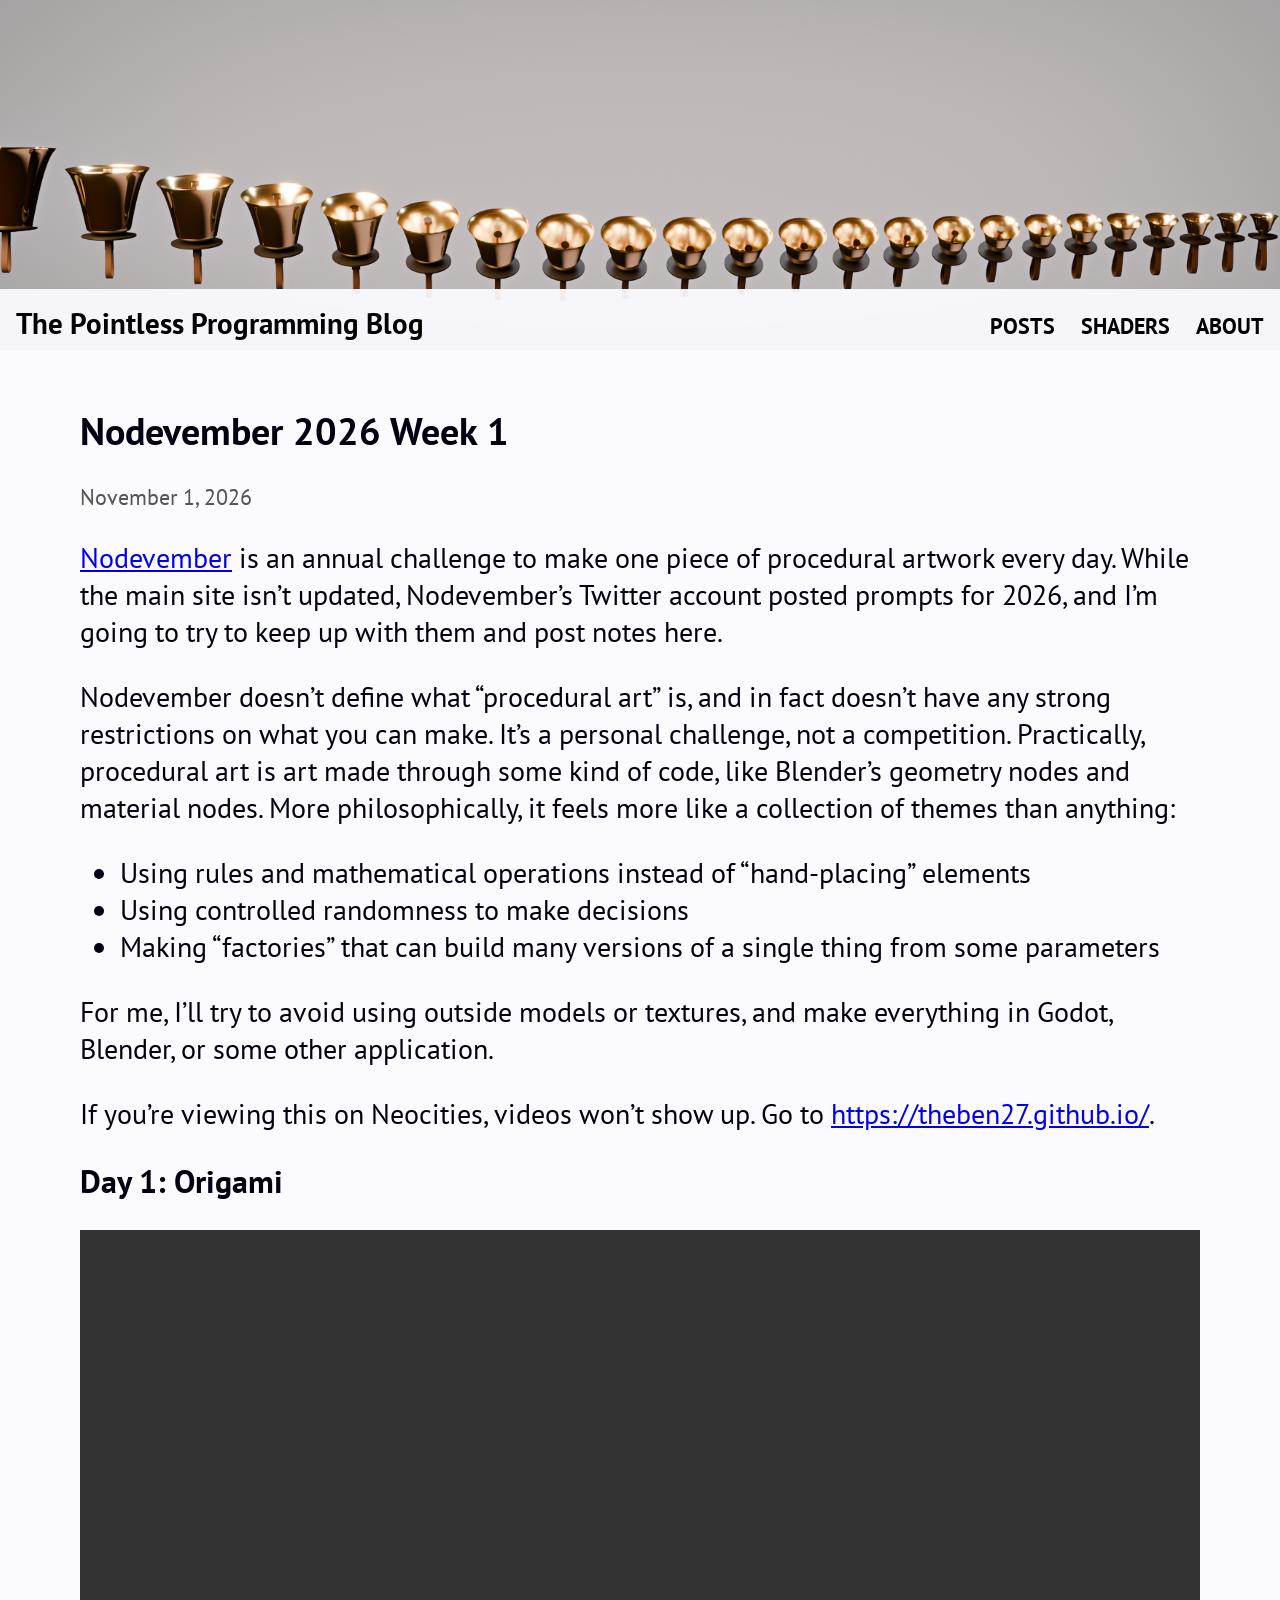
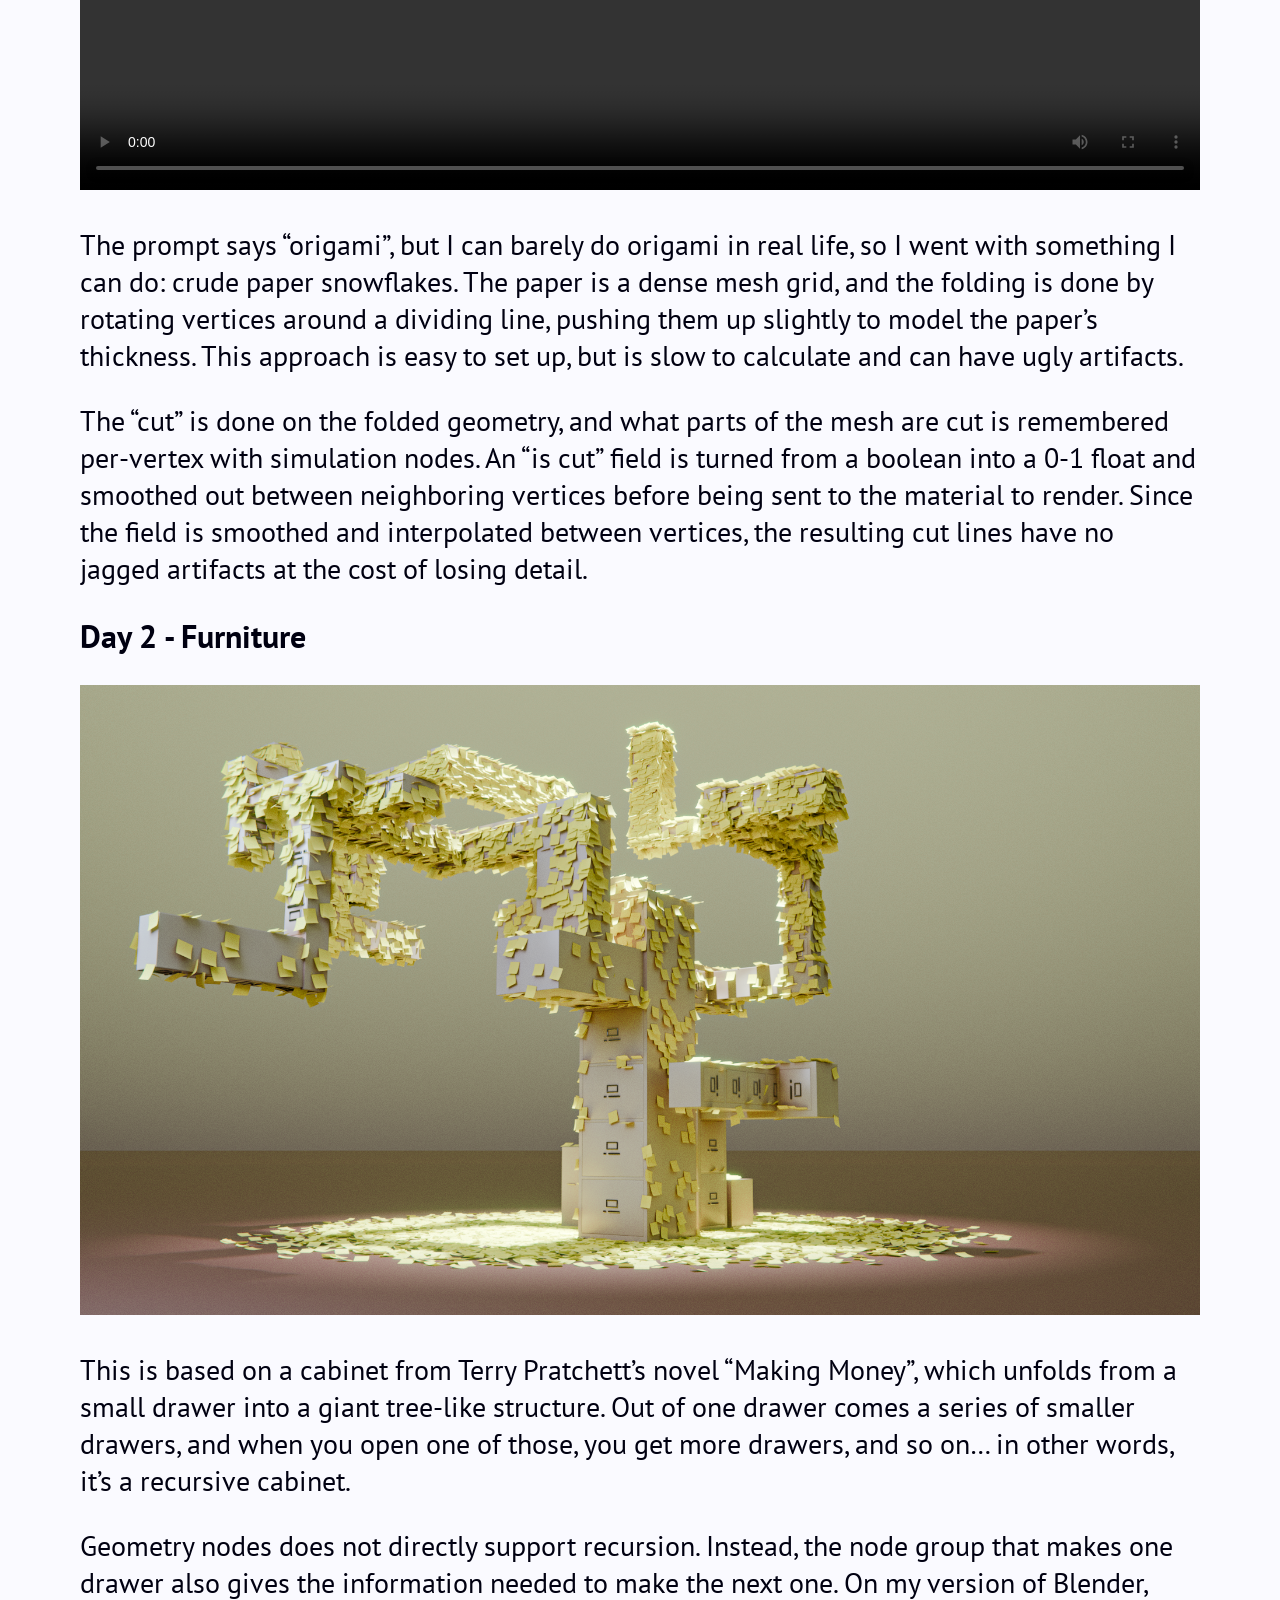
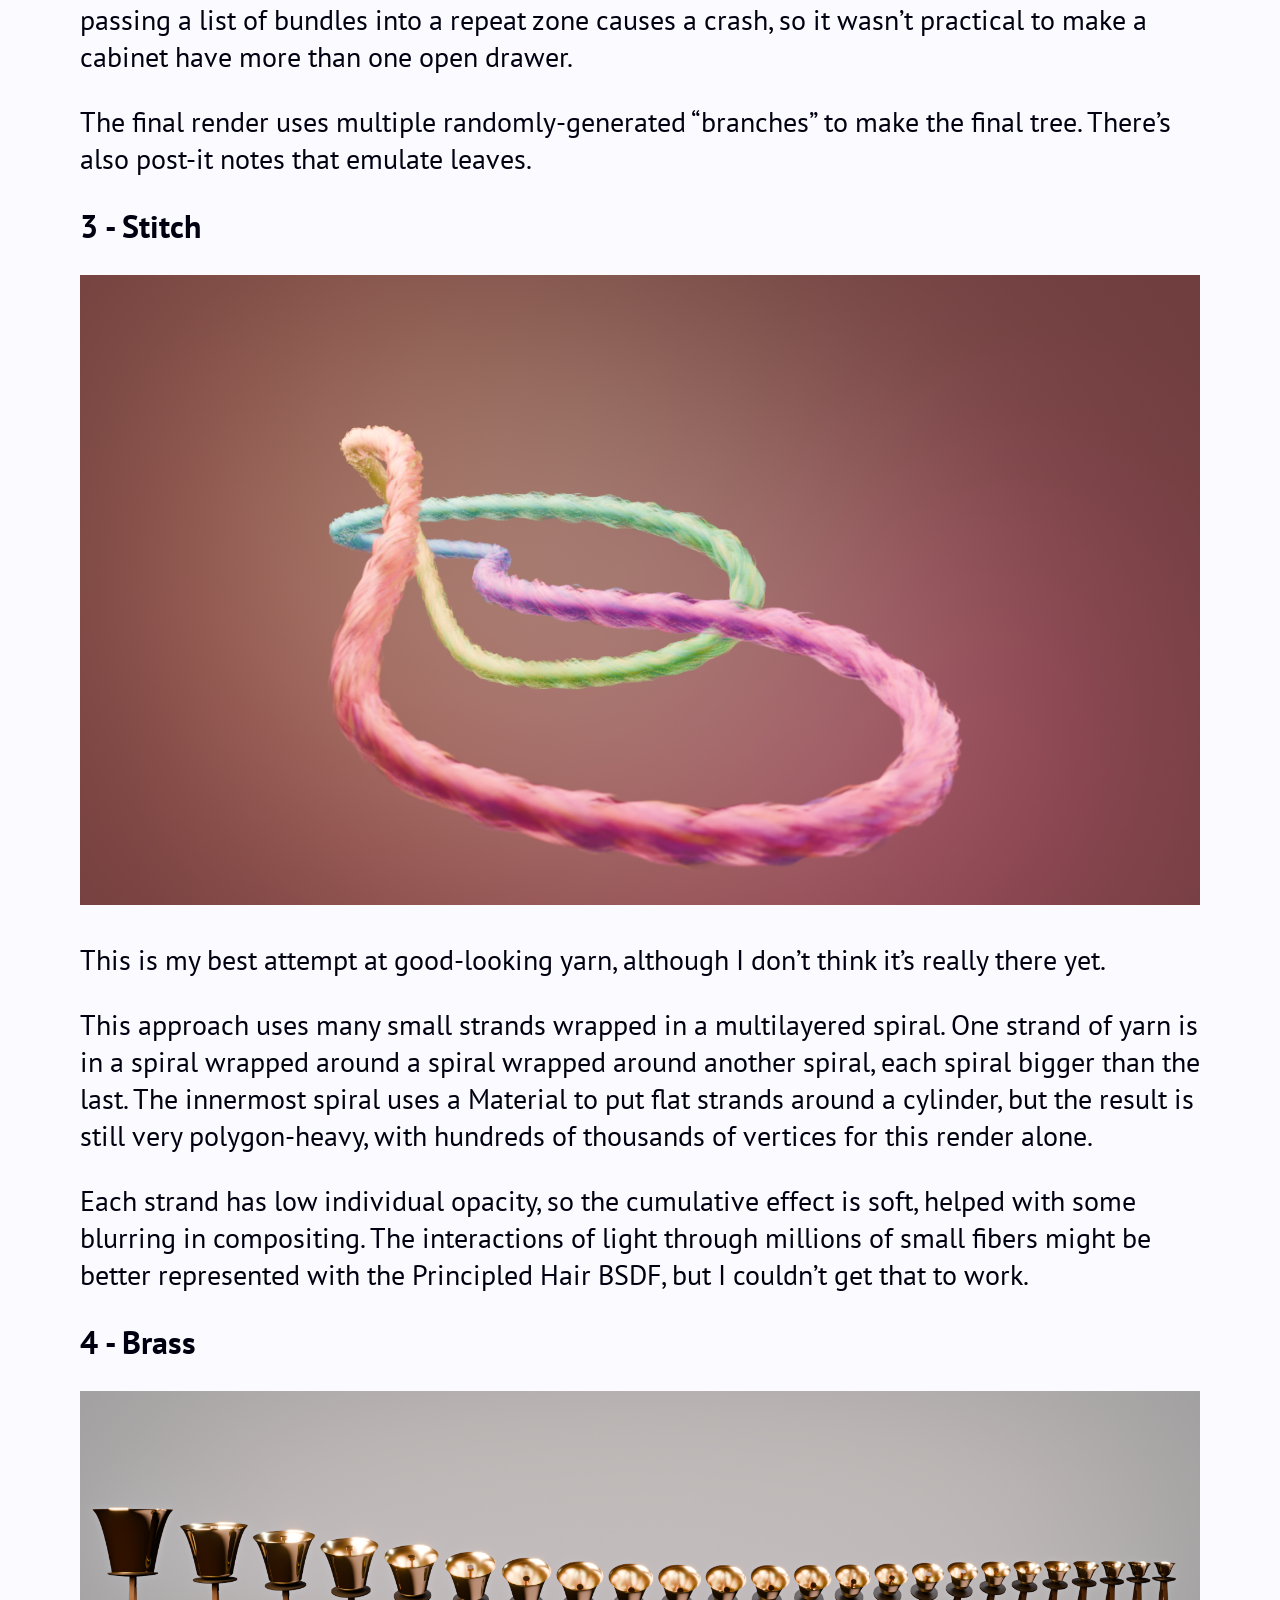
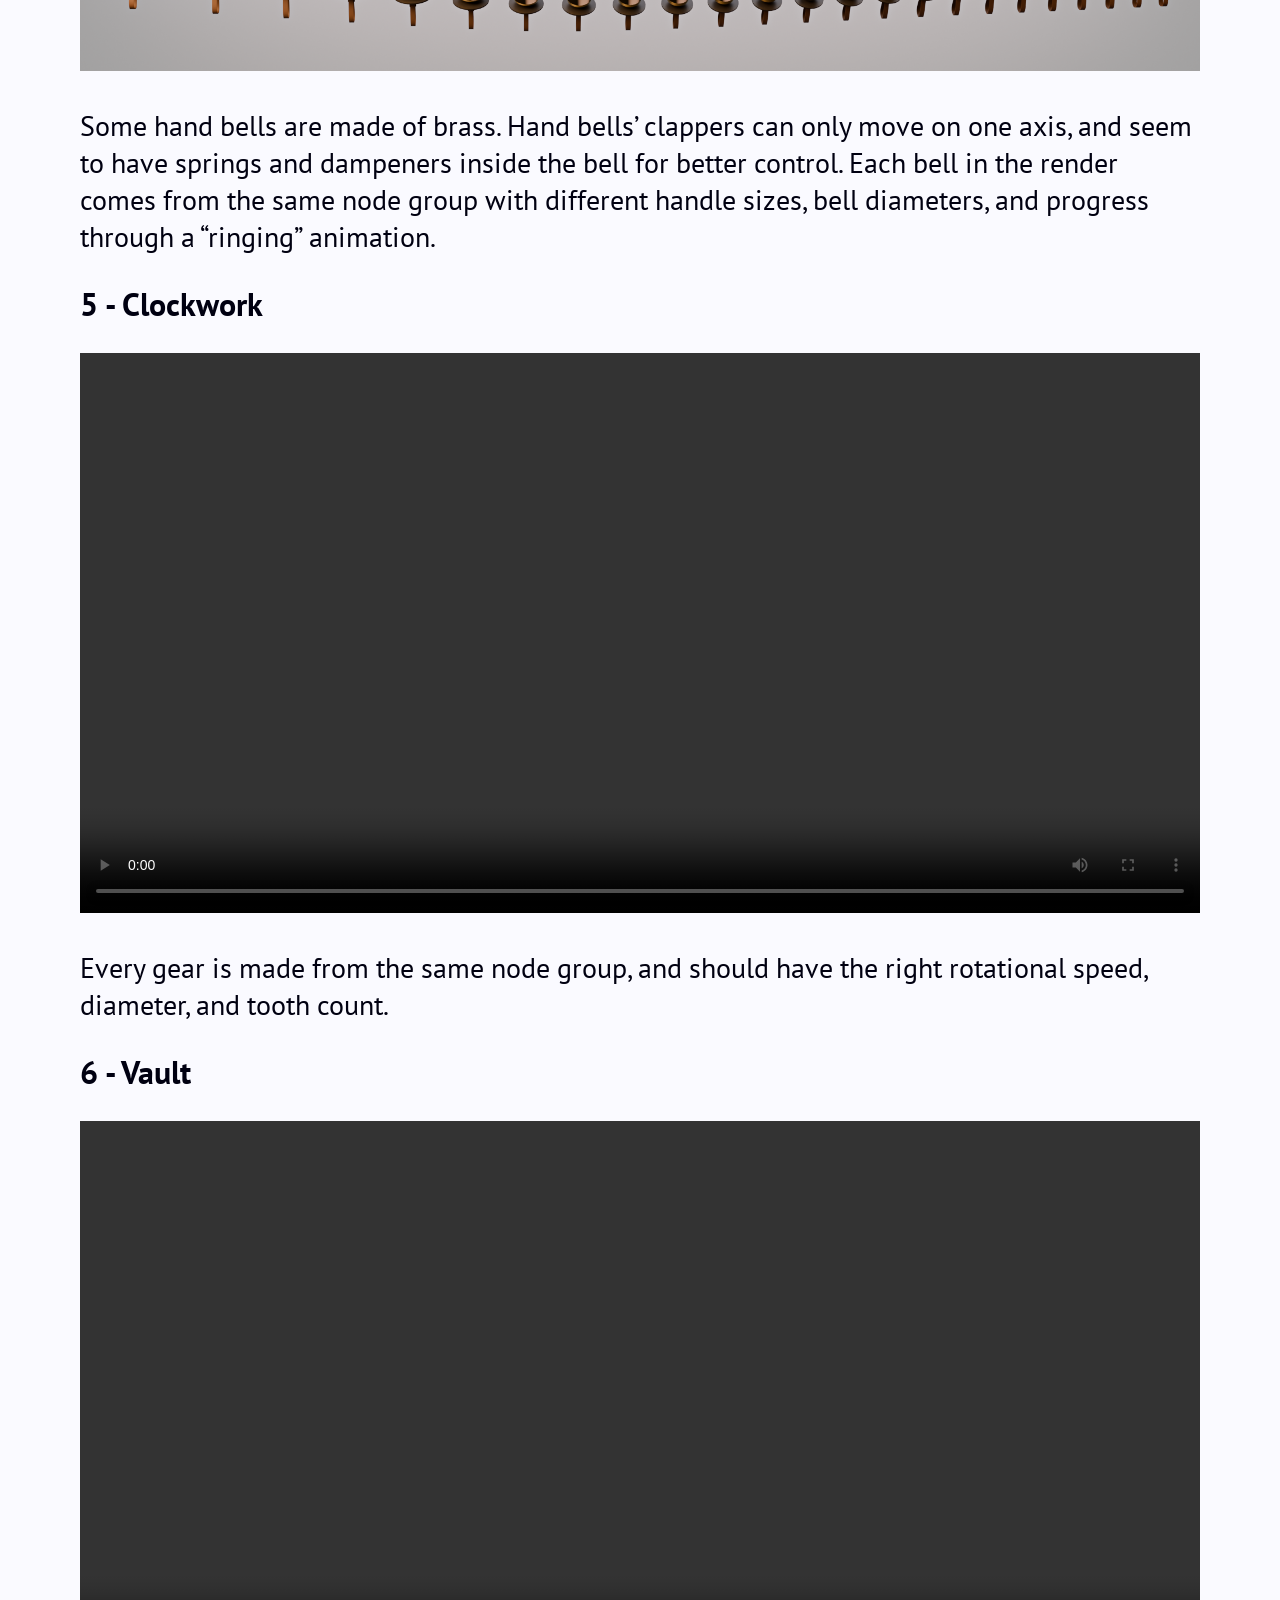
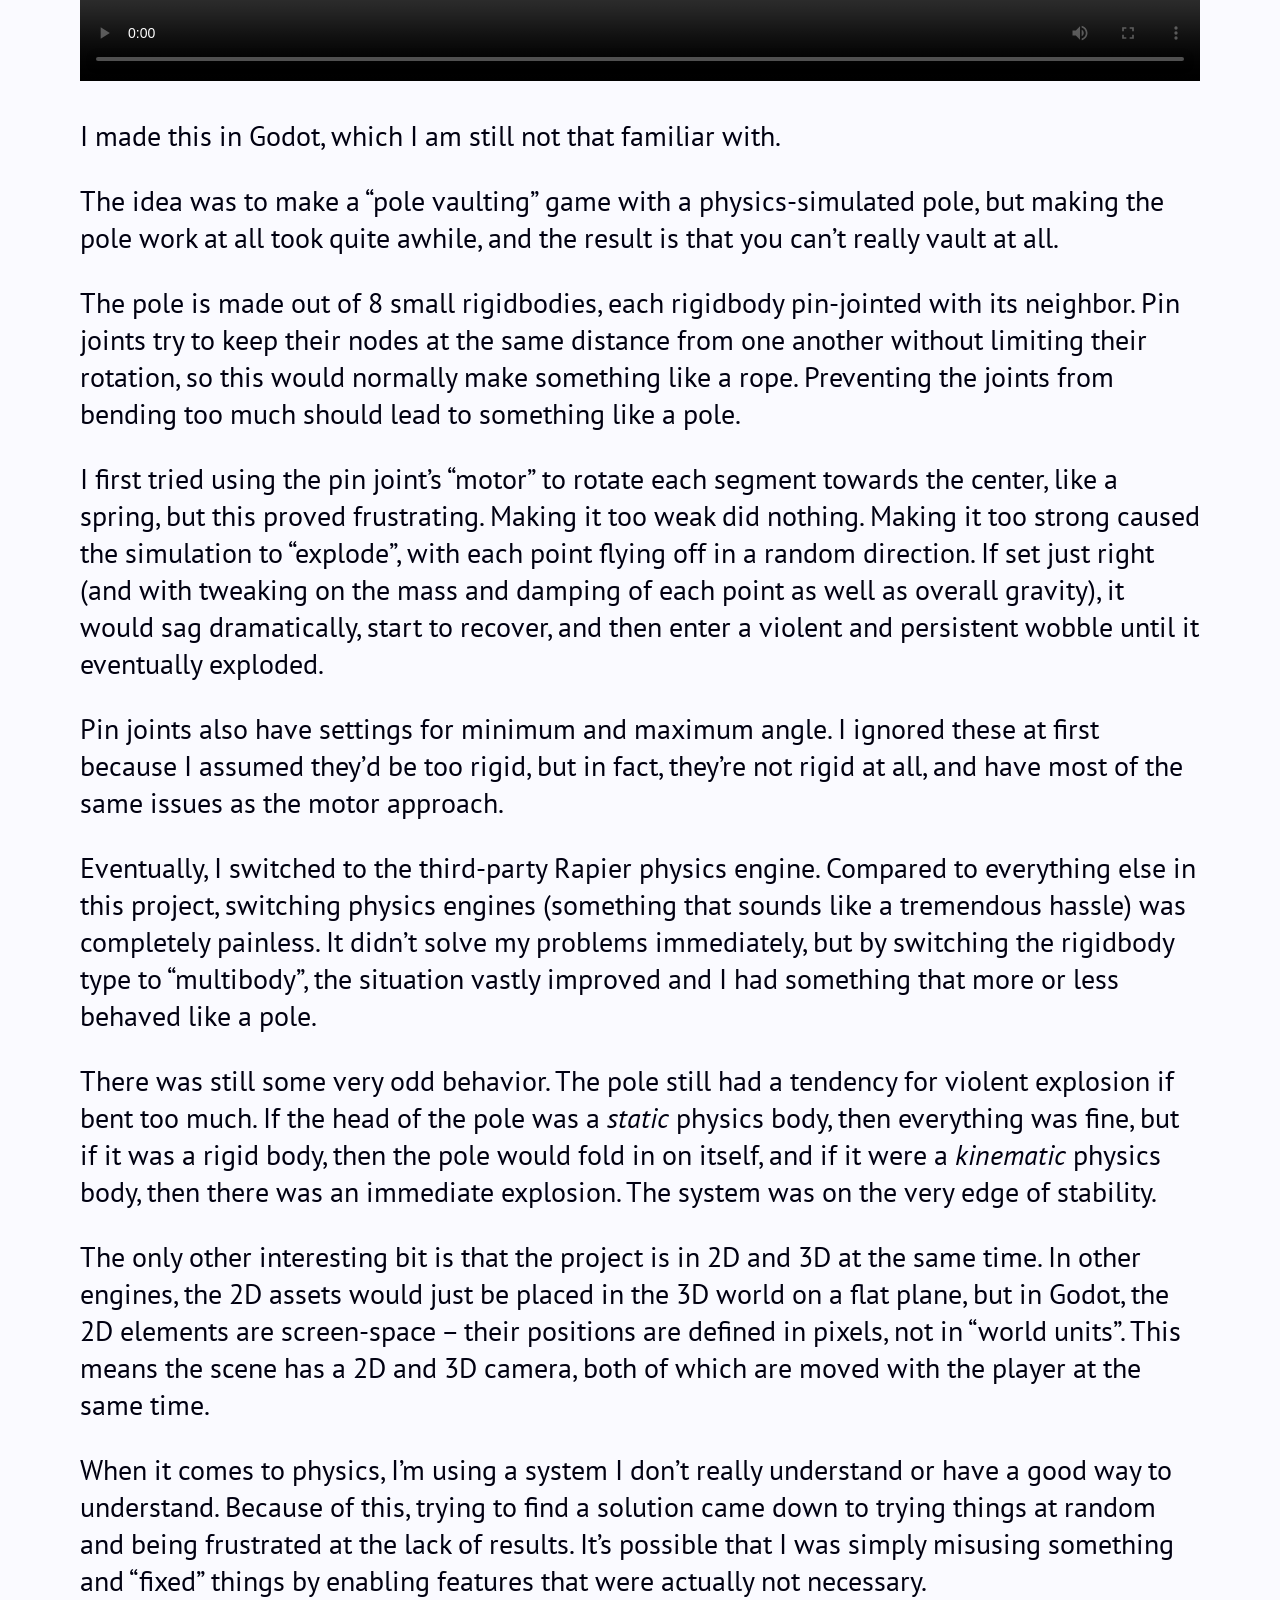
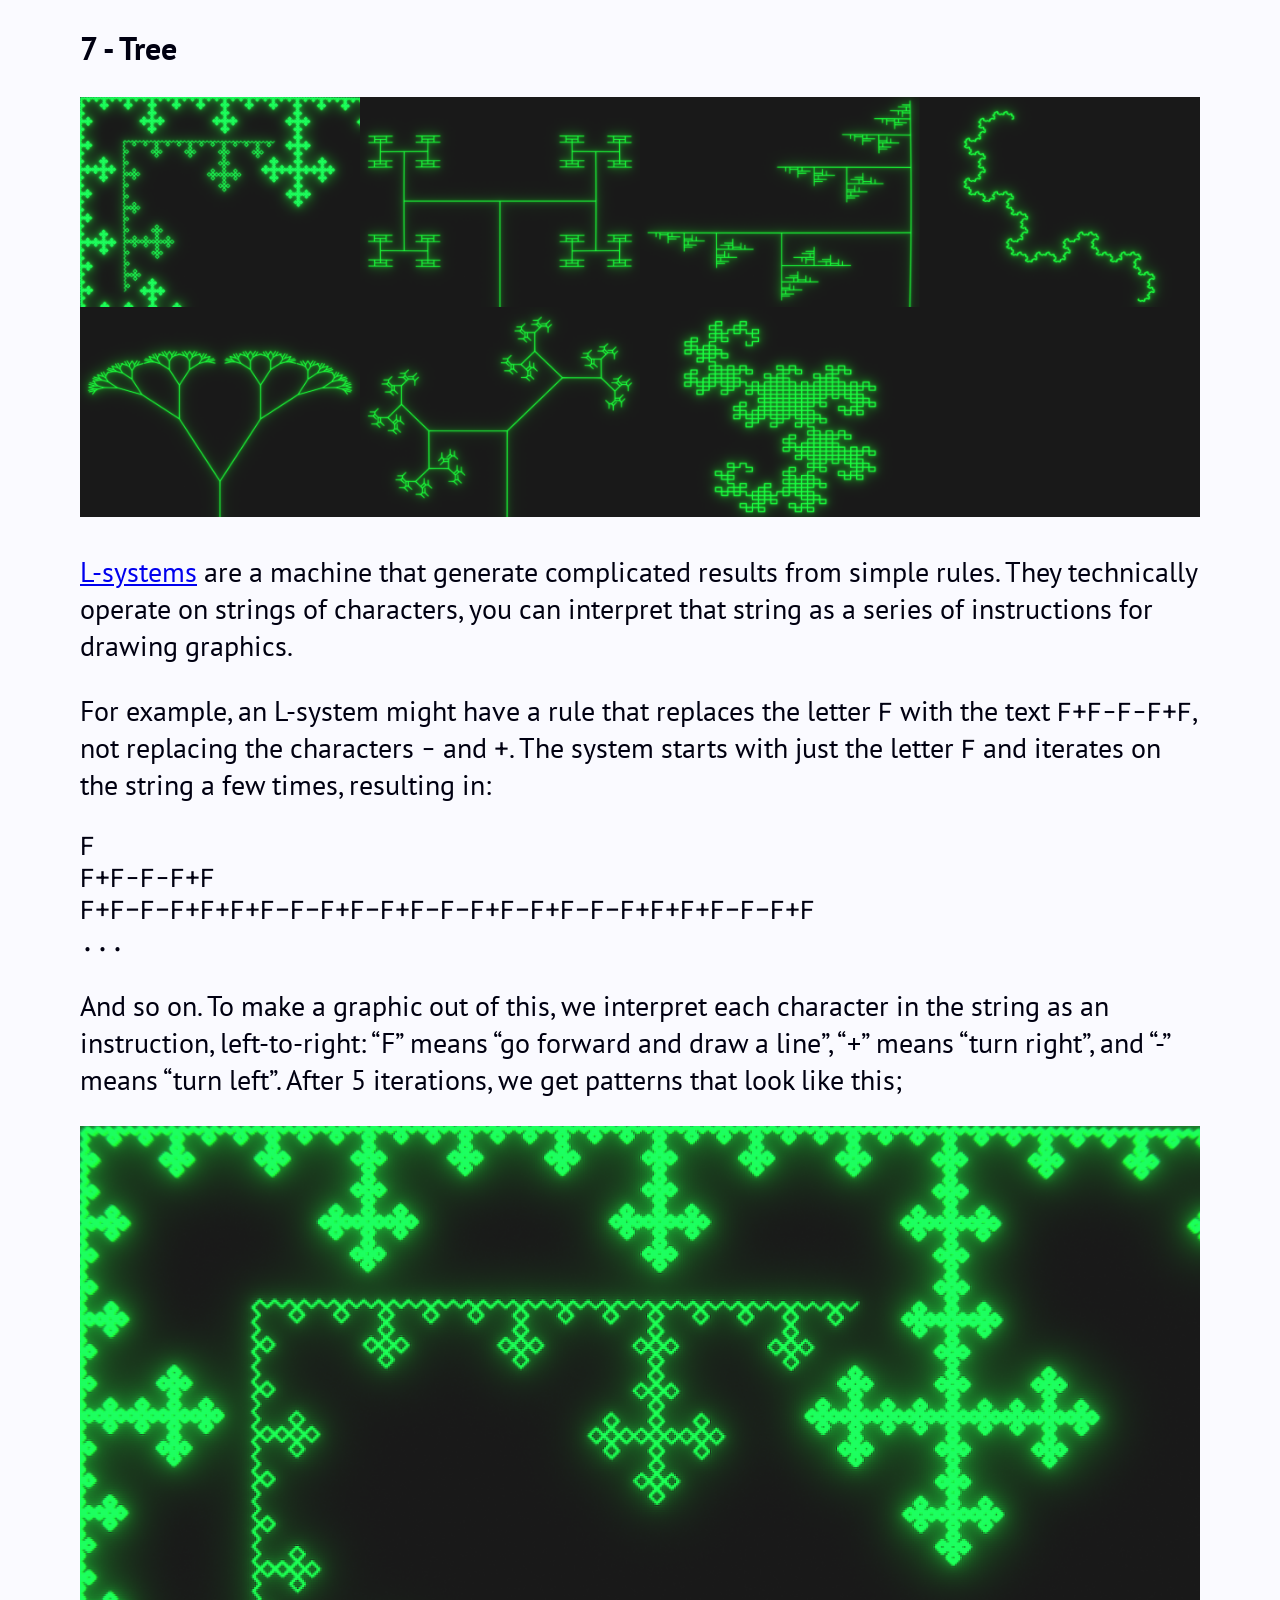
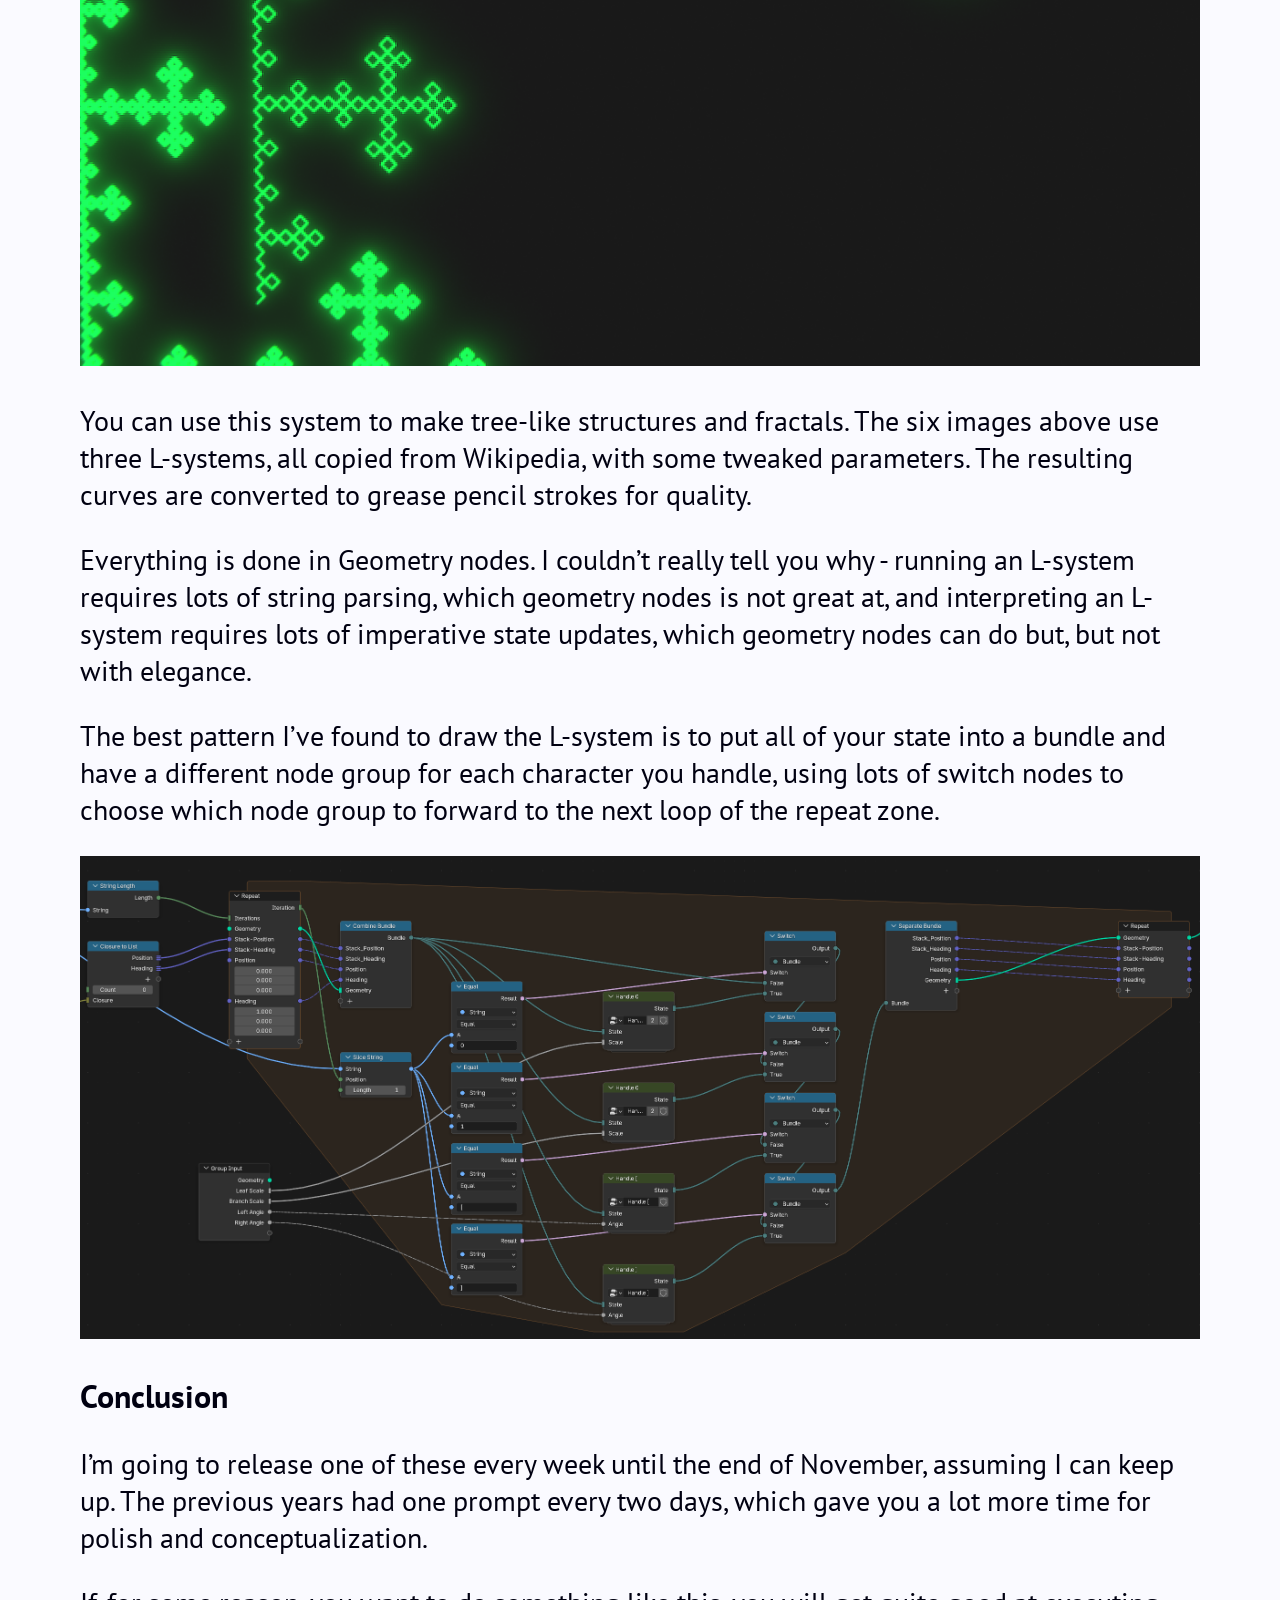
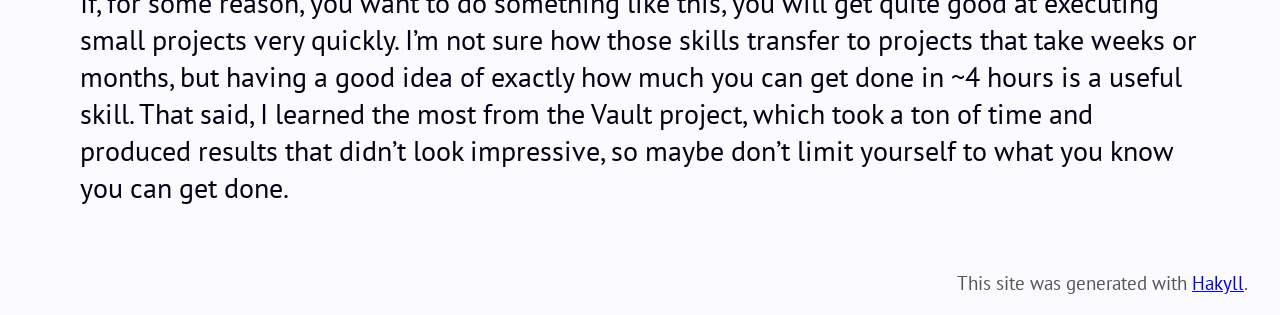
<file: docs/posts/2026-11-01-nodevember.html>
<!doctype html>
<html lang="en">
    <head>
        <meta charset="utf-8">
        <meta http-equiv="x-ua-compatible" content="ie=edge">
        <meta name="viewport" content="width=device-width, initial-scale=1">
        <title>Pointless Programming</title>
        <link rel="stylesheet" href="../css/syntax.css" />
        <link rel="stylesheet" href="../css/default.css" />
        <link rel="preconnect" href="https://fonts.googleapis.com">
        <link rel="preconnect" href="https://fonts.gstatic.com" crossorigin>
        <link href="https://fonts.googleapis.com/css2?family=PT+Sans:ital,wght@0,400;0,700;1,400;1,700&family=Spline+Sans+Mono:ital,wght@0,300..700;1,300..700&display=swap" rel="stylesheet">

    </head>
    <body>
        <header>
            
            <img class="img_header_image" src="../images/nodevember2026/4-brass.png" />
            <div class="img_header_links">
                <div class="logo">
                    <a href="../">The Pointless Programming Blog</a>
                </div>
                <nav>
                    <a href="../">Posts</a>
                    <a href="../shaders.html">Shaders</a>
                    <a href="../about.html">About</a>
                </nav>
            </div>
            
        </header>

        <main role="main">
            <h1>Nodevember 2026 Week 1</h1>
            <article>
    <section class="header">
        November  1, 2026
        
    </section>
    <section>
        <p><a href="https://nodevember.com/">Nodevember</a> is an annual challenge to make one piece of procedural artwork every day. While the main site isn’t updated, Nodevember’s Twitter account posted prompts for 2026, and I’m going to try to keep up with them and post notes here.</p>
<!--more-->
<p>Nodevember doesn’t define what “procedural art” is, and in fact doesn’t have any strong restrictions on what you can make. It’s a personal challenge, not a competition. Practically, procedural art is art made through some kind of code, like Blender’s geometry nodes and material nodes. More philosophically, it feels more like a collection of themes than anything:</p>
<ul>
<li>Using rules and mathematical operations instead of “hand-placing” elements</li>
<li>Using controlled randomness to make decisions</li>
<li>Making “factories” that can build many versions of a single thing from some parameters</li>
</ul>
<p>For me, I’ll try to avoid using outside models or textures, and make everything in Godot, Blender, or some other application.</p>
<p>If you’re viewing this on Neocities, videos won’t show up. Go to <a href="the%20Github%20site">https://theben27.github.io/</a>.</p>
<h2 id="day-1-origami">Day 1: Origami</h2>
<p><video src="../images/nodevember2026/1-origami.mp4" controls><a href="../images/nodevember2026/1-origami.mp4">Video</a></video></p>
<p>The prompt says “origami”, but I can barely do origami in real life, so I went with something I can do: crude paper snowflakes. The paper is a dense mesh grid, and the folding is done by rotating vertices around a dividing line, pushing them up slightly to model the paper’s thickness. This approach is easy to set up, but is slow to calculate and can have ugly artifacts.</p>
<p>The “cut” is done on the folded geometry, and what parts of the mesh are cut is remembered per-vertex with simulation nodes. An “is cut” field is turned from a boolean into a 0-1 float and smoothed out between neighboring vertices before being sent to the material to render. Since the field is smoothed and interpolated between vertices, the resulting cut lines have no jagged artifacts at the cost of losing detail.</p>
<h2 id="day-2---furniture">Day 2 - Furniture</h2>
<p><img src="../images/nodevember2026/2-furniture.png" /></p>
<p>This is based on a cabinet from Terry Pratchett’s novel “Making Money”, which unfolds from a small drawer into a giant tree-like structure. Out of one drawer comes a series of smaller drawers, and when you open one of those, you get more drawers, and so on… in other words, it’s a recursive cabinet.</p>
<p>Geometry nodes does not directly support recursion. Instead, the node group that makes one drawer also gives the information needed to make the next one. On my version of Blender, passing a list of bundles into a repeat zone causes a crash, so it wasn’t practical to make a cabinet have more than one open drawer.</p>
<p>The final render uses multiple randomly-generated “branches” to make the final tree. There’s also post-it notes that emulate leaves.</p>
<h2 id="stitch">3 - Stitch</h2>
<p><img src="../images/nodevember2026/3-stitch.png" /></p>
<p>This is my best attempt at good-looking yarn, although I don’t think it’s really there yet.</p>
<p>This approach uses many small strands wrapped in a multilayered spiral. One strand of yarn is in a spiral wrapped around a spiral wrapped around another spiral, each spiral bigger than the last. The innermost spiral uses a Material to put flat strands around a cylinder, but the result is still very polygon-heavy, with hundreds of thousands of vertices for this render alone.</p>
<p>Each strand has low individual opacity, so the cumulative effect is soft, helped with some blurring in compositing. The interactions of light through millions of small fibers might be better represented with the Principled Hair BSDF, but I couldn’t get that to work.</p>
<h2 id="brass">4 - Brass</h2>
<p><img src="../images/nodevember2026/4-brass.png" /></p>
<p>Some hand bells are made of brass. Hand bells’ clappers can only move on one axis, and seem to have springs and dampeners inside the bell for better control. Each bell in the render comes from the same node group with different handle sizes, bell diameters, and progress through a “ringing” animation.</p>
<h2 id="clockwork">5 - Clockwork</h2>
<p><video src="../images/nodevember2026/5-clockwork.mp4" controls><a href="../images/nodevember2026/5-clockwork.mp4">Video</a></video></p>
<p>Every gear is made from the same node group, and should have the right rotational speed, diameter, and tooth count.</p>
<h2 id="vault">6 - Vault</h2>
<p><video src="../images/nodevember2026/6-vault.mp4" controls><a href="../images/nodevember2026/6-vault.mp4">Video</a></video></p>
<p>I made this in Godot, which I am still not that familiar with.</p>
<p>The idea was to make a “pole vaulting” game with a physics-simulated pole, but making the pole work at all took quite awhile, and the result is that you can’t really vault at all.</p>
<p>The pole is made out of 8 small rigidbodies, each rigidbody pin-jointed with its neighbor. Pin joints try to keep their nodes at the same distance from one another without limiting their rotation, so this would normally make something like a rope. Preventing the joints from bending too much should lead to something like a pole.</p>
<p>I first tried using the pin joint’s “motor” to rotate each segment towards the center, like a spring, but this proved frustrating. Making it too weak did nothing. Making it too strong caused the simulation to “explode”, with each point flying off in a random direction. If set just right (and with tweaking on the mass and damping of each point as well as overall gravity), it would sag dramatically, start to recover, and then enter a violent and persistent wobble until it eventually exploded.</p>
<p>Pin joints also have settings for minimum and maximum angle. I ignored these at first because I assumed they’d be too rigid, but in fact, they’re not rigid at all, and have most of the same issues as the motor approach.</p>
<p>Eventually, I switched to the third-party Rapier physics engine. Compared to everything else in this project, switching physics engines (something that sounds like a tremendous hassle) was completely painless. It didn’t solve my problems immediately, but by switching the rigidbody type to “multibody”, the situation vastly improved and I had something that more or less behaved like a pole.</p>
<p>There was still some very odd behavior. The pole still had a tendency for violent explosion if bent too much. If the head of the pole was a <em>static</em> physics body, then everything was fine, but if it was a rigid body, then the pole would fold in on itself, and if it were a <em>kinematic</em> physics body, then there was an immediate explosion. The system was on the very edge of stability.</p>
<p>The only other interesting bit is that the project is in 2D and 3D at the same time. In other engines, the 2D assets would just be placed in the 3D world on a flat plane, but in Godot, the 2D elements are screen-space – their positions are defined in pixels, not in “world units”. This means the scene has a 2D and 3D camera, both of which are moved with the player at the same time.</p>
<p>When it comes to physics, I’m using a system I don’t really understand or have a good way to understand. Because of this, trying to find a solution came down to trying things at random and being frustrated at the lack of results. It’s possible that I was simply misusing something and “fixed” things by enabling features that were actually not necessary.</p>
<h2 id="tree">7 - Tree</h2>
<p><img src="../images/nodevember2026/7-tree.png" /></p>
<p><a href="https://en.wikipedia.org/wiki/L-system">L-systems</a> are a machine that generate complicated results from simple rules. They technically operate on strings of characters, you can interpret that string as a series of instructions for drawing graphics.</p>
<p>For example, an L-system might have a rule that replaces the letter <code>F</code> with the text <code>F+F-F-F+F</code>, not replacing the characters <code>-</code> and <code>+</code>. The system starts with just the letter <code>F</code> and iterates on the string a few times, resulting in:</p>
<pre><code>F
F+F-F-F+F
F+F−F−F+F+F+F−F−F+F−F+F−F−F+F−F+F−F−F+F+F+F−F−F+F
...</code></pre>
<p>And so on. To make a graphic out of this, we interpret each character in the string as an instruction, left-to-right: “F” means “go forward and draw a line”, “+” means “turn right”, and “-” means “turn left”. After 5 iterations, we get patterns that look like this;</p>
<p><img src="../images/nodevember2026/7-tree1.png" /></p>
<p>You can use this system to make tree-like structures and fractals. The six images above use three L-systems, all copied from Wikipedia, with some tweaked parameters. The resulting curves are converted to grease pencil strokes for quality.</p>
<p>Everything is done in Geometry nodes. I couldn’t really tell you why - running an L-system requires lots of string parsing, which geometry nodes is not great at, and interpreting an L-system requires lots of imperative state updates, which geometry nodes can do but, but not with elegance.</p>
<p>The best pattern I’ve found to draw the L-system is to put all of your state into a bundle and have a different node group for each character you handle, using lots of switch nodes to choose which node group to forward to the next loop of the repeat zone.</p>
<p><img src="../images/nodevember2026/7-tree2.png" /></p>
<h2 id="conclusion">Conclusion</h2>
<p>I’m going to release one of these every week until the end of November, assuming I can keep up. The previous years had one prompt every two days, which gave you a lot more time for polish and conceptualization.</p>
<p>If, for some reason, you want to do something like this, you will get quite good at executing small projects very quickly. I’m not sure how those skills transfer to projects that take weeks or months, but having a good idea of exactly how much you can get done in ~4 hours is a useful skill. That said, I learned the most from the Vault project, which took a ton of time and produced results that didn’t look impressive, so maybe don’t limit yourself to what you know you can get done.</p>
    </section>
</article>

        </main>

        <footer>
            This site was generated with
            <a href="http://jaspervdj.be/hakyll">Hakyll</a>.
        </footer>
    </body>
</html>
</file>
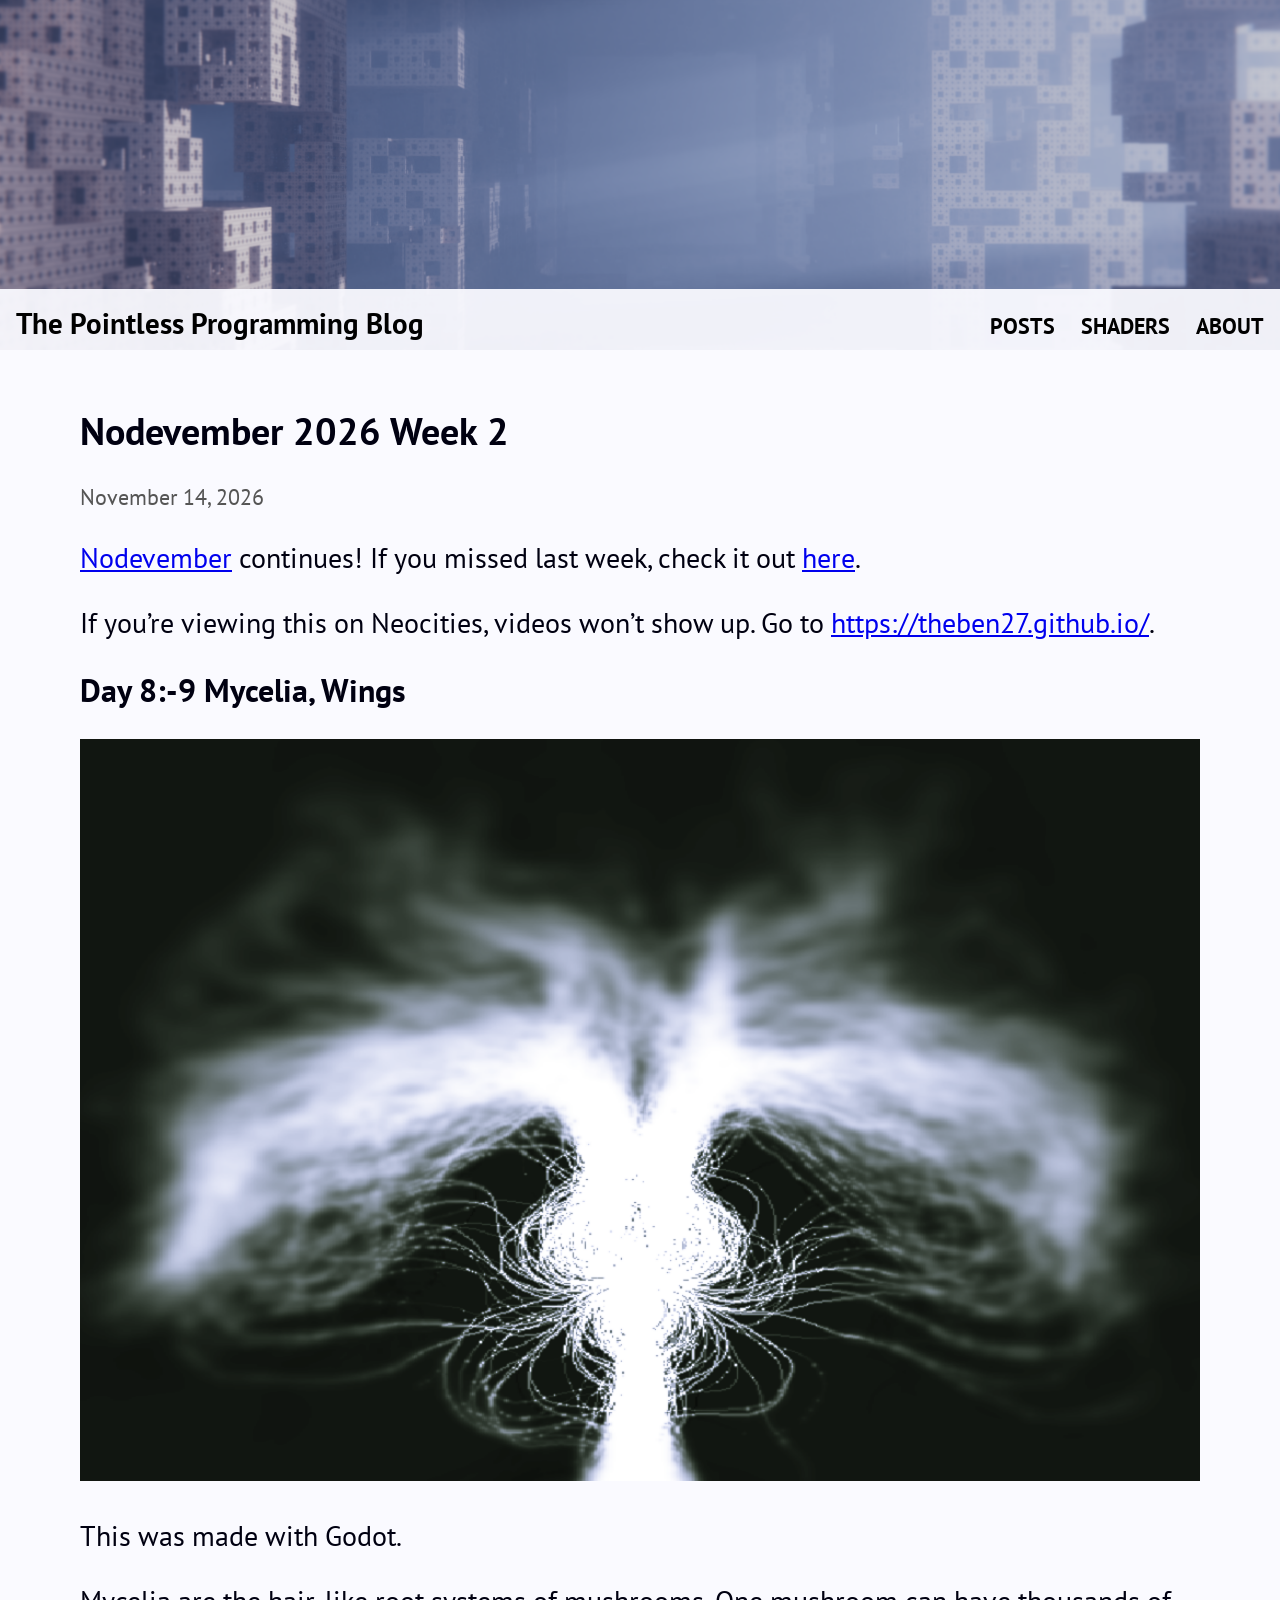
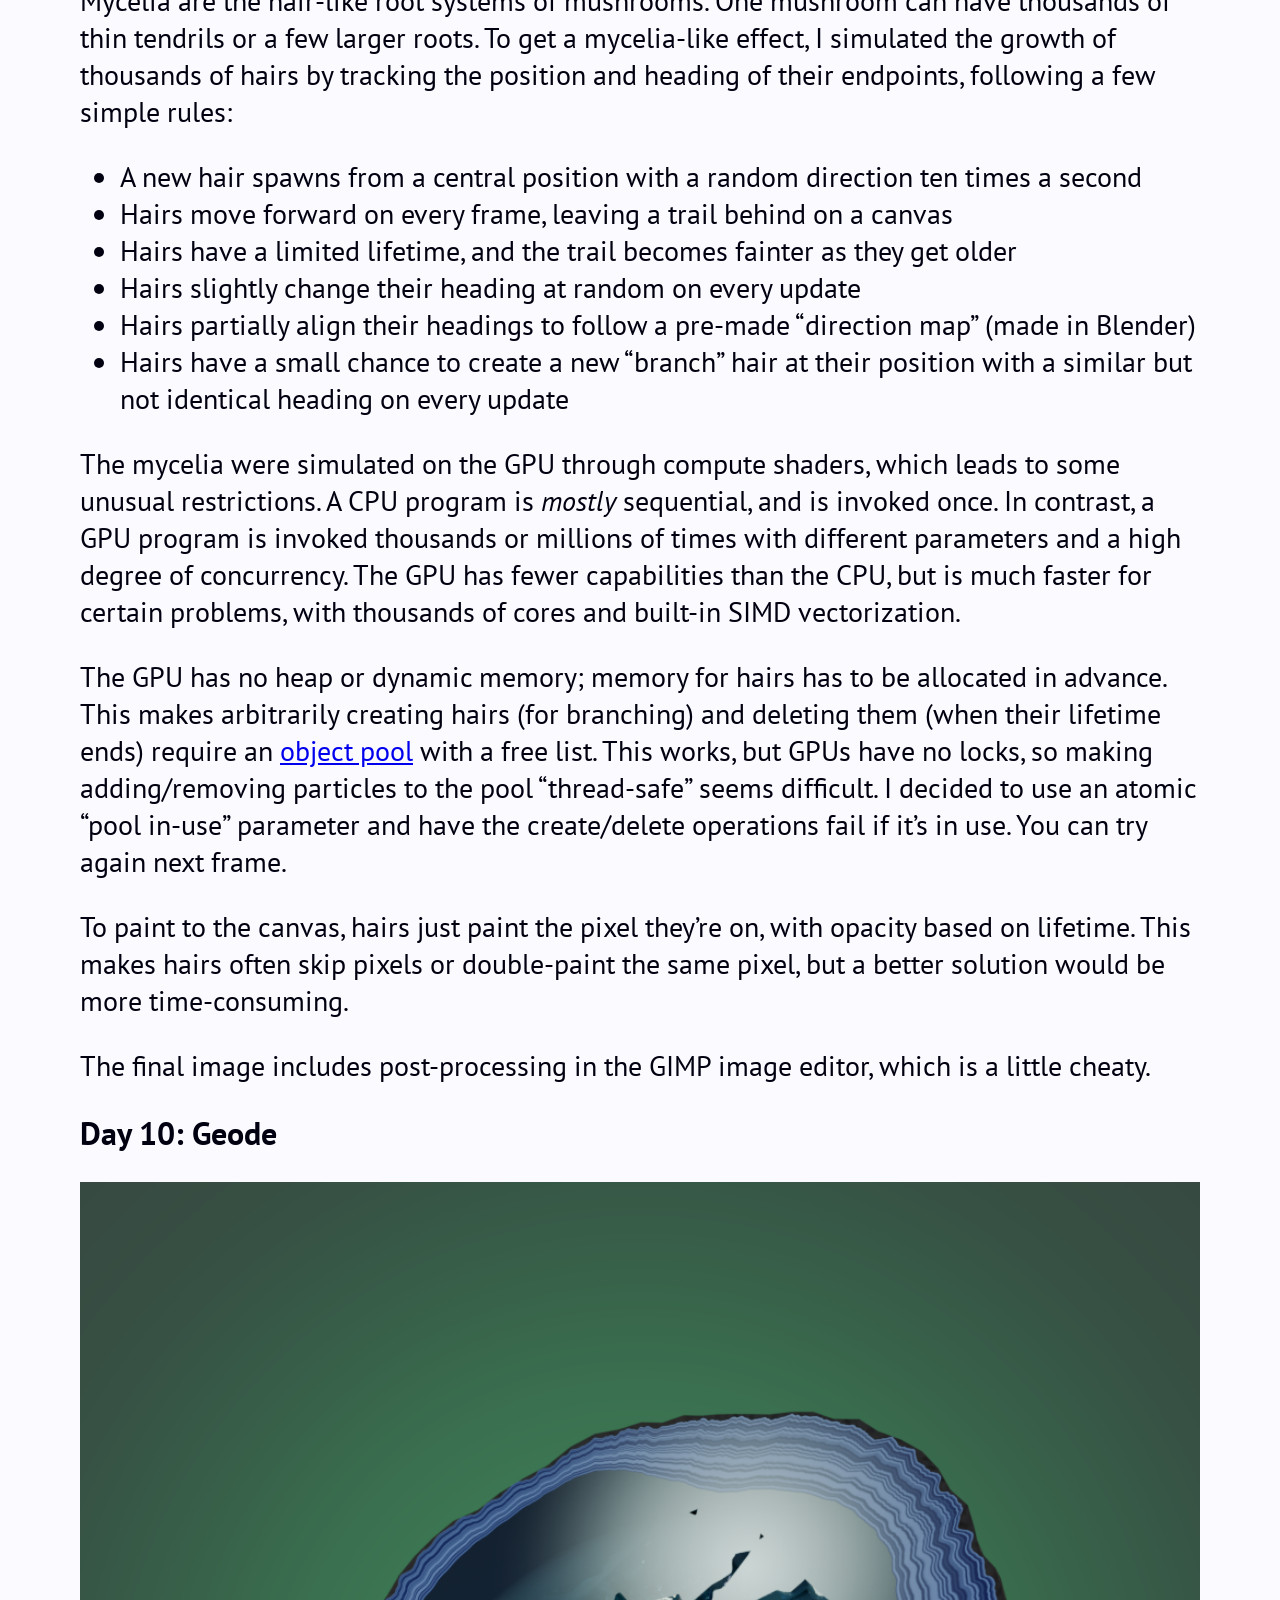
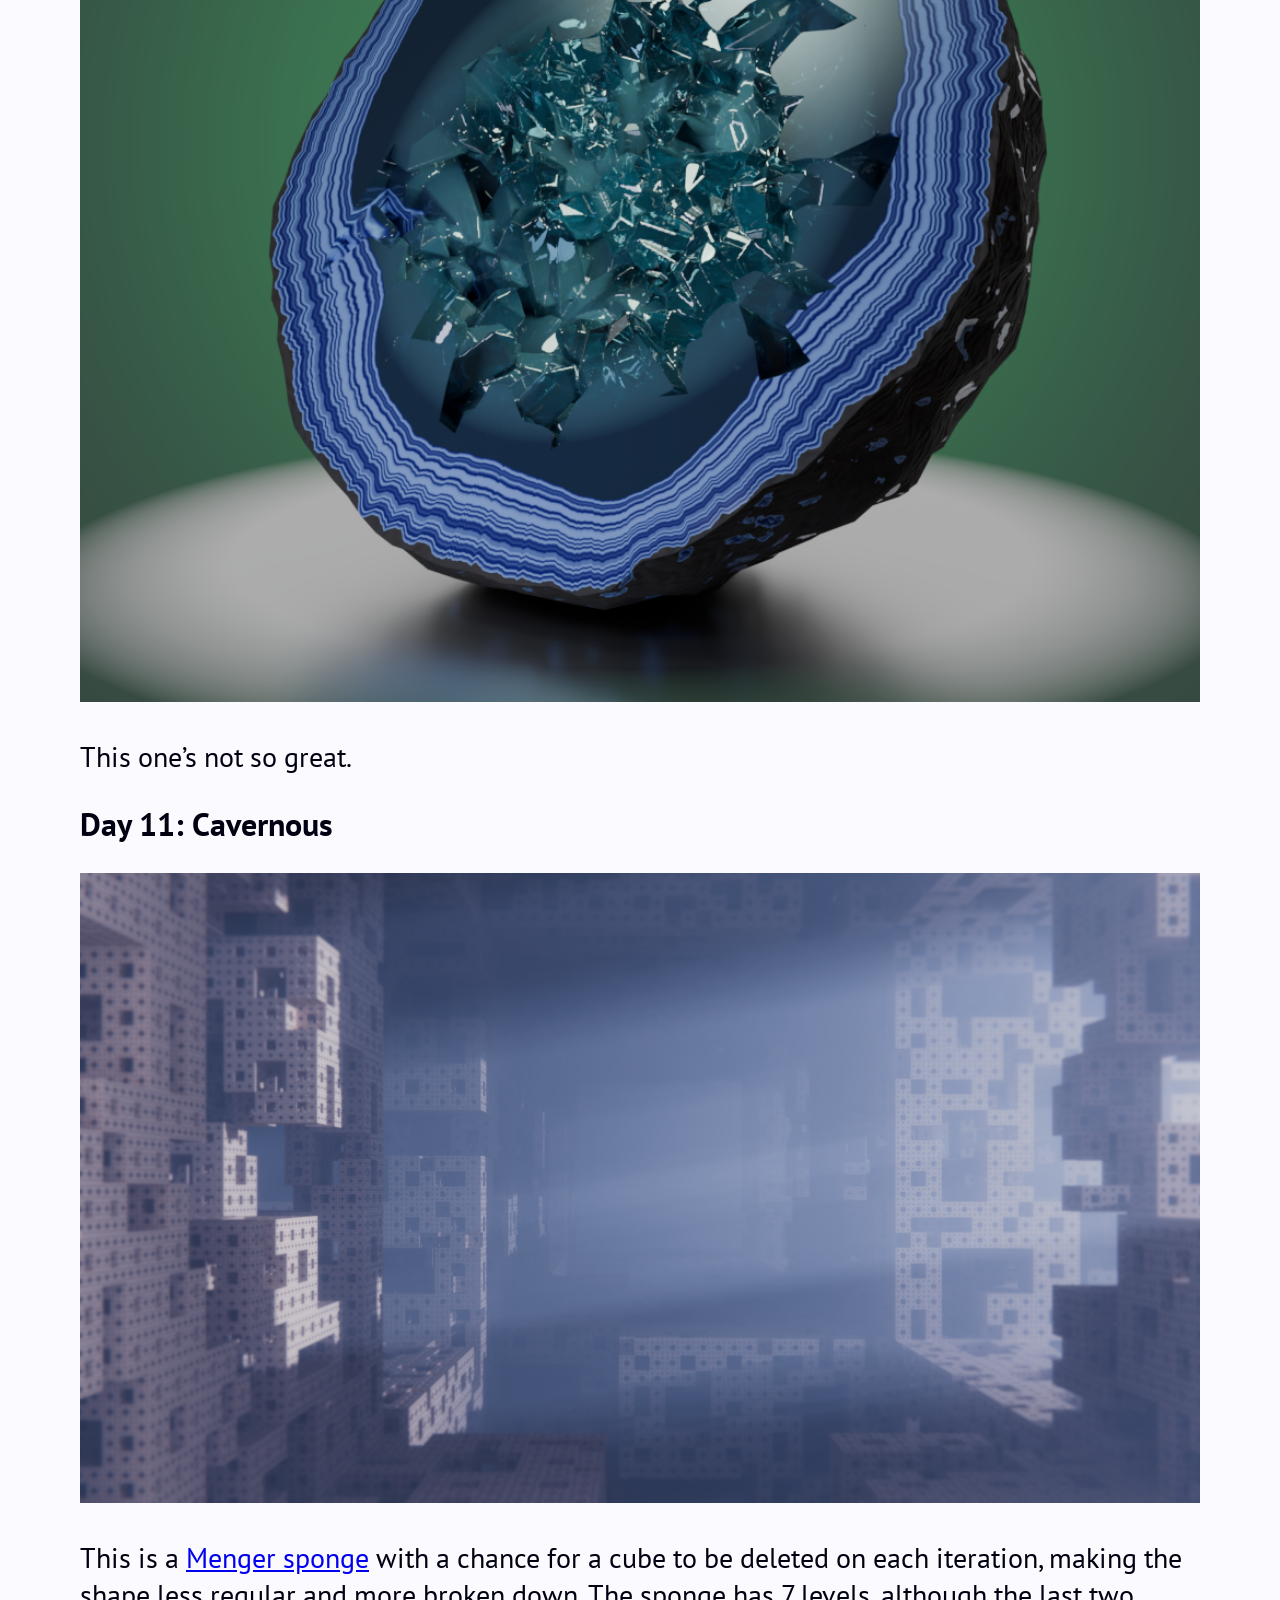
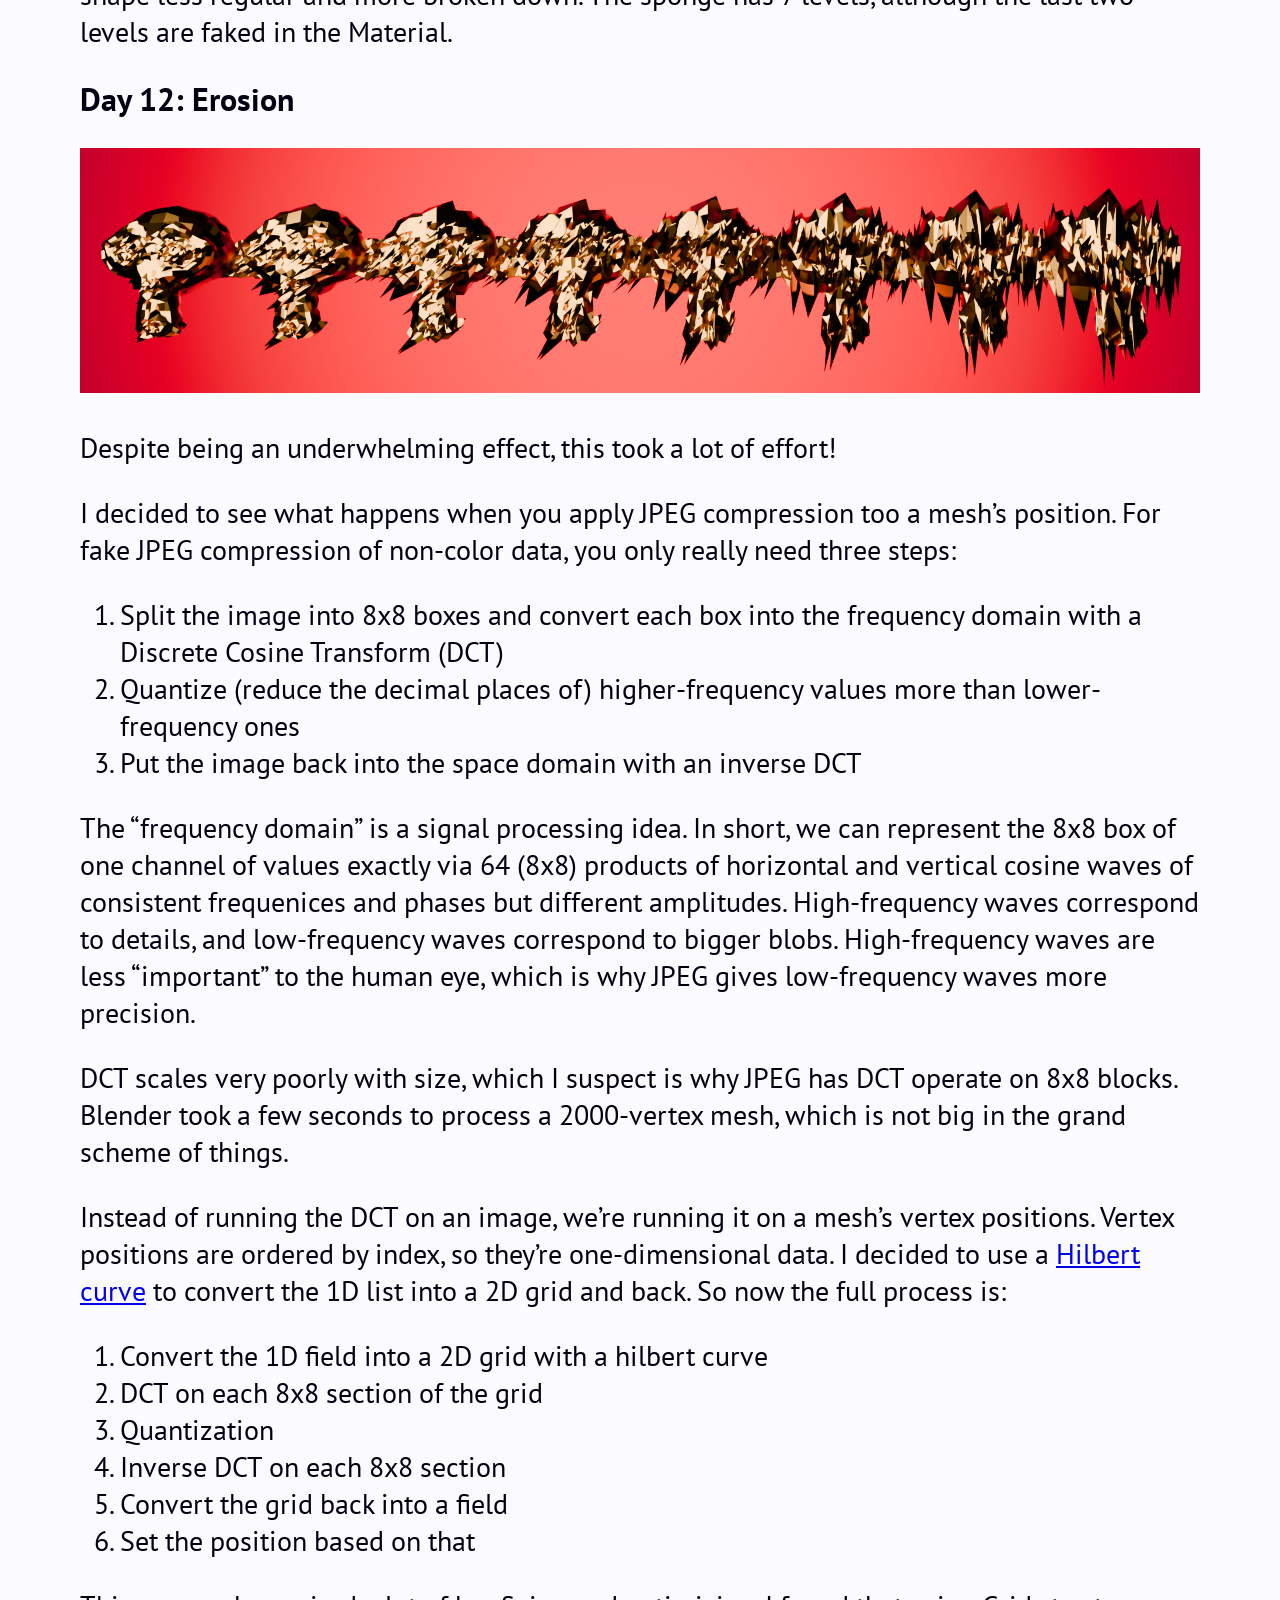
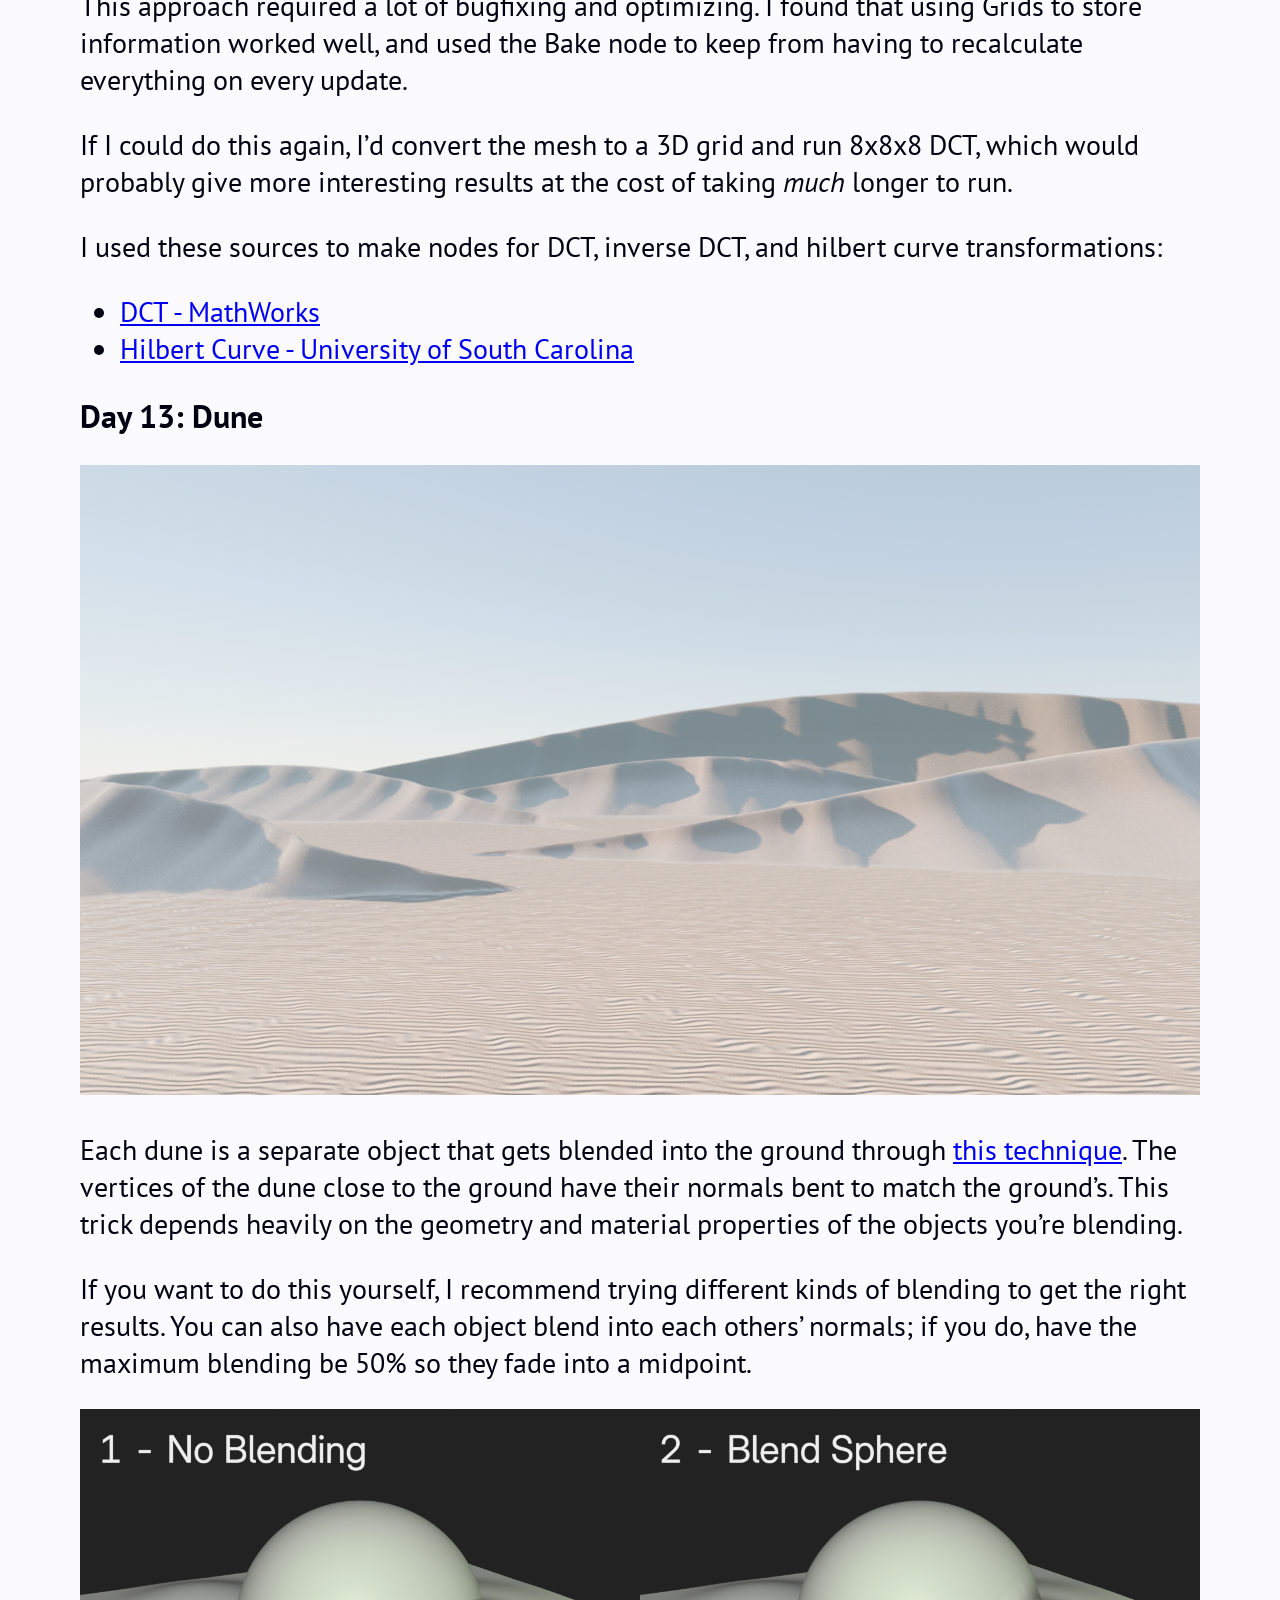
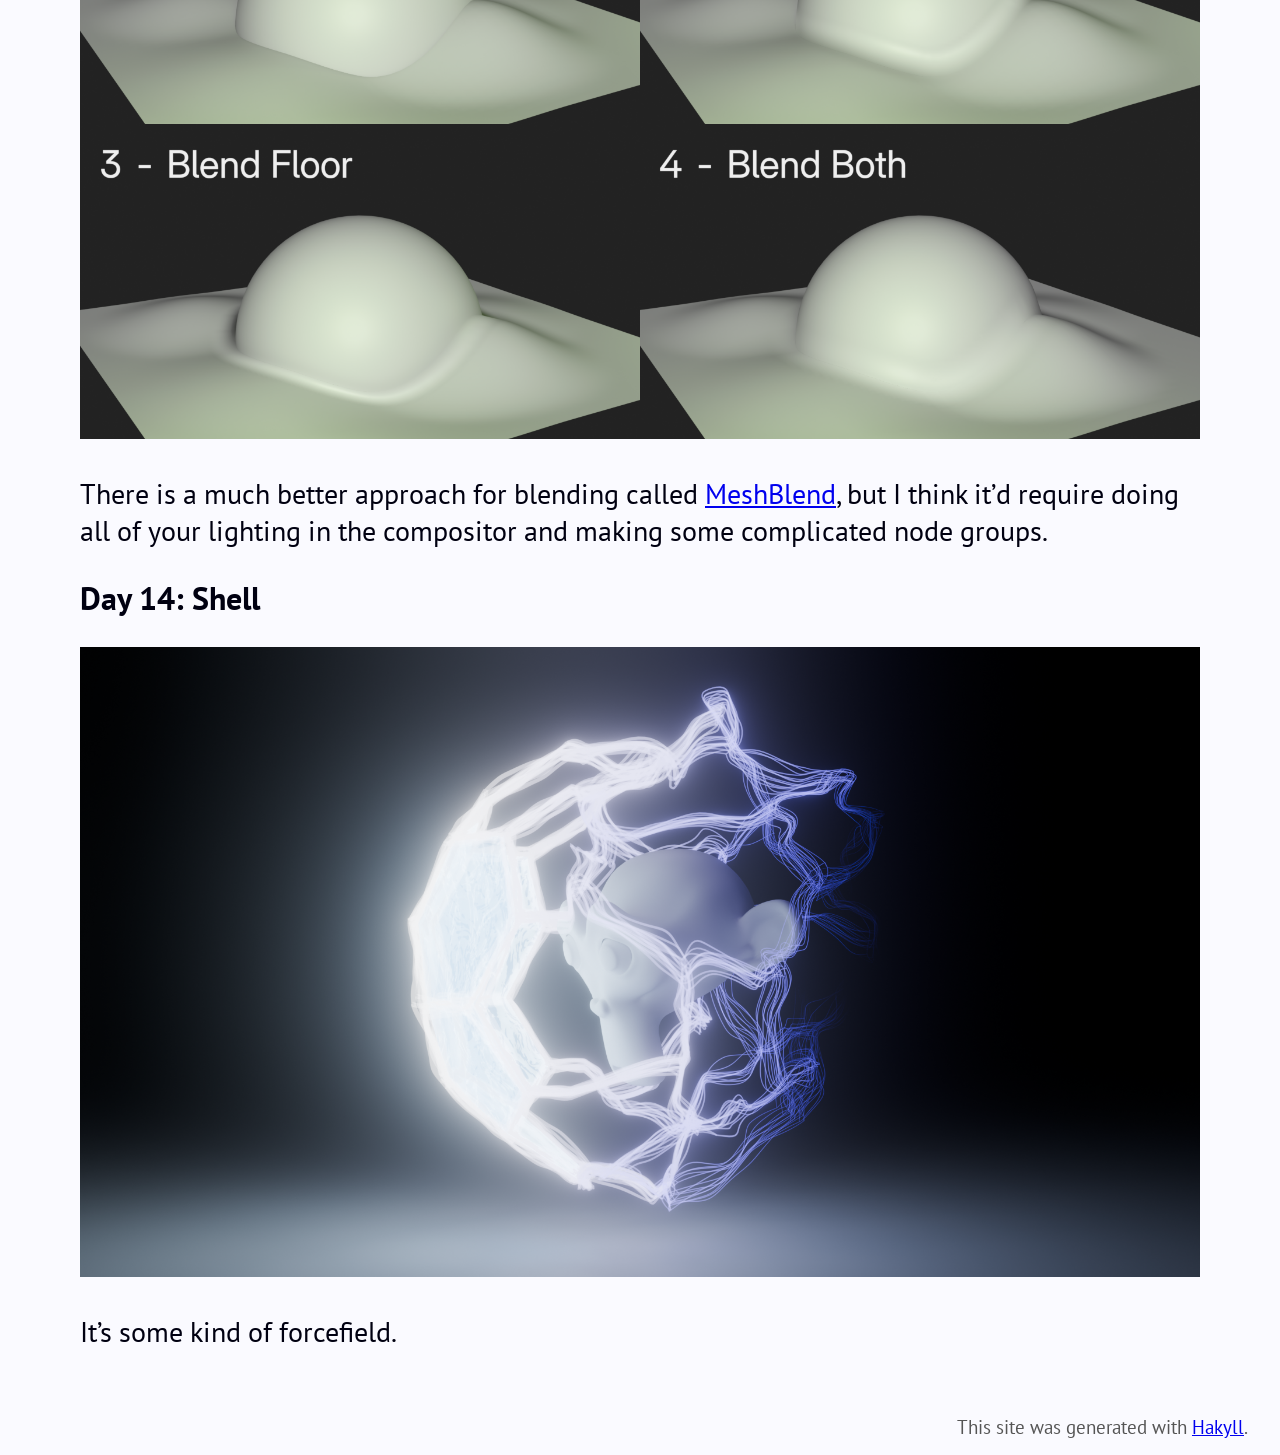
<file: docs/posts/2026-11-14-nodevember2.html>
<!doctype html>
<html lang="en">
    <head>
        <meta charset="utf-8">
        <meta http-equiv="x-ua-compatible" content="ie=edge">
        <meta name="viewport" content="width=device-width, initial-scale=1">
        <title>Pointless Programming</title>
        <link rel="stylesheet" href="../css/syntax.css" />
        <link rel="stylesheet" href="../css/default.css" />
        <link rel="preconnect" href="https://fonts.googleapis.com">
        <link rel="preconnect" href="https://fonts.gstatic.com" crossorigin>
        <link href="https://fonts.googleapis.com/css2?family=PT+Sans:ital,wght@0,400;0,700;1,400;1,700&family=Spline+Sans+Mono:ital,wght@0,300..700;1,300..700&display=swap" rel="stylesheet">

    </head>
    <body>
        <header>
            
            <img class="img_header_image" src="../images/nodevember2026/11-cavernous.png" />
            <div class="img_header_links">
                <div class="logo">
                    <a href="../">The Pointless Programming Blog</a>
                </div>
                <nav>
                    <a href="../">Posts</a>
                    <a href="../shaders.html">Shaders</a>
                    <a href="../about.html">About</a>
                </nav>
            </div>
            
        </header>

        <main role="main">
            <h1>Nodevember 2026 Week 2</h1>
            <article>
    <section class="header">
        November 14, 2026
        
    </section>
    <section>
        <p><a href="https://nodevember.com/">Nodevember</a> continues! If you missed last week, check it out <a href="../posts/2026-11-01-nodevember.html">here</a>.</p>
<!--more-->
<p>If you’re viewing this on Neocities, videos won’t show up. Go to <a href="the%20Github%20site">https://theben27.github.io/</a>.</p>
<h2 id="day-8-9-mycelia-wings">Day 8:-9 Mycelia, Wings</h2>
<p><img src="../images/nodevember2026/8-mycelia.png" /></p>
<p>This was made with Godot.</p>
<p>Mycelia are the hair-like root systems of mushrooms. One mushroom can have thousands of thin tendrils or a few larger roots. To get a mycelia-like effect, I simulated the growth of thousands of hairs by tracking the position and heading of their endpoints, following a few simple rules:</p>
<ul>
<li>A new hair spawns from a central position with a random direction ten times a second</li>
<li>Hairs move forward on every frame, leaving a trail behind on a canvas</li>
<li>Hairs have a limited lifetime, and the trail becomes fainter as they get older</li>
<li>Hairs slightly change their heading at random on every update</li>
<li>Hairs partially align their headings to follow a pre-made “direction map” (made in Blender)</li>
<li>Hairs have a small chance to create a new “branch” hair at their position with a similar but not identical heading on every update</li>
</ul>
<p>The mycelia were simulated on the GPU through compute shaders, which leads to some unusual restrictions. A CPU program is <em>mostly</em> sequential, and is invoked once. In contrast, a GPU program is invoked thousands or millions of times with different parameters and a high degree of concurrency. The GPU has fewer capabilities than the CPU, but is much faster for certain problems, with thousands of cores and built-in SIMD vectorization.</p>
<p>The GPU has no heap or dynamic memory; memory for hairs has to be allocated in advance. This makes arbitrarily creating hairs (for branching) and deleting them (when their lifetime ends) require an <a href="https://gameprogrammingpatterns.com/object-pool.html">object pool</a> with a free list. This works, but GPUs have no locks, so making adding/removing particles to the pool “thread-safe” seems difficult. I decided to use an atomic “pool in-use” parameter and have the create/delete operations fail if it’s in use. You can try again next frame.</p>
<p>To paint to the canvas, hairs just paint the pixel they’re on, with opacity based on lifetime. This makes hairs often skip pixels or double-paint the same pixel, but a better solution would be more time-consuming.</p>
<p>The final image includes post-processing in the GIMP image editor, which is a little cheaty.</p>
<h2 id="day-10-geode">Day 10: Geode</h2>
<p><img src="../images/nodevember2026/10-geode.png" /></p>
<p>This one’s not so great.</p>
<h2 id="day-11-cavernous">Day 11: Cavernous</h2>
<p><img src="../images/nodevember2026/11-cavernous.png" /></p>
<p>This is a <a href="https://en.wikipedia.org/wiki/Menger_sponge">Menger sponge</a> with a chance for a cube to be deleted on each iteration, making the shape less regular and more broken down. The sponge has 7 levels, although the last two levels are faked in the Material.</p>
<h2 id="day-12-erosion">Day 12: Erosion</h2>
<p><img src="../images/nodevember2026/12-erosion.png" /></p>
<p>Despite being an underwhelming effect, this took a lot of effort!</p>
<p>I decided to see what happens when you apply JPEG compression too a mesh’s position. For fake JPEG compression of non-color data, you only really need three steps:</p>
<ol type="1">
<li>Split the image into 8x8 boxes and convert each box into the frequency domain with a Discrete Cosine Transform (DCT)</li>
<li>Quantize (reduce the decimal places of) higher-frequency values more than lower-frequency ones</li>
<li>Put the image back into the space domain with an inverse DCT</li>
</ol>
<p>The “frequency domain” is a signal processing idea. In short, we can represent the 8x8 box of one channel of values exactly via 64 (8x8) products of horizontal and vertical cosine waves of consistent frequenices and phases but different amplitudes. High-frequency waves correspond to details, and low-frequency waves correspond to bigger blobs. High-frequency waves are less “important” to the human eye, which is why JPEG gives low-frequency waves more precision.</p>
<p>DCT scales very poorly with size, which I suspect is why JPEG has DCT operate on 8x8 blocks. Blender took a few seconds to process a 2000-vertex mesh, which is not big in the grand scheme of things.</p>
<p>Instead of running the DCT on an image, we’re running it on a mesh’s vertex positions. Vertex positions are ordered by index, so they’re one-dimensional data. I decided to use a <a href="https://en.wikipedia.org/wiki/Hilbert_curve">Hilbert curve</a> to convert the 1D list into a 2D grid and back. So now the full process is:</p>
<ol type="1">
<li>Convert the 1D field into a 2D grid with a hilbert curve</li>
<li>DCT on each 8x8 section of the grid</li>
<li>Quantization</li>
<li>Inverse DCT on each 8x8 section</li>
<li>Convert the grid back into a field</li>
<li>Set the position based on that</li>
</ol>
<p>This approach required a lot of bugfixing and optimizing. I found that using Grids to store information worked well, and used the Bake node to keep from having to recalculate everything on every update.</p>
<p>If I could do this again, I’d convert the mesh to a 3D grid and run 8x8x8 DCT, which would probably give more interesting results at the cost of taking <em>much</em> longer to run.</p>
<p>I used these sources to make nodes for DCT, inverse DCT, and hilbert curve transformations:</p>
<ul>
<li><a href="https://www.mathworks.com/help/images/discrete-cosine-transform.html">DCT - MathWorks</a></li>
<li><a href="https://people.math.sc.edu/burkardt/cpp_src/hilbert_curve/hilbert_curve.html">Hilbert Curve - University of South Carolina</a></li>
</ul>
<h2 id="day-13-dune">Day 13: Dune</h2>
<p><img src="../images/nodevember2026/13-dune.png" /></p>
<p>Each dune is a separate object that gets blended into the ground through <a href="https://www.youtube.com/watch?v=RCQAwDyDO0o">this technique</a>. The vertices of the dune close to the ground have their normals bent to match the ground’s. This trick depends heavily on the geometry and material properties of the objects you’re blending.</p>
<p>If you want to do this yourself, I recommend trying different kinds of blending to get the right results. You can also have each object blend into each others’ normals; if you do, have the maximum blending be 50% so they fade into a midpoint.</p>
<p><img src="../images/nodevember2026/13-dune2.png" /></p>
<p>There is a much better approach for blending called <a href="https://meshblend.lervik.com/">MeshBlend</a>, but I think it’d require doing all of your lighting in the compositor and making some complicated node groups.</p>
<h2 id="day-14-shell">Day 14: Shell</h2>
<p><img src="../images/nodevember2026/14-shell.png" /></p>
<p>It’s some kind of forcefield.</p>
    </section>
</article>

        </main>

        <footer>
            This site was generated with
            <a href="http://jaspervdj.be/hakyll">Hakyll</a>.
        </footer>
    </body>
</html>
</file>
<file: docs/css/syntax.css>
html { -webkit-text-size-adjust: 100%; }
pre > code.sourceCode { white-space: pre; position: relative; }
pre > code.sourceCode > span { display: inline-block; line-height: 1.25; }
pre > code.sourceCode > span:empty { height: 1.2em; }
.sourceCode { overflow: visible; }
code.sourceCode > span { color: inherit; text-decoration: inherit; }
div.sourceCode { margin: 1em 0; }
pre.sourceCode { margin: 0; }
@media screen {
div.sourceCode { overflow: auto; }
}
@media print {
pre > code.sourceCode { white-space: pre-wrap; }
pre > code.sourceCode > span { text-indent: -5em; padding-left: 5em; }
}
pre.numberSource code
  { counter-reset: source-line 0; }
pre.numberSource code > span
  { position: relative; left: -4em; counter-increment: source-line; }
pre.numberSource code > span > a:first-child::before
  { content: counter(source-line);
    position: relative; left: -1em; text-align: right; vertical-align: baseline;
    border: none; display: inline-block;
    -webkit-touch-callout: none; -webkit-user-select: none;
    -khtml-user-select: none; -moz-user-select: none;
    -ms-user-select: none; user-select: none;
    padding: 0 4px; width: 4em;
    background-color: #ffffff;
    color: #a0a0a0;
  }
pre.numberSource { margin-left: 3em; border-left: 1px solid #a0a0a0;  padding-left: 4px; }
div.sourceCode
  { color: #1f1c1b; background-color: #ffffff; }
@media screen {
pre > code.sourceCode > span > a:first-child::before { text-decoration: underline; }
}
code span { color: #1f1c1b; } /* Normal */
code span.al { color: #bf0303; background-color: #f7e6e6; font-weight: bold; } /* Alert */
code span.an { color: #ca60ca; } /* Annotation */
code span.at { color: #0057ae; } /* Attribute */
code span.bn { color: #b08000; } /* BaseN */
code span.bu { color: #644a9b; font-weight: bold; } /* BuiltIn */
code span.cf { color: #1f1c1b; font-weight: bold; } /* ControlFlow */
code span.ch { color: #924c9d; } /* Char */
code span.cn { color: #aa5500; } /* Constant */
code span.co { color: #898887; } /* Comment */
code span.cv { color: #0095ff; } /* CommentVar */
code span.do { color: #607880; } /* Documentation */
code span.dt { color: #0057ae; } /* DataType */
code span.dv { color: #b08000; } /* DecVal */
code span.er { color: #bf0303; text-decoration: underline; } /* Error */
code span.ex { color: #0095ff; font-weight: bold; } /* Extension */
code span.fl { color: #b08000; } /* Float */
code span.fu { color: #644a9b; } /* Function */
code span.im { color: #ff5500; } /* Import */
code span.in { color: #b08000; } /* Information */
code span.kw { color: #1f1c1b; font-weight: bold; } /* Keyword */
code span.op { color: #1f1c1b; } /* Operator */
code span.ot { color: #006e28; } /* Other */
code span.pp { color: #006e28; } /* Preprocessor */
code span.re { color: #0057ae; background-color: #e0e9f8; } /* RegionMarker */
code span.sc { color: #3daee9; } /* SpecialChar */
code span.ss { color: #ff5500; } /* SpecialString */
code span.st { color: #bf0303; } /* String */
code span.va { color: #0057ae; } /* Variable */
code span.vs { color: #bf0303; } /* VerbatimString */
code span.wa { color: #bf0303; } /* Warning */
</file>
<file: docs/css/default.css>
html{font-family:"PT Sans",sans-serif;font-weight:400;font-style:normal;background-color:#fafaff}code{font-family:"Spline Sans Mono",monospace;font-weight:400;font-style:normal;font-size:25px}pre>code.sourceCode>span{display:inline-block;line-height:1.1}pre>code.sourceCode>span:empty{height:1em}body{font-size:28px;color:#001}nav{text-align:right}nav a{font-size:1.4rem;font-weight:bold;color:black;text-decoration:none;text-transform:uppercase}footer{margin-top:3rem;padding:1.2rem 0;font-size:1.2rem;color:#555}h1{font-size:2.4rem}h2{font-size:2rem}article .header{font-size:1.4rem;color:#555}.logo a{font-weight:bold;color:#000;text-decoration:none}blockquote{background-color:#fafafa;border-radius:12px;padding:12px;margin-left:8px}blockquote>p{margin:0px}div.shaders_grid{display:grid;grid-template-columns:auto;gap:8px}.shaders_item{position:relative}.shaders_title{position:absolute;left:0px;text-align:center;background-color:#000a;color:white;width:100%;text-decoration:none;font-weight:400}.post_teaser_item{margin-bottom:48px}.post_teaser_title{text-decoration:none;font-weight:800;color:black}.post_teaser_body{float:right;font-weight:800}@media (max-width:319px){body{width:90%;margin:0;padding:0 5%}header{margin:4.2rem 0}nav{margin:0 auto 3rem;text-align:center}footer{text-align:center}.logo{text-align:center;margin:1rem auto 3rem}.logo a{font-size:2.4rem}nav a{display:block;line-height:1.6}}@media (min-width:320px){body{width:90%;margin:0;padding:0 5%}header{margin:4.2rem 0}nav{margin:0 auto 3rem;text-align:center}footer{text-align:center}.logo{text-align:center;margin:1rem auto 3rem}.logo a{font-size:2.4rem}nav a{display:inline;margin:0 0.6rem}}@media (min-width:640px){body{width:100%;margin:0 0;padding:0 0}img,video{width:70rem}main{width:70rem;margin:32px auto;padding:0 64px}header{margin:0 0 3rem;padding:0 0;position:relative}.img_header_links{width:calc(100% - 2rem);position:absolute;bottom:0;background-color:#fafafff0;padding:1rem 1rem}.noimg_header_links{padding:1rem 1rem;background-color:#acc}.img_header_image{width:100%;height:350px;object-fit:cover}nav{margin:0;text-align:right}nav a{margin:0 0 0 1.2rem;display:inline}footer{padding:1rem 2rem;text-align:right}.logo{margin:0;text-align:left}.logo a{float:left;font-size:1.8rem}div.sourceCode{padding:12px;border-radius:12px}}
</file>
